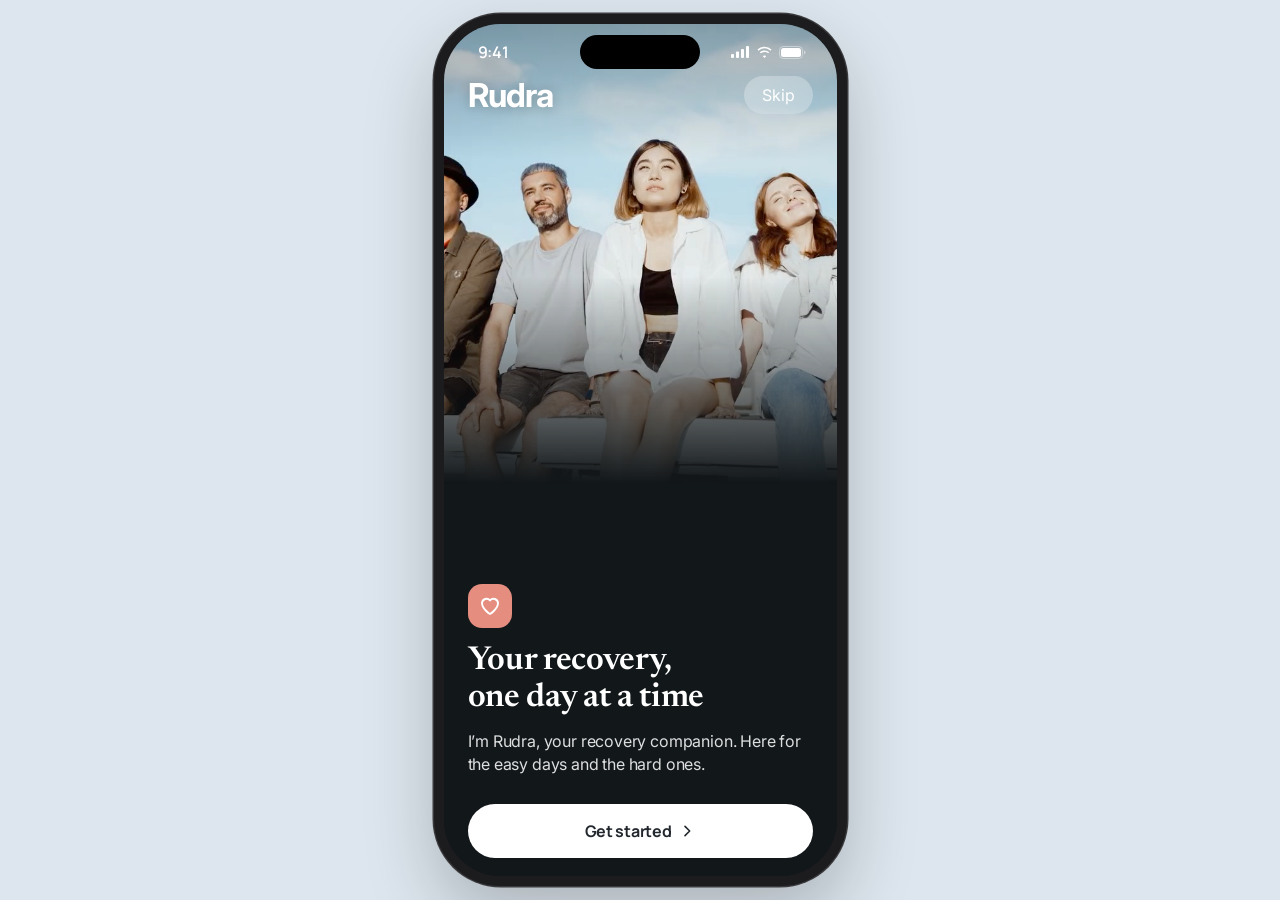
<file: index.html>
<!DOCTYPE html>
<html lang="en">
<head>
<meta charset="utf-8">
<meta name="viewport" content="width=device-width,initial-scale=1,viewport-fit=cover,user-scalable=no">
<meta name="theme-color" content="#F5F7F9">
<meta name="apple-mobile-web-app-capable" content="yes">
<meta name="apple-mobile-web-app-status-bar-style" content="default">
<title>Rudra Health</title>
<link rel="preconnect" href="https://fonts.googleapis.com">
<link rel="preconnect" href="https://fonts.gstatic.com" crossorigin>
<link href="https://fonts.googleapis.com/css2?family=Inter:wght@400;500;600;700&family=Newsreader:opsz,wght@6..72,400;6..72,500;6..72,600&family=Manrope:wght@500;600;700;800&display=swap" rel="stylesheet">
<link rel="stylesheet" href="styles.css?v=235">
<link rel="stylesheet" href="theme.css?v=236">
<link rel="stylesheet" href="ios.css?v=115">
<link rel="stylesheet" href="soft.css?v=197">
<link rel="stylesheet" href="modules.css?v=191">
<link rel="stylesheet" href="dark.css?v=105">
<link rel="stylesheet" href="intro.css?v=117">
<link rel="stylesheet" href="welcome.css?v=200">
<link rel="stylesheet" href="weekly.css?v=107">
<link rel="stylesheet" href="community.css?v=180">
<link rel="stylesheet" href="outline.css?v=137">
<script>try{var s=JSON.parse(localStorage.getItem("rudra_mobile_v1")||"{}");if(s.onboarded&&!/notrigger|nogate/.test(location.search))document.documentElement.classList.add("gated")}catch(e){}</script>
<script>(function(){function f(){var k=Math.min(1,(innerHeight-24)/872,(innerWidth-24)/413);document.documentElement.style.setProperty("--ps",Math.max(.4,k).toFixed(3))}f();addEventListener("resize",f)})()</script>
</head>
<body>
<div id="phone" class="phone">
  <div class="statusbar" aria-hidden="true"><b>9:41</b><span><svg width="19" height="12" viewBox="0 0 19 12" fill="currentColor"><rect x="0" y="8" width="3" height="4" rx="1"/><rect x="5" y="5.5" width="3" height="6.5" rx="1"/><rect x="10" y="3" width="3" height="9" rx="1"/><rect x="15" y="0" width="3" height="12" rx="1"/></svg><svg width="17" height="12" viewBox="0 0 17 12" fill="currentColor"><path d="M8.5 2.3c2.3 0 4.4.9 6 2.4l1-1.1A10.5 10.5 0 0 0 8.5.8 10.5 10.5 0 0 0 1.5 3.6l1 1.1a8.9 8.9 0 0 1 6-2.4zm0 3.6c1.4 0 2.7.5 3.700 1.4l1-1.100A7 7 0 0 0 8.500 4.400a7 7 0 0 0-4.700 1.800l1 1.100c1-.9 2.300-1.400 3.700-1.400zm0 3.500c.7 0 1.300.3 1.800.7L8.500 12 6.700 10.100c.5-.4 1.100-.7 1.800-.7z"/></svg><svg width="28" height="13" viewBox="0 0 28 13" fill="none"><rect x=".5" y=".5" width="23" height="12" rx="3.800" stroke="currentColor" opacity=".4"/><rect x="2" y="2" width="20" height="9" rx="2.500" fill="currentColor"/><path d="M25 4.500v4c.8-.3 1.500-1.100 1.500-2s-.7-1.700-1.500-2z" fill="currentColor" opacity=".45"/></svg></span></div>
  <div id="views"></div>
  <nav id="nav" class="nav" hidden></nav>
  <div id="toast" class="toast" role="status" aria-live="polite"></div>
</div>
<script src="app.js?v=323"></script>
<script src="tools.js?v=326x"></script>
<script src="survey.js?v=297"></script>
<script src="modules.js?v=231"></script>
<script src="onboarding.js?v=288"></script>
<script src="weekly.js?v=103"></script>
<script src="flows.js?v=107"></script>
<script src="community.js?v=130"></script>
</body>
</html>
</file>
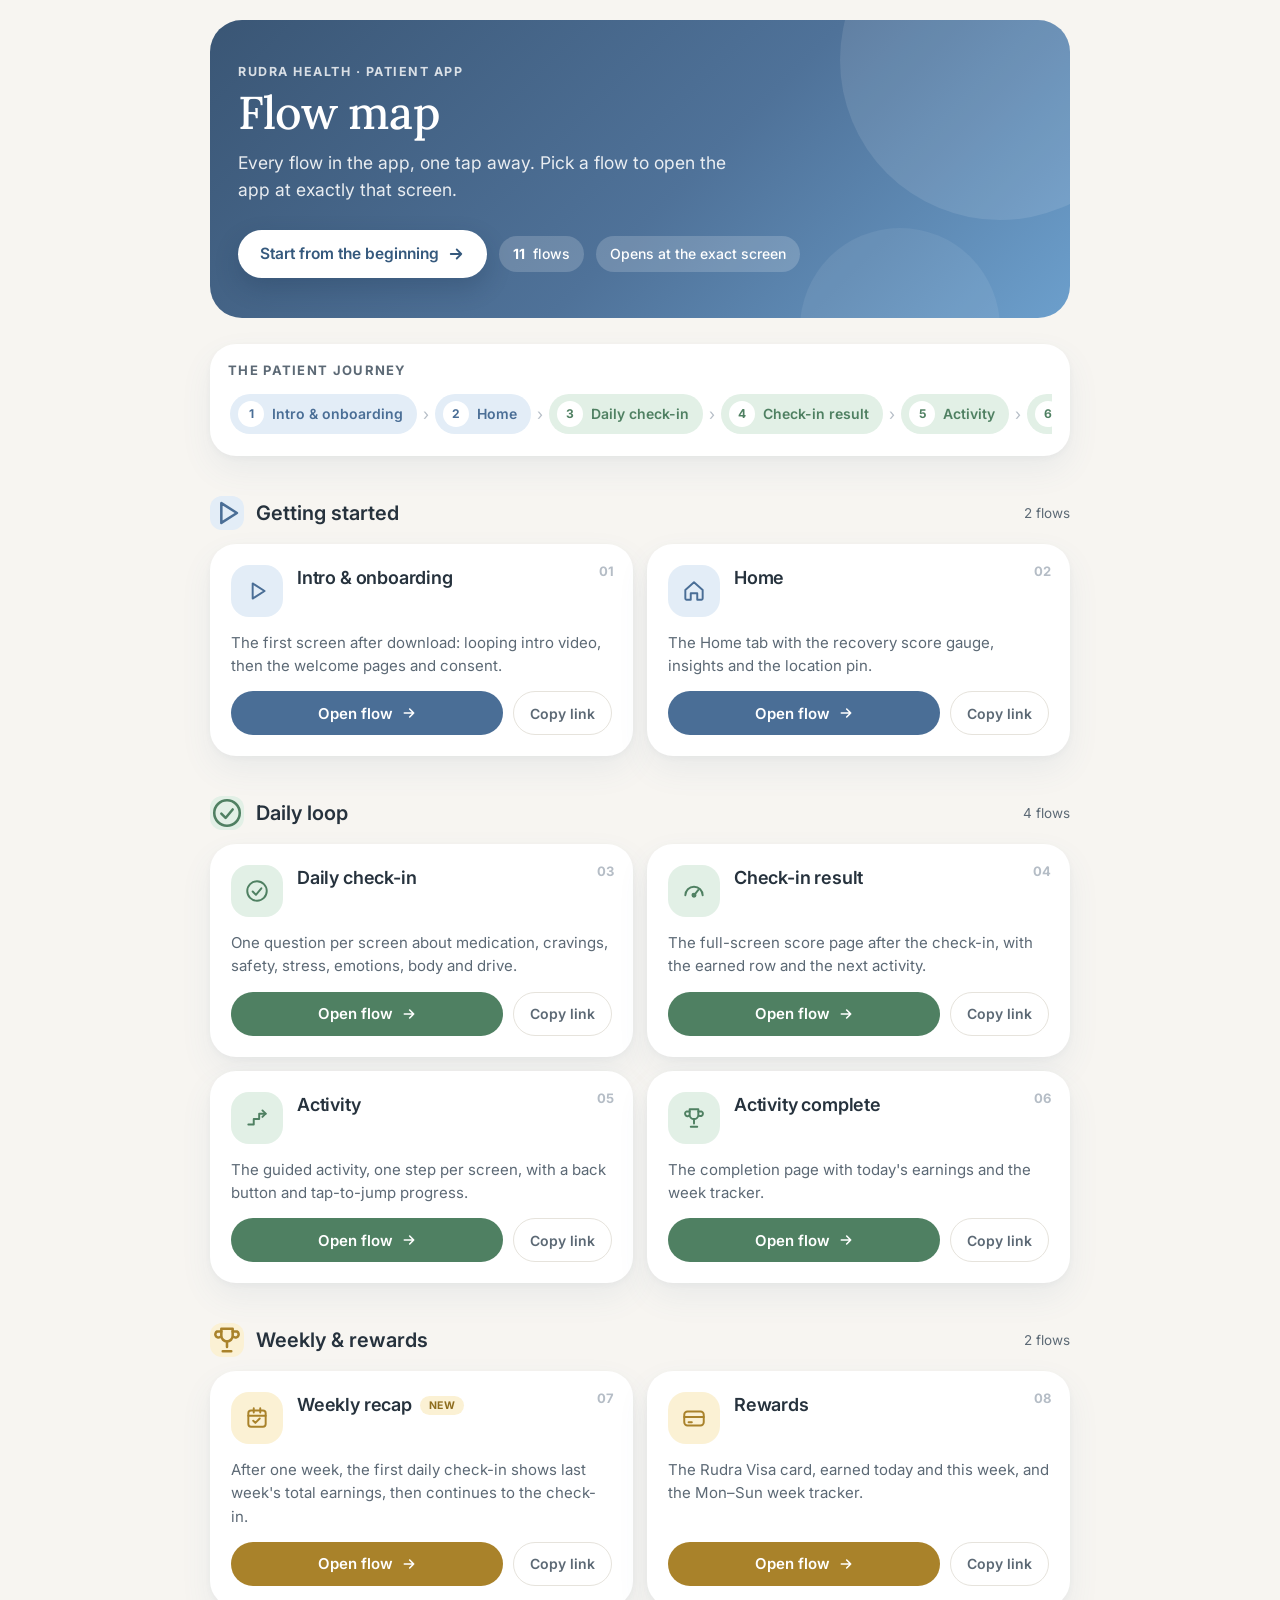
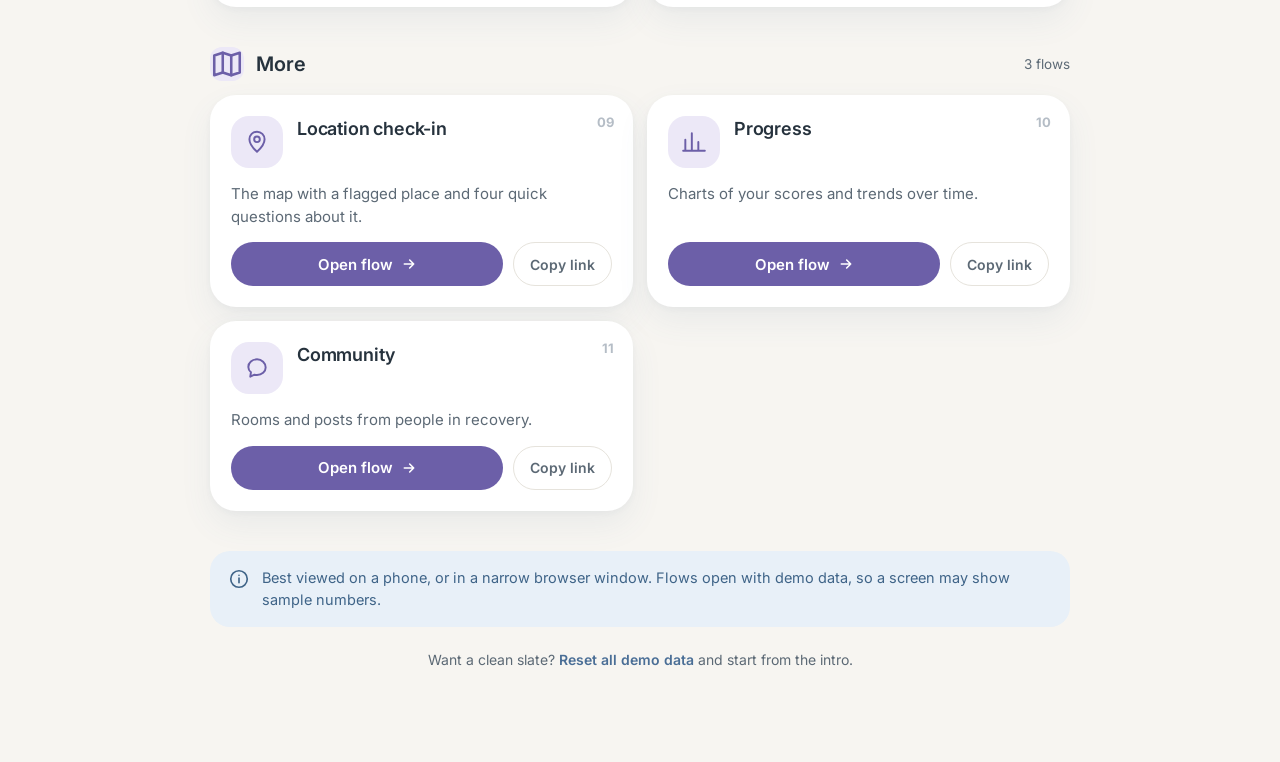
<file: flows.html>
<!doctype html>
<html lang="en">
<head>
<meta charset="utf-8">
<meta name="viewport" content="width=device-width,initial-scale=1">
<title>Rudra Health · Flow map</title>
<link rel="preconnect" href="https://fonts.googleapis.com">
<link rel="preconnect" href="https://fonts.gstatic.com" crossorigin>
<link href="https://fonts.googleapis.com/css2?family=Inter:wght@400;500;600;700&family=Lora:wght@500;600&display=swap" rel="stylesheet">
<style>
:root{--bg:#F7F5F1;--card:#fff;--ink:#26323D;--sub:#5C6975;--line:#E6E3DC;--blue:#4A6E96;--dark:#35597D}
*{box-sizing:border-box}
html{scroll-behavior:smooth}
body{margin:0;background:var(--bg);color:var(--ink);font-family:'Inter',system-ui,sans-serif;-webkit-font-smoothing:antialiased}
a{color:inherit;text-decoration:none}
.wrap{max-width:900px;margin:0 auto;padding:0 20px 80px}

/* hero */
.hero{position:relative;overflow:hidden;margin:20px 0 0;padding:44px 28px 40px;border-radius:32px;background:linear-gradient(135deg,#3A5675 0%,#4F7299 55%,#6C9FCC 100%);color:#fff}
.hero::before,.hero::after{content:"";position:absolute;border-radius:50%;background:rgba(255,255,255,.1)}
.hero::before{width:320px;height:320px;right:-90px;top:-120px}
.hero::after{width:200px;height:200px;right:70px;bottom:-110px;background:rgba(255,255,255,.07)}
.eyebrow{position:relative;font-size:12.5px;font-weight:700;letter-spacing:.12em;text-transform:uppercase;color:rgba(255,255,255,.8)}
h1{position:relative;margin:10px 0 12px;font-family:'Lora',Georgia,serif;font-size:46px;line-height:1.05;font-weight:500;letter-spacing:-.02em}
.lead{position:relative;margin:0;max-width:520px;font-size:17.5px;line-height:1.55;color:rgba(255,255,255,.88)}
.hero-row{position:relative;display:flex;flex-wrap:wrap;gap:12px;align-items:center;margin-top:26px}
.btn{display:inline-flex;align-items:center;gap:8px;height:48px;padding:0 22px;border-radius:24px;background:#fff;color:var(--dark);font-size:15.5px;font-weight:600;box-shadow:0 10px 24px rgba(20,40,70,.22);transition:transform .15s}
.btn:hover{transform:translateY(-2px)}
.stat{display:inline-flex;align-items:center;gap:8px;height:36px;padding:0 14px;border-radius:18px;background:rgba(255,255,255,.18);font-size:14px;font-weight:500}
.stat b{font-weight:700}

/* journey strip */
.jr{margin-top:26px;padding:18px 18px 14px;border-radius:26px;background:var(--card);box-shadow:0 2px 6px rgba(52,80,107,.04),0 14px 32px rgba(74,110,150,.08)}
.jr h2{margin:0 0 12px;font-size:13px;font-weight:700;letter-spacing:.1em;text-transform:uppercase;color:var(--sub)}
.jr-row{display:flex;align-items:center;gap:6px;overflow-x:auto;padding:4px 2px 8px;scrollbar-width:thin}
.jr-row a{flex:none;display:inline-flex;align-items:center;gap:8px;height:40px;padding:0 14px 0 8px;border-radius:20px;background:var(--t);color:var(--c);font-size:14px;font-weight:600;transition:transform .15s,box-shadow .15s;white-space:nowrap}
.jr-row a:hover{transform:translateY(-2px);box-shadow:0 8px 18px rgba(52,80,107,.14)}
.jr-row a i{display:grid;place-items:center;width:26px;height:26px;border-radius:50%;background:#fff;font-style:normal;font-size:12px;font-weight:700}
.jr-row .ar{flex:none;color:#B5BDC6;font-size:16px}

/* sections */
.sec{margin-top:40px}
.sec-h{display:flex;align-items:center;gap:12px;margin:0 0 14px}
.sec-h span{display:grid;place-items:center;width:34px;height:34px;border-radius:12px;background:var(--t);color:var(--c)}
.sec-h h2{margin:0;font-size:20px;font-weight:600}
.sec-h small{margin-left:auto;font-size:13.5px;color:var(--sub)}
.grid{display:grid;grid-template-columns:1fr;gap:14px}
@media(min-width:700px){.grid{grid-template-columns:1fr 1fr}}
.card{position:relative;display:flex;flex-direction:column;gap:14px;padding:20px;border-radius:26px;background:var(--card);box-shadow:0 2px 6px rgba(52,80,107,.04),0 14px 32px rgba(74,110,150,.08);border:1.5px solid transparent;transition:transform .18s,border-color .18s,box-shadow .18s;scroll-margin-top:20px}
.card:hover{transform:translateY(-3px);border-color:var(--c);box-shadow:0 2px 6px rgba(52,80,107,.05),0 20px 40px rgba(74,110,150,.14)}
.card-top{display:flex;align-items:flex-start;gap:14px}
.ic{flex:none;display:grid;place-items:center;width:52px;height:52px;border-radius:18px;background:var(--t);color:var(--c)}
.ic svg{width:26px;height:26px}
.card h3{margin:2px 0 0;font-size:18px;font-weight:600;letter-spacing:-.01em}
.n{position:absolute;top:18px;right:18px;font-size:13px;font-weight:700;color:#B5BDC6}
.new{display:inline-block;margin-left:8px;padding:3px 9px;border-radius:999px;background:#FBF1D4;color:#8E6D1E;font-size:10.5px;font-weight:700;letter-spacing:.05em;text-transform:uppercase;vertical-align:2px}
.card p{margin:0;font-size:15px;line-height:1.55;color:var(--sub);flex:1}
.acts{display:flex;gap:10px;align-items:center}
.open{flex:1;display:inline-flex;align-items:center;justify-content:center;gap:8px;height:44px;border-radius:22px;background:var(--c);color:#fff;font-size:15px;font-weight:600}
.cp{flex:none;display:inline-flex;align-items:center;gap:6px;height:44px;padding:0 16px;border-radius:22px;border:1.5px solid var(--line);background:#fff;color:var(--sub);font:600 14px 'Inter',sans-serif;cursor:pointer;transition:border-color .15s,color .15s}
.cp:hover{border-color:var(--c);color:var(--c)}
.cp.ok{border-color:#5E9A74;color:#3F6B4E;background:#EAF4EC}

.tip{display:flex;gap:12px;align-items:flex-start;margin-top:40px;padding:16px 18px;border-radius:20px;background:#E8F0F8;color:#3F6488;font-size:14.5px;line-height:1.55}
.tip svg{flex:none;width:22px;height:22px;margin-top:1px}
.foot{margin-top:24px;text-align:center;font-size:14px;color:var(--sub)}
.foot a{color:var(--blue);font-weight:600}
</style>
</head>
<body>
<main class="wrap">
  <header class="hero">
    <div class="eyebrow">Rudra Health · Patient app</div>
    <h1>Flow map</h1>
    <p class="lead">Every flow in the app, one tap away. Pick a flow to open the app at exactly that screen.</p>
    <div class="hero-row">
      <a class="btn" id="start" href="#">Start from the beginning
        <svg width="18" height="18" viewBox="0 0 24 24" fill="none" stroke="currentColor" stroke-width="2.4" stroke-linecap="round" stroke-linejoin="round"><path d="M5 12h14M13 6l6 6-6 6"/></svg></a>
      <span class="stat"><b id="count">11</b> flows</span><span class="stat">Opens at the exact screen</span>
    </div>
  </header>

  <section class="jr" aria-label="The patient journey">
    <h2>The patient journey</h2>
    <div class="jr-row" id="journey"></div>
  </section>

  <div id="sections"></div>

  <div class="tip">
    <svg viewBox="0 0 24 24" fill="none" stroke="currentColor" stroke-width="1.8" stroke-linecap="round" stroke-linejoin="round"><circle cx="12" cy="12" r="9"/><path d="M12 11v5M12 8v.01"/></svg>
    <span>Best viewed on a phone, or in a narrow browser window. Flows open with demo data, so a screen may show sample numbers.</span>
  </div>
  <p class="foot">Want a clean slate? <a href="index.html?reset=1&nogate=1&notrigger=1">Reset all demo data</a> and start from the intro.</p>
</main>

<script>
const ICON = {
  play: '<path d="M8 5v14l11-7z"/>',
  home: '<path d="M4 11l8-7 8 7v8a1 1 0 0 1-1 1h-4v-6H9v6H5a1 1 0 0 1-1-1z"/>',
  check: '<circle cx="12" cy="12" r="9"/><path d="M8 12.5l3 3 5-6"/>',
  gauge: '<path d="M4 16a8 8 0 1 1 16 0"/><path d="M12 16l4-5"/><circle cx="12" cy="16" r="1.4"/>',
  steps: '<path d="M4 18h5v-5h5V8h6"/><path d="M17 5l3 3-3 3"/>',
  trophy: '<path d="M8 4h8v5a4 4 0 0 1-8 0z"/><path d="M8 6H5a2 2 0 0 0 2 4M16 6h3a2 2 0 0 1-2 4M12 13v4M9 20h6"/>',
  cal: '<rect x="4" y="5" width="16" height="15" rx="2.5"/><path d="M4 10h16M9 3v4M15 3v4"/><path d="M8.5 14.5l2 2 4-4"/>',
  card: '<rect x="3" y="6" width="18" height="13" rx="3"/><path d="M3 11h18M7 16h3"/>',
  pin: '<path d="M12 21s-7-6.2-7-11.5A7 7 0 0 1 19 9.5C19 14.8 12 21 12 21z"/><circle cx="12" cy="9.5" r="2.6"/>',
  chart: '<path d="M4 20V10M10 20V4M16 20v-8M22 20H2"/>',
  chat: '<path d="M12 4C7.6 4 4 7.1 4 11c0 2 .9 3.7 2.4 5L5.800 20l3.900-1.800c.7.200 1.500.3 2.300.3 4.400 0 8-3.100 8-7S16.400 4 12 4z"/>',
  map: '<path d="M9 4L3 6v14l6-2 6 2 6-2V4l-6 2z"/><path d="M9 4v14M15 6v14"/>'
};
const G = {
  start: { name: 'Getting started', c: '#4A6E96', t: '#E3EDF7', ic: 'play', note: '2 flows' },
  daily: { name: 'Daily loop', c: '#4F8062', t: '#E2F0E6', ic: 'check', note: '4 flows' },
  week: { name: 'Weekly & rewards', c: '#A9822A', t: '#FBF1D4', ic: 'trophy', note: '2 flows' },
  more: { name: 'More', c: '#6C5FA8', t: '#ECE8F7', ic: 'map', note: '3 flows' }
};
const Q = '&nogate=1&notrigger=1';
const FLOWS = [
  { g: 'start', t: 'Intro & onboarding', d: 'The first screen after download: looping intro video, then the welcome pages and consent.', href: 'index.html?reset=1' + Q, ic: 'play' },
  { g: 'start', t: 'Home', d: 'The Home tab with the recovery score gauge, insights and the location pin.', href: 'index.html?flow=home' + Q, ic: 'home' },
  { g: 'daily', t: 'Daily check-in', d: 'One question per screen about medication, cravings, safety, stress, emotions, body and drive.', href: 'index.html?flow=checkin' + Q, ic: 'check' },
  { g: 'daily', t: 'Check-in result', d: 'The full-screen score page after the check-in, with the earned row and the next activity.', href: 'index.html?flow=result' + Q, ic: 'gauge' },
  { g: 'daily', t: 'Activity', d: 'The guided activity, one step per screen, with a back button and tap-to-jump progress.', href: 'index.html?flow=activity' + Q, ic: 'steps' },
  { g: 'daily', t: 'Activity complete', d: 'The completion page with today\'s earnings and the week tracker.', href: 'index.html?flow=complete' + Q, ic: 'trophy' },
  { g: 'week', t: 'Weekly recap', d: 'After one week, the first daily check-in shows last week\'s total earnings, then continues to the check-in.', href: 'index.html?flow=weekly' + Q, ic: 'cal', isNew: true },
  { g: 'week', t: 'Rewards', d: 'The Rudra Visa card, earned today and this week, and the Mon–Sun week tracker.', href: 'index.html?flow=rewards' + Q, ic: 'card' },
  { g: 'more', t: 'Location check-in', d: 'The map with a flagged place and four quick questions about it.', href: 'index.html?flow=location' + Q, ic: 'pin' },
  { g: 'more', t: 'Progress', d: 'Charts of your scores and trends over time.', href: 'index.html?flow=progress' + Q, ic: 'chart' },
  { g: 'more', t: 'Community', d: 'Rooms and posts from people in recovery.', href: 'index.html?flow=community' + Q, ic: 'chat' }
];
const svg = k => `<svg viewBox="0 0 24 24" fill="none" stroke="currentColor" stroke-width="1.8" stroke-linecap="round" stroke-linejoin="round">${ICON[k]}</svg>`;
FLOWS.forEach((f, i) => f.n = i + 1);
document.getElementById('count').textContent = FLOWS.length;
document.getElementById('start').href = FLOWS[0].href;

// journey strip: the order a patient meets the flows
const JR = [1, 2, 3, 4, 5, 6, 8, 7];
document.getElementById('journey').innerHTML = JR.map((n, i) => { const f = FLOWS[n - 1], g = G[f.g];
  return (i ? '<span class="ar">›</span>' : '') + `<a href="#f${n}" style="--c:${g.c};--t:${g.t}"><i>${n}</i>${f.t}</a>`; }).join('');

// sections
document.getElementById('sections').innerHTML = Object.keys(G).map(k => { const g = G[k], list = FLOWS.filter(f => f.g === k);
  return `<section class="sec" style="--c:${g.c};--t:${g.t}"><div class="sec-h"><span>${svg(g.ic)}</span><h2>${g.name}</h2><small>${list.length} flow${list.length > 1 ? 's' : ''}</small></div><div class="grid">${list.map(f =>
    `<article class="card" id="f${f.n}"><span class="n">${String(f.n).padStart(2, '0')}</span><div class="card-top"><span class="ic">${svg(f.ic)}</span><div><h3>${f.t}${f.isNew ? '<span class="new">New</span>' : ''}</h3></div></div><p>${f.d}</p>
      <div class="acts"><a class="open" href="${f.href}">Open flow <svg width="16" height="16" viewBox="0 0 24 24" fill="none" stroke="currentColor" stroke-width="2.4" stroke-linecap="round" stroke-linejoin="round"><path d="M5 12h14M13 6l6 6-6 6"/></svg></a><button class="cp" type="button" data-h="${f.href}">Copy link</button></div></article>`).join('')}</div></section>`; }).join('');

// copy link
document.addEventListener('click', e => { const b = e.target.closest('.cp'); if (!b) return;
  const url = new URL(b.dataset.h, location.href).href, done = () => { b.classList.add('ok'); b.textContent = 'Copied'; setTimeout(() => { b.classList.remove('ok'); b.textContent = 'Copy link'; }, 1600); };
  if (navigator.clipboard && navigator.clipboard.writeText) navigator.clipboard.writeText(url).then(done, () => window.prompt('Copy this link', url));
  else window.prompt('Copy this link', url); });
</script>
</body>
</html>
</file>
<file: styles.css>
:root{
  --cream:#FAF8F6;--beige:#F3ECE6;--taupe:#E8DDD4;
  --espresso:#3A3330;--brown:#6B5E56;--muted:#8A7D75;--t4:#B0A69D;
  --rose:#C4A088;--rose-dk:#B58E76;
  --sage:#6E9E80;--sage-dk:#4E7B5E;--sage-lt:#E7F0EA;
  --coral:#D4736A;--coral-lt:#F5E0DD;
  --gold:#C9A84C;--gold-dk:#9A7C28;--gold-lt:#FBF4E2;
  --forest:#24473E;--forest-dk:#1A332C;
  --peach:#FBE6E3;--sky:#CFE3F5;--mint:#FDF1DB;--lav:#FBE6E3;--butter:#FBEFB8;
  --serif:'Cormorant Garamond',Georgia,serif;--ui:'Josefin Sans','Helvetica Neue',sans-serif;
  --sat:env(safe-area-inset-top,0px);--sab:env(safe-area-inset-bottom,0px);
}
*,*::before,*::after{box-sizing:border-box;margin:0;padding:0;-webkit-tap-highlight-color:transparent}
html,body{height:100%}
body{font-family:var(--ui);background:var(--taupe);color:var(--espresso);-webkit-font-smoothing:antialiased;display:flex;align-items:center;justify-content:center;overflow:hidden}
button{font:inherit;color:inherit;background:none;border:0;cursor:pointer}
input{font:inherit}
svg{display:block}

/* ── phone shell: edge-to-edge on phones, framed on desktop ── */
.phone{position:relative;width:100vw;height:100dvh;background:var(--cream);overflow:hidden}
@media (min-width:481px){
  .phone{width:392px;height:min(844px,calc(100vh - 32px));border-radius:44px;border:8px solid var(--espresso);box-shadow:0 40px 90px rgba(58,51,48,.22)}
}
#views{position:absolute;inset:0}
.view{position:absolute;inset:0;overflow-y:auto;overflow-x:hidden;padding-bottom:calc(110px + var(--sab));scrollbar-width:none;background:var(--cream)}
.view::-webkit-scrollbar{display:none}
.view[hidden]{display:none}
.view.dark{background:#0E0C0B;color:#fff}
.view.noscroll{overflow:hidden;padding-bottom:0}

h1,h2,h3{font-family:var(--serif);font-weight:500;letter-spacing:-.01em}
.eyebrow{font-size:12px;font-weight:600;letter-spacing:.16em;text-transform:uppercase;color:var(--brown)}
.muted{color:var(--muted)}
.pad{padding:0 20px}

/* ── buttons ── */
.btn{display:flex;align-items:center;justify-content:center;gap:8px;width:100%;height:54px;border-radius:27px;background:var(--forest);color:#fff;font-weight:600;font-size:16px;letter-spacing:.02em;transition:transform .12s,opacity .2s}
.btn:active{transform:scale(.97)}
.btn.ghost{background:transparent;color:var(--brown);height:44px;font-weight:500}
.btn.light{background:#fff;color:var(--forest)}
.btn.warm{background:var(--rose-dk)}
.btn[disabled]{opacity:.4;pointer-events:none}
.icon-btn{width:40px;height:40px;border-radius:50%;display:grid;place-items:center;background:rgba(255,255,255,.18);color:inherit}
.icon-btn.solid{background:var(--beige);color:var(--espresso)}

/* ── hero (home) ── */
.hero{position:relative;background:var(--forest);color:#fff;padding:calc(var(--sat) + 16px) 22px 0;height:268px;overflow:hidden}
.hero-top{display:flex;justify-content:space-between;align-items:center;position:relative;z-index:2}
.logo{font-size:12px;letter-spacing:.38em;text-transform:uppercase;font-weight:500}
.help-pill{display:flex;align-items:center;gap:6px;background:var(--coral);color:#fff;font-weight:600;font-size:12px;letter-spacing:.06em;padding:8px 14px;border-radius:20px}
.hero h1{font-size:42px;line-height:1.05;margin-top:30px;position:relative;z-index:2;max-width:260px}
.hero-art{position:absolute;right:0;bottom:0;width:100%;height:150px;z-index:1}
.chips{display:flex;gap:10px;padding:16px 20px 4px;position:relative;z-index:3}
.chip{display:flex;align-items:center;gap:7px;background:#fff;border-radius:20px;padding:9px 14px;font-weight:600;font-size:16px;box-shadow:none}
.chip b{font-weight:700}
.sec{padding:22px 20px 0}
.sec-h{display:flex;justify-content:space-between;align-items:baseline;margin-bottom:12px}

/* ── cards ── */
.card{background:#fff;border-radius:24px;padding:20px;box-shadow:none}
.card.center{text-align:center}
.ci-card{background:#fff;border-radius:26px;padding:22px;box-shadow:none;position:relative;overflow:hidden}
.ci-card h2{font-size:26px;line-height:1.1;margin:10px 0 8px}
.ci-card p{color:var(--brown);font-size:16px;line-height:1.5;margin-bottom:18px}
.reward-row{display:flex;gap:10px;margin-bottom:18px}
.reward-tile{flex:1;border-radius:16px;padding:12px 10px;text-align:center;font-size:12px;font-weight:600;color:var(--brown)}
.reward-tile b{display:block;font-size:20px;font-family:var(--serif);color:var(--espresso);margin-bottom:2px}
.done-badge{display:inline-flex;align-items:center;gap:6px;background:var(--sage-lt);color:var(--sage-dk);font-weight:600;font-size:12px;padding:6px 12px;border-radius:14px}

.coach-card{display:flex;gap:14px;align-items:flex-start;background:var(--beige);border-radius:22px;padding:16px}
.coach-card .bubble{flex:1;font-size:16px;line-height:1.5;color:var(--espresso)}
.coach-card .who{font-size:12px;font-weight:600;letter-spacing:.12em;text-transform:uppercase;color:var(--rose-dk);margin-bottom:4px}
.hscroll{display:flex;gap:12px;overflow-x:auto;padding:0 20px;margin:0 -20px;scrollbar-width:none;scroll-snap-type:x mandatory}
.hscroll::-webkit-scrollbar{display:none}
.mini-tile{flex:0 0 150px;height:128px;border-radius:26px;padding:16px;color:#fff;display:flex;flex-direction:column;justify-content:flex-end;scroll-snap-align:start;position:relative;overflow:hidden}
.mini-tile b{font-family:var(--serif);font-size:20px;font-weight:500;line-height:1.05}
.mini-tile span{font-size:12px;opacity:.8;margin-top:3px}
.demo-strip{margin:22px 20px 0;padding:14px;border:1.5px dashed var(--taupe);border-radius:18px}
.demo-strip .eyebrow{display:block;margin-bottom:10px;font-size:12px}
.seg{display:flex;gap:6px;flex-wrap:wrap}
.seg button{padding:8px 13px;border-radius:16px;background:var(--beige);font-weight:600;font-size:12px;color:var(--brown)}
.seg button.on{background:var(--forest);color:#fff}

/* ── floating nav pill ── */
.nav{position:absolute;left:18px;right:18px;bottom:calc(14px + var(--sab));height:64px;border-radius:32px;background:rgba(36,28,26,.94);backdrop-filter:blur(14px);-webkit-backdrop-filter:blur(14px);display:flex;padding:6px;gap:4px;z-index:30;box-shadow:none}
.nav[hidden]{display:none}
.nav button{flex:1;border-radius:26px;display:flex;flex-direction:column;align-items:center;justify-content:center;gap:2px;color:rgba(255,255,255,.55);font-size:12px;font-weight:600;letter-spacing:.04em;transition:background .2s,color .2s}
.nav button.on{background:rgba(255,255,255,.14);color:#fff}

/* ── layers (check-in, tools, players, sheets) ── */
.layer{position:absolute;inset:0;z-index:50;background:var(--cream);overflow-y:auto;overflow-x:hidden;transform:translateY(24px);opacity:0;transition:transform .28s cubic-bezier(.2,.8,.2,1),opacity .22s;scrollbar-width:none;display:flex;flex-direction:column}
.layer::-webkit-scrollbar{display:none}
.layer.in{transform:none;opacity:1}
.layer.dark{background:#0E0C0B;color:#fff}
.layer.sheet-wrap{background:rgba(30,22,20,.45);justify-content:flex-end;transform:none;overflow:hidden}
.layer-top{display:flex;align-items:center;gap:12px;padding:calc(var(--sat) + 14px) 18px 8px;flex-shrink:0}
.layer-top h3{font-size:20px;flex:1;text-align:center;margin-right:40px}
.layer-body{flex:1;padding:8px 20px calc(24px + var(--sab));display:flex;flex-direction:column}
.sheet{background:var(--cream);border-radius:28px 28px 0 0;padding:22px 20px calc(24px + var(--sab));max-height:86%;overflow-y:auto;animation:up .3s cubic-bezier(.2,.8,.2,1)}
@keyframes up{from{transform:translateY(60px);opacity:0}to{transform:none;opacity:1}}
.sheet h2{font-size:26px;margin-bottom:6px}
.help-row{display:flex;align-items:center;gap:14px;background:#fff;border-radius:18px;padding:14px 16px;margin-top:10px;width:100%;text-align:left;box-shadow:none}
.help-row .ico{width:42px;height:42px;border-radius:50%;display:grid;place-items:center;flex-shrink:0}
.help-row b{display:block;font-size:16px}
.help-row span.d{font-size:12px;color:var(--muted)}

/* ── onboarding ── */
.onb{display:flex;flex-direction:column;height:100%;background:#fff}
.onb h2{text-align:center;font-family:var(--ui);font-weight:600;font-size:20px;padding:calc(var(--sat) + 28px) 20px 0}
.onb .sub{text-align:center;color:#4A5FA8;font-weight:600;font-size:20px;margin:14px 0 16px}
.slides{flex:1;display:flex;overflow-x:auto;scroll-snap-type:x mandatory;scrollbar-width:none;min-height:0}
.slides::-webkit-scrollbar{display:none}
.slide{flex:0 0 100%;scroll-snap-align:center;padding:0 34px;display:flex;flex-direction:column}
.slide .art{flex:1;border-radius:22px;display:grid;place-items:center;max-height:340px;min-height:240px;position:relative;overflow:hidden}
.slide .art::after{content:"";position:absolute;right:-30px;bottom:-30px;width:120px;height:120px;border-radius:50%;border:14px solid rgba(255,255,255,.35);box-shadow:0 0 0 14px rgba(255,255,255,.2)}
.slide h3{font-family:var(--ui);font-weight:600;font-size:26px;text-align:center;margin:26px 0 10px}
.slide p{text-align:center;color:#5B5450;font-size:16px;line-height:1.55;padding:0 4px}
.onb-foot{position:relative;height:120px;flex-shrink:0;overflow:hidden}
.onb-foot::before{content:"";position:absolute;right:-60px;bottom:-60px;width:260px;height:150px;background:#F1F7FD;border-radius:50% 0 0 0}
.dots{position:absolute;left:24px;top:30px;display:flex;gap:7px;align-items:center}
.dots i{width:9px;height:9px;border-radius:50%;background:#FCE8CF;transition:all .25s}
.dots i.on{width:34px;border-radius:6px;background:#F2A93B}
.dots i.past{background:#F2A93B}
.skip{position:absolute;right:22px;bottom:22px;width:64px;height:64px;border-radius:50%;background:#F2A93B;color:#fff;font-weight:600;font-size:16px;box-shadow:none}
.skip.go{width:auto;padding:0 22px;border-radius:32px}

/* ── setup ── */
.setup{padding:calc(var(--sat) + 40px) 24px 30px;min-height:100%;display:flex;flex-direction:column;background:var(--cream)}
.setup h1{font-size:42px;line-height:1.05;margin-bottom:10px}
.setup p.lead{color:var(--brown);font-size:16px;line-height:1.5;margin-bottom:26px}
.field{width:100%;height:58px;border-radius:18px;border:1.5px solid var(--taupe);background:#fff;padding:0 18px;font-size:20px;color:var(--espresso);outline:none}
.field:focus{border-color:var(--rose)}
.coach-opts{display:flex;flex-direction:column;gap:12px;margin-bottom:22px}
.coach-opt{display:flex;align-items:center;gap:14px;background:#fff;border:2px solid transparent;border-radius:20px;padding:14px;text-align:left;box-shadow:none;transition:border-color .15s}
.coach-opt.on{border-color:var(--sage)}
.coach-opt b{display:block;font-size:16px}
.coach-opt span{font-size:12px;color:var(--muted)}
.pill-row{display:flex;gap:8px;flex-wrap:wrap;margin:8px 0 24px}
.pill{padding:10px 16px;border-radius:20px;background:#fff;border:1.5px solid var(--taupe);font-weight:600;font-size:16px;color:var(--brown)}
.pill.on{background:var(--forest);border-color:var(--forest);color:#fff}

/* ── check-in ── */
.ci-bar{height:6px;background:var(--taupe);border-radius:3px;margin:0 18px;overflow:hidden;flex-shrink:0}
.ci-bar i{display:block;height:100%;background:var(--sage);border-radius:3px;transition:width .35s}
.q-wrap{flex:1;display:flex;flex-direction:column;padding:26px 22px calc(24px + var(--sab));animation:slideIn .32s cubic-bezier(.2,.8,.2,1)}
@keyframes slideIn{from{transform:translateX(34px);opacity:0}to{transform:none;opacity:1}}
.q-count{font-size:12px;font-weight:600;letter-spacing:.14em;text-transform:uppercase;color:var(--rose-dk)}
.q-text{font-size:33px;line-height:1.1;margin:10px 0 8px}
.q-tip{font-size:12px;color:var(--muted);line-height:1.45;margin-bottom:6px;display:flex;gap:8px}
.q-memory{font-size:12px;color:var(--sage-dk);background:var(--sage-lt);border-radius:12px;padding:8px 12px;margin-bottom:4px}
.opts{display:flex;flex-direction:column;gap:11px;margin-top:20px}
.opt{display:flex;align-items:center;gap:14px;background:#fff;border:2px solid transparent;border-radius:20px;padding:0 18px;height:60px;font-size:16px;font-weight:500;text-align:left;box-shadow:none;transition:all .18s}
.opt i{width:14px;height:14px;border-radius:50%;flex-shrink:0}
.opt.sel{border-color:var(--sage);background:var(--sage-lt);transform:scale(1.02)}
.big-emoji{width:84px;height:84px;border-radius:30px;display:grid;place-items:center;margin-bottom:6px}

/* score */
.score-card{background:#fff;border-radius:24px;padding:20px 18px 14px;box-shadow:none}
.score-card h3{font-family:var(--ui);font-weight:600;font-size:20px}
.gauge{position:relative;width:230px;height:200px;margin:2px auto 0}
.gauge svg{width:230px;height:230px;margin-top:-14px}
.gauge .num{position:absolute;left:0;right:0;top:66px;text-align:center}
.gauge .num b{font-size:53px;font-weight:700;display:block;line-height:1}
.gauge .num span{font-size:16px;color:var(--muted)}
.delta{text-align:center;font-size:12px;font-weight:600;margin:-6px 0 6px}
.str-h{display:flex;justify-content:space-between;align-items:baseline;margin:24px 2px 6px}
.str-h h3{font-family:var(--ui);font-weight:600;font-size:20px}
.str{padding:11px 2px 10px;border-bottom:1px solid #EFE8E2}
.str:last-child{border-bottom:0}
.str-r{display:flex;justify-content:space-between;font-size:16px;color:#8E8680}
.str-r b{color:var(--espresso);font-size:16px}
.str-bar{height:7px;border-radius:4px;background:#E8E4E0;margin-top:8px;overflow:hidden}
.str-bar i{display:block;height:100%;width:0;border-radius:4px;transition:width .9s cubic-bezier(.2,.8,.2,1)}
.coach-panel{background:var(--beige);border-radius:22px;padding:16px;margin-top:18px}
.coach-panel .head{display:flex;gap:12px;align-items:center;margin-bottom:10px}
.msg-coach{background:#fff;border-radius:6px 18px 18px 18px;padding:12px 14px;font-size:16px;line-height:1.5;margin-bottom:8px;animation:pop .25s}
.msg-me{background:var(--forest);color:#fff;border-radius:18px 6px 18px 18px;padding:10px 14px;font-size:16px;margin:0 0 8px auto;width:fit-content;max-width:85%;animation:pop .25s}
@keyframes pop{from{transform:scale(.94);opacity:0}to{transform:none;opacity:1}}
.qr{display:flex;gap:8px;flex-wrap:wrap;margin-top:6px}
.qr button{background:#fff;border:1.5px solid var(--rose);color:var(--rose-dk);font-weight:600;font-size:12px;padding:8px 14px;border-radius:18px}
.trend{margin-top:18px;background:#fff;border-radius:22px;padding:16px}
.rec-card{display:flex;gap:14px;align-items:center;border-radius:22px;padding:16px;color:#fff;margin-top:18px;text-align:left;width:100%}
.rec-card b{font-family:var(--serif);font-size:26px;font-weight:500;display:block;line-height:1.05}
.rec-card .d{font-size:12px;opacity:.85;margin-top:3px}
.lvl{display:inline-block;background:rgba(255,255,255,.22);padding:3px 9px;border-radius:10px;font-size:12px;font-weight:700;letter-spacing:.08em;margin-bottom:6px}

/* reward */
.reward-screen{align-items:center;text-align:center;padding-top:calc(var(--sat) + 40px)}
.coin{width:130px;height:130px;animation:bounce 1.2s ease-out}
@keyframes bounce{0%{transform:scale(0) rotate(-40deg)}55%{transform:scale(1.18) rotate(8deg)}100%{transform:none}}
.big-amt{font-family:var(--serif);font-size:53px;line-height:1;margin:14px 0 4px}
.break{width:100%;background:#fff;border-radius:20px;padding:6px 16px;margin:20px 0 14px}
.break div{display:flex;justify-content:space-between;padding:11px 0;border-bottom:1px solid #F0E9E3;font-size:16px}
.break div:last-child{border-bottom:0;font-weight:700}
.prog{height:10px;background:var(--taupe);border-radius:5px;overflow:hidden;width:100%}
.prog i{display:block;height:100%;background:var(--gold);border-radius:5px;transition:width 1s}

/* ── tools ── */
.tools-head{display:flex;justify-content:space-between;align-items:center;padding:calc(var(--sat) + 20px) 18px 10px}
.tools-head h1{font-size:42px;color:#fff}
.tools-sub{padding:0 18px 12px;color:rgba(255,255,255,.55);font-size:16px;line-height:1.45}
.tgrid{display:grid;grid-template-columns:1fr 1fr;gap:10px;padding:0 10px}
.tile{aspect-ratio:1/1.02;border-radius:42px;padding:16px;display:flex;flex-direction:column;align-items:center;justify-content:center;text-align:center;color:#fff;position:relative;overflow:hidden;transition:transform .15s}
.tile:active{transform:scale(.97)}
.tile .bgart{position:absolute;inset:0;opacity:.35}
.tile b{font-family:var(--serif);font-weight:600;font-size:26px;line-height:1.04;position:relative;text-shadow:0 1px 10px rgba(0,0,0,.18)}
.tile span{font-size:12px;margin-top:12px;position:relative;opacity:.92}
.tool-hero{padding:calc(var(--sat) + 8px) 18px 0}
.tool-hero h1{font-size:42px;line-height:1;margin:18px 0 10px;color:#fff}
.tool-hero p{font-family:var(--serif);font-style:italic;font-size:20px;color:rgba(255,255,255,.55);line-height:1.2}
.row-card{display:flex;align-items:center;gap:14px;border-radius:32px;padding:20px 22px;min-height:112px;color:#fff;margin:0 10px 10px;text-align:left;width:calc(100% - 20px);position:relative;overflow:hidden}
.row-card b{font-family:var(--serif);font-weight:600;font-size:26px;line-height:1.08;flex:1;position:relative}
.row-card .n{font-family:var(--serif);font-size:68px;line-height:1;position:relative}
.row-card .d{font-size:12px;opacity:.8;font-family:var(--ui);font-weight:400;display:block;margin-top:4px}
.row-card .tick{position:absolute;right:16px;top:14px;background:rgba(255,255,255,.2);border-radius:50%;width:24px;height:24px;display:grid;place-items:center}

/* ── players ── */
.player{align-items:center;text-align:center;padding:0 24px calc(28px + var(--sab));flex:1;display:flex;flex-direction:column}
.orb-wrap{flex:1;display:grid;place-items:center;width:100%}
.orb{width:210px;height:210px;border-radius:50%;background:radial-gradient(circle at 35% 30%,#9FCDB0,#4E7B5E 70%);display:grid;place-items:center;font-family:var(--serif);font-size:26px;color:#fff;transition:transform 1s ease-in-out;box-shadow:none}
.phase{font-size:20px;color:rgba(255,255,255,.8);height:28px;margin:10px 0 6px}
.player .hint{color:rgba(255,255,255,.55);font-size:16px;line-height:1.5;max-width:290px;margin:0 auto 20px;min-height:42px}
.ring{position:relative;width:220px;height:220px;margin:10px auto 18px}
.ring svg{width:220px;height:220px;transform:rotate(-90deg)}
.ring .mid{position:absolute;inset:0;display:grid;place-items:center;font-family:var(--serif);font-size:53px}
.step-txt{font-family:var(--serif);font-size:26px;line-height:1.22;min-height:130px;padding:0 4px;animation:slideIn .4s}
.step-meta{font-size:12px;font-weight:600;letter-spacing:.14em;text-transform:uppercase;color:rgba(255,255,255,.5)}
.sound-row{display:flex;align-items:center;gap:14px;width:100%;border-radius:26px;padding:18px 20px;color:#fff;margin-bottom:10px;text-align:left;transition:box-shadow .2s}
.sound-row.on{box-shadow:0 0 0 3px #fff inset}
.sound-row b{font-family:var(--serif);font-size:26px;font-weight:600;flex:1}
.q-card{flex:1;border-radius:36px;display:flex;flex-direction:column;align-items:center;justify-content:center;padding:34px 28px;text-align:center;color:#fff;font-family:var(--serif);font-size:33px;line-height:1.14;margin:12px 0 18px;animation:slideIn .35s;position:relative;overflow:hidden}
.q-nav{display:flex;align-items:center;justify-content:space-between;gap:12px}
.q-nav button{width:54px;height:54px;border-radius:50%;background:rgba(255,255,255,.12);display:grid;place-items:center;color:#fff}
.q-nav .count{font-size:12px;color:rgba(255,255,255,.55)}
.lesson p{font-size:16px;line-height:1.6;color:rgba(255,255,255,.82);margin-bottom:16px;text-align:left}
.lesson h1{font-size:42px;line-height:1.05;margin:16px 0 18px;text-align:left}
.complete{align-items:center;text-align:center;justify-content:center;gap:10px}
.complete h2{font-size:33px}

/* ── coach chat ── */
.chat-head{display:flex;align-items:center;gap:12px;padding:calc(var(--sat) + 16px) 20px 14px;border-bottom:1px solid var(--taupe);background:var(--cream);position:sticky;top:0;z-index:5}
.chat-head b{font-family:var(--serif);font-size:26px;font-weight:600;display:block;line-height:1}
.chat-head span{font-size:12px;color:var(--sage-dk);font-weight:600}
.chat{padding:18px 20px 12px;display:flex;flex-direction:column}
.chat .msg-coach{max-width:86%;box-shadow:none}
.chat-in{position:absolute;left:0;right:0;bottom:calc(92px + var(--sab));padding:10px 16px;background:linear-gradient(transparent,var(--cream) 30%);display:flex;gap:8px;z-index:20}
.chat-in input{flex:1;height:48px;border-radius:24px;border:1.5px solid var(--taupe);background:#fff;padding:0 18px;font-size:16px;outline:none}
.chat-in button{width:48px;height:48px;border-radius:50%;background:var(--forest);color:#fff;display:grid;place-items:center}

/* ── wallet ── */
.wallet-hero{background:var(--forest);color:#fff;padding:calc(var(--sat) + 22px) 22px 28px;border-radius:0 0 36px 36px;text-align:center}
.wallet-hero .amt{font-family:var(--serif);font-size:68px;line-height:1;margin:10px 0 2px;display:flex;align-items:center;justify-content:center;gap:10px}
.txn{display:flex;align-items:center;gap:12px;padding:13px 0;border-bottom:1px solid #F0E9E3}
.txn:last-child{border-bottom:0}
.txn .ic{width:40px;height:40px;border-radius:14px;display:grid;place-items:center;background:var(--gold-lt);color:var(--gold-dk)}
.txn .t{flex:1;font-size:16px;font-weight:500}
.txn .t small{display:block;font-size:12px;color:var(--muted);font-weight:400}
.txn b{color:var(--sage-dk)}
.goal{background:#fff;border-radius:20px;padding:16px;margin-bottom:10px;box-shadow:none}
.goal .r{display:flex;justify-content:space-between;margin-bottom:10px;font-weight:600;font-size:16px}
.goal .r span{color:var(--gold-dk)}

/* ── me ── */
.me-head{padding:calc(var(--sat) + 26px) 20px 6px;display:flex;align-items:center;gap:16px}
.me-head h1{font-size:33px;line-height:1}
.set-row{display:flex;align-items:center;justify-content:space-between;gap:12px;background:#fff;border-radius:18px;padding:14px 16px;margin-bottom:10px;width:100%;text-align:left}
.set-row b{font-size:16px;display:block}
.set-row small{color:var(--muted);font-size:12px}

.toast{position:absolute;left:50%;bottom:calc(100px + var(--sab));transform:translate(-50%,20px);background:var(--espresso);color:#fff;padding:11px 18px;border-radius:20px;font-size:16px;font-weight:500;opacity:0;pointer-events:none;transition:all .25s;z-index:200;white-space:nowrap}
.toast.show{opacity:1;transform:translate(-50%,0)}
.confetti{position:absolute;top:-10px;width:9px;height:14px;border-radius:2px;pointer-events:none;animation:fall 2.2s ease-in forwards;z-index:60}
@keyframes fall{to{transform:translateY(780px) rotate(540deg);opacity:0}}
@media (prefers-reduced-motion:reduce){*{animation-duration:.01ms!important;transition-duration:.01ms!important}}

/* coach chat layout */
.view.flexcol:not([hidden]){display:flex;flex-direction:column;overflow:hidden;padding-bottom:0}
.chat-scroll{flex:1;overflow-y:auto;padding-bottom:170px;scrollbar-width:none}
.chat-scroll::-webkit-scrollbar{display:none}

/* ═════════ POLISH: one shared scale for radius, shadow and spacing ═════════ */
:root{
  --r-card:24px;--r-tile:30px;--r-ctl:18px;
  --sh-card:none;
  --gutter:20px;--gap:12px;--sec-gap:28px;
}
.view{padding-bottom:calc(132px + var(--sab))}
.sec{padding:var(--sec-gap) var(--gutter) 0}
.eyebrow{font-size:12px;font-weight:600;letter-spacing:.16em;text-transform:uppercase;color:var(--muted)}
.sec-h{margin-bottom:var(--gap)}

/* cards — same radius + shadow everywhere */
.card,.ci-card,.goal,.set-row,.coach-opt,.help-row,.score-card,.trend,.opt,.break{border-radius:var(--r-card);box-shadow:none}
.set-row,.coach-opt,.help-row,.opt{border-radius:var(--r-ctl)}
.coach-card{border-radius:var(--r-card);background:var(--beige);box-shadow:none}
.ci-card{background:linear-gradient(180deg,#fff 55%,#F3F8F4);padding:24px 22px}
.chips{padding:18px var(--gutter) 0}
.chip{box-shadow:none}
.trend{margin-top:var(--gap);padding:16px}

/* bug: first suggested tile ignored the page gutter (scroll-snap ignored padding) */
.hscroll{scroll-padding:0 var(--gutter);gap:var(--gap)}
.hscroll::after{content:"";flex:0 0 1px}

/* tiles — one family: same radius, same type */
.mini-tile,.row-card{border-radius:var(--r-tile)}
.tile{border-radius:36px}
.mini-tile b,.row-card b,.tile b{font-size:26px;line-height:1.06}
.tile span,.mini-tile span,.row-card .d{font-size:12px}
.mini-tile{flex-basis:156px;height:132px}

/* wallet */
.wallet-hero{padding-bottom:32px}
.wallet-hero .amt{font-size:68px;line-height:1.15;margin:12px 0 8px;gap:12px}
.goal{padding:16px 18px;margin-bottom:var(--gap)}
.goal.done{display:flex;align-items:center;gap:14px;padding:14px 18px}
.goal.done .tick{width:34px;height:34px;border-radius:50%;background:var(--sage-lt);color:var(--sage-dk);display:grid;place-items:center;flex-shrink:0}
.goal.done b{font-size:16px;display:block}
.goal.done small{font-size:12px;color:var(--muted)}
.goal.done .tag{margin-left:auto;font-size:12px;font-weight:600;letter-spacing:.08em;text-transform:uppercase;color:var(--sage-dk)}
.group{background:#fff;border-radius:var(--r-card);box-shadow:none;padding:4px 18px}

/* me */
.me-head{padding:calc(var(--sat) + 32px) var(--gutter) 4px;flex-direction:column;align-items:flex-start;gap:14px}
.me-head h1{font-size:42px}
.set-row{margin-bottom:var(--gap)}
.coach-opts{gap:var(--gap)}

/* icons: one weight */
.nav svg{stroke-width:1.7}
.nav{box-shadow:none}
.nav button span{font-weight:500}

/* press feedback + motion */
.card,.tile,.mini-tile,.row-card,.opt,.set-row,.coach-opt,.pill,.help-row{transition:transform .15s ease,box-shadow .2s ease,border-color .2s}
.mini-tile:active,.row-card:active,.set-row:active,.coach-opt:active,.help-row:active{transform:scale(.98)}
.btn:not(.ghost):not(.light){box-shadow:none}
@keyframes fadeUp{from{opacity:0;transform:translateY(10px)}to{opacity:1;transform:none}}
.view:not([hidden]) .sec,.view:not([hidden]) .chips,.view:not([hidden]) .group{animation:fadeUp .45s cubic-bezier(.2,.8,.2,1) both}
.view:not([hidden]) .sec:nth-of-type(2){animation-delay:.05s}.view:not([hidden]) .sec:nth-of-type(3){animation-delay:.1s}.view:not([hidden]) .sec:nth-of-type(4){animation-delay:.15s}

/* ═════════ VISUAL UPGRADE ═════════ */
.hero{height:300px;padding-bottom:0}
.hero h1{font-size:42px;margin-top:26px}
.hero-art{height:190px;width:100%}
.home-sheet{position:relative;z-index:4;margin-top:-34px;background:var(--cream);border-radius:32px 32px 0 0;padding-top:20px}
.home-sheet>.sec:first-child{margin-top:-2px}

.streak-card{background:#fff;border-radius:var(--r-card);box-shadow:none;padding:16px 18px 14px}
.sc-top{display:flex;justify-content:space-between;align-items:center;margin-bottom:14px}
.sc-l,.sc-r{display:flex;align-items:center;gap:10px}
.sc-l{color:var(--coral)}
.sc-l div,.sc-r{display:flex;align-items:baseline;gap:6px;color:var(--espresso)}
.sc-l b{font-family:var(--serif);font-size:33px;font-weight:600;line-height:1}
.sc-l span,.sc-r span{font-size:12px;color:var(--muted)}
.sc-r{background:var(--gold-lt);padding:7px 13px;border-radius:18px;color:var(--gold-dk);align-items:center}
.sc-r b{font-size:16px;font-weight:700}
.sc-r svg{align-self:center}
.week{display:flex;justify-content:space-between}
.wd{display:flex;flex-direction:column;align-items:center;gap:6px}
.wd i{width:34px;height:34px;border-radius:50%;border:1.8px dashed var(--taupe);display:grid;place-items:center;color:#fff}
.wd.done i{background:var(--sage);border:0}
.wd.now i{border:2px solid var(--forest);border-style:solid}
.wd.now.done i{background:var(--forest)}
.wd span{font-size:12px;font-weight:600;color:var(--muted)}
.wd.now span{color:var(--forest)}

/* quiz */
.q-ic{width:60px;height:60px;border-radius:20px;display:grid;place-items:center;margin-bottom:18px}
.q-text{font-size:33px}
.opt{position:relative;padding-right:56px}
.opt::after{content:"";position:absolute;right:18px;top:50%;width:24px;height:24px;margin-top:-12px;border-radius:50%;border:2px solid var(--taupe);transition:all .18s}
.opt.sel::after{content:"✓";background:var(--sage);border-color:var(--sage);color:#fff;font-size:16px;font-weight:700;display:grid;place-items:center}

/* score */
.score-card{padding-bottom:20px}
.rating{width:fit-content;margin:-4px auto 0;padding:7px 18px;border-radius:18px;font-weight:600;font-size:12px;letter-spacing:.06em;text-transform:uppercase}
.rating.ok{background:var(--sage-lt);color:var(--sage-dk)}
.rating.low{background:var(--gold-lt);color:var(--gold-dk)}
.str-bar{height:8px}
.str-h h3{font-family:var(--serif);font-size:26px;font-weight:600}
.score-card h3{font-family:var(--serif);font-size:20px;font-weight:600}

/* onboarding */
.slide .art{border-radius:28px}
.slide .art::before{content:"✦";position:absolute;left:22px;top:18px;font-size:20px;color:rgba(255,255,255,.7);z-index:1}
.slide h3{font-family:var(--serif);font-size:33px;font-weight:600;line-height:1.1;letter-spacing:-.01em}
.onb h2{font-family:var(--serif);font-size:26px;font-weight:600}
.onb .sub{font-size:12px;letter-spacing:.16em;text-transform:uppercase;color:var(--muted);font-weight:600}

/* tools */
.tile{box-shadow:inset 0 1px 0 rgba(255,255,255,.18)}
.tools-head h1{font-size:42px}
.hero h1{max-width:330px;font-size:42px}
.rating{margin:6px auto 0}
.delta{margin:12px 0 0}
</file>
<file: theme.css>
/* Rudra Health — fintech-style theme
   Direction: deep indigo home with a big arc gauge, white rounded cards, gradient icon chips,
   floating black nav pill, green step-flow for check-ins, glossy illustrations.
   Loaded after styles.css; redefines the tokens and the components. */

:root{
  --font:'Inter',-apple-system,'Helvetica Neue',sans-serif;--ui:var(--font);--serif:var(--font);
  --ink:#1F2D3D;--indigo:#2B4A6B;--indigo2:#3F6A93;--indigo-d:#1E3550;
  --purple:#5B8FC0;--blue:#5B8FC0;--green:#5B8FC0;--green-d:#4A7FB0;
  --bg:#F6F8FB;--line:#E6ECF2;--card:#fff;
  --cream:#F6F8FB;--beige:#F6F8FB;--taupe:#E6ECF2;--espresso:#1F2D3D;--brown:#4A5A6C;--muted:#7B8A9A;--t4:#AEBBC8;
  --rose:#4A5A6C;--rose-dk:#4A5A6C;
  --sage:#5B8FC0;--sage-dk:#4A7FB0;--sage-lt:#E6F0F8;
  --coral:#E8928A;--coral-lt:#FBE6E3;--amber:#EDB96A;
  --gold:#EDB96A;--gold-dk:#8F6420;--gold-lt:#FDF1DB;
  --forest:#1F2D3D;--forest-dk:#000;
  --r-card:28px;--r-ctl:20px;--gutter:20px;
  --sh-card:none;
  --g-green:linear-gradient(145deg,#6B9FCC,#4A7FB0);--g-coral:linear-gradient(145deg,#F2B0A8,#E8928A);
  --g-blue:linear-gradient(145deg,#8FB8DC,#5B8FC0);--g-teal:linear-gradient(145deg,#8FB8DC,#5B8FC0);
  --g-pink:linear-gradient(145deg,#F2B0A8,#D9766D);--g-orange:linear-gradient(145deg,#F3CD8C,#E3A04A);
  --g-purple:linear-gradient(145deg,#8FB8DC,#5B8FC0);--g-gray:linear-gradient(145deg,#C9D3DD,#8E9BA8);
}
body{font-family:var(--font);background:#CFDBF3}
.phone{background:var(--bg)}
@media (min-width:481px){.phone{border-color:#0B0A14}}
.view,.layer{background:var(--bg)}
.view{padding-bottom:calc(120px + var(--sab))}
h1,h2,h3{font-family:var(--font);font-weight:700;letter-spacing:-.03em}
.eyebrow{font-weight:600;letter-spacing:.1em;color:var(--muted)}

/* ── buttons ── */
.btn{height:56px;border-radius:28px;background:var(--green);color:#fff;font-weight:600;font-size:16px;letter-spacing:0;box-shadow:none}
.btn:not(.ghost):not(.light){box-shadow:none}
.btn.light{background:#fff;color:var(--ink)}
.btn.purple{background:var(--purple);color:#fff}
.btn.ghost{color:var(--brown)}
.icon-btn{background:rgba(255,255,255,.14);color:#fff}
.layer:not(.dark):not(.indigo) .icon-btn{background:#fff;color:var(--ink);box-shadow:none}
.plain-btn{width:40px;height:40px;display:grid;place-items:center;color:var(--ink)}
.dot-btn,.bell{width:44px;height:44px;border-radius:50%;background:var(--ink);color:#fff;display:grid;place-items:center;flex-shrink:0}
.skip-link{color:#fff;font-weight:500;font-size:16px;padding:0 18px;height:56px}
.foot-row{display:flex;align-items:center;gap:8px}
.foot-row .btn{flex:1}
.tag{display:inline-flex;align-items:center;height:28px;padding:0 12px;border-radius:14px;background:#fff;box-shadow:none;font-size:12px;font-weight:500;color:var(--ink)}
.tags{display:flex;gap:8px;flex-wrap:wrap;justify-content:center;margin-top:10px}
.pill-btn{display:block;width:100%;height:48px;border-radius:24px;background:var(--bg);color:var(--ink);font-weight:600;font-size:16px;margin-top:14px}
.pill-btn.light{width:auto;padding:0 22px;height:42px;background:#fff;color:var(--purple);margin-top:12px}
.arr{width:34px;height:34px;border-radius:50%;background:var(--bg);display:grid;place-items:center;color:var(--ink);flex-shrink:0;font-style:normal}
.chip-i{width:44px;height:44px;border-radius:50%;display:grid;place-items:center;color:#fff;flex-shrink:0;box-shadow:inset 0 1px 0 rgba(255,255,255,.35)}
.g-green{background:var(--g-green)}.g-coral{background:var(--g-coral)}.g-blue{background:var(--g-blue)}.g-teal{background:var(--g-teal)}
.g-pink{background:var(--g-pink)}.g-orange{background:var(--g-orange)}.g-purple{background:var(--g-purple)}.g-gray{background:var(--g-gray)}

/* ── nav: floating black pill ── */
.nav{left:50%;right:auto;transform:translateX(-50%);width:calc(100% - 36px);max-width:360px;bottom:calc(16px + var(--sab));height:66px;padding:6px;border-radius:33px;background:#1F2D3D;border:0;box-shadow:none;gap:2px}
.nav button{color:#8F8CA8;font-size:12px;font-weight:500;height:54px;border-radius:27px;gap:3px}
.nav button span{display:block}
.nav button.on{background:rgba(255,255,255,.1);color:#fff}
.nav svg{stroke-width:1.8}

/* ── gauge (always on indigo) ── */
.gauge circle:first-child{stroke:rgba(255,255,255,.16)}
.gauge circle:nth-child(3){stroke:rgba(255,255,255,.4)}
.gauge .num b{color:#fff;font-weight:700;letter-spacing:-.04em}
.gauge .num span{color:rgba(255,255,255,.7)}
.rating.ok,.rating.low{background:rgba(255,255,255,.14);color:#fff}
.delta{color:#fff!important;opacity:.85}

/* ── home ── */
#v-home{background:linear-gradient(180deg,var(--indigo) 0%,var(--indigo2) 52%,var(--indigo) 100%);color:#fff}
.fin-hero{padding:calc(var(--sat) + 18px) var(--gutter) 6px;text-align:center}
.fin-top{display:flex;align-items:center;justify-content:space-between}
.wordmark{font-size:16px;font-weight:600;letter-spacing:.22em}
.bell{background:rgba(255,255,255,.14)}
.fin-hello{font-size:16px;color:rgba(255,255,255,.75);margin:20px 0 0;font-weight:500}
.fin-hero .gauge{width:290px;height:236px;margin:6px auto 0}
.fin-hero .gauge svg{width:290px;height:290px;margin-top:-22px}
.fin-hero .gauge .num{top:92px}
.fin-hero .gauge .num b{font-size:68px}
.fin-hero .rating{display:none}
.fin-cap{font-size:16px;color:rgba(255,255,255,.8);margin:-6px 0 8px}
.fin-cap b{color:#fff;font-weight:700}
.fin-body{padding:14px var(--gutter) 0;display:flex;flex-direction:column;gap:12px}
.row-w{display:flex;align-items:center;gap:14px;width:100%;background:#fff;border-radius:24px;padding:14px 14px 14px 16px;text-align:left;color:var(--ink);box-shadow:none}
.row-w>div{flex:1;min-width:0}
.row-w b{display:block;font-size:16px;font-weight:600}
.row-w small{display:block;font-size:12px;color:var(--muted);margin-top:2px;line-height:1.35}
.streak-card{background:#fff;color:var(--ink);padding:18px 18px 16px}
.sc-r{background:var(--gold-lt)}
.tiles2{display:grid;grid-template-columns:1fr 1fr;gap:12px}
.t2{background:#fff;color:var(--ink);border-radius:24px;padding:16px;box-shadow:none;display:flex;flex-direction:column}
.t2 .chip-i{width:40px;height:40px;margin-bottom:14px}
.t2 b{font-size:16px;font-weight:600;margin-bottom:12px}
.t2n{font-size:33px;font-weight:700;letter-spacing:-.03em;line-height:1}
.promo{display:flex;align-items:center;justify-content:space-between;gap:10px;background:linear-gradient(120deg,#4A7FB0,#7FAAD3 70%,#B5D2EA);border-radius:24px;padding:20px 18px 20px 20px;color:#fff;overflow:hidden}
.promo-t{flex:1}
.promo-t b{display:block;font-size:20px;font-weight:700;letter-spacing:-.02em}
.promo-t small{display:block;font-size:12px;opacity:.85;margin-top:4px;line-height:1.4}
.trend-c{padding:16px;color:var(--ink)}
.trend-c .t-h,.trend-c .t-f{display:flex;justify-content:space-between;font-size:12px;color:var(--muted)}
.trend-c .t-h b{color:var(--ink);font-size:16px;font-weight:600}
.trend-c .t-f{margin-top:8px}
.trend-c .t-f b{color:var(--sage-dk)}
.demo-strip{margin:8px 0 0;border-color:rgba(255,255,255,.25);color:#fff}
.demo-strip .eyebrow{color:#CFE0F0}
.demo-strip p{color:#CFE0F0}
.seg button{background:rgba(255,255,255,.12);color:#fff}
.seg button.on{background:#fff;color:var(--ink)}

/* ── week row / streak ── */
.wd i{border-color:var(--line)}
.wd.done i{background:var(--green)}
.wd.now i{border-color:var(--ink)}
.wd.now.done i{background:var(--ink)}

/* ── layers ── */
.layer{transition:transform .28s cubic-bezier(.2,.8,.2,1),opacity .22s,background-color .3s}
.layer.dark,.layer.indigo{background:linear-gradient(180deg,var(--indigo),var(--indigo-d))!important;color:#fff}
.layer-top{padding-top:calc(var(--sat) + 14px);gap:10px}
.layer.indigo .layer-top h3,.layer.dark .layer-top h3{color:#fff}
.layer.indigo .layer-body{padding:4px 0 0}
.fin-head{justify-content:space-between;padding-bottom:12px}
.fh-t{font-size:16px;font-weight:600}
.pline{height:3px;background:var(--line);margin:0}
.pline i{display:block;height:100%;background:var(--green);border-radius:0 2px 2px 0;transition:width .35s}

/* ── check-in questions ── */
.q-wrap{padding:8px 20px calc(22px + var(--sab));align-items:stretch}
.q-count{text-align:center;font-size:12px;font-weight:600;letter-spacing:.1em;text-transform:uppercase;color:var(--muted);margin-top:8px}
.q-text{font-size:26px;line-height:1.15;text-align:center;margin:8px 0 4px;font-weight:700;letter-spacing:-.035em}
.q-sub{text-align:center;color:var(--muted);font-size:16px;line-height:1.5;margin:10px auto 0;max-width:300px}
.q-tip{justify-content:center;text-align:center;color:var(--muted);font-size:12px;margin:2px 0 0}
.q-tip svg{display:none}
.q-memory{background:var(--sage-lt);color:var(--sage-dk);text-align:center;width:fit-content;margin:8px auto 0;padding:6px 14px;border-radius:14px}
.orb-art{display:grid;place-items:center;margin:6px 0 4px}
.opts{gap:9px;margin-top:8px}
.opt{height:54px;border-radius:20px;background:#fff;color:var(--ink);font-size:16px;font-weight:500;justify-content:space-between;padding:0 18px;box-shadow:none;border:1.5px solid var(--line);transform:none}
.opt i{display:block;position:static;width:22px;height:22px;border-radius:50%;border:2px solid var(--line);flex-shrink:0;margin:0;background:none;transition:all .18s}
.opt::after{display:none}
.opt.sel{border-color:var(--green);background:#EEF4FA;transform:none}
.opt.sel i{background:var(--green);border-color:var(--green);box-shadow:inset 0 0 0 4px #EEF4FA}
.opt:active{transform:scale(.99)}

/* ── score (indigo) ── */
.fin-gauge{text-align:center;padding:0 20px}
.fin-gauge .gauge{width:280px;height:232px;margin:0 auto}
.fin-gauge .gauge svg{width:280px;height:280px;margin-top:-20px}
.fin-gauge .gauge .num{top:90px}
.fin-gauge .gauge .num b{font-size:68px}
.fin-gauge .rating{margin:-2px auto 0}
.fin-gauge .delta{margin:10px 0 18px}
.white-sheet{background:#fff;color:var(--ink);border-radius:32px 32px 0 0;padding:22px 20px calc(30px + var(--sab));flex:1}
.white-sheet .str-h{margin-top:0}
.str-h h3{font-size:20px;font-weight:700}
.str-bar{height:8px;background:var(--bg)}
.coach-panel{background:var(--bg)}
.trend{background:var(--bg);box-shadow:none}
.rec-card{color:var(--ink)}
.rec-card b{font-weight:700;font-size:20px}
.rec-card .d{opacity:.7}
.rec-card .eyebrow{color:rgba(31,45,61,.6)!important}
.lvl{background:rgba(255,255,255,.7);color:var(--ink)}
.msg-me{background:var(--purple)}
.qr button{background:#fff;border-color:var(--line);color:var(--purple);font-weight:600}

/* ── reward ── */
.reward-screen{padding-top:calc(var(--sat) + 28px)}
.rw-h{font-size:33px;margin-bottom:4px}
.big-amt{font-family:var(--font);font-weight:700;letter-spacing:-.04em;font-size:53px;color:var(--purple)}
.prog i{background:linear-gradient(90deg,#8FB8DC,#5B8FC0)}
.coach-card{background:#fff;box-shadow:none}
.coach-card .who{color:var(--muted)}

/* ── onboarding (indigo) ── */
.onb2{display:flex;flex-direction:column;height:100%;background:linear-gradient(180deg,var(--indigo),var(--indigo-d));color:#fff;padding:0 24px calc(22px + var(--sab))}
.onb-segs{margin-top:calc(var(--sat) + 22px);flex:none;width:100%}
.onb-segs i{background:rgba(255,255,255,.2)}
.onb-segs i.on{background:#fff}
.onb-copy{text-align:center;margin-top:44px;animation:slideIn .35s cubic-bezier(.2,.8,.2,1)}
.onb-copy h2{font-size:33px;line-height:1.1;margin-bottom:14px;letter-spacing:-.035em}
.onb-copy p{color:#CFE0F0;font-size:16px;line-height:1.55;max-width:310px;margin:0 auto}
.onb2 .orb-art{flex:1;align-content:center;margin:0}
.onb-foot2{margin-top:auto}

/* ── setup / me ── */
.setup{background:var(--bg)}
.setup h1{font-size:33px;font-weight:700}
.field{border-radius:var(--r-ctl);border-color:var(--line)}
.field:focus{border-color:var(--purple)}
.coach-opt.on{border-color:var(--purple)}
.pill{border-color:var(--line);color:var(--ink);font-weight:500}
.pill.on{background:var(--purple);border-color:var(--purple);color:#fff}
.me-head{padding-top:calc(var(--sat) + 28px)}
.me-head h1{font-size:33px}
.set-row{display:flex;align-items:center;gap:14px;border-radius:22px;box-shadow:none}
.set-row>div{flex:1}

/* ── tools ── */
.tools-head{display:flex;justify-content:space-between;align-items:center;padding:calc(var(--sat) + 22px) var(--gutter) 14px}
.tools-head h1{color:var(--ink);font-size:33px}
.searchbar{display:flex;align-items:center;gap:10px;background:#fff;border-radius:24px;height:52px;padding:0 18px;margin:0 var(--gutter) 14px;color:var(--muted);box-shadow:none}
.searchbar input{flex:1;border:0;outline:0;background:none;font-size:16px;color:var(--ink)}
.more-card{background:#fff;border-radius:var(--r-card);margin:0 var(--gutter);padding:20px 16px 8px;box-shadow:none}
.more-card h2{font-size:20px;padding:0 4px}
.more-card>p{font-size:12px;color:var(--muted);padding:4px 4px 14px;line-height:1.45}
.more-row{display:flex;align-items:center;justify-content:space-between;gap:12px;width:100%;background:var(--bg);border-radius:20px;padding:12px 14px 12px 18px;margin-bottom:10px;text-align:left}
.more-row[hidden]{display:none}
.more-row b{display:block;font-size:16px;font-weight:600}
.more-row small{display:block;font-size:12px;color:var(--muted);margin-top:2px}

/* tool lists + players (indigo layers) */
.tool-hero h1{font-size:33px;font-weight:700;color:#fff}
.tool-hero p{font-family:var(--font);font-style:normal;font-size:16px;color:#CFE0F0;line-height:1.5}
.row-card{background:rgba(255,255,255,.1)!important;border-radius:22px;min-height:84px;padding:16px 18px;color:#fff}
.row-card b{font-family:var(--font);font-size:16px;font-weight:600}
.row-card .n{font-family:var(--font);font-weight:700;font-size:33px;color:#CFE0F0}
.row-card .d{opacity:.65}
.row-card .bgart{display:none}
.row-card>svg{background:var(--g-purple);border-radius:50%;padding:9px;width:36px;height:36px;flex-shrink:0}
.row-card .tick{background:var(--green);color:#fff}
.orb{background:radial-gradient(circle at 35% 30%,#DCEBF7,#6B9FCC 60%,#5B8FC0);color:#fff;font-family:var(--font);font-weight:700;font-size:26px;box-shadow:none}
.ring svg circle:last-child{stroke:#CFE0F0}
.step-txt{font-family:var(--font);font-size:26px;font-weight:600;line-height:1.3}
.ring .mid{font-family:var(--font);font-weight:700}
.sound-row.on{box-shadow:0 0 0 2px #CFE0F0 inset}
.q-card{font-family:var(--font);font-weight:700;font-size:26px;border-radius:32px;color:#fff!important;background:linear-gradient(150deg,#7FAAD3,#4A7FB0)!important}
.q-nav button{background:rgba(255,255,255,.14)}
.lesson h1{font-size:33px}
.lesson p{color:#D5E5F2}
.player .hint{color:#CFE0F0}
.player .btn.light,.layer-body .btn.light{background:#fff;color:var(--ink)}

/* ── wallet ── */
.wal-top{padding:calc(var(--sat) + 26px) var(--gutter) 14px}
.wal-top h1{font-size:33px}
.bal-card{background:linear-gradient(160deg,#4A7FB0,#6B9FCC 70%,#9CC0E0);border-radius:30px;padding:20px 18px 18px;color:#fff;box-shadow:none}
.bal-h{display:flex;align-items:center;gap:10px}
.bal-h b{font-size:16px;font-weight:600;flex:1}
.bal-logo{width:36px;height:36px;border-radius:50%;background:#fff;color:var(--purple);display:grid;place-items:center;font-weight:700}
.bal-tag{background:rgba(255,255,255,.18);padding:6px 12px;border-radius:14px;font-size:12px;font-weight:600}
.bal-card small{display:block;font-size:12px;opacity:.8;margin-top:16px}
.bal{font-size:42px;font-weight:700;letter-spacing:-.04em;line-height:1.1;margin:4px 0 6px}
.bal-grid{display:grid;grid-template-columns:1fr 1fr;gap:10px;margin:18px 0 16px}
.bal-grid>div{background:rgba(255,255,255,.14);border-radius:18px;padding:14px;text-align:center}
.bal-grid small{margin:0 0 6px}
.bal-grid b{font-size:20px;font-weight:700}
.goal.done .tick{background:var(--sage-lt);color:var(--sage-dk)}
.goal .r span{color:var(--purple)}

/* ── chat / sheets ── */
.chat-head{background:var(--bg);border-color:var(--line)}
.chat-head b{font-family:var(--font);font-weight:700;font-size:20px}
.chat-head span{color:var(--green)}
.chat-in{background:linear-gradient(transparent,var(--bg) 30%);bottom:calc(94px + var(--sab))}
.chat-in button{background:var(--purple)}
.msg-coach{background:#fff}
.help-pill{background:var(--coral)}
.layer.sheet-wrap{background:rgba(20,10,60,.55)}
.sheet{background:#fff}
.toast{background:var(--ink);bottom:calc(100px + var(--sab))}

/* segmented progress (onboarding) */
.segs{display:flex;gap:5px}
.segs i{flex:1;height:4px;border-radius:2px;transition:background .3s}

/* ═════════ LIGHT MODE — every screen on a light background ═════════ */
:root{--tint:#FBF1EC}
#v-home{background:linear-gradient(180deg,var(--tint) 0,var(--bg) 380px);color:var(--ink)}
.wordmark{color:var(--ink)}
.bell{background:var(--ink);color:#fff}
.fin-hello{color:var(--muted)}
.fin-cap{color:var(--brown)}
.fin-cap b{color:var(--ink)}

/* gauge on light */
.gauge circle:first-child{stroke:rgba(91,143,192,.1)}
.gauge circle:nth-child(3){stroke:rgba(91,143,192,.35)}
.gauge .num b{color:var(--ink)}
.gauge .num span{color:var(--muted)}
.rating.ok{background:var(--sage-lt);color:var(--sage-dk)}
.rating.low{background:var(--gold-lt);color:var(--gold-dk)}
.delta{color:inherit!important;opacity:1}
.fin-gauge .delta{font-weight:600}

/* demo strip */
.demo-strip{border-color:var(--line);color:var(--ink)}
.demo-strip .eyebrow,.demo-strip p{color:var(--muted)}
.seg button{background:#fff;color:var(--brown);box-shadow:none}
.seg button.on{background:var(--ink);color:#fff}

/* layers: light */
.layer.dark,.layer.indigo{color:var(--ink)!important}
.layer.dark{background:var(--bg)!important}
.layer.indigo{background:linear-gradient(180deg,var(--tint) 0,var(--bg) 340px)!important}
.layer .icon-btn{background:#fff;color:var(--ink);box-shadow:none}
.layer.indigo .layer-top h3,.layer.dark .layer-top h3{color:var(--ink)}
.white-sheet{box-shadow:none}

/* onboarding: light */
.onb2{background:linear-gradient(180deg,var(--tint),#F7F9FB);color:var(--ink)}
.onb-segs i{background:rgba(31,45,61,.1)}
.onb-segs i.on{background:var(--purple)}
.onb-copy p{color:var(--muted)}
.skip-link{color:var(--ink)}

/* tool lists */
.tool-hero h1{color:var(--ink)}
.tool-hero p{color:var(--muted)}
.row-card{background:#fff!important;color:var(--ink);box-shadow:none}
.row-card .n{color:var(--purple)}
.row-card .d{opacity:1;color:var(--muted)}
.row-card>svg{color:#fff}

/* players */
.player .hint{color:var(--muted)}
.player p[style*="rgba(255,255,255"]{color:var(--muted)!important}
.step-meta{color:var(--muted)}
.phase{color:var(--brown)}
.step-txt{color:var(--ink)}
.ring svg circle:first-child{stroke:rgba(91,143,192,.12)}
.ring svg circle:last-child{stroke:var(--purple)}
.ring .mid{color:var(--ink)}
.player .btn.ghost{color:var(--brown)!important}
.player .seg button{background:#fff!important;color:var(--ink)!important;box-shadow:none}
.player .seg button.on{background:var(--purple)!important;color:#fff!important}
.layer .btn.light{background:var(--green);color:#fff}
.bal-card .btn.light{background:#fff;color:var(--ink)}
.sound-row[style*="rgba(255,255,255,.1)"]{background:#fff!important;color:var(--ink);box-shadow:none}
.sound-row[style*="rgba(255,255,255,.1)"] div{color:var(--muted)}
.sound-row.on{box-shadow:0 0 0 2px var(--purple) inset}
.big-emoji{background:var(--sage-lt)!important;color:var(--sage-dk)!important}
.q-nav button{background:#fff;color:var(--ink);box-shadow:none}
.q-nav .count{color:var(--muted)}
.lesson h1{color:var(--ink)}
.lesson p{color:var(--brown)}
.lesson p[style]{color:var(--ink)!important}
.orb{box-shadow:none}
.fin-gauge{padding-bottom:18px}
.layer-top h3[style]{color:var(--ink)!important}

/* per-question speedometer */
.qg{display:grid;place-items:center;margin:2px 0 6px}
.qg svg{display:block}
.qg-cap{font-size:12px;color:var(--muted);margin-top:-2px}
.qg-cap b{color:var(--ink);font-weight:700}

/* ═════════ APPROACH #2 additions ═════════ */
.av-i{border-radius:50%;background:linear-gradient(145deg,#8FB8DC,#5B8FC0);color:#fff;display:grid;place-items:center;font-weight:700;flex-shrink:0}
.pill-row.col{flex-direction:column;align-items:stretch}
.pill-row.col .pill{text-align:left;padding:14px 18px;border-radius:18px}

/* today's loop */
.loop{background:#fff;color:var(--ink);border-radius:24px;padding:16px;box-shadow:none}
.loop-steps{display:flex;justify-content:space-between;margin:14px 0 12px;position:relative}
.loop-steps::before{content:"";position:absolute;left:8%;right:8%;top:15px;height:2px;background:var(--line)}
.ls{position:relative;display:flex;flex-direction:column;align-items:center;gap:6px;width:20%}
.ls i{width:32px;height:32px;border-radius:50%;background:#fff;border:2px solid var(--line);display:grid;place-items:center;font-style:normal;font-size:12px;font-weight:700;color:var(--muted)}
.ls span{font-size:12px;font-weight:600;color:var(--muted)}
.ls.done i{background:var(--green);border-color:var(--green);color:#fff}
.ls.done span{color:var(--ink)}
.ls.cur i{border-color:var(--purple);color:var(--purple);box-shadow:0 0 0 4px rgba(91,143,192,.14)}
.ls.cur span{color:var(--purple)}
.loop-n{display:flex;align-items:center;gap:8px;font-size:12px;color:var(--muted);background:var(--bg);border-radius:14px;padding:10px 12px}
.loop-n b{color:var(--ink);font-weight:600}

/* memory card */
.mem-card{background:#fff;color:var(--ink);border-radius:24px;padding:16px 18px;box-shadow:none}
.mem-card>b{font-size:16px;font-weight:700}
.mem-card p{font-size:12px;color:var(--muted);margin-top:4px;line-height:1.45}
.mem-rows{margin-top:10px}
.mem-rows>div{display:flex;justify-content:space-between;gap:12px;padding:9px 0;border-top:1px solid var(--line);font-size:16px}
.mem-rows span{color:var(--muted)}
.mem-rows b{font-weight:600;text-align:right;text-transform:capitalize}

/* earnings preview + next trigger */
.earn-prev{display:flex;align-items:center;gap:12px;background:var(--gold-lt);border-radius:20px;padding:12px 14px;margin-top:16px}
.earn-prev .chip-i{width:38px;height:38px}
.earn-prev b{display:block;font-size:16px;font-weight:700;color:var(--ink)}
.earn-prev small{display:block;font-size:12px;color:var(--gold-dk);margin-top:2px}
.next-trig{display:flex;align-items:center;gap:12px;width:100%;background:#fff;border-radius:20px;padding:14px 16px;margin-top:14px;text-align:left;box-shadow:none;color:var(--purple)}
.next-trig b{display:block;font-size:16px;color:var(--ink)}
.next-trig small{display:block;font-size:12px;color:var(--muted);margin-top:2px}

/* score & earnings (wallet) */
.se-card{background:#fff;border-radius:var(--r-card);padding:16px 14px 14px;box-shadow:none}
.se-cols{display:flex;justify-content:space-between;gap:6px}
.se-col{flex:1;display:flex;flex-direction:column;align-items:center;gap:6px}
.se-col>b{font-size:12px;color:var(--sage-dk);font-weight:700}
.se-bar{width:100%;max-width:30px;height:96px;background:var(--bg);border-radius:10px;display:flex;align-items:flex-end;overflow:hidden}
.se-bar i{display:block;width:100%;border-radius:10px}
.se-col>span{font-size:12px;font-weight:700}
.se-col>small{font-size:12px;color:var(--muted);font-weight:600}
.se-note{font-size:12px;color:var(--muted);line-height:1.5;margin-top:12px}
.qg-cap{margin-top:6px}
/* speedometer sits at the top of the question screen */
.qg{margin:0 0 4px}
.qg-cap{margin-top:2px}
.q-count{margin-top:4px}
.q-wrap .q-text{margin-top:6px}
.q-count{display:none}

/* ═════════ SIGN-UP FLOW ═════════ */
#v-setup{padding-bottom:0;background:linear-gradient(180deg,var(--tint) 0,var(--bg) 320px)}
.ob-page{min-height:100%;display:flex;flex-direction:column;padding:calc(var(--sat) + 16px) var(--gutter) 0}
.ob-top{height:44px;display:flex;align-items:center}
.back-c{width:40px;height:40px;border-radius:50%;background:#fff;box-shadow:none;display:grid;place-items:center;color:var(--ink);flex-shrink:0}
.step-head{display:flex;align-items:center;gap:12px;margin-bottom:22px}
.step-bar{flex:1;height:6px;border-radius:3px;background:var(--line);overflow:hidden}
.step-bar i{display:block;height:100%;background:var(--green);border-radius:3px;transition:width .35s}
.step-n{font-size:12px;color:var(--muted);min-width:28px;text-align:right}
.step-n b{color:var(--ink)}
.step-h{font-size:26px;line-height:1.15;text-align:center;font-weight:700;letter-spacing:-.035em}
.step-h em{font-style:italic;font-weight:700}
.step-p{text-align:center;color:var(--brown);font-size:16px;line-height:1.5;margin:10px 0 20px}
.prof-ic{width:64px;height:64px;border-radius:50%;background:#fff;box-shadow:none;display:grid;place-items:center;margin:0 auto 14px;color:var(--green)}
.fld{margin-bottom:14px}
.lbl{display:block;font-size:16px;font-weight:600;color:var(--brown);margin:0 0 8px 4px}
.lbl i{color:var(--coral);font-style:normal}
.inp{width:100%;height:54px;border-radius:18px;border:1.5px solid transparent;background:#fff;box-shadow:none;padding:0 16px;font-size:16px;color:var(--ink);outline:none;font-family:var(--font)}
.inp:focus{border-color:var(--purple)}
.inp::placeholder{color:#AEBBC8}
.inp-i{position:relative;display:flex;align-items:center}
.inp-i>svg{position:absolute;left:16px;color:var(--green);pointer-events:none}
.inp-i .inp{padding-left:48px}
.fld.err .inp,.fld.err .cc{border-color:var(--coral)}
.phone-row{display:flex;gap:10px}
.cc{position:relative;display:flex;align-items:center;background:#fff;border-radius:18px;box-shadow:none;border:1.5px solid transparent;width:104px;flex-shrink:0}
.cc select{appearance:none;-webkit-appearance:none;border:0;background:none;height:54px;width:100%;padding:0 30px 0 14px;font-size:16px;font-weight:600;color:var(--ink);outline:none;font-family:var(--font)}
.cc>svg{position:absolute;right:10px;pointer-events:none;color:var(--muted)}
.lang{display:grid;grid-template-columns:1fr 1fr;gap:10px}
.lang button{height:54px;border-radius:18px;background:#fff;box-shadow:none;font-weight:600;color:var(--brown);display:flex;align-items:center;justify-content:center;gap:8px;border:1.5px solid transparent}
.lang button.on{background:#EAF2F9;border-color:var(--purple);color:var(--purple)}
.consent{display:flex;gap:14px;align-items:flex-start;background:#fff;border-radius:20px;box-shadow:none;padding:16px;margin-bottom:12px;font-size:16px;line-height:1.5;color:var(--brown);cursor:pointer}
.consent input{position:absolute;opacity:0;pointer-events:none}
.consent i{width:26px;height:26px;border-radius:8px;border:2px solid #C9C8D8;display:grid;place-items:center;color:transparent;flex-shrink:0;margin-top:1px;transition:all .15s}
.consent input:checked+i{background:var(--green);border-color:var(--green);color:#fff}
.consent u{color:var(--purple);font-weight:600}
.consent b{color:var(--ink)}
.step-foot{position:sticky;bottom:0;margin:auto -20px 0;padding:18px 20px calc(18px + var(--sab));background:linear-gradient(180deg,rgba(246,248,251,0),var(--bg) 34%);display:flex;flex-direction:column;gap:4px;z-index:5}
.btn:disabled{opacity:.45;pointer-events:none}

/* tiles */
.add-row{display:flex;gap:10px;margin-bottom:12px}
.add-row .inp{height:50px;flex:1}
.add-b{padding:0 20px;border-radius:18px;background:#fff;box-shadow:none;font-weight:600;color:var(--brown)}
.mgrid{display:grid;grid-template-columns:1fr 1fr;gap:10px;padding-bottom:8px}
.mtile{position:relative;height:104px;border-radius:22px;padding:14px;text-align:left;color:#fff;display:flex;align-items:flex-end;overflow:hidden;box-shadow:none;border:3px solid transparent;transition:transform .15s,border-color .15s}
.mtile:active{transform:scale(.98)}
.mtile b{font-size:16px;font-weight:700;line-height:1.15;text-shadow:0 1px 8px rgba(0,0,0,.12);position:relative}
.mtile::after{content:"";position:absolute;right:-26px;top:-26px;width:90px;height:90px;border-radius:50%;background:rgba(255,255,255,.2)}
.mtile .mi{position:absolute;right:10px;top:10px;width:38px;height:38px;border-radius:12px;background:#fff;display:grid;place-items:center;color:var(--tc);z-index:1}
.mtile .plus{position:absolute;left:12px;top:12px;width:24px;height:24px;border-radius:50%;background:rgba(255,255,255,.35);display:grid;place-items:center;z-index:1}
.mtile.on{border-color:var(--ink)}
.mtile.on .plus{background:var(--ink)}
.tg-0{background:linear-gradient(160deg,#CFE0F0,#6B9FCC);--tc:#5B8FC0}
.tg-1{background:linear-gradient(160deg,#F3CD8C,#E3A04A);--tc:#C98A2B}
.tg-2{background:linear-gradient(160deg,#F5C9C3,#E8928A);--tc:#D9766D}
.tg-3{background:linear-gradient(160deg,#CFE0F0,#6B9FCC);--tc:#5B8FC0}
.tg-4{background:linear-gradient(160deg,#F3D9A5,#EDB96A);--tc:#C98A2B}
.tg-5{background:linear-gradient(160deg,#CFE0F0,#6B9FCC);--tc:#5B8FC0}
.tg-6{background:linear-gradient(160deg,#F5C9C3,#E8928A);--tc:#D9766D}
.tg-7{background:linear-gradient(160deg,#F5C9C3,#E8928A);--tc:#D9766D}

/* care team */
.or{text-align:center;color:var(--muted);font-weight:600;font-size:16px;margin:-2px 0 12px}
.privacy{display:flex;gap:10px;font-size:12px;line-height:1.5;color:var(--brown);margin-top:4px}
.privacy svg{color:var(--green);flex-shrink:0;margin-top:1px}

/* code sheet */
.layer.sheet-wrap{align-items:stretch}
.otp-x-wrap{display:flex;justify-content:center;margin-bottom:14px}
.otp-x{width:46px;height:46px;border-radius:50%;background:#fff;box-shadow:none;display:grid;place-items:center;color:var(--ink)}
.sheet.otp{text-align:center;max-height:none;border-radius:32px 32px 0 0}
.sheet.otp .grab{margin-bottom:16px}
.otp-ic{width:64px;height:64px;border-radius:50%;background:#fff;box-shadow:none;display:grid;place-items:center;margin:0 auto 10px;color:var(--green)}
.demo-code{display:inline-block;margin:16px 0 18px;background:var(--sage-lt);color:var(--sage-dk);border-radius:16px;padding:8px 14px;font-size:12px;font-weight:600}
.demo-code b{letter-spacing:.18em;margin-left:4px;color:var(--ink)}
.otp-boxes{display:flex;gap:8px;justify-content:center}
.otp-boxes input{width:46px;height:54px;border-radius:14px;border:1.5px solid var(--line);background:#fff;text-align:center;font-size:20px;font-weight:700;color:var(--ink);outline:none;box-shadow:none;font-family:var(--font)}
.otp-boxes input:focus{border-color:var(--green)}
.otp-boxes.shake{animation:shake .4s}
@keyframes shake{20%,60%{transform:translateX(-6px)}40%,80%{transform:translateX(6px)}}
.otp-err{min-height:20px;font-size:12px;color:var(--coral);margin-top:10px}
.otp-re{font-size:16px;color:var(--muted);margin:2px 0 16px}
.link{color:var(--purple);font-weight:600;font-size:16px}

/* relief list (help sheet + tools) */
.relief-list{background:#fff;border-radius:20px;padding:14px 16px;margin-top:10px;box-shadow:none}
.relief-list small{display:block;font-size:12px;color:var(--muted);margin-top:8px}
.chips-wrap{display:flex;flex-wrap:wrap;gap:8px;margin-top:10px}
.chips-wrap .tag{background:var(--bg);box-shadow:none}
.relief-list.tools-r{margin:0 var(--gutter) 14px}

/* ═════════ journey preview (prototype control) ═════════ */
.demo-strip{margin:8px 0 0;padding:16px;border:0;border-radius:var(--r-card);background:#fff;color:var(--ink);box-shadow:none}
.ds-h{display:flex;align-items:center;justify-content:space-between;margin-bottom:12px}
.ds-h b{font-size:16px;font-weight:700;letter-spacing:-.02em}
.ds-badge{font-size:12px;font-weight:700;letter-spacing:.08em;text-transform:uppercase;color:var(--purple);background:#EAF2F9;padding:5px 10px;border-radius:12px}
.ds-seg{display:grid;grid-template-columns:repeat(5,1fr);gap:4px;padding:4px;background:var(--bg);border-radius:18px}
.ds-seg button{height:52px;border-radius:14px;display:flex;flex-direction:column;align-items:center;justify-content:center;gap:1px;font-size:16px;font-weight:700;color:var(--brown);transition:background .2s,color .2s,transform .15s}
.ds-seg button small{font-size:12px;font-weight:600;letter-spacing:.06em;text-transform:uppercase;opacity:.6}
.ds-seg button:active{transform:scale(.96)}
.ds-seg button.on{background:var(--ink);color:#fff;box-shadow:none}
.ds-seg button.on small{opacity:.7}
.ds-note{margin-top:12px;background:#F3F8FC;border-radius:16px;padding:12px 14px}
.ds-stage{display:block;font-size:12px;font-weight:700;color:var(--purple);margin-bottom:3px}
.ds-note p{font-size:12px;line-height:1.5;color:var(--brown);margin:0}

/* ═════════ score screen: insight + next step ═════════ */
.insight{margin-top:26px}
.insight h3{font-size:20px;font-weight:700;margin-bottom:12px}
.ins-pills{display:flex;gap:8px;flex-wrap:wrap;margin-bottom:12px}
.ins-pill{height:30px;display:inline-flex;align-items:center;padding:0 12px;border-radius:15px;background:var(--bg);font-size:12px;font-weight:600;color:var(--brown)}
.ins-pill.up{background:var(--sage-lt);color:var(--sage-dk)}
.ins-pill.down{background:var(--coral-lt);color:#C0364F}
.ins-grid{display:grid;grid-template-columns:1fr 1fr;gap:10px}
.ins-t{border-radius:20px;padding:14px;display:flex;flex-direction:column;gap:2px}
.ins-t small{font-size:12px;font-weight:700;letter-spacing:.08em;text-transform:uppercase}
.ins-t b{font-size:16px;font-weight:700;line-height:1.2;margin-top:4px;color:var(--ink)}
.ins-t span{font-size:26px;font-weight:700;letter-spacing:-.03em;margin-top:6px;line-height:1}
.ins-t span i{font-size:12px;font-weight:600;font-style:normal;opacity:.6;margin-left:2px}
.ins-t.good{background:var(--sage-lt)}.ins-t.good small,.ins-t.good span{color:var(--sage-dk)}
.ins-t.low{background:var(--gold-lt)}.ins-t.low small,.ins-t.low span{color:var(--gold-dk)}

.nextstep{margin-top:22px;border-radius:28px;padding:18px;background:var(--ns,#FDF1DB)}
.ns-top{display:flex;align-items:center;justify-content:space-between;margin-bottom:14px}
.ns-top .eyebrow{color:rgba(31,45,61,.55)}
.ns-top .lvl{margin:0}
.ns-main{display:flex;align-items:center;gap:14px}
.ns-main .chip-i{width:52px;height:52px}
.ns-main b{display:block;font-size:20px;font-weight:700;letter-spacing:-.03em;line-height:1.1}
.ns-main small{display:block;font-size:12px;line-height:1.4;color:rgba(31,45,61,.65);margin-top:3px}
.ns-earn{display:grid;grid-template-columns:repeat(3,1fr);gap:8px;margin:16px 0}
.ns-earn span{background:rgba(255,255,255,.75);border-radius:16px;padding:10px 6px;text-align:center;font-size:12px;font-weight:600;color:rgba(31,45,61,.6);display:flex;flex-direction:column;gap:2px}
.ns-earn span b{font-size:20px;font-weight:700;letter-spacing:-.02em;color:var(--ink)}
.ns-done{font-size:12px;line-height:1.5;color:rgba(31,45,61,.65);margin:14px 0}
.nextstep .btn{width:100%}
.white-sheet>.btn.ghost{margin-top:8px}
.trend>div[style*="space-between"]{gap:12px;align-items:flex-start}
.trend>div[style*="space-between"] b{white-space:nowrap}
.trend>div[style*="space-between"] span{flex:1;min-width:0}

/* ═════════ DAILY CHECK-IN SURVEY ═════════ */
.fin-head .fh-t{flex:1;text-align:center}
.fin-head>.plain-btn:first-child{margin-right:40px}
.fh-t small{font-size:12px;color:var(--muted);font-weight:600;margin-left:6px}
.fh-r{display:flex;min-width:80px;justify-content:flex-end}
.fh-r .plain-btn[aria-label^="Read"]{color:var(--blue)}
.ci-foot{position:sticky;bottom:0;margin-top:auto;padding:16px 20px calc(18px + var(--sab));background:linear-gradient(180deg,rgba(246,248,251,0),var(--bg) 36%);z-index:6}
.q-wrap{padding-bottom:12px}
.q-wrap .q-text{font-size:26px;margin:8px 0 14px}
.q-tip{text-align:center;color:var(--muted);font-size:12px;margin:-6px 0 12px}

/* choices (medication, yes / no) */
.choices{display:flex;flex-direction:column;gap:12px}
.yn{display:grid;grid-template-columns:1fr 1fr;gap:12px}
.choice{display:flex;align-items:center;gap:14px;background:#fff;border:2px solid transparent;border-radius:24px;padding:20px 18px;text-align:left;box-shadow:none;transition:border-color .15s,background .15s}
.choice b{font-size:16px;font-weight:600}
.c-ic{color:var(--green);display:grid;place-items:center;flex-shrink:0}
.choice.sel{border-color:var(--green);background:#EEF4FA}
.choice:active{transform:scale(.99)}

/* slider cards */
.scards{display:flex;flex-direction:column;gap:14px}
.scard{background:#fff;border-radius:28px;padding:18px 16px 14px;text-align:center;box-shadow:none}
.s-ic{width:52px;height:52px;border-radius:16px;display:grid;place-items:center;margin:0 auto 10px}
.tn-coral{background:#FBE6E3;color:#D9766D}.tn-amber{background:#FDF1DB;color:#C98A2B}.tn-blue{background:#E6F0F8;color:#5B8FC0}
.tn-green{background:#FBE6E3;color:#D9766D}.tn-slate{background:#EEF2F6;color:#7B8A9A}
.s-q{display:block;font-size:16px;font-weight:600;line-height:1.35}
.s-val{font-size:53px;font-weight:700;letter-spacing:-.04em;color:var(--green);line-height:1.1;margin:6px 0 8px}
.s-row{display:grid;grid-template-columns:18px 1fr 22px;gap:6px;align-items:center}
.emo{display:flex;flex-direction:column;align-items:center;font-size:26px;line-height:1}
.emo small{font-size:12px;font-weight:700;color:var(--muted);margin-top:2px}
.s-lab{display:flex;justify-content:space-between;font-size:12px;color:var(--muted);margin-top:8px}
.s-last{margin-top:10px;font-size:12px;font-weight:600;color:var(--sage-dk);background:var(--sage-lt);border-radius:12px;padding:5px 10px;width:fit-content;margin-inline:auto}
.s-range{-webkit-appearance:none;appearance:none;width:100%;height:24px;border-radius:12px;outline:none;margin:0;cursor:pointer;background:linear-gradient(90deg,var(--green) var(--p,50%),#E6E8EE var(--p,50%))}
.s-range::-webkit-slider-thumb{-webkit-appearance:none;width:30px;height:30px;border-radius:50%;background:var(--green);border:4px solid #fff;box-shadow:none}
.s-range::-moz-range-thumb{width:22px;height:22px;border-radius:50%;background:var(--green);border:4px solid #fff;box-shadow:none}
.s-range:focus-visible{box-shadow:0 0 0 3px rgba(15,157,88,.25)}

/* substances */
.subs{display:flex;flex-direction:column;gap:10px}
.sub{display:flex;align-items:center;gap:14px;background:#fff;border:2px solid transparent;border-radius:22px;padding:16px;text-align:left;box-shadow:none}
.sub b{flex:1;font-size:16px;font-weight:500;line-height:1.35}
.sub i{width:24px;height:24px;border-radius:50%;border:2px solid var(--line);display:grid;place-items:center;color:transparent;flex-shrink:0}
.sub.sel{border-color:var(--green);background:#EEF4FA}
.sub.sel i{background:var(--green);border-color:var(--green);color:#fff}

/* calendar */
.cal-note{text-align:center;font-size:12px;color:var(--brown);line-height:1.5;margin:14px 4px 12px}
.cal{background:#fff;border-radius:28px;padding:16px;box-shadow:none}
.cal-h{display:flex;align-items:center;justify-content:space-between;margin-bottom:10px}
.cal-h b{font-size:16px;font-weight:700}
.cal-h button{width:36px;height:36px;border-radius:50%;display:grid;place-items:center;color:var(--ink)}
.cal-h button:disabled{color:#CBD6E0}
.cal-w,.cal-g{display:grid;grid-template-columns:repeat(7,1fr);text-align:center}
.cal-w span{font-size:12px;font-weight:600;color:var(--muted);padding:6px 0}
.cal-g{row-gap:4px}
.cd{height:42px;width:42px;margin:0 auto;border-radius:50%;font-size:16px;font-weight:600;color:var(--ink);transition:background .15s}
.cd:disabled{color:#CBD6E0;font-weight:400}
.cd.sel{background:var(--green);color:#fff}

/* ═════════ wallet: score & earnings ═════════ */
.se-card{padding:18px 16px 16px}
.se-sum{display:grid;grid-template-columns:1fr 1fr;gap:10px;margin-bottom:18px}
.se-sum>div{background:var(--bg);border-radius:20px;padding:14px;display:flex;flex-direction:column;gap:4px;align-items:flex-start}
.se-sum small{font-size:12px;font-weight:700;letter-spacing:.08em;text-transform:uppercase;color:var(--muted)}
.se-sum b{font-size:33px;font-weight:700;letter-spacing:-.04em;line-height:1.05;color:var(--ink)}
.se-sum>div:last-child b{color:var(--sage-dk)}
.se-pill{margin-top:2px;font-size:12px;font-weight:700;padding:4px 10px;border-radius:12px;background:#fff;color:var(--brown);box-shadow:none}
.se-pill.gold{background:var(--gold-lt);color:var(--gold-dk);box-shadow:none}
.se-cols{display:grid;grid-template-columns:repeat(7,1fr);gap:6px}
.se-col{display:flex;flex-direction:column;align-items:center;gap:6px}
.se-e{font-style:normal;font-size:12px;font-weight:700;color:var(--sage-dk);background:var(--sage-lt);border-radius:10px;padding:3px 0;width:100%;max-width:38px;text-align:center}
.se-col.empty .se-e{background:none;color:#CBD6E0}
.se-bar{width:100%;max-width:30px;height:110px;background:var(--bg);border-radius:12px;display:flex;align-items:flex-end;overflow:hidden}
.se-col.empty .se-bar{background:repeating-linear-gradient(0deg,var(--bg) 0 6px,#fff 6px 10px)}
.se-bar i{display:block;width:100%;border-radius:12px;min-height:12px;transition:height .8s cubic-bezier(.2,.8,.2,1)}
.se-s{font-size:16px;font-weight:700;color:var(--ink)}
.se-col.empty .se-s{color:#CBD6E0;font-weight:600}
.se-col>small{font-size:12px;font-weight:700;color:var(--muted);width:26px;height:22px;display:grid;place-items:center;border-radius:11px}
.se-col.now>small{background:var(--ink);color:#fff}
.se-note{font-size:12px;color:var(--muted);line-height:1.5;margin-top:14px;text-align:center}

/* ═════════ home: memory card + journey preview ═════════ */
.mem-card{padding:16px}
.mem-h{display:flex;align-items:center;gap:10px;margin-bottom:14px}
.mem-h>b{flex:1;font-size:16px;font-weight:700;letter-spacing:-.02em}
.mem-tag{font-size:12px;font-weight:700;letter-spacing:.08em;text-transform:uppercase;color:var(--purple);background:#EAF2F9;padding:5px 10px;border-radius:12px}
.mem-empty{font-size:12px;color:var(--muted);line-height:1.5}
.mem-grid{display:grid;grid-template-columns:1fr 1fr;gap:10px}
.mem-t{background:var(--bg);border-radius:20px;padding:14px;display:flex;flex-direction:column;align-items:flex-start;min-width:0}
.mem-t .s-ic{width:38px;height:38px;border-radius:12px;margin:0 0 10px}
.mem-t small{font-size:12px;font-weight:700;letter-spacing:.07em;text-transform:uppercase;color:var(--muted)}
.mem-t b{font-size:20px;font-weight:700;letter-spacing:-.03em;line-height:1.2;margin-top:3px;max-width:100%;overflow-wrap:anywhere;color:var(--ink)}
.mem-t em{font-style:normal;font-size:12px;color:var(--muted);margin-top:2px}

.demo-strip{padding:18px 16px 16px}
.ds-h{align-items:flex-start;margin-bottom:6px}
.ds-h small{display:block;font-size:12px;color:var(--muted);margin-top:2px}
.ds-track{position:relative;display:grid;grid-template-columns:repeat(5,1fr);padding-top:14px}
.ds-track::before,.ds-track::after{content:"";position:absolute;top:27px;left:10%;height:4px;border-radius:2px}
.ds-track::before{right:10%;background:var(--line)}
.ds-track::after{width:calc(80% * var(--i, 0) / 4);background:linear-gradient(90deg,#8FB8DC,var(--purple));transition:width .5s cubic-bezier(.2,.8,.2,1)}
.dn{position:relative;z-index:1;display:flex;flex-direction:column;align-items:center;gap:8px;padding:0 0 4px}
.dn i{width:28px;height:28px;border-radius:50%;background:#fff;border:4px solid var(--line);transition:all .25s}
.dn span{font-size:12px;font-weight:600;color:var(--muted);white-space:nowrap}
.dn.past i{background:var(--purple);border-color:var(--purple)}
.dn.on i{background:#fff;border-color:var(--purple);box-shadow:0 0 0 5px rgba(91,143,192,.16)}
.dn.on span{color:var(--ink);font-weight:700}
.dn:active i{transform:scale(.92)}
.ds-note{margin-top:14px}

/* memory card v2: tinted tiles, bottom-aligned text */
.mem-grid{grid-auto-rows:1fr;gap:10px}
.mem-t{background:var(--tbg,var(--bg));min-height:140px;justify-content:space-between;padding:14px;border-radius:22px;position:relative}
.mt-blue{--tbg:#EAF2F9;--tc:#5B8FC0}.mt-amber{--tbg:#FDF3E0;--tc:#C98A2B}.mt-green{--tbg:#FBEEEC;--tc:#D9766D}.mt-slate{--tbg:#EEF2F6;--tc:#7B8A9A}
.mt-top{display:flex;justify-content:space-between;align-items:flex-start;width:100%}
.mem-t .s-ic{background:#fff;color:var(--tc);margin:0;box-shadow:none}
.mt-bot{display:flex;flex-direction:column;align-items:flex-start;width:100%;min-width:0}
.mem-t small{color:var(--tc);opacity:.85}
.mem-t b{font-size:20px;margin-top:4px}
.mem-t b i{font-style:normal;font-size:12px;font-weight:600;color:var(--muted);margin-left:2px}
.mem-t em{margin-top:3px}
.mt-pill{font-size:12px;font-weight:700;color:var(--tc);background:#fff;padding:4px 9px;border-radius:11px;box-shadow:none}
.mt-ok{width:22px;height:22px;border-radius:50%;background:var(--tc);color:#fff;display:grid;place-items:center}
.mt-bar{width:100%;height:5px;border-radius:3px;background:rgba(91,143,192,.18);overflow:hidden;margin-top:9px}
.mt-bar i{display:block;height:100%;border-radius:3px;background:var(--tc)}
.mem-h>b{white-space:nowrap}

/* memory card v3: fixed rhythm — icon row, 12px gap, top-aligned text so labels line up across a row */
.mem-grid{grid-auto-rows:1fr;gap:10px}
.mem-t{min-height:0;justify-content:flex-start;padding:14px;gap:12px}
.mt-top{height:38px;align-items:center}
.mem-t .s-ic{width:38px;height:38px;flex-shrink:0}
.mt-bot{flex:1;justify-content:flex-start;gap:0}
.mem-t small{line-height:1.2}
.mem-t b{margin-top:4px;line-height:1.2}
.mem-t em{margin-top:2px;line-height:1.3}
.mt-bar{margin-top:auto}
.mt-bot>em+.mt-bar{margin-top:auto}
.mt-bot::after{content:"";display:block}
.mt-pill{line-height:1}

/* ═════════ BRAND PALETTE — from the RudraHealth logo: coral · amber · blue (no green) ═════════ */
:root{--brand-coral:#E8928A;--brand-amber:#EDB96A;--brand-blue:#6B9FCC}
.btn{background:var(--brand-blue)}
.opt.sel i,.ls.done i,.consent input:checked+i,.cd.sel,.row-card .tick,.wd.done i{background:var(--brand-blue)}
.s-val{color:var(--brand-blue)}
.rating.ok{color:#4A7FB0}
.rating.low{color:#D9766D}
.pst[hidden]{display:none}
#v-setup .ob-page .pill-row.col{gap:6px}
#v-setup .ob-page .pill-row.col button{min-height:42px;height:42px;padding:0 16px;font-size:16px}
#v-setup .ob-page .consent{padding:10px 14px;margin-top:8px;font-size:12px}
#v-setup .ob-page .fld{margin-bottom:12px}
#v-setup .ob-page .prof-ic{width:52px;height:52px;margin-bottom:8px}
/* sign-up: 2-step header */
.pf-top{gap:14px;height:48px}
.pf-seg{flex:1;display:flex;gap:6px}
.pf-seg i{flex:1;height:5px;border-radius:3px;background:#DCE6F0;transition:background .3s}
.pf-seg i.on{background:var(--brand-blue)}
.pf-n{font-size:12px;font-weight:700;color:var(--muted);min-width:28px;text-align:right}
#v-setup .ob-page .prof-ic{margin-top:14px;background:linear-gradient(145deg,#fff,#EAF2F9)}
.pf-note{display:flex;align-items:center;gap:8px;justify-content:center;margin-top:18px;padding:12px 14px;border-radius:16px;background:#FDF1DB;color:#8F6420;font-size:12px;font-weight:500}
.pf-note svg{flex-shrink:0}
</file>
<file: ios.css>
/* Rudra Health — iOS design layer
   Native iOS look: SF system font, grouped-inset surfaces on systemGroupedBackground,
   system blue accent, large titles, flat squircle icon tiles, hairline separators,
   capsule buttons and a translucent "glass" tab bar.
   Loaded last — overrides tokens and components from styles.css / theme.css. */

:root{
  --font:-apple-system,BlinkMacSystemFont,'SF Pro Text','SF Pro Display','Inter','Helvetica Neue',sans-serif;
  --ui:var(--font);--serif:var(--font);

  /* iOS system palette */
  --ios-blue:#007AFF;--ios-green:#34C759;--ios-orange:#FF9500;--ios-red:#FF3B30;
  --ios-teal:#30B0C7;--ios-indigo:#5856D6;--ios-pink:#FF2D55;--ios-gray:#8E8E93;
  --label:#000;--label2:rgba(60,60,67,.6);--label3:rgba(60,60,67,.3);
  --sep:rgba(60,60,67,.14);--fill:rgba(120,120,128,.12);

  --ink:#000;--brown:rgba(60,60,67,.72);--muted:#8A8A8E;--t4:#C7C7CC;
  --bg:#F2F2F7;--cream:#F2F2F7;--beige:#F2F2F7;--line:var(--sep);--taupe:var(--sep);--tint:#F2F2F7;
  --card:#fff;
  --indigo:#007AFF;--indigo2:#0A84FF;--indigo-d:#0062CC;
  --purple:var(--ios-blue);--blue:var(--ios-blue);--green:var(--ios-blue);--green-d:#0062CC;
  --sage:var(--ios-green);--sage-dk:#248A3D;--sage-lt:rgba(52,199,89,.14);
  --coral:var(--ios-red);--coral-lt:rgba(255,59,48,.12);
  --gold:var(--ios-orange);--gold-dk:#B25F00;--gold-lt:rgba(255,149,0,.13);
  --r-card:20px;--r-ctl:14px;--gutter:16px;
  --sh-card:none;
  --g-green:var(--ios-blue);--g-blue:var(--ios-blue);--g-teal:var(--ios-teal);--g-purple:var(--ios-indigo);
  --g-coral:var(--ios-red);--g-pink:var(--ios-pink);--g-orange:var(--ios-orange);--g-gray:var(--ios-gray);
}

body{font-family:var(--font);background:#E5E5EA;letter-spacing:-.011em;-webkit-font-smoothing:antialiased}
@media (min-width:481px){.phone{border:10px solid #1C1C1E;border-radius:52px;box-shadow:0 30px 70px rgba(0,0,0,.2)}}
.phone,.view,.layer,.setup{background:var(--bg)}
h1,h2,h3{font-family:var(--font);letter-spacing:-.025em}
.eyebrow{font-size:12px;font-weight:600;letter-spacing:.02em;text-transform:uppercase;color:var(--muted)}

/* ── large titles ── */
.tools-head h1,.wal-top h1,.me-head h1,.tool-hero h1,.lesson h1,.setup h1{font-size:33px;font-weight:700;letter-spacing:-.03em;line-height:1.1}
.tools-head,.wal-top{padding-top:calc(var(--sat) + 20px);padding-bottom:10px}
.tool-hero p,.q-sub{font-size:16px;color:var(--muted);line-height:1.4}
h2.rw-h,.rw-h{font-size:26px;font-weight:700}
.str-h h3,.more-card h2{font-size:20px;font-weight:700}

/* ── buttons: capsule filled / tinted ── */
.btn{height:52px;border-radius:26px;background:var(--ios-blue);color:#fff;font-size:16px;font-weight:600;letter-spacing:-.01em}
.btn:active{transform:none;opacity:.7}
.btn.light,.layer .btn.light,.player .btn.light,.layer-body .btn.light{background:var(--ios-blue);color:#fff}
.bal-card .btn.light{background:#fff;color:var(--ios-blue)}
.btn.ghost{background:transparent;color:var(--ios-blue);font-weight:500}
.btn.purple{background:var(--ios-indigo)}
.btn.warm{background:var(--ios-orange)}
.pill-btn{height:46px;border-radius:23px;background:var(--fill);color:var(--ios-blue);font-weight:600;font-size:16px}
.pill-btn.light{background:rgba(0,122,255,.12);color:var(--ios-blue)}
.skip-link{color:var(--ios-blue);font-size:16px;font-weight:400}
.icon-btn,.layer .icon-btn,.layer:not(.dark):not(.indigo) .icon-btn{width:36px;height:36px;background:rgba(255,255,255,.72);color:var(--ios-blue);box-shadow:0 0 0 .5px var(--sep);-webkit-backdrop-filter:blur(20px);backdrop-filter:blur(20px)}
.plain-btn{color:var(--ios-blue)}
.dot-btn,.bell,.fin-top .bell{width:36px;height:36px;background:#fff;color:var(--ios-blue);box-shadow:0 0 0 .5px var(--sep)}
.arr{width:auto;height:auto;background:none;color:var(--t4)}
.arr svg{width:8px;height:14px}
.tag{background:var(--fill);box-shadow:none;border-radius:8px;font-size:12px;font-weight:500}

/* ── icon tiles: flat squircles (Settings-style) ── */
.chip-i{width:36px;height:36px;border-radius:9px;box-shadow:none;color:#fff}
.chip-i svg{width:20px;height:20px}
.t2 .chip-i,.earn-prev .chip-i{width:34px;height:34px;border-radius:9px}
.g-green,.g-blue{background:var(--ios-blue)}.g-teal{background:var(--ios-teal)}.g-purple{background:var(--ios-indigo)}
.g-coral{background:var(--ios-red)}.g-pink{background:var(--ios-pink)}.g-orange{background:var(--ios-orange)}.g-gray{background:var(--ios-gray)}
.av-i{background:var(--ios-gray);font-weight:600}

/* ── tab bar: floating glass capsule ── */
.nav{width:calc(100% - 32px);max-width:360px;height:64px;bottom:calc(14px + var(--sab));padding:5px;border-radius:32px;gap:0;
  background:rgba(250,250,252,.72);-webkit-backdrop-filter:saturate(180%) blur(28px);backdrop-filter:saturate(180%) blur(28px);
  border:.5px solid rgba(255,255,255,.7);box-shadow:0 0 0 .5px rgba(0,0,0,.06)}
.nav button{height:54px;border-radius:27px;color:#8A8A8E;font-size:12px;font-weight:500;letter-spacing:0;gap:2px}
.nav button.on{background:rgba(0,122,255,.12);color:var(--ios-blue)}
.nav svg{stroke-width:1.9}

/* ── surfaces: white grouped cards, no shadows ── */
.row-w,.t2,.streak-card,.loop,.mem-card,.se-card,.more-card,.row-card,.coach-card,.next-trig,.set-row,.searchbar,.sheet,.msg-coach,.goal,.trend,.coach-panel{box-shadow:none !important}
.row-w{background:#fff;border-radius:var(--r-card);padding:12px 14px 12px 14px;gap:12px}
.row-w b{font-size:16px;font-weight:600;letter-spacing:-.02em}
.row-w small{font-size:16px;color:var(--muted);margin-top:1px}
.fin-body{gap:12px;padding-top:16px}
.t2{border-radius:var(--r-card);padding:14px}
.t2 b{font-size:16px;font-weight:600;color:var(--muted);margin-bottom:6px}
.t2n{font-size:33px;font-weight:700;letter-spacing:-.03em}
.tiles2{gap:12px}
.streak-card,.loop,.mem-card,.se-card,.coach-card{border-radius:var(--r-card)}
.loop-n,.coach-panel,.trend{background:var(--bg)}
.sc-r{background:var(--gold-lt)}
.more-card{border-radius:var(--r-card);margin:0 var(--gutter)}
.more-row{background:var(--bg);border-radius:14px}
.searchbar{background:rgba(118,118,128,.12);border-radius:12px;height:38px;margin:0 var(--gutter) 14px;padding:0 10px;font-size:16px}
.searchbar input{font-size:16px}
.row-card{background:#fff!important;border-radius:var(--r-card);min-height:72px;padding:14px 16px}
.row-card b{font-size:16px;font-weight:600}
.row-card>svg{border-radius:9px;padding:7px;width:32px;height:32px;background:var(--ios-blue)}
.row-card .n{color:var(--ios-blue);font-size:26px}
.row-card .tick{background:var(--ios-green)}
.set-row{border-radius:var(--r-card)}
.coach-card{background:#fff}

/* ── home ── */
#v-home{background:var(--bg);color:var(--label)}
.fin-hero{padding:calc(var(--sat) + 16px) var(--gutter) 4px}
.wordmark{font-size:12px;font-weight:600;letter-spacing:.2em;color:var(--label)}
.fin-hello{font-size:16px;color:var(--muted);font-weight:400;margin-top:16px}
.fin-cap{font-size:16px;color:var(--muted)}
.fin-cap b{color:var(--label)}
.gauge circle:first-child{stroke:rgba(120,120,128,.14)}
.gauge circle:nth-child(3){stroke:rgba(0,122,255,.3)}
.gauge .num b{font-weight:700;letter-spacing:-.045em}
.rating.ok{background:var(--sage-lt);color:var(--sage-dk)}
.rating.low{background:var(--gold-lt);color:var(--gold-dk)}
.promo{background:var(--ios-blue);border-radius:var(--r-card)}
.demo-strip,.seg button{box-shadow:none}
.seg button{background:var(--fill);color:var(--label);border-radius:8px}
.seg button.on{background:#fff;color:var(--label);box-shadow:none}

/* ── week row / streak ── */
.wd i{border-color:var(--sep)}
.wd.done i{background:var(--ios-green);border-color:var(--ios-green)}
.wd.now i{border-color:var(--ios-blue)}
.wd.now.done i{background:var(--ios-green)}

/* ── layers (sub-screens) ── */
.layer.dark,.layer.indigo,.layer{background:var(--bg)!important;color:var(--label)!important}
.layer-top{padding-top:calc(var(--sat) + 12px)}
.layer.sheet-wrap{background:rgba(0,0,0,.3)!important}
.sheet{background:var(--bg);border-radius:14px 14px 0 0;padding-top:20px}
.sheet h2{font-size:20px;font-weight:700}
.fh-t{font-size:16px;font-weight:600}
.pline{height:3px;background:var(--fill)}
.pline i{background:var(--ios-blue)}

/* ── check-in ── */
.q-text{font-size:26px;font-weight:700;letter-spacing:-.035em}
.opts{gap:8px}
.opt{height:52px;border-radius:14px;border:0;background:#fff;font-size:16px;font-weight:400;padding:0 16px}
.opt i{width:22px;height:22px;border:1.5px solid var(--t4)}
.opt.sel{background:#fff;box-shadow:0 0 0 2px var(--ios-blue) inset;font-weight:500}
.opt.sel i{background:var(--ios-blue);border-color:var(--ios-blue);box-shadow:inset 0 0 0 4px #fff}
.q-memory{background:var(--sage-lt);color:var(--sage-dk);border-radius:10px}
.pill{background:#fff;border:0;color:var(--label);border-radius:20px;font-weight:500}
.pill.on{background:var(--ios-blue);color:#fff}
.pill-row.col .pill{border-radius:14px}
.field{border-radius:12px;border:.5px solid var(--sep);background:#fff;font-size:16px}
.field:focus{border-color:var(--ios-blue);outline:0}
.coach-opt.on{border-color:var(--ios-blue)}

/* ── score ── */
.white-sheet{border-radius:20px 20px 0 0;box-shadow:none}
.str-bar{background:var(--fill)}
.msg-me{background:var(--ios-blue)}
.msg-coach{background:#fff}
.qr button{background:#fff;border:0;color:var(--ios-blue)}
.chat-head{background:rgba(242,242,247,.8);-webkit-backdrop-filter:blur(20px);backdrop-filter:blur(20px);border-color:var(--sep)}
.chat-head b{font-size:16px;font-weight:600}
.chat-head span{color:var(--ios-green)}
.chat-in{background:linear-gradient(transparent,var(--bg) 30%)}
.chat-in button{background:var(--ios-blue)}
.help-pill{background:var(--ios-red)}
.toast{background:rgba(44,44,46,.94);border-radius:14px;font-size:16px}

/* ── reward / wallet ── */
.big-amt{color:var(--ios-blue);font-weight:700}
.prog{background:var(--fill)}
.prog i{background:var(--ios-blue)}
.bal-card{background:var(--ios-blue);border-radius:var(--r-card);box-shadow:none}
.bal-grid>div{background:rgba(255,255,255,.16);border-radius:14px}
.bal-logo{color:var(--ios-blue)}
.goal.done .tick{background:var(--sage-lt);color:var(--sage-dk)}
.goal .r span{color:var(--ios-blue)}
.se-bar{background:var(--fill)}
.se-col>b{color:var(--sage-dk)}

/* ── onboarding ── */
.onb2{background:var(--bg);color:var(--label)}
.onb-segs i{background:var(--fill)}
.onb-segs i.on{background:var(--ios-blue)}
.onb-copy h2{font-size:33px;font-weight:700}
.onb-copy p{color:var(--muted)}
.segs i{border-radius:2px}

/* ── check-in progress ring, players, speedometer ── */
.orb{background:radial-gradient(circle at 35% 30%,#9CCBFF,#3395FF 60%,#007AFF);box-shadow:none}
.ring svg circle:first-child{stroke:var(--fill)}
.ring svg circle:last-child{stroke:var(--ios-blue)}
.q-card{background:var(--ios-blue)!important;border-radius:24px}
.q-nav button{background:#fff;box-shadow:none;color:var(--ios-blue)}
.sound-row.on{box-shadow:0 0 0 2px var(--ios-blue) inset}
.sound-row[style*="rgba(255,255,255,.1)"]{background:#fff!important;box-shadow:none}
.player .seg button{background:var(--fill)!important;box-shadow:none !important;color:var(--label)!important}
.player .seg button.on{background:var(--ios-blue)!important;color:#fff!important}
.big-emoji{background:var(--sage-lt)!important}
.ls.done i{background:var(--ios-green);border-color:var(--ios-green)}
.ls.cur i{border-color:var(--ios-blue);color:var(--ios-blue);box-shadow:0 0 0 4px rgba(0,122,255,.14)}
.ls.cur span{color:var(--ios-blue)}
.next-trig{color:var(--ios-blue);border-radius:14px;background:#fff}
.earn-prev{border-radius:14px}

/* ── grouped list (adjacent rows join into one inset group) ── */
.set-row{border-radius:0;margin-bottom:0;padding:12px 16px}
.set-row+.set-row{border-top:.5px solid var(--sep)}
:not(.set-row)+.set-row{border-radius:var(--r-card) var(--r-card) 0 0}
.set-row:has(+ :not(.set-row)),.set-row:last-child{border-radius:0 0 var(--r-card) var(--r-card)}
:not(.set-row)+.set-row:has(+ :not(.set-row)),:not(.set-row)+.set-row:last-child{border-radius:var(--r-card)}
.set-row b{font-size:16px;font-weight:500}
.set-row small{font-size:16px}
.set-row .chip-i{width:30px;height:30px;border-radius:8px}
.set-row .chip-i svg{width:17px;height:17px}
.me-head{padding-top:calc(var(--sat) + 20px)}
.sec .eyebrow{padding-left:16px;font-size:12px}

/* ═════════ minimal pass ═════════ */
/* home: quiet, centered, few elements */
.fin-hero .bell{background:transparent;box-shadow:none}
.fin-hello{font-size:20px;font-weight:600;color:var(--label);letter-spacing:-.025em;margin-top:18px}
.fin-cap{font-size:16px}
.streak-card{padding:14px 16px 12px}
.sc-r{background:none;padding:0}
.sc-r b{color:var(--ios-orange)}
.sc-r span{display:none}
.sc-l span{font-size:16px;color:var(--muted)}
.row-w{padding:14px 16px}
.row-w .chip-i{width:40px;height:40px;border-radius:11px}
#v-home .row-w:first-child{background:var(--ios-blue);color:#fff}
#v-home .fin-body>.row-w:first-child small{color:rgba(255,255,255,.8)}
#v-home .fin-body>.row-w:first-child .chip-i{background:rgba(255,255,255,.2)}
#v-home .fin-body>.row-w:first-child .arr{color:rgba(255,255,255,.7)}

/* tools: search + one inset list */
.more-card{background:none;padding:0;border-radius:0}
.more-card h2,.more-card>p{display:none}
#tgrid{background:#fff;border-radius:var(--r-card);overflow:hidden}
.more-row{flex-direction:row-reverse;justify-content:flex-end;background:#fff;border-radius:0;margin:0;padding:11px 16px;gap:14px;position:relative}
.more-row+.more-row{border-top:.5px solid var(--sep)}
.more-row .chip-i{width:32px;height:32px;border-radius:8px}
.more-row .chip-i svg{width:18px;height:18px}
.more-row>span:first-child{flex:1}
.more-row::after{content:"";width:7px;height:7px;border-top:2px solid var(--t4);border-right:2px solid var(--t4);transform:rotate(45deg);margin-left:auto}
.more-row b{font-size:16px;font-weight:500}
.more-row small{font-size:16px}
.promo{background:rgba(0,122,255,.1);color:var(--label);margin:12px var(--gutter) 0!important}
.promo svg{display:none}
.promo-t b{font-size:16px;font-weight:600}
.promo-t small{color:var(--muted);opacity:1;font-size:16px}
.pill-btn.light{background:var(--ios-blue);color:#fff;height:38px;font-size:16px}

/* wallet */
.bal-card{padding:20px 18px}
.bal-card small{margin-top:12px}
.bal-tag{display:none}
.bal{font-size:42px}
.more-row{flex-direction:row;justify-content:flex-start}
.more-row .chip-i{order:-1}
.more-row::after{order:3;flex-shrink:0}
.gauge circle ~ circle ~ circle ~ circle{fill:var(--ios-blue)}

/* ── onboarding: hero image + copy ── */
.onb-segs{margin-top:calc(var(--sat) + 14px)}
.onb-img{margin-top:20px;border-radius:28px;overflow:hidden;background:#fff;aspect-ratio:3/2;flex:none;animation:slideIn .35s cubic-bezier(.2,.8,.2,1);box-shadow:none}
.onb-img img{display:block;width:100%;height:100%;object-fit:cover}
.onb-copy{margin-top:28px;text-align:left;padding:0 4px}
.onb-copy h2{font-size:33px;line-height:1.12;margin-bottom:10px}
.onb-copy p{font-size:16px;line-height:1.45;max-width:none;margin:0}
.onb-foot2{padding-bottom:6px}
.onb-foot2 .btn{height:54px}
.onb-img{aspect-ratio:auto;flex:1 1 0;min-height:0;max-height:420px}
.onb-img img{object-position:32% center}
.onb-img img{object-position:12% center}
.onb-img:has(img[src$=".svg"]){flex:none;aspect-ratio:3/2;max-height:none}
.onb-img img[src$=".svg"],.onb-img img[src$=".gif"]{object-position:center}
.onb-img:has(img[src$=".gif"]){flex:none;aspect-ratio:1/1;max-height:none;background:#fff}
.onb-img img[src$=".gif"]{object-fit:contain}
.onb-img{margin-top:auto}
.onb-copy{margin-bottom:auto}
.onb-foot2{margin-top:0}
/* real photos */
.onb-img{aspect-ratio:auto!important;flex:1 1 0!important;max-height:440px!important;background:var(--fill)!important}
.onb-img img{object-fit:cover!important;object-position:center!important}

/* ── intro: page-control dots ── */
.onb-top{display:flex;justify-content:flex-end;margin-top:calc(var(--sat) + 8px);height:44px;align-items:center}
.onb-top .skip-link{height:44px;padding:0 4px;color:var(--ios-blue)}
.onb-img{margin-top:4px}
.onb-dots{display:flex;justify-content:center;align-items:center;gap:8px;margin:20px 0 22px}
.onb-dots button{width:8px;height:8px;border-radius:4px;background:var(--t4);transition:width .25s,background .25s;padding:0}
.onb-dots button.on{width:22px;background:var(--ios-blue)}
.onb-foot2 .btn{flex:1}

/* ── pick tiles (medications / relief): clean white cards, tinted icon, radio check ── */
.mgrid{gap:12px}
.mtile{height:112px;border-radius:var(--r-card);background:#fff!important;color:var(--label);border:0;box-shadow:0 0 0 .5px var(--sep) inset;padding:14px;align-items:flex-end;transition:transform .15s,box-shadow .15s,background .15s}
.mtile::after{display:none}
.mtile b{font-size:16px;font-weight:600;letter-spacing:-.02em;text-shadow:none;color:var(--label)}
.mtile .mi{left:14px;right:auto;top:14px;width:40px;height:40px;border-radius:11px;background:color-mix(in srgb,var(--tc) 14%,#fff);color:var(--tc)}
.mtile .plus{left:auto;right:12px;top:12px;width:24px;height:24px;background:transparent;box-shadow:0 0 0 1.5px var(--t4) inset;color:transparent}
.mtile .plus svg{opacity:0}
.mtile.on{background:#fff!important;box-shadow:0 0 0 2px var(--ios-blue) inset}
.mtile.on .plus{background:var(--ios-blue);box-shadow:none;color:#fff}
.mtile.on .plus svg{opacity:1}
.tg-0,.tg-3,.tg-5{--tc:#007AFF}.tg-1,.tg-4{--tc:#FF9500}.tg-2{--tc:#FF3B30}.tg-6{--tc:#34C759}.tg-7{--tc:#5856D6}

/* ── check-in: one question per screen ── */
.q-ctx{text-align:center;font-size:12px;font-weight:600;letter-spacing:.02em;text-transform:uppercase;color:var(--ios-blue);margin-top:18px}
.q-wrap .q-text{font-size:26px;margin-top:8px}
.q-wrap .q-sub{margin-top:8px}
.scard .s-q{display:none}
.scards{margin-top:28px}
.scard{background:#fff;border-radius:var(--r-card);box-shadow:none}
.s-val{font-size:53px;font-weight:700;letter-spacing:-.04em}
</file>
<file: soft.css>
/* Rudra Health — soft editorial layer
   White canvas, very light-grey oversized rounded cards, light-weight tight type with a
   greyed lead word, near-black actions, lime highlight, deep-teal brand, ↗ arrows,
   pastel gradient insight banner. Loaded last; overrides ios.css tokens/components. */

:root{
  --ink:#111;--label:#111;--muted:#9B9B9B;--t4:#C9C9C9;--brown:#6E6E6E;
  --bg:#fff;--cream:#fff;--beige:#fff;--tint:#fff;--card:#F5F5F5;--fill:#F0F0F0;--sep:rgba(0,0,0,.08);--line:rgba(0,0,0,.08);
  --teal:#0E5A58;--lime:#D9F23C;--lime-d:#B9D100;
  --ios-blue:#111;--green:#111;--purple:#111;--indigo:#111;
  --sage:#0E5A58;--sage-dk:#0E5A58;--sage-lt:rgba(217,242,60,.35);
  --gold:#111;--gold-dk:#6E6E6E;--gold-lt:#F5F5F5;
  --r-card:32px;--r-ctl:22px;--gutter:22px;
  --font:'Inter',-apple-system,'SF Pro Display','Helvetica Neue',sans-serif;
}
body{background:#B9BCC2;font-weight:400}
.phone,.view,.layer,.setup,.onb2,#v-home{background:#fff!important}
h1,h2,h3,.q-text,.step-h{font-weight:400;letter-spacing:-.045em}
b,strong{font-weight:500}
.eyebrow{font-weight:400;letter-spacing:0;text-transform:none;font-size:16px;color:var(--muted)}

/* ── buttons ── */
.btn,.layer .btn.light,.player .btn.light,.layer-body .btn.light{height:60px;border-radius:30px;background:#111;color:#fff;font-size:16px;font-weight:500;letter-spacing:-.02em}
.btn:disabled,.btn[disabled]{background:#E6E6E6;color:#A8A8A8;opacity:1}
.btn.ghost{background:transparent;color:#111}
.bal-card .btn.light{background:#111;color:#fff}
.skip-link,.onb-top .skip-link,.plain-btn,.icon-btn,.layer .icon-btn{color:#111}
.icon-btn,.layer .icon-btn{background:#F5F5F5;box-shadow:none;backdrop-filter:none}
.pill-btn{background:#F5F5F5;color:#111}
.pill-btn.light{background:#111;color:#fff}
.tag{background:#F5F5F5}

/* ── cards ── */
.row-w,.t2,.streak-card,.loop,.mem-card,.se-card,.more-card,.row-card,.coach-card,.next-trig,.searchbar,.goal,.trend,.coach-panel,.bal-grid>div,.group,.sheet{background:#F5F5F5!important;border-radius:var(--r-card)}
.scard{background:#F5F5F5;border-radius:32px}
#tgrid{background:#F5F5F5}
.more-row{background:transparent}
.row-card{background:#F5F5F5!important}
.set-row{background:#F5F5F5}
.set-row+.set-row{border-top:.5px solid rgba(0,0,0,.07)}
.searchbar{background:#F5F5F5!important;border-radius:22px;height:48px}
.chip-i,.set-row .chip-i,.more-row .chip-i,.row-card>svg,.row-w .chip-i{background:#fff!important;color:#111;border-radius:16px;box-shadow:none}
.g-green,.g-blue,.g-teal,.g-purple,.g-coral,.g-pink,.g-orange,.g-gray{background:#fff}
.av-i{background:none}
.arr{color:#111}

/* ── tab bar ── */
.nav{background:rgba(245,245,245,.9);border:0;box-shadow:none;height:68px;border-radius:34px;-webkit-backdrop-filter:blur(24px);backdrop-filter:blur(24px)}
.nav button{color:#9B9B9B;font-weight:400}
.nav button.on{background:#111;color:#fff}

/* ── titles ── */
.tools-head h1,.wal-top h1,.me-head h1,.tool-hero h1,.lesson h1,.setup h1{font-size:42px;font-weight:400;letter-spacing:-.05em}
.q-text{font-size:33px;line-height:1.08}
.q-ctx{color:var(--muted);font-weight:400;text-transform:none;font-size:16px;letter-spacing:0}
.q-sub,.tool-hero p,.onb-copy p{color:var(--muted);font-weight:400}
.onb-copy h2{font-size:33px;font-weight:400;letter-spacing:-.05em}

/* ── home ── */
#v-home{padding:calc(var(--sat) + 16px) var(--gutter) 130px}
.oh-top{display:flex;justify-content:space-between;align-items:center}
.oh-brand{display:flex;align-items:center;gap:8px;font-size:26px;font-weight:400;letter-spacing:-.05em}
.oh-actions{display:flex;gap:10px}
.oh-chip{position:relative;width:48px;height:48px;border-radius:16px;background:#F5F5F5;display:grid;place-items:center;color:#111;font-size:20px;font-weight:500}
.oh-chip i{position:absolute;top:11px;right:12px;width:9px;height:9px;border-radius:50%;background:var(--lime)}
.oh-av{background:var(--lime)}
.oh-hey{font-size:42px;font-weight:500;letter-spacing:-.055em;margin-top:44px;line-height:1.05;color:#111}
.oh-hey span{font-weight:400;color:#C4C4C4}
.oh-sub{font-size:20px;font-weight:400;color:#555;letter-spacing:-.03em;margin:8px 0 34px}
.oh-card{display:block;width:100%;text-align:left;background:#F5F5F5;border-radius:36px;padding:26px 26px;position:relative;color:#111}
.oh-card:active{transform:scale(.99)}
.oh-lab{font-size:16px;font-weight:400;color:#9B9B9B;letter-spacing:-.02em}
.oh-row{display:flex;justify-content:space-between;align-items:center;color:#8A8A8A}
.oh-main h2{font-size:42px;font-weight:400;letter-spacing:-.055em;line-height:1.02;margin:22px 0 28px}
.oh-meta{display:flex;align-items:center;gap:10px;font-size:20px;letter-spacing:-.03em}
.oh-meta b{font-weight:400}
.oh-meta span{color:#B5B5B5;font-weight:400}
.oh-dot{width:20px;height:20px;border-radius:50%;background:var(--lime)}
.oh-who{display:flex;align-items:center;gap:20px;margin-top:26px}
.oh-ring{width:70px;height:70px;border-radius:50%;background:#fff;display:grid;place-items:center;font-size:26px;font-weight:500;letter-spacing:-.04em;flex-shrink:0;box-shadow:0 0 0 4px var(--lime)}
.oh-who small{display:block;font-size:16px;font-weight:400;color:#9B9B9B}
.oh-who b{font-size:26px;font-weight:400;letter-spacing:-.04em}
.oh-pair{display:grid;grid-template-columns:1fr 1fr;gap:14px;margin-top:14px}
.oh-pair .oh-card{padding:22px;min-height:186px;border-radius:34px}
.oh-pair h3{font-size:33px;font-weight:400;letter-spacing:-.05em;margin-top:14px;line-height:1}
.oh-pair h3 em{font-style:normal;font-size:20px;color:#9B9B9B}
.oh-pair small{display:block;font-size:16px;font-weight:400;color:#555;margin-top:6px;letter-spacing:-.02em}
.oh-dots{display:flex;gap:6px;margin-top:22px}
.oh-dots i{width:20px;height:20px;border-radius:50%;background:#E4E4E4;display:grid;place-items:center;color:#fff}
.oh-dots i.on{background:#111}
.oh-dots i.now{background:var(--lime);color:#111;box-shadow:inset 0 0 0 2px #fff}
.oh-dots i.on.now{background:#111;color:#fff}
.oh-go{position:absolute;right:20px;bottom:20px;color:#8A8A8A}
.oh-insight{display:flex;align-items:center;gap:16px;width:100%;text-align:left;margin-top:14px;padding:22px;border-radius:30px;background:linear-gradient(100deg,#F3F5C4 0%,#EEF2CF 30%,#CFE2E1 75%,#B8D6D8 100%);color:#111}
.oh-insight>div{flex:1}
.oh-insight small{display:block;font-size:16px;font-weight:400;color:#444;letter-spacing:-.01em}
.oh-insight b{display:block;font-size:20px;font-weight:400;letter-spacing:-.03em;margin-top:2px;line-height:1.2}

/* ── check-in / forms ── */
.pline{background:#EFEFEF;height:4px}
.pline i,.prog i{background:#111}
.fh-t{font-weight:400}
.opt,.choice,.sub,.field,.inp{background:#F5F5F5!important;border:0;border-radius:24px;box-shadow:none}
.opt.sel,.choice.sel,.sub.sel{background:#fff!important;box-shadow:0 0 0 2px #111 inset}
.opt.sel i{background:#111;border-color:#111}
.pill{background:#F5F5F5;color:#111}
.pill.on{background:#111;color:#fff}
.s-range{background:linear-gradient(90deg,#111 var(--p,0%),#E4E4E4 var(--p,0%))}
.s-range::-webkit-slider-thumb{background:var(--lime);border:4px solid #111;box-shadow:none}
.s-val{font-weight:400;color:#111;font-size:68px;letter-spacing:-.06em}
.scard .s-ic{background:#fff!important;color:#111!important}
.mtile{background:#F5F5F5!important;box-shadow:none}
.mtile.on{box-shadow:0 0 0 2px #111 inset}
.mtile.on .plus{background:#111}
.mtile .mi{background:#fff!important;color:#111!important}
.onb-img{border-radius:36px;box-shadow:none}
.onb-dots button{background:#DADADA}
.onb-dots button.on{background:#111}
.toast{background:#111}

/* ── score / wallet ── */
.bal-card{background:#111;color:#fff;border-radius:36px}
.bal-card .btn.light{background:var(--lime);color:#111}
.bal-grid>div{background:rgba(255,255,255,.1)!important}
.bal-logo{background:var(--lime);color:#111}
.bal{font-weight:400;letter-spacing:-.06em}
.big-amt{color:#111;font-weight:400}
.se-bar i{border-radius:10px}
.ls.done i,.wd.done i{background:#111;border-color:#111}
.ls.cur i{border-color:#111;color:#111;box-shadow:0 0 0 4px var(--lime)}
.goal.done .tick,.row-card .tick{background:var(--lime);color:#111}
.orb{background:radial-gradient(circle at 35% 30%,#E9FA7A,#D9F23C 60%,#B9D100)}

/* ═════════ warm-neutral refinement ═════════ */
:root{--bg:#F7F6F3;--card:#EFEEEA;--cream:#F7F6F3;--fill:#ECEBE7}
.phone,.view,.layer,.setup,.onb2,#v-home{background:#F7F6F3!important}
.row-w,.t2,.streak-card,.loop,.mem-card,.se-card,.more-card,.row-card,.coach-card,.next-trig,.searchbar,.goal,.trend,.coach-panel,.group,.sheet,.scard,#tgrid,.set-row,.mtile,.opt,.choice,.sub,.field,.inp,.oh-card,.pill,.oh-chip,.icon-btn,.layer .icon-btn,.pill-btn,.tag{background:#EFEEEA!important}
.chip-i,.set-row .chip-i,.more-row .chip-i,.row-card>svg,.scard .s-ic,.mtile .mi{background:#E4E3DF!important}
.opt.sel,.choice.sel,.sub.sel,.mtile.on{background:#fff!important}
.pill.on{background:#111!important}
.oh-av{background:#E4E3DF!important}
.oh-chip i{background:#B9A6D6}

/* home: purple "Steady" card + light stat card + rec row */
.oh-pair{grid-template-columns:1.08fr 1fr;gap:12px}
.oh-pair .oh-card{padding:22px 20px;min-height:230px}
.oh-purple{background:linear-gradient(160deg,#9A86B8 0%,#B7A4D0 55%,#D3C6E4 100%)!important;color:#fff;border-radius:38px;display:flex;flex-direction:column}
.oh-big{font-size:33px;font-weight:400;letter-spacing:-.05em;line-height:1.05}
.oh-purple small{display:block;font-size:16px;font-weight:400;color:rgba(255,255,255,.8);margin-top:6px;letter-spacing:-.01em}
.oh-step{margin-top:auto;padding-top:14px}
.oh-axis{display:flex;justify-content:space-between;font-size:12px;font-weight:400;letter-spacing:.02em;margin-top:8px}
.oh-purple .oh-axis{color:rgba(255,255,255,.8)}
.oh-light{border-radius:38px;display:flex;flex-direction:column}
.oh-light .oh-lab{font-size:12px;letter-spacing:.08em;color:#111;font-weight:400}
.oh-bolt{width:42px;height:42px;border-radius:50%;background:#E4E3DF;display:grid;place-items:center;margin:-8px -6px 0 0}
.oh-light h3{font-size:42px;margin-top:6px}
.oh-light h3 em{font-size:20px}
.oh-up{color:#4E9A6B}
.oh-ticks{display:flex;align-items:flex-end;justify-content:space-between;height:46px;margin-top:auto;padding-top:10px}
.oh-ticks i{width:2px;height:18px;background:#C9C8C3;border-radius:1px}
.oh-ticks i.on{background:#111;height:34px}
.oh-ticks i.now{background:#111;height:46px}
.oh-light .oh-axis{color:#8F8E89}
.oh-rec{display:flex;align-items:center;gap:18px;width:100%;text-align:left;margin-top:12px;padding:20px 22px;border-radius:34px;background:#EFEEEA;color:#111}
.oh-rec>div{flex:1}
.oh-rec b{display:block;font-size:26px;font-weight:400;letter-spacing:-.04em}
.oh-rec small{display:block;font-size:16px;font-weight:400;color:#777;margin-top:2px}
.oh-tile{width:66px;height:66px;border-radius:22px;background:#E4E3DF;display:grid;place-items:center;flex-shrink:0}
.oh-main{background:#EFEEEA!important}
.oh-ring{box-shadow:none;background:#fff}
.oh-dot{background:#B9A6D6}

/* tab bar: wide pale container, icon tiles, no labels */
.nav{width:calc(100% - 28px);max-width:none;left:50%;height:78px;padding:9px;border-radius:34px;background:rgba(255,255,255,.88);border:.5px solid rgba(0,0,0,.04);box-shadow:none}
.nav button{height:60px;border-radius:22px;color:#6E6E6E;background:transparent}
.nav button span{display:none}
.nav button.on{background:#EFEEEA;color:#111}
.nav svg{width:26px;height:26px;stroke-width:1.4}
.pill-btn.light{background:#111!important;color:#fff}
.promo{background:linear-gradient(160deg,#9A86B8,#C9BBDD)!important;color:#fff}
.promo-t small{color:rgba(255,255,255,.85)}
.promo .pill-btn.light{background:#fff!important;color:#111}

/* ── setup / profile steps ── */
:root{--brand-blue:#111}
.pf-seg i{background:#E4E3DF}
.pf-seg i.on{background:#111}
.back-c{background:#EFEEEA;box-shadow:none}
.prof-ic{background:#EFEEEA;box-shadow:none;color:#111}
.cc{background:#EFEEEA;box-shadow:none}
.step-h,.setup h1{color:#111;font-weight:400;letter-spacing:-.05em}
.step-p,.lbl{color:var(--muted);font-weight:400}
.privacy{background:#EFEEEA;border-radius:18px;padding:12px 14px;color:#555}
.privacy svg{color:#111}
.step-h em{font-style:normal;font-weight:500}
.inp{background:#EFEEEA!important}
.inp-i{color:#111}
.add-b{background:#111!important;color:#fff;box-shadow:none}
.me-av{width:84px;height:84px;border-radius:30px;background:#EFEEEA;display:grid;place-items:center;font-size:33px;font-weight:400;letter-spacing:-.04em;margin-bottom:14px}
.me-head h1{font-size:42px}

/* ── score screen ── */
.ins-t{background:#EFEEEA!important;border-radius:26px}
.ins-t.good{background:rgba(185,166,214,.35)!important}
.nextstep{background:#EFEEEA!important;border-radius:34px}
.nextstep .ns-earn span{background:#fff!important}
.nextstep .chip-i{background:#E4E3DF!important}
.white-sheet{background:#fff;border-radius:34px 34px 0 0}
.rating.ok{background:rgba(185,166,214,.35);color:#4A3A6B}
.rating.low{background:#EFEEEA;color:#555}
.lvl{background:#fff}
.qr button,.msg-coach{background:#EFEEEA}
.msg-me,.chat-in button{background:#111;color:#fff}
.help-pill{background:#111}
.reward-screen .break{background:#EFEEEA;border-radius:28px}
.break>div{border-color:rgba(0,0,0,.06)}
.big-amt{font-size:68px;font-weight:400}

/* ── tool players ── */
.orb{color:#111!important;box-shadow:none !important}
.sound-row,.sound-row[style*="rgba(255,255,255,.1)"]{background:#EFEEEA!important;box-shadow:none !important;border-radius:28px}
.sound-row.on{box-shadow:0 0 0 2px #111 inset !important}
.ring svg circle:first-child{stroke:#E4E3DF}
.ring svg circle:last-child{stroke:#111}
.q-card{background:linear-gradient(160deg,#9A86B8,#C9BBDD)!important;border-radius:36px}
.q-nav button{background:#EFEEEA}
.big-emoji{background:#EFEEEA!important}
.player .seg button{background:#EFEEEA!important}
.player .seg button.on{background:#111!important;color:#fff!important}
.row-card .n{color:#111}
.pill-row .pill{margin-bottom:4px}

/* ═════════ home hero ═════════ */
.oh-hey{margin-top:30px}
.oh-sub{margin-bottom:24px}
.oh-hero{position:relative;display:flex;flex-direction:column;justify-content:space-between;width:100%;min-height:330px;text-align:left;border-radius:40px;padding:24px;color:#fff;overflow:hidden;
  background:linear-gradient(180deg,rgba(0,0,0,.18) 0%,rgba(0,0,0,.05) 35%,rgba(10,10,10,.72) 100%),url(assets/onb-1.jpg) center 30%/cover}
.oh-hero.is-done{background:linear-gradient(180deg,rgba(0,0,0,.2) 0%,rgba(0,0,0,.05) 35%,rgba(10,10,10,.72) 100%),url(assets/onb-3.jpg) center/cover}
.oh-hero:active{transform:scale(.99)}
.oh-hero .oh-lab{color:rgba(255,255,255,.85);font-size:16px}
.oh-arrow{width:44px;height:44px;border-radius:50%;background:rgba(255,255,255,.22);backdrop-filter:blur(14px);-webkit-backdrop-filter:blur(14px);display:grid;place-items:center;color:#fff}
.oh-arrow svg{width:22px;height:22px}
.oh-chips{display:flex;gap:8px;margin-bottom:14px}
.oh-chips span{padding:7px 14px;border-radius:999px;background:rgba(255,255,255,.22);backdrop-filter:blur(14px);-webkit-backdrop-filter:blur(14px);font-size:16px;font-weight:400}
.oh-chips span.lime{background:var(--lime);color:#111;font-weight:500}
.oh-hero h2{font-size:33px;font-weight:400;letter-spacing:-.05em;line-height:1.04;color:#fff}
.oh-cta{display:inline-flex;align-items:center;gap:8px;margin-top:20px;height:52px;padding:0 24px;border-radius:26px;background:#fff;color:#111;font-size:16px;font-weight:500;letter-spacing:-.02em}
.oh-pair{margin-top:12px}

/* ═════════ tools: pastel tile grid ═════════ */
.more-card{padding:0;margin:0 var(--gutter)}
#tgrid{display:grid;grid-template-columns:1fr 1fr;gap:12px;background:none!important;overflow:visible;border-radius:0}
.more-row,.more-row+.more-row{flex-direction:column!important;align-items:flex-start;justify-content:space-between!important;height:158px;border-radius:34px;padding:18px;border:0;gap:0;background:#EFEEEA}
.more-row[hidden]{display:none}
.more-row::after{display:none}
.more-row .chip-i{order:-1;width:48px;height:48px;border-radius:17px;background:rgba(255,255,255,.75)!important}
.more-row .chip-i svg{width:24px;height:24px;stroke-width:1.4}
.more-row>span:first-child{flex:none;width:100%}
.more-row b{font-size:20px;font-weight:400;letter-spacing:-.04em;display:block}
.more-row small{font-size:16px;font-weight:400;color:#666;margin-top:2px}
.more-row:nth-child(5n+1){background:#E9E3F3}
.more-row:nth-child(5n+2){background:#E1ECE5}
.more-row:nth-child(5n+3){background:#F2E8DA}
.more-row:nth-child(5n+4){background:#F3E1DE}
.more-row:nth-child(5n+5){background:#E0EBF0}
.more-row:active{transform:scale(.98)}
.tools-head{padding-bottom:4px}
.tools-head+.searchbar,.searchbar{margin-top:10px}
.promo{border-radius:36px;padding:26px 24px!important}
.promo-t b{font-size:26px;font-weight:400;letter-spacing:-.04em}
.more-card,#tgrid{background:transparent!important}
.oh-logo{height:34px;width:auto;display:block}
.oh-logo{height:40px}
.oh-logo.sm{height:30px;margin-right:auto}
.onb-top{justify-content:space-between}

/* ── hero polish: readable title, subject stays clear ── */
.oh-hero{min-height:390px;background:linear-gradient(180deg,rgba(0,0,0,.22) 0%,rgba(0,0,0,0) 28%,rgba(0,0,0,.35) 52%,rgba(8,8,8,.9) 100%),url(assets/onb-1.jpg) 62% 18%/cover}
.oh-hero.is-done{background:linear-gradient(180deg,rgba(0,0,0,.22) 0%,rgba(0,0,0,0) 28%,rgba(0,0,0,.35) 52%,rgba(8,8,8,.9) 100%),url(assets/onb-3.jpg) center/cover}
.oh-hero h2{font-size:33px;line-height:1.06;text-wrap:balance;max-width:300px;text-shadow:0 2px 18px rgba(0,0,0,.35)}
.oh-hp{font-size:16px;font-weight:400;color:rgba(255,255,255,.82);margin:10px 0 0;line-height:1.35;max-width:290px;letter-spacing:-.01em}
.oh-act{display:flex;align-items:center;gap:12px;margin-top:22px}
.oh-cta{margin-top:0}
.oh-chips{margin:0}
.oh-chips span{padding:8px 14px;background:rgba(255,255,255,.2);color:#fff}
.oh-chips span.lime{background:var(--lime);color:#111}
.oh-hp{text-wrap:balance;max-width:320px}

/* ── check-in prompt: reward panel ── */
.rw-panel{margin-top:26px;padding:24px 22px 12px;border-radius:36px;background:#111;color:#fff;text-align:left}
.rw-lab{font-size:16px;font-weight:400;color:rgba(255,255,255,.65)}
.rw-amt{font-size:68px;font-weight:400;letter-spacing:-.06em;line-height:1.05;color:var(--lime);margin-top:6px}
.rw-note{font-size:16px;font-weight:400;color:rgba(255,255,255,.6);margin:2px 0 18px}
.rw-lines>div{display:flex;align-items:center;gap:12px;padding:14px 0;border-top:1px solid rgba(255,255,255,.1)}
.rw-ic{width:32px;height:32px;border-radius:11px;background:rgba(255,255,255,.12);display:grid;place-items:center;color:var(--lime);flex-shrink:0}
.rw-lines b{flex:1;font-size:16px;font-weight:400;letter-spacing:-.02em}
.rw-lines em{font-style:normal;font-size:16px;font-weight:500;color:var(--lime)}
.q-wrap .q-text+.q-sub+.rw-panel{margin-top:22px}

/* smaller logo */
.oh-logo{height:28px}
.oh-logo.sm{height:24px}

/* ── pick tiles: same pastel style as the Tools grid ── */
.mgrid{gap:12px}
.mtile{height:158px;border-radius:34px;padding:18px;border:0;box-shadow:none}
.mtile:nth-child(5n+1){background:#E9E3F3!important}
.mtile:nth-child(5n+2){background:#E1ECE5!important}
.mtile:nth-child(5n+3){background:#F2E8DA!important}
.mtile:nth-child(5n+4){background:#F3E1DE!important}
.mtile:nth-child(5n+5){background:#E0EBF0!important}
.mtile .mi{left:18px;top:18px;width:48px;height:48px;border-radius:17px;background:rgba(255,255,255,.75)!important;color:#111!important}
.mtile .mi svg{width:24px;height:24px;stroke-width:1.4}
.mtile b{font-size:20px;font-weight:400;letter-spacing:-.04em}
.mtile .plus{right:16px;top:16px;width:28px;height:28px;box-shadow:0 0 0 1.5px rgba(0,0,0,.25) inset}
.mtile.on{box-shadow:0 0 0 2px #111 inset}
.mtile.on .plus{background:#111;box-shadow:none}
.mtile:active{transform:scale(.98)}

/* ── onboarding: 5-step flow, welcome screen ── */
.onb2 .step-head{margin:6px 0 0}
.onb2 .onb-top{justify-content:flex-start;height:40px;margin-top:calc(var(--sat) + 6px)}
.onb2 .onb-img{flex:none;height:230px;max-height:none!important;margin-top:16px}
.onb2 .onb-copy{margin:20px 0 0}
.onb2 .onb-copy h2{font-size:33px}
.onb2 .onb-copy p{font-size:16px;margin-top:6px}
.onb-feats{display:flex;flex-direction:column;gap:10px;margin-top:18px;margin-bottom:auto}
.onb-feats>div{display:flex;align-items:center;gap:14px;padding:12px 14px;border-radius:26px;background:#EFEEEA}
.onb-feats span{width:42px;height:42px;border-radius:15px;background:#fff;display:grid;place-items:center;flex-shrink:0}
.onb-feats b{display:block;font-size:16px;font-weight:500;letter-spacing:-.02em}
.onb-feats small{display:block;font-size:12px;font-weight:400;color:#777;margin-top:1px}
.step-n{font-size:16px;color:#9B9B9B}.step-n b{color:#111;font-weight:500}
.step-bar{background:#E4E3DF}.step-bar i{background:#111}
.onb2 .onb-img{height:176px!important;margin-top:12px}
.onb2 .onb-copy{margin-top:16px}
.onb-feats{margin-top:14px;gap:8px}
.onb-feats>div{padding:10px 14px}

/* intro slides stay separate: photo, copy, page dots */
.onb2 .onb-top{justify-content:space-between}
.onb2 .onb-img{height:auto!important;flex:1 1 0!important;max-height:440px!important;margin-top:8px}
.onb2 .onb-copy h2{font-size:33px}
.onb2 .onb-copy p{font-size:16px}

/* ── primary CTA colour ── */
:root{--cta:#6C9FCC}
.btn,.layer .btn.light,.player .btn.light,.layer-body .btn.light,.bal-card .btn.light,.add-b,.pill-btn.light,.promo .pill-btn.light{background:var(--cta)!important;color:#fff!important}
.btn.ghost{background:transparent!important;color:#111!important}
.btn:disabled,.btn[disabled]{background:#E6E6E6!important;color:#A8A8A8!important}
.btn:active{opacity:.85}

/* intro: dots + CTA pinned to the bottom */
.onb2{height:100%;display:flex;flex-direction:column}
.onb2 .onb-copy{margin-bottom:0}
.onb2 .onb-dots{margin-top:auto;margin-bottom:18px}
.onb2 .onb-foot2{margin-top:0;padding-bottom:calc(8px + var(--sab))}

/* ── sign-up forms: grouped label-in-card fields ── */
.ob-page .step-h{text-align:left;font-size:42px;margin-top:26px;line-height:1.05}
.ob-page .step-p{text-align:left;font-size:16px;margin:8px 0 24px}
.ob-page .fld{background:#EFEEEA;border-radius:26px;padding:14px 20px 8px;margin-bottom:12px}
.ob-page .fld .lbl{display:block;font-size:12px;font-weight:400;color:#8F8E89;margin:0 0 2px;letter-spacing:0}
.ob-page .fld .inp{background:transparent!important;height:42px;padding:0;border-radius:0;font-size:20px;font-weight:400;letter-spacing:-.02em;box-shadow:none}
.ob-page .fld .inp:focus{outline:none}
.ob-page .fld .inp-i{display:flex;align-items:center;gap:12px;color:#8F8E89}
.ob-page .fld .inp-i .inp{flex:1}
.ob-page .phone-row{display:flex;align-items:center;gap:12px}
.ob-page .phone-row .cc{background:transparent!important;width:auto;box-shadow:none;border-right:1px solid rgba(0,0,0,.1);padding-right:6px}
.ob-page .phone-row .cc select{height:42px;font-size:20px;font-weight:400;width:88px}
.ob-page .phone-row .inp{flex:1}
.ob-page .fld:focus-within{box-shadow:0 0 0 2px var(--cta) inset;background:#fff}
.ob-page .pf-note,.ob-page .privacy{display:flex;align-items:center;gap:10px;background:#E9E3F3;color:#4A3A6B;border-radius:22px;padding:14px 18px;font-size:16px;margin-top:4px;justify-content:flex-start;text-align:left}
.ob-page .pf-note svg{color:#4A3A6B}
.step-bar i{background:var(--cta)}
.ob-page .lang button{background:#EFEEEA;border-radius:22px}
.ob-page .lang button.on{background:#fff;box-shadow:0 0 0 2px var(--cta) inset}
.ob-page .consent{background:#EFEEEA;border-radius:22px;padding:14px 16px}

/* ── sign-up forms: polish ── */
.ob-page .inp-i>svg{position:static!important;flex-shrink:0;width:22px;height:22px;color:#8F8E89}
.ob-page .inp-i .inp{padding-left:0!important}
.ob-page .fld:has(.pill-row){background:transparent!important;padding:6px 4px 0;box-shadow:none}
.ob-page .fld:has(.pill-row) .lbl{margin-bottom:10px}
.ob-page .pill-row.col{gap:10px}
.ob-page .pill-row .pill{position:relative;background:#EFEEEA!important;color:#111!important;border-radius:22px;padding:17px 56px 17px 20px;font-size:16px;font-weight:400;letter-spacing:-.02em}
.ob-page .pill-row .pill::after{content:"";position:absolute;right:20px;top:50%;width:22px;height:22px;margin-top:-11px;border-radius:50%;box-shadow:0 0 0 1.5px rgba(0,0,0,.2) inset}
.ob-page .pill-row .pill.on{background:#fff!important;box-shadow:0 0 0 2px var(--cta) inset}
.ob-page .pill-row .pill.on::after{background:var(--cta);box-shadow:inset 0 0 0 6px var(--cta), inset 0 0 0 7px #fff}
.ob-page .fld:has(.lang){padding-bottom:14px}
.ob-page .lang{display:flex;gap:4px;margin-top:10px;background:#E4E3DF;border-radius:18px;padding:4px}
.ob-page .lang button{flex:1;height:46px;border-radius:14px;background:transparent!important;box-shadow:none;border:0;font-size:16px;font-weight:400;color:#6E6E6E;display:flex;align-items:center;justify-content:center;gap:6px}
.ob-page .lang button.on{background:#fff!important;color:#111;box-shadow:none !important}
.ob-page .consent{display:flex;gap:14px;align-items:flex-start;font-size:16px;line-height:1.45;color:#666;margin-bottom:10px}
.ob-page .consent u{color:#111}
.ob-page .consent input:checked+i{background:var(--cta)!important;border-color:var(--cta)!important}

/* ── medication tiles: monogram + form, no repeated icon ── */
.mtile.is-med .mi{background:rgba(255,255,255,.8)!important}
.mono{font-style:normal;font-size:26px;font-weight:400;letter-spacing:-.04em;color:#111}
.mtile b{display:flex;flex-direction:column;gap:2px;line-height:1.1}
.mtile b small{font-size:12px;font-weight:400;color:#666;letter-spacing:0}
.mtile.on{box-shadow:0 0 0 2px var(--cta) inset}
.mtile.on .plus{background:var(--cta)}
.mtile{overflow:hidden}
.mtile b{font-size:20px;max-width:100%}

.ob-page .step-h{font-size:33px}
.mgrid{padding-bottom:100px}


/* ═════════ calm · trust · wellness layer ═════════
   Cool-neutral canvas, ink in soft slate (never pure black), one calm blue (--cta) for actions,
   sage for positive/reward, lavender for reflection. Replaces black + lime accents. */
:root{
  --ink:#1F2A37;--label:#1F2A37;--muted:#8793A0;--brown:#5B6773;
  --cta:#6C9FCC;--cta-d:#4F82B0;--cta-l:#E6EFF7;
  --sage:#8DBB9A;--sage-l:#E3F0E6;--sage-d:#2F6B45;--lime:#CFE6D3;
  --calm:#34506B;
}
body{color:var(--ink)}
.phone,.view,.layer,.setup,.onb2,#v-home{background:#F5F7F9!important}
.row-w,.t2,.streak-card,.loop,.mem-card,.se-card,.row-card,.coach-card,.next-trig,.searchbar,.goal,.trend,.coach-panel,.group,.sheet,.scard,.set-row,.opt,.choice,.sub,.field,.inp,.oh-card,.oh-chip,.icon-btn,.layer .icon-btn,.pill-btn,.tag,.oh-rec,.onb-feats>div,.ob-page .fld,.ob-page .consent,.ob-page .pill-row .pill,.nextstep,.ins-t{background:#EDF1F4!important}
.chip-i,.set-row .chip-i,.row-card>svg,.scard .s-ic,.oh-tile,.oh-bolt,.oh-av,.me-av,.prof-ic,.back-c{background:#E1E8EE!important}
h1,h2,h3,.q-text,.step-h,.oh-hey,.oh-sub,b,strong{color:var(--ink)}
.oh-hey span{color:#B7C0C9}
.oh-sub,.step-p,.q-sub,.tool-hero p{color:#7C8895}

/* actions & selection → calm blue */
.btn.ghost{color:var(--cta-d)!important}
.skip-link,.onb-top .skip-link{color:var(--cta-d)}
.opt.sel,.choice.sel,.sub.sel,.mtile.on,.ob-page .fld:focus-within{box-shadow:0 0 0 2px var(--cta) inset !important;background:#fff!important}
.opt.sel i,.mtile.on .plus,.consent input:checked+i{background:var(--cta)!important;border-color:var(--cta)!important}
.pill.on{background:var(--cta)!important;color:#fff!important}
.pline i,.prog i,.step-bar i{background:var(--cta)}
.onb-dots button.on{background:var(--cta)}
.pf-seg i.on{background:var(--cta)}
.s-range{background:linear-gradient(90deg,var(--cta) var(--p,0%),#DCE3E9 var(--p,0%))}
.s-range::-webkit-slider-thumb{background:#fff;border:5px solid var(--cta);box-shadow:none}
.s-val{color:var(--ink)}

/* nav */
.nav{background:rgba(255,255,255,.92);box-shadow:none}
.nav button{color:#9AA6B2}
.nav button.on{background:var(--cta-l);color:var(--cta-d)}

/* home */
.oh-dot,.oh-chip i{background:var(--sage)}
.oh-chips span.lime,.oh-chips .lime{background:var(--sage-l);color:var(--sage-d)}
.oh-purple{background:linear-gradient(160deg,#7FA6CC 0%,#A4C1DE 55%,#CFE0EF 100%)!important}
.oh-ticks i{background:#CBD5DE}.oh-ticks i.on,.oh-ticks i.now{background:var(--cta-d)}
.oh-up{color:var(--sage-d)}
.oh-light .oh-lab{color:var(--ink)}
.oh-hero .oh-cta{background:#fff;color:var(--cta-d)}

/* rewards: calm deep blue, sage accent */
.rw-panel,.bal-card{background:linear-gradient(160deg,#34506B 0%,#4A7096 100%)!important}
.rw-amt{color:#CFE6D3}
.rw-ic{color:#CFE6D3}.rw-lines em{color:#CFE6D3}
.bal-card .btn.light{background:#fff!important;color:var(--cta-d)!important}
.bal-logo{background:#CFE6D3;color:#2F6B45}
.big-amt,.bal{color:var(--ink)}.bal-card .bal{color:#fff}
.goal.done .tick,.row-card .tick{background:var(--sage-l);color:var(--sage-d)}
.ins-t.good{background:var(--sage-l)!important}
.rating.ok{background:var(--sage-l);color:var(--sage-d)}

/* tiles keep soft pastels; promo + quote card calmer */
.promo,.q-card{background:linear-gradient(160deg,#7FA6CC,#B7CFE6)!important}
.orb{background:radial-gradient(circle at 35% 30%,#E3F0E6,#A9CFB4 60%,#7FB08E)!important;box-shadow:none !important}
.ring svg circle:last-child{stroke:var(--cta)}
.player .seg button.on{background:var(--cta)!important}
.ls.cur i{border-color:var(--cta);color:var(--cta);box-shadow:0 0 0 4px var(--cta-l)}
.ls.done i,.wd.done i{background:var(--sage);border-color:var(--sage)}
.msg-me,.chat-in button{background:var(--cta);color:#fff}
.help-pill{background:#D98A82}
.toast{background:var(--calm)}
.ob-page .pill-row .pill.on{box-shadow:0 0 0 2px var(--cta) inset;background:#fff!important;color:var(--ink)!important}
.ob-page .lang button.on{color:var(--ink)}
.ob-page .pf-note,.ob-page .privacy{background:var(--sage-l);color:var(--sage-d)}
.ob-page .pf-note svg{color:var(--sage-d)}

.rw-panel b,.rw-panel .rw-lab,.bal-card b,.bal-card small,.bal-card .bal,.bal-card .bal-h b{color:#fff}
.rw-panel .rw-lab,.bal-card small{color:rgba(255,255,255,.75)}
.rw-note{color:rgba(255,255,255,.7)}
.bal-card .btn.light{color:var(--cta-d)!important}
.oh-hero b,.oh-hero h2{color:#fff}
.oh-purple b,.oh-purple .oh-big{color:#fff}


/* ═════════ intro: full-bleed photo blending into the canvas ═════════ */
.onb2{position:relative;overflow:hidden}
.onb2 .onb-img{position:absolute!important;top:0;left:0;right:0;height:62%!important;max-height:none!important;flex:none!important;margin:0!important;border-radius:0!important;box-shadow:none !important;background:transparent!important;z-index:0;
  -webkit-mask-image:linear-gradient(180deg,#000 0%,#000 48%,rgba(0,0,0,.55) 76%,transparent 100%);mask-image:linear-gradient(180deg,#000 0%,#000 48%,rgba(0,0,0,.55) 76%,transparent 100%)}
.onb2 .onb-img img{width:100%;height:100%;object-fit:cover;object-position:center 30%}
.onb2 .onb-top{position:relative;z-index:2}
.onb2 .onb-top .oh-logo{background:rgba(255,255,255,.72);backdrop-filter:blur(14px);-webkit-backdrop-filter:blur(14px);padding:6px 12px;height:38px;border-radius:19px;box-sizing:border-box}
.onb2 .onb-top .skip-link{background:rgba(255,255,255,.72);backdrop-filter:blur(14px);-webkit-backdrop-filter:blur(14px);padding:0 16px;height:38px;border-radius:19px;font-size:16px}
.onb2 .onb-copy,.onb2 .onb-dots,.onb2 .onb-foot2{position:relative;z-index:2}
.onb2 .onb-copy{margin-top:auto!important;padding:0 2px}
.onb2 .onb-copy h2{font-size:33px;line-height:1.05}
.onb2 .onb-dots{margin-top:18px!important;margin-bottom:22px}

.onb2 .onb-top{justify-content:flex-end}


/* ── preferences page: compact, grouped, clear of the CTA ── */
.ob-page .step-h{font-size:33px;margin-top:14px}
.ob-page .step-p{margin:6px 0 18px;font-size:16px}
.ob-page .fld:has(#dob){border-radius:26px 26px 8px 8px;margin-bottom:3px;padding-bottom:6px}
.ob-page .fld:has(.lang){border-radius:8px 8px 26px 26px;margin-bottom:22px;padding:12px 20px 14px;display:flex;align-items:center;justify-content:space-between;gap:12px}
.ob-page .fld:has(.lang) .lbl{margin:0;font-size:16px;color:var(--ink)}
.ob-page .fld:has(.lang) .lang{margin:0;width:190px;flex-shrink:0}
.ob-page .fld:has(.lang) .lang button{height:38px;font-size:16px}
.ob-page .fld:has(.pill-row) .lbl{font-size:12px;font-weight:500;letter-spacing:.04em;text-transform:uppercase;color:#8793A0;margin:0 0 10px 4px}
.ob-page .pill-row .pill{padding:0 52px 0 64px;height:60px;display:flex;align-items:center;border-radius:20px}
.ob-page .pill-row .pill::before{position:absolute;left:12px;top:50%;margin-top:-18px;width:36px;height:36px;border-radius:12px;background:#fff;display:grid;place-items:center;font-size:20px}
.ob-page .pill-row .pill:nth-child(1)::before{content:"☕"}
.ob-page .pill-row .pill:nth-child(2)::before{content:"🥗"}
.ob-page .pill-row .pill:nth-child(3)::before{content:"🌙"}
.ob-page .pill-row.col{gap:8px;margin-bottom:22px!important}
.ob-page .consent{padding:12px 14px;border-radius:20px;margin-bottom:8px;font-size:12px}
.ob-page .pst:not([hidden])::after{content:"";display:block;height:96px}

.ob-page .pill-row .pill{padding:0 52px 0 64px!important}


/* ── sign-up step 1: one grouped form card ── */
.ob-page .fld:has(#ph){border-radius:28px 28px 8px 8px;margin-bottom:3px}
.ob-page .fld:has(#nm){border-radius:8px;margin-bottom:3px}
.ob-page .fld:has(#em){border-radius:8px 8px 28px 28px;margin-bottom:18px}
.ob-page .fld{padding:13px 20px 6px}
.ob-page .phone-row .cc{border-right:0!important;border-radius:0!important;position:relative;padding-right:10px}
.ob-page .phone-row .cc::after{content:"";position:absolute;right:0;top:8px;bottom:8px;width:1px;background:rgba(31,42,55,.12)}
.ob-page .phone-row .cc>svg{right:12px}
.ob-page .phone-row .cc select{width:80px;padding-left:0}
.ob-page .fld .inp::placeholder{color:#B4BDC6}
.ob-page .fld:focus-within{background:#fff!important;box-shadow:0 0 0 2px var(--cta) inset !important}
.ob-page .fld:focus-within .lbl{color:var(--cta-d)}
.ob-page .pf-note{justify-content:center;background:transparent!important;color:#7C8895;font-size:12px;padding:6px 0;margin-top:6px}
.ob-page .pf-note svg{color:var(--sage-d)}
.ob-page .step-h{margin-top:20px}


/* ═════════ wellness direction: airy, soft light, gentle motion ═════════ */
:root{--glow:rgba(108,159,204,.16);--shadow-soft:none}
body{background:#DDE6EE}
.phone,.view,.layer,.setup,.onb2,#v-home{background:linear-gradient(180deg,#F1F7FB 0%,#F6F7FB 45%,#F7F4FA 100%)!important}
.view{scroll-behavior:smooth}

/* white, softly lifted cards */
.row-w,.t2,.streak-card,.loop,.mem-card,.se-card,.row-card,.coach-card,.next-trig,.goal,.trend,.coach-panel,.group,.sheet,.scard,.set-row,.opt,.choice,.sub,.oh-card.oh-light,.oh-rec,.onb-feats>div,.ob-page .fld,.ob-page .consent,.ob-page .pill-row .pill,.nextstep,.ins-t,.reward-screen .break,.searchbar{background:rgba(255,255,255,.86)!important;box-shadow:none}
.set-row{box-shadow:none}
.set-row+.set-row{border-top:.5px solid rgba(31,42,55,.06)}
.ob-page .fld{box-shadow:none}
.ob-page .fld:focus-within{box-shadow:0 0 0 2px var(--cta) inset !important}
.oh-chip,.icon-btn,.layer .icon-btn,.back-c{background:rgba(255,255,255,.9)!important;box-shadow:none}
.chip-i,.oh-tile,.oh-bolt,.oh-av,.me-av,.scard .s-ic{background:#E8F0F7!important}
.more-row{box-shadow:none}
.mtile{box-shadow:none}
.mtile.on{box-shadow:0 0 0 2px var(--cta) inset !important}

/* nav: frosted glass */
.nav{background:rgba(255,255,255,.78);-webkit-backdrop-filter:blur(26px) saturate(160%);backdrop-filter:blur(26px) saturate(160%);box-shadow:none}
.nav button.on{background:rgba(108,159,204,.16)}

/* home: soft sky/lavender cards */
.oh-purple{background:linear-gradient(155deg,#8FB5D8 0%,#B4C9E6 50%,#D6CDEB 100%)!important;box-shadow:none}
.oh-hero{box-shadow:none}
.rw-panel,.bal-card{background:linear-gradient(155deg,#4F82B0 0%,#7FA9CF 100%)!important;box-shadow:none}
.promo,.q-card{background:linear-gradient(155deg,#8FB5D8,#C9D8EE 60%,#DCD3EE)!important}
.hero-fade{display:none}

/* lighter, quieter type */
h1,h2,h3,.q-text,.step-h{font-weight:400}
.oh-hey{font-weight:400}
.oh-hey span{font-weight:400}
.q-text{font-size:33px}

/* gentle motion */
@keyframes calmUp{from{opacity:0;transform:translateY(12px)}to{opacity:1;transform:none}}
@keyframes breathe{0%,100%{transform:scale(1);opacity:.85}50%{transform:scale(1.12);opacity:1}}
.view:not([hidden])>*{animation:calmUp .55s cubic-bezier(.2,.7,.2,1) both}
.view:not([hidden])>*:nth-child(2){animation-delay:.05s}
.view:not([hidden])>*:nth-child(3){animation-delay:.1s}
.view:not([hidden])>*:nth-child(4){animation-delay:.15s}
.view:not([hidden])>*:nth-child(5){animation-delay:.2s}
.oh-arrow,.oh-dot{animation:breathe 4.5s ease-in-out infinite}
.btn,.oh-card,.oh-hero,.oh-rec,.mtile,.more-row{transition:transform .25s ease,box-shadow .25s ease,opacity .2s}
.btn:active,.oh-hero:active,.mtile:active,.more-row:active{transform:scale(.985)}
.orb{animation:breathe 6s ease-in-out infinite}
@media (prefers-reduced-motion:reduce){*{animation:none!important;transition:none!important}}


/* ── preferences: more air, fewer boxes ── */
.ob-page .step-h{margin-top:26px}
.ob-page .step-p{margin:8px 0 32px}
.ob-page .fld,.ob-page .pill-row .pill{box-shadow:0 0 0 1px rgba(31,42,55,.05) !important;background:rgba(255,255,255,.9)!important}
.ob-page .fld:has(#dob){padding:16px 22px 10px;margin-bottom:2px}
.ob-page .fld:has(.lang){padding:14px 22px;margin-bottom:36px}
.ob-page .fld:has(.pill-row) .lbl{margin:0 0 14px 6px}
.ob-page .pill-row.col{gap:10px;margin-bottom:36px!important}
.ob-page .pill-row .pill{height:58px}
.ob-page .consent{background:transparent!important;box-shadow:none !important;padding:4px 6px;margin-bottom:18px;font-size:12px;line-height:1.5;color:#7C8895;gap:14px}
.ob-page .consent u{color:var(--cta-d);text-decoration:none;font-weight:500}
.ob-page .consent b{color:#4F5B67;font-weight:500}
.ob-page .consent i{width:24px;height:24px;border-radius:8px;flex-shrink:0}
.ob-page .pst:not([hidden])::after{height:120px}

.ob-page .fld:has(.pill-row){box-shadow:none !important;background:transparent!important}

/* name + email moved to step 2: one grouped card of four rows */
.ob-page .fld:has(#ph){border-radius:28px!important;margin-bottom:18px}
.ob-page .fld:has(#nm){border-radius:28px 28px 8px 8px!important;margin-bottom:3px}
.ob-page .fld:has(#em){border-radius:8px!important;margin-bottom:3px}
.ob-page .fld:has(#dob){border-radius:8px!important;margin-bottom:3px}
.ob-page .fld:has(.lang){border-radius:8px 8px 28px 28px!important}

/* step 1: Mobile / Email switch */
.ob-page .lang.via{width:100%;margin:0 0 14px;background:#E4EBF1}
.ob-page .lang.via button{height:44px;font-size:16px}
.ob-page .lang.via button.on{background:#fff;color:var(--ink)}
.ob-page .fld:has(#ph),.ob-page .fld:has(#em){}

/* one field for mobile or email: country code only while a number is typed */
.ob-page .phone-row.is-email .cc{display:none}
.ob-page .phone-row.is-email .inp{padding-left:0}


/* ── agreements: one grouped card, two clear rows ── */
.ob-page .consent{background:rgba(255,255,255,.9)!important;box-shadow:0 0 0 1px rgba(31,42,55,.05) !important;border-radius:8px!important;padding:16px 18px!important;margin:0 0 3px!important;gap:14px;align-items:center;font-size:16px;line-height:1.45;color:#5B6773}
.ob-page .consent:has(#c1){border-radius:24px 24px 8px 8px!important}
.ob-page .consent:has(#c2){border-radius:8px 8px 24px 24px!important}
.ob-page .consent b{color:var(--ink);font-weight:500}
.ob-page .consent u{color:var(--cta-d);font-weight:500}
.ob-page .consent i{width:26px;height:26px;border-radius:50%;border:1.5px solid #C5CED7;background:transparent;flex-shrink:0;display:grid;place-items:center;color:transparent}
.ob-page .consent input:checked+i{background:var(--cta)!important;border-color:var(--cta)!important;color:#fff}
.ob-page .consent span{flex:1}


/* selected pick tiles: keep the pastel, just show the check */
.mtile.on{box-shadow:none !important}
.mtile.on:nth-child(5n+1){background:#E9E3F3!important}
.mtile.on:nth-child(5n+2){background:#E1ECE5!important}
.mtile.on:nth-child(5n+3){background:#F2E8DA!important}
.mtile.on:nth-child(5n+4){background:#F3E1DE!important}
.mtile.on:nth-child(5n+5){background:#E0EBF0!important}
.mtile.on .mi{background:rgba(255,255,255,.8)!important}
.mtile.on .plus{background:var(--cta)!important;box-shadow:none !important}
.mtile.on .plus svg{opacity:1;color:#fff}

/* ── care team step ── */
.ob-page .fld:has(#cn){border-radius:28px 28px 8px 8px!important;margin-bottom:3px}
.ob-page .fld:has(#cc2){border-radius:8px 8px 28px 28px!important;margin-bottom:22px}
.ob-page .privacy{display:flex;align-items:center;gap:12px;background:var(--sage-l)!important;color:var(--sage-d);border-radius:22px;padding:14px 18px;font-size:12px;line-height:1.45}
.ob-page .privacy svg{color:var(--sage-d);flex-shrink:0}
.ob-page .privacy b{color:var(--sage-d);font-weight:600}


/* ── check-in reminder sheet ── */
.sheet.trig{background:#fff!important;border-radius:36px 36px 0 0;padding:12px 24px calc(22px + var(--sab));text-align:center;box-shadow:none;display:flex;flex-direction:column;align-items:center}
.sheet.trig .grab{display:block;width:40px;height:5px;border-radius:3px;background:#D5DDE5;margin:0 auto 22px}
.trig-ic{width:72px;height:72px;border-radius:50%;display:grid;place-items:center;color:#2F6B45;background:radial-gradient(circle at 30% 25%,#F3F9F4,#CFE6D3 70%);box-shadow:none;animation:breathe 5s ease-in-out infinite}
.trig-eye{margin-top:16px;font-size:12px;font-weight:500;letter-spacing:.04em;text-transform:uppercase;color:#8793A0}
.sheet.trig h2{font-size:26px;font-weight:400;letter-spacing:-.04em;margin:6px 0 8px}
.trig-p{font-size:16px;line-height:1.5;color:#7C8895;max-width:300px;margin:0 0 20px}
.trig-earn{display:flex;align-items:center;gap:14px;width:100%;text-align:left;background:#EAF3EC;border-radius:24px;padding:14px 18px;margin-bottom:18px}
.trig-coin{width:42px;height:42px;border-radius:14px;background:#fff;display:grid;place-items:center;color:#2F6B45;flex-shrink:0}
.trig-earn>div{flex:1}
.trig-earn small{display:block;font-size:12px;color:#5B7A66}
.trig-earn b{display:block;font-size:26px;font-weight:400;letter-spacing:-.03em;color:#2F6B45}
.trig-earn em{font-style:normal;font-size:12px;color:#5B7A66;background:#fff;border-radius:999px;padding:6px 12px}
.sheet.trig .btn{width:100%}
.layer.sheet-wrap{background:rgba(31,42,55,.28)!important;backdrop-filter:blur(3px);-webkit-backdrop-filter:blur(3px)}


/* ═════════ score screen: insights + next step ═════════ */
.insight h3{font-size:26px;font-weight:400;letter-spacing:-.04em;margin-bottom:12px}
.ins-pill{background:#EAF0F5;color:#5B6773;font-weight:500;height:32px;padding:0 14px}
.ins-grid{gap:12px;margin-top:4px}
.ins-t{border-radius:30px;padding:20px 18px 18px;gap:2px;min-height:150px;box-shadow:none;position:relative;overflow:hidden}
.ins-t.good{background:linear-gradient(160deg,#EAF4EC 0%,#CFE6D3 100%)!important}
.ins-t.low{background:linear-gradient(160deg,#F0ECF8 0%,#D9D0EE 100%)!important}
.ins-t small{font-size:12px;font-weight:600;letter-spacing:.08em}
.ins-t.good small,.ins-t.good span,.ins-t.good span i{color:#2F6B45}
.ins-t.low small,.ins-t.low span,.ins-t.low span i{color:#5A4A85}
.ins-t b{font-size:20px;font-weight:500;letter-spacing:-.02em;margin-top:6px}
.ins-t span{font-size:42px;font-weight:400;letter-spacing:-.05em;margin-top:auto;padding-top:14px}
.ins-t span i{font-size:16px;font-weight:400;opacity:.7}

.nextstep{margin-top:18px;border-radius:34px;padding:22px 20px 20px;background:linear-gradient(160deg,#EAF2F9 0%,#DCE8F5 55%,#E6E0F3 100%)!important;box-shadow:none}
.ns-top .eyebrow{font-size:12px;font-weight:500;letter-spacing:.05em;text-transform:uppercase;color:#6B7B8B}
.ns-main{margin:6px 0 18px}
.ns-main .chip-i{width:60px;height:60px;border-radius:20px;background:#fff!important;color:var(--cta-d)}
.ns-main .chip-i svg{width:28px;height:28px;stroke-width:1.4}
.ns-main b{font-size:26px;font-weight:400;letter-spacing:-.04em}
.ns-main small{font-size:16px;color:#6B7B8B}
.ns-earn{display:grid;grid-template-columns:repeat(3,1fr);gap:8px;margin-bottom:18px}
.ns-earn span{display:flex;flex-direction:column;align-items:center;gap:2px;background:rgba(255,255,255,.75)!important;border-radius:20px;padding:12px 6px;font-size:12px;color:#6B7B8B}
.ns-earn span b{font-size:16px;font-weight:500;color:#2F6B45;letter-spacing:-.02em}
.nextstep .btn{height:58px}
.btn.ghost[data-act=ci-skip-act]{font-size:16px;font-weight:400;color:#7C8895!important;margin-top:6px}


/* ── question cards with illustration ── */
.scard{padding:22px 18px 22px;text-align:center}
.scard .s-il{display:block;margin:0 auto 6px;max-width:100%;height:auto;animation:calmUp .6s cubic-bezier(.2,.7,.2,1) both}
.s-val{margin-top:-4px;font-size:53px}

/* home greeting: smaller */
.oh-hey{font-size:33px;margin-top:26px;letter-spacing:-.045em}
.oh-sub{font-size:16px;margin:6px 0 22px}


/* ═════════ Recovery Health gauge card ═════════ */
.rh-card{background:#fff!important;border-radius:36px;padding:22px 22px 20px;margin-top:12px;box-shadow:none}
.rh-head{display:flex;justify-content:space-between;align-items:center;padding-bottom:14px;border-bottom:1px solid rgba(31,42,55,.06)}
.rh-head b{font-size:20px;font-weight:500;letter-spacing:-.02em;color:#3A4651}
.rh-info{color:#9AA6B2;display:grid}
.rh-gauge{position:relative;margin-top:10px}
.rh-gauge svg{display:block;overflow:visible}
.rh-needle{transition:transform 1.1s cubic-bezier(.2,.8,.2,1)}
.rh-num{text-align:center;margin-top:-6px}
.rh-num b{display:block;font-size:68px;font-weight:600;letter-spacing:-.05em;line-height:1;color:#3A4651}
.rh-num small{display:block;font-size:12px;font-weight:500;letter-spacing:.12em;color:#8F9AA5;margin-top:6px}
.rh-chips{display:flex;gap:10px;margin-top:18px}
.rh-word{flex:1;display:grid;place-items:center;height:52px;border-radius:26px;background:#E7EFF8;color:#4F7399;font-size:16px;font-weight:600;letter-spacing:.06em;text-transform:uppercase}
.rh-delta{display:flex;align-items:center;gap:8px;height:52px;padding:0 20px;border-radius:26px;background:#fff;box-shadow:0 0 0 1.5px rgba(31,42,55,.08) inset;color:#8F9AA5}
.rh-delta svg{color:#6E9A78}
.rh-delta.down svg{color:#C0847A}
.rh-delta b{font-size:20px;font-weight:600;color:#4B8A5F}
.rh-delta.down b{color:#B8736A}
.rh-delta em{font-style:normal;font-size:12px;font-weight:600;letter-spacing:.08em;text-transform:uppercase}


/* ── hero action row ── */
.oh-act{display:flex;align-items:center;gap:10px;margin-top:22px}
.oh-cta{flex:1;display:flex!important;align-items:center;justify-content:space-between;height:58px;padding:0 8px 0 24px!important;border-radius:29px;background:#fff;color:var(--ink);white-space:nowrap;margin:0}
.oh-cta b{font-size:16px;font-weight:500;letter-spacing:-.02em;color:var(--ink);white-space:nowrap}
.oh-cta-go{width:42px;height:42px;border-radius:50%;background:var(--cta);color:#fff;display:grid;place-items:center;flex-shrink:0;font-style:normal}
.oh-chips{margin:0;flex-shrink:0}
.oh-chips span{white-space:nowrap;display:inline-flex;align-items:center;gap:6px;height:58px;padding:0 18px;border-radius:29px;font-size:16px;font-weight:600}
.oh-chips span i{font-style:normal;font-weight:400;font-size:12px;letter-spacing:.06em;text-transform:uppercase;opacity:.75}
.oh-chips span.lime{background:rgba(214,235,217,.95);color:#2F6B45}


/* hero action row: always fits the card */
.oh-hero{min-width:0}
.oh-hero-b{min-width:0}
.oh-act{gap:8px;min-width:0}
.oh-cta{flex:1 1 0;min-width:0;height:56px;padding:0 7px 0 20px!important;overflow:hidden}
.oh-cta b{font-size:16px;overflow:hidden;text-overflow:ellipsis}
.oh-cta-go{width:40px;height:40px}
.oh-chips{flex:0 0 auto}
.oh-chips span{height:56px;padding:0 16px;font-size:16px}
.oh-chips span i{display:none}

/* Recovery card CTA: same shape as the hero's Start check-in */
.rh-card .rh-cta{width:100%;margin-top:18px;background:#EAF1F8;box-shadow:none;height:58px;padding:0 8px 0 24px!important}
.rh-card .rh-cta b{color:var(--ink);font-size:16px}
.rh-card .rh-cta:active{transform:scale(.985)}
.rh-chips[hidden]{display:none}


/* ═════════ home status + streak cards ═════════ */
.oh-pair .oh-card{padding:20px 18px 18px;min-height:236px}
.oh-purple .oh-lab{font-size:12px;font-weight:500;letter-spacing:.12em;color:rgba(255,255,255,.8)}
.oh-purple .oh-big{display:block;font-size:33px;margin-top:12px}
.oh-purple small{font-size:16px;line-height:1.35;margin-top:6px;max-width:150px}
.oh-purple{position:relative;overflow:hidden}
.oh-purple::after{content:"";position:absolute;right:-40px;top:-40px;width:130px;height:130px;border-radius:50%;background:radial-gradient(circle,rgba(255,255,255,.35),transparent 70%)}
.oh-ripple{margin-top:auto;display:block;padding-top:10px}
.oh-light h3{font-size:42px;margin-top:10px}
.oh-wk{font-size:16px!important;white-space:nowrap}
.oh-week{display:flex;justify-content:space-between;gap:2px;margin-top:auto;padding-top:16px}
.oh-week>div{display:flex;flex-direction:column;align-items:center;gap:5px;flex:1;min-width:0}
.oh-week i{width:18px;height:18px;border-radius:50%;background:#E4EAF0;display:grid;place-items:center;color:#fff}
.oh-week>div.on i{background:var(--sage)}
.oh-week>div.now i{box-shadow:0 0 0 2px #fff, 0 0 0 3.5px var(--cta)}
.oh-week>div.on.now i{box-shadow:0 0 0 2px #fff, 0 0 0 3.5px var(--sage)}
.oh-week span{font-size:12px;font-weight:500;color:#9AA6B2}
.oh-week>div.now span{color:var(--cta-d)}

.oh-purple small{color:rgba(255,255,255,.95)!important}


/* status card on top, streak card below — both full width */
.oh-pair{grid-template-columns:1fr!important;gap:12px}
.oh-pair .oh-card{min-height:0}
.oh-purple{min-height:190px!important}
.oh-purple small{max-width:240px}
.oh-light{display:grid!important;grid-template-columns:1fr auto;grid-template-areas:"lab bolt" "num wk" "week week";align-items:end;gap:0 12px;padding:22px 22px 20px!important}
.oh-light .oh-row{display:contents}
.oh-light .oh-lab{grid-area:lab;align-self:start}
.oh-light .oh-bolt{grid-area:bolt;align-self:start;margin:0}
.oh-light h3{grid-area:num;margin:6px 0 0}
.oh-light .oh-wk{grid-area:wk;justify-self:end;padding-bottom:8px;margin:0}
.oh-week{grid-area:week;padding-top:20px;gap:6px}
.oh-week i{width:30px;height:30px}
.oh-week i svg{width:14px;height:14px}
.oh-week span{font-size:12px}

.oh-light .oh-bolt{justify-self:end}
.oh-purple{min-height:176px!important}


/* recovery score screen: calm blue / lavender, no green */
.fin-gauge .rating.ok,.rating.ok{background:#E6EFF8;color:#3F6A93}
.ins-t.good{background:linear-gradient(160deg,#EAF2FA 0%,#CFE0F2 100%)!important}
.ins-t.good small,.ins-t.good span,.ins-t.good span i{color:#3F6A93}
.fin-gauge .delta,.delta{color:#4F7399!important}
.ns-earn span b{color:#3F6A93}
.white-sheet .str-bar i{background:inherit}


/* score screen uses the same semicircle gauge as home */
.fin-gauge{padding:8px 24px 18px}
.fin-gauge .sg{width:100%;max-width:320px;margin:0 auto;position:relative}
.fin-gauge .sg svg{display:block;overflow:visible}
.fin-gauge .rh-num{margin-top:-6px}
.fin-gauge .rating,.rating.ok,.fin-gauge .rating.ok{background:#E6EFF8!important;color:#3F6A93!important;margin:14px auto 0}
.fin-gauge .rating.low,.rating.low{background:#EDE8F7!important;color:#5A4A85!important}

.oh-chip{border-radius:50%!important}


/* ═════════ Me / profile page ═════════ */
#v-me{padding:calc(var(--sat) + 18px) var(--gutter) 130px}
.me-card{display:flex;flex-direction:column;align-items:center;text-align:center;padding:30px 20px 24px;border-radius:38px;background:linear-gradient(160deg,#E4EEF8 0%,#EAE6F5 100%);box-shadow:none}
.me-card .me-av{width:92px;height:92px;border-radius:50%;margin:0;background:#fff!important;box-shadow:none;font-size:42px;font-weight:400;color:var(--cta-d);display:grid;place-items:center}
.me-card h1{font-size:33px;font-weight:400;letter-spacing:-.04em;margin:16px 0 2px}
.me-contact{font-size:16px;color:#7C8895;margin:0}
.me-chips{display:flex;gap:8px;flex-wrap:wrap;justify-content:center;margin-top:16px}
.me-chips span{display:inline-flex;align-items:center;gap:6px;height:34px;padding:0 14px;border-radius:17px;background:rgba(255,255,255,.8);font-size:12px;font-weight:500;color:#4F5B67}
.me-chips .fl{color:#B8736A}
#v-me .sec{padding:24px 0 0}
#v-me .eyebrow{margin:0 0 10px 6px;font-size:12px;font-weight:500;letter-spacing:.06em;text-transform:uppercase;color:#8793A0}
#v-me .set-row{padding:14px 16px!important;gap:14px}
#v-me .set-row>div{flex:1;min-width:0}
#v-me .set-row small{display:block;white-space:nowrap;overflow:hidden;text-overflow:ellipsis;max-width:100%}
#v-me .set-row .chip-i{width:40px;height:40px;border-radius:14px}
.me-rem{background:rgba(255,255,255,.9);border-radius:28px;padding:18px;box-shadow:none}
.me-rem-t b{display:block;font-size:16px;font-weight:500}
.me-rem-t small{display:block;font-size:12px;color:#8793A0;margin-top:2px}
.me-seg{display:flex;gap:4px;margin-top:14px;background:#E8EEF3;border-radius:20px;padding:4px}
.me-seg button{flex:1;height:50px;border-radius:16px;display:flex;flex-direction:column;align-items:center;justify-content:center;gap:1px;font-size:12px;font-weight:500;color:#6E7A86;background:transparent}
.me-seg button i{font-style:normal;font-size:16px;line-height:1}
.me-seg button.on{background:#fff;color:var(--ink);box-shadow:none}
.me-logout{display:flex;align-items:center;justify-content:center;gap:10px;width:100%;height:58px;border-radius:29px;background:#fff;color:#B8564D;font-size:16px;font-weight:500;box-shadow:0 0 0 1.5px rgba(184,86,77,.25) inset}
.me-logout:active{background:#FBEFEE}


/* reminder sheet: calm blue instead of green */
.trig-ic{color:#3F6A93;background:radial-gradient(circle at 30% 25%,#F3F8FD,#CFE0F2 70%);box-shadow:none}
.trig-earn{background:#EAF2FA}
.trig-coin{color:#3F6A93}
.trig-earn small{color:#6B88A6}
.trig-earn b{color:#3F6A93}
.trig-earn em{color:#6B88A6}

/* first + last name rows in the grouped card */
.ob-page .fld:has(#ln){border-radius:8px!important;margin-bottom:3px}

/* date of birth: bottom sheet with wheel picker */
.ob-page .fld:has(#dob) .inp{cursor:pointer;caret-color:transparent}
.ob-page .fld:has(#dob) .inp-i>svg:last-child{margin-left:auto;color:#8FA3B5;width:18px;height:18px}
.dob-stack{margin-top:auto;display:flex;flex-direction:column;align-items:center;gap:14px;width:100%}
.dob-x{width:46px;height:46px;border-radius:50%;border:0;background:#fff;color:var(--ink);display:grid;place-items:center;box-shadow:none;cursor:pointer}
.sheet.dob{width:100%;background:#fff!important;border-radius:36px 36px 0 0;padding:12px 22px calc(22px + var(--sab));text-align:center;display:flex;flex-direction:column;align-items:center;box-shadow:none;max-height:none;overflow:visible}
.sheet.dob .grab{display:block;width:40px;height:5px;border-radius:3px;background:#D5DDE5;margin:0 auto 18px}
.sheet.dob .dob-ic{width:60px;height:60px;animation:none}
.sheet.dob h2{font-size:26px;font-weight:600;letter-spacing:-.03em;margin:12px 0 10px}
.wheels{position:relative;display:grid;grid-template-columns:.8fr 1.5fr 1fr;width:100%;height:230px;margin:0 0 18px}
.wheel-band{position:absolute;left:0;right:0;top:92px;height:46px;border-radius:14px;background:#E6EFF7;pointer-events:none}
.wheel{position:relative;list-style:none;margin:0;padding:92px 0;height:230px;overflow-y:auto;scroll-snap-type:y mandatory;scrollbar-width:none;-webkit-mask-image:linear-gradient(180deg,transparent,#000 30%,#000 70%,transparent);mask-image:linear-gradient(180deg,transparent,#000 30%,#000 70%,transparent)}
.wheel::-webkit-scrollbar{display:none}
.wheel li{height:46px;display:flex;align-items:center;justify-content:center;scroll-snap-align:center;font-size:20px;color:#9AA7B3;cursor:pointer;transition:color .15s,font-weight .15s}
.wheel li.on{color:var(--ink);font-weight:700}
.sheet.dob .btn{width:100%}

/* intro: Skip pill — equal top and right gap */
.onb2 .onb-top{margin-top:calc(var(--sat) + 23px)!important}
.onb2 .onb-top{margin-top:calc(var(--sat) + 15px)!important;margin-right:-8px}

/* ── option cards: warm coral → peach → gold, like the milestone card ── */
.ob-page .mgrid .mtile{background:linear-gradient(135deg,#D3857A 0%,#DF9F8A 55%,#E3B374 100%)!important;color:#fff;
  box-shadow:none !important}
.ob-page .mgrid .mtile .mi{background:rgba(255,255,255,.92)!important;color:#A5594B!important}
.ob-page .mgrid .mtile .mono{color:#A5594B}
.ob-page .mgrid .mtile b{color:#fff;font-weight:600;text-shadow:0 1px 3px rgba(120,60,40,.28)}
.ob-page .mgrid .mtile b small{color:rgba(255,255,255,.92);font-weight:400}
.ob-page .mgrid .mtile .plus{background:transparent!important;box-shadow:0 0 0 1.5px rgba(255,255,255,.85) inset !important}
.ob-page .mgrid .mtile.on{background:linear-gradient(135deg,#D3857A 0%,#DF9F8A 55%,#E3B374 100%)!important;
  box-shadow:0 0 0 2.5px #fff inset !important}
.ob-page .mgrid .mtile.on .plus{background:#fff!important;box-shadow:none !important}
.ob-page .mgrid .mtile.on .plus svg{color:#B8665A;opacity:1}

/* option cards: each one its own colour, same soft gradient finish */
.ob-page .mgrid .mtile:nth-child(7n+1){--c1:#D3857A;--c2:#E3B374;--ink:#A5594B}
.ob-page .mgrid .mtile:nth-child(7n+2){--c1:#5E92C4;--c2:#A9CBEA;--ink:#3F6A93}
.ob-page .mgrid .mtile:nth-child(7n+3){--c1:#8E86C9;--c2:#CDBDE8;--ink:#645CA3}
.ob-page .mgrid .mtile:nth-child(7n+4){--c1:#D47A9C;--c2:#EDB4C3;--ink:#A6506F}
.ob-page .mgrid .mtile:nth-child(7n+5){--c1:#DE8F4D;--c2:#F2CA80;--ink:#A9622A}
.ob-page .mgrid .mtile:nth-child(7n+6){--c1:#5B71B8;--c2:#A0B3E3;--ink:#40538F}
.ob-page .mgrid .mtile:nth-child(7n+7){--c1:#4C9FC4;--c2:#A1D4E8;--ink:#2F7396}
.ob-page .mgrid .mtile,.ob-page .mgrid .mtile.on{background:linear-gradient(135deg,var(--c1) 0%,color-mix(in srgb,var(--c1) 45%,var(--c2)) 55%,var(--c2) 100%)!important}
.ob-page .mgrid .mtile{box-shadow:none !important}
.ob-page .mgrid .mtile.on{box-shadow:0 0 0 2.5px #fff inset !important}
.ob-page .mgrid .mtile .mi,.ob-page .mgrid .mtile .mono{color:var(--ink)!important}
.ob-page .mgrid .mtile b{text-shadow:0 1px 3px color-mix(in srgb,var(--ink) 45%,transparent)}
.ob-page .mgrid .mtile.on .plus svg{color:var(--ink)}

/* option cards: no drop shadow */
.ob-page .mgrid .mtile{box-shadow:none !important}
.ob-page .mgrid .mtile.on{box-shadow:0 0 0 2.5px #fff inset !important}

/* rewards slide: artwork sits on the page colour, so keep it solid and only soften the very bottom */
.onb2 .onb-img:has(img[src*="onb-6"]){-webkit-mask-image:linear-gradient(180deg,#000 0%,#000 90%,transparent 100%);mask-image:linear-gradient(180deg,#000 0%,#000 90%,transparent 100%)}

/* "Personal to you" slide: keep her face in frame */
.onb2 .onb-img img[src*="onb-5"]{object-position:88% 30%!important}

/* "Try a tool" slide: artwork already melts into the page colour, so keep it solid above the very bottom */
.onb2 .onb-img:has(img[src*="onb-4"]){-webkit-mask-image:linear-gradient(180deg,#000 0%,#000 92%,transparent 100%);mask-image:linear-gradient(180deg,#000 0%,#000 92%,transparent 100%)}

/* "Type a medication / trigger / activity" row: clearly visible field with an outline */
.ob-page .add-row{gap:10px;align-items:stretch}
.ob-page .add-row .inp{height:54px;border-radius:18px!important;background:#fff!important;border:1.5px solid #B4C5D6!important;padding:0 18px!important;font-size:16px;color:var(--ink);box-shadow:none !important;transition:border-color .15s,box-shadow .15s}
.ob-page .add-row .inp::placeholder{color:#7C8DA0;opacity:1}
.ob-page .add-row .inp:focus{outline:0;border-color:var(--cta-d)!important;box-shadow:0 0 0 4px rgba(108,159,204,.25) !important}
.ob-page .add-row .add-b{height:54px;border-radius:18px;padding:0 22px;font-size:16px}

/* clubbed survey screens: several slider cards per step, compact with a visible question label */
.scards .scard .s-q{display:block;font-size:16px;font-weight:600;line-height:1.3;color:var(--ink,#1F2A37);margin:0 6px 4px}
.scards .scard .s-il{width:112px;height:auto;margin-bottom:0}
.scards .scard{padding:16px 16px 18px}
.scards{margin-top:20px}

/* check-in date picker: selected day uses the app's calm blue */
.cal .cd.sel{background:var(--cta)!important;color:#fff!important;box-shadow:none}

/* Home recovery card: check-in chip, Earn XP row, past-2-weeks strip */
.rh-card .rh-todo{display:grid;place-items:center;width:100%;height:56px;margin-top:18px;border-radius:28px;background:#E6EFF9;color:#4F7399;font-size:16px;font-weight:700;letter-spacing:.06em;text-transform:uppercase}
.rh-card .rh-todo:active{transform:scale(.985)}
.rh-card .rh-xp{display:flex;align-items:center;gap:14px;width:100%;margin-top:16px;padding:14px;border-radius:26px;background:#fff!important;border:1.5px solid #E7ECF1;box-shadow:none;text-align:left}
.rh-xp .rh-xp-ic{display:grid;place-items:center;width:56px;height:56px;border-radius:18px;background:#FAEFD0;color:#B8892A;flex:none}
.rh-xp .rh-xp-t{flex:1;min-width:0}
.rh-xp .rh-xp-t small{display:block;font-size:12px;font-weight:600;letter-spacing:.1em;color:#8F9AA5}
.rh-xp .rh-xp-t b{display:block;font-size:16px;font-weight:600;letter-spacing:-.02em;color:#2F3A45;margin-top:2px}
.rh-xp em{font-style:normal;font-size:16px;font-weight:700;color:#8A6A1C;background:#FAEFD0;padding:10px 16px;border-radius:18px;flex:none}
.rh-card .rh-weeks{display:flex;align-items:center;justify-content:space-between;gap:12px;margin-top:14px;padding:16px 18px;border-radius:24px;background:#F3F6FA;border:1.5px solid #E3EAF1}
.rh-weeks small{display:block;font-size:16px;color:#8F9AA5}
.rh-weeks b{display:block;white-space:nowrap;font-size:20px;font-weight:700;letter-spacing:-.02em;color:#2F3A45;margin-top:2px}
.rh-weeks b.mut{color:#8793AA}
.rh-weeks .rh-spark{width:46%;height:46px;flex:none}
.rh-weeks .rh-spark svg{width:100%;height:100%;display:block}

/* Home: Streaks card */
.sk-card .sk-hero{position:relative;overflow:hidden;margin-top:16px;padding:24px 22px 22px;border-radius:28px;background:linear-gradient(150deg,#F3CB68 0%,#EDB444 55%,#E0A02F 100%);color:#3A2A08;box-shadow:none}
.sk-hero::after{content:"";position:absolute;right:-60px;top:-60px;width:190px;height:190px;border-radius:50%;background:rgba(255,255,255,.22)}
.sk-hero>*{position:relative;z-index:1}
.sk-hero .sk-eye{display:block;font-size:12px;font-weight:700;letter-spacing:.2em;color:rgba(58,42,8,.65)}
.sk-hero h3{margin:8px 0 0;font-size:26px;font-weight:700;letter-spacing:-.02em;display:flex;align-items:center;gap:8px}
.sk-hero h3 i{display:inline-grid;color:#C9736E}
.sk-hero .sk-n{display:flex;align-items:baseline;gap:12px;margin-top:10px}
.sk-hero .sk-n b{font-size:53px;font-weight:700;letter-spacing:-.04em;line-height:1}
.sk-hero .sk-n span{font-size:12px;font-weight:700;letter-spacing:.16em;color:rgba(58,42,8,.6)}
.sk-hero .sk-bar{height:14px;border-radius:7px;background:rgba(255,255,255,.4);margin-top:16px;overflow:hidden}
.sk-hero .sk-bar i{display:block;height:100%;border-radius:7px;background:#3A2A08}
.sk-hero p{margin:14px 0 0;font-size:16px;font-weight:600;color:#4A3610}

/* desktop preview: iPhone 16 (393 x 852 pt screen, Dynamic Island) */
@media (min-width:481px){
  :root{--sat:36px}
  .phone{width:413px;height:min(872px,calc(100vh - 32px));border:10px solid #1C1C1E;border-radius:67px;box-shadow:0 0 0 1.5px #3A3A3D,0 30px 70px rgba(0,0,0,.22)}
  .phone::before{content:"";position:absolute;top:11px;left:50%;width:120px;height:34px;margin-left:-60px;border-radius:20px;background:#000;z-index:9999;pointer-events:none}
}

/* Home: Today card is the second card, full width, with a CTA */
.oh-today-wrap{margin-top:14px}
.oh-today-wrap .oh-today{min-height:0;padding:24px 22px 22px;border-radius:36px;text-align:left}
.oh-today .oh-today-cta{display:flex;align-items:center;justify-content:center;gap:8px;width:100%;height:56px;margin-top:18px;border-radius:28px;background:#fff;color:#4F7399;font-size:16px;font-weight:600;box-shadow:none}
.oh-today .oh-today-cta:active{transform:scale(.985)}

/* Daily Insight screen */
.in-layer .layer-body.in-body{padding:6px 20px 120px;overflow-y:auto}
.in-card{margin-top:8px}
.in-card .rh-chips{display:flex;gap:10px;margin-top:18px}
.in-focus{display:flex;align-items:center;gap:14px;margin-top:16px;padding:14px;border-radius:24px;border:1.5px solid #E7ECF1;background:#fff;box-shadow:none}
.in-focus-ic{display:grid;place-items:center;width:52px;height:52px;border-radius:16px;background:#F5E4DF;color:#C0716A;flex:none}
.in-focus small{display:block;font-size:12px;font-weight:600;letter-spacing:.1em;color:#8F9AA5}
.in-focus b{display:block;font-size:20px;font-weight:600;color:#2F3A45;margin-top:2px}
.in-take{margin-top:16px;padding:22px;border-radius:28px;background:#EDF3EE;border:1.5px solid #DCE6DF;color:#4A5651}
.in-take h3{font-size:20px;font-weight:600;color:#33403A;margin-bottom:12px}
.in-take p{font-size:16px;line-height:1.6;margin:0 0 12px}
.in-take b{color:#47694F;font-weight:700}
.in-readmore{display:flex;align-items:center;gap:6px;margin-top:8px;font-size:16px;font-weight:700;color:#47694F}
.in-readmore svg{transition:transform .2s}
.in-readmore.open svg{transform:rotate(180deg)}
.in-layer .ci-foot{position:absolute;left:0;right:0;bottom:0}

/* bottom bar: Home, Community, HELP (raised), Progress, Wallet + profile icon on Home */
.oh-top .oh-lead{display:flex;align-items:center;gap:14px}
.nav{display:flex!important;align-items:flex-end;justify-content:space-between;height:76px!important;padding:8px 6px 8px!important;overflow:visible!important;border-radius:32px!important}
.nav button{flex:1;height:60px!important;background:transparent!important;border-radius:20px!important;display:flex!important;flex-direction:column;align-items:center;justify-content:center;gap:3px;color:#8A97A6!important}
.nav button span{display:block!important;font-size:12px;font-weight:500;letter-spacing:0}
.nav button svg{width:24px!important;height:24px!important;stroke-width:1.6!important}
.nav button.on{color:var(--cta-d)!important}
.nav button.on span{font-weight:700}
.nav .nav-help{flex:0 0 88px;position:relative;height:60px!important;overflow:visible;color:#fff!important;background:transparent!important}
.nav .nav-help::before{content:"";position:absolute;left:50%;top:-30px;width:80px;height:80px;margin-left:-40px;border-radius:50%;background:radial-gradient(circle at 35% 30%,#DE9488 0%,#C9766B 60%,#B8645A 100%);box-shadow:none}
.nav .nav-help svg,.nav .nav-help span{position:relative;z-index:1;margin-top:-22px;color:#fff;width:22px!important;height:22px!important}
.nav .nav-help span{margin-top:0;font-size:12px;font-weight:700;letter-spacing:.04em}

/* Community / Progress */
.empty-card{margin-top:24px;padding:34px 26px;border-radius:32px;background:#fff;text-align:center;box-shadow:none}
.empty-card .empty-ic{display:inline-grid;place-items:center;width:68px;height:68px;border-radius:22px;background:#E6EFF9;color:#4F82B0}
.empty-card h3{margin:16px 0 8px;font-size:20px;font-weight:600;color:#2F3A45}
.empty-card p{color:#7C8896;font-size:16px;line-height:1.5;margin-bottom:6px}
.empty-card .btn{margin-top:18px}
.pg-card{margin-top:8px;padding:22px 20px 14px;border-radius:32px;background:#fff;box-shadow:none}
.pg-h{display:flex;align-items:baseline;justify-content:space-between;margin-bottom:10px}
.pg-h b{font-size:20px;font-weight:600;color:#2F3A45}.pg-h small{font-size:12px;color:#8F9AA5}
.pg-stats{display:grid;grid-template-columns:1fr 1fr;gap:12px;margin-top:14px}
.pg-stats>div{padding:18px;border-radius:24px;background:#fff;box-shadow:none}
.pg-stats b{display:block;font-size:33px;font-weight:600;letter-spacing:-.03em;color:#2F3A45}
.pg-stats small{display:block;margin-top:4px;font-size:16px;color:#8F9AA5}
.pg-score{margin-left:auto;font-size:20px;font-weight:600;color:#4F82B0}
.pg-recent{margin-top:22px}
.pg-recent .eyebrow{margin:0 4px 12px}
.pg-list{border-radius:28px;background:#fff;box-shadow:none;padding:6px 16px}
.pg-row{display:flex;align-items:center;gap:14px;padding:14px 0;border-bottom:1px solid rgba(31,42,55,.06)}
.pg-row:last-child{border-bottom:0}
.pg-ic{display:grid;place-items:center;width:40px;height:40px;border-radius:14px;background:#E6EFF9;color:#4F82B0;flex:none}
.pg-row b{display:block;font-size:16px;font-weight:600;color:#2F3A45}
.pg-row small{display:block;font-size:12px;color:#8F9AA5;margin-top:2px}

/* bottom bar polish: pill behind the active icon, filled active icons, larger HELP button */
.nav{height:78px!important;padding:10px 8px 10px!important;background:rgba(255,255,255,.94)!important;border:1px solid rgba(108,159,204,.14)!important;box-shadow:none !important;align-items:center!important}
.nav button{height:58px!important;gap:4px!important;justify-content:center!important;color:#8793A3!important;transition:color .2s}
.nav button .nav-ic{display:grid;place-items:center;width:58px;height:32px;border-radius:16px;transition:background .2s}
.nav button .nav-ic svg{width:24px!important;height:24px!important;stroke-width:1.7}
.nav button.on{color:var(--cta-d)!important}
.nav button.on .nav-ic{background:transparent}
.nav button span{font-size:12px!important;font-weight:500;letter-spacing:.01em}
.nav button.on span{font-weight:700}
.nav .nav-help{flex:0 0 86px!important;width:86px;height:86px!important;margin:-40px 2px 0!important;border-radius:50%!important;gap:3px!important;color:#fff!important;background:radial-gradient(circle at 35% 28%,#E3A196 0%,#CC7C71 58%,#BA675C 100%)!important;border:5px solid #fff!important;box-shadow:none !important}
.nav .nav-help::before{display:none!important}
.nav .nav-help svg{position:static!important;margin:0!important;width:26px!important;height:26px!important;color:#fff}
.nav .nav-help span{position:static!important;margin:0!important;color:#fff!important;font-size:12px!important;font-weight:700!important;letter-spacing:.06em}
.nav .nav-help:active{transform:scale(.96)}

/* smaller HELP button */
.nav .nav-help{flex:0 0 68px!important;width:68px!important;height:68px!important;margin:-30px 2px 0!important;border-width:4px!important;gap:2px!important;box-shadow:none !important}
.nav .nav-help svg{width:22px!important;height:22px!important}
.nav .nav-help span{font-size:12px!important}

/* Daily Insight: truly centred title */
.in-layer .fin-head>.plain-btn:first-child{margin-right:0}
.in-layer .fin-head>.plain-btn{width:44px;flex:none}

/* Home header: logo centred between the profile and location chips */
.oh-top{position:relative}
.oh-top .oh-lead .oh-logo{position:absolute;left:50%;top:50%;transform:translate(-50%,-50%);margin:0}
</file>
<file: modules.css>
/* Help, Progress and Community modules */
.md-layer{background:linear-gradient(180deg,#F1F6FB,#F6F5F8)!important}
.md-layer .fin-head>.plain-btn:first-child{margin-right:0}
.md-layer .fin-head>.plain-btn,.md-sp{width:44px;flex:none;display:block}
.md-layer .md-body{padding:6px 20px calc(30px + var(--sab));overflow:visible}
.md-title{font-size:33px;font-weight:400;letter-spacing:-.04em;color:#2F3A45;margin:6px 0 0}
.md-sub{font-size:16px;color:#7C8894;margin:6px 0 16px;line-height:1.4}
.wal-top .md-sub{margin:6px 0 0;font-weight:400}
.md-eb{margin:22px 4px 10px;font-size:12px}
.md-911{display:flex;align-items:center;gap:14px;padding:16px;border-radius:26px;background:linear-gradient(135deg,#D9665A,#C4453A);color:#fff;text-decoration:none;box-shadow:none}
.md-911>div{flex:1}.md-911 b{display:block;font-size:20px;font-weight:600}.md-911 small{display:block;font-size:12px;opacity:.9;margin-top:2px}
.md-911-ic{display:grid;place-items:center;width:48px;height:48px;border-radius:16px;background:rgba(255,255,255,.2)}
.md-opt,.ct-tap{display:flex;align-items:center;gap:14px;width:100%;margin-top:10px;padding:14px;border-radius:24px;background:#fff;border:1.5px solid #E7ECF1;box-shadow:none;text-align:left;color:#2F3A45}
.md-opt.emerg{border-color:#F0D3CF}
.md-opt>div{flex:1;min-width:0}.md-opt b,.ct-tap b{display:block;font-size:16px;font-weight:600}.md-opt small,.ct-tap small{display:block;font-size:12px;color:#8F9AA5;margin-top:2px;line-height:1.35}
.md-opt-ic{display:grid;place-items:center;width:46px;height:46px;border-radius:15px;color:#fff;flex:none}
.md-opt>svg:last-child,.ct-tap>svg:last-child{color:#A9B3BD;flex:none}
.md-note{margin:14px 0;padding:14px 16px;border-radius:20px;background:#FBEAE7;color:#7A3A33;font-size:16px;line-height:1.5}
.ct-row{display:flex;align-items:center;gap:12px;margin-top:10px;padding:14px;border-radius:24px;background:#fff;box-shadow:none}
.ct-tap{margin-top:12px}
.ct-av{display:grid;place-items:center;width:44px;height:44px;border-radius:50%;color:#fff;font-weight:600;font-size:16px;flex:none}
.ct-main{flex:1;min-width:0}.ct-main b{display:block;font-size:16px;font-weight:600;color:#2F3A45}.ct-main small{display:block;font-size:12px;color:#8F9AA5;margin-top:1px}.ct-main em{display:block;font-style:normal;font-size:12px;color:#4F82B0;margin-top:2px}
.ct-btns{display:flex;gap:6px;flex:none}
.ct-btn{display:inline-flex;align-items:center;gap:5px;padding:8px 12px;border-radius:14px;font-size:12px;font-weight:600;text-decoration:none;background:#E8F0F8;color:#4F82B0}
.ct-btn.call{background:#E3F0E6;color:#4B7E5C}
.md-foot{margin-top:22px;padding:22px;border-radius:26px;background:#EAF2EC;text-align:center;color:#4B6B55}
.md-foot span{display:inline-grid;place-items:center;width:44px;height:44px;border-radius:50%;background:#fff}
.md-foot b{display:block;font-size:16px;margin-top:10px}.md-foot small{display:block;font-size:16px;margin-top:6px;line-height:1.45;opacity:.85}

/* Progress */
.pg-card2{margin-top:14px;padding:20px 16px 14px;border-radius:30px;background:#fff;box-shadow:none}
.pg-h2{display:flex;align-items:center;justify-content:space-between;gap:10px}
.pg-t{font-size:20px;font-weight:600;line-height:1.25}.pg-vs{color:#9AA5B0;font-weight:500}
.pg-t2{display:block;font-size:16px;font-weight:600;color:#2F3A45}
.pg-tf{display:flex;gap:2px;padding:3px;border-radius:14px;background:#EEF2F6;flex:none}
.pg-tf button{min-width:34px;padding:6px 8px;border-radius:11px;font-size:12px;font-weight:600;color:#7C8894}
.pg-tf button.on{background:#fff;color:#2F3A45;box-shadow:none}
.pg-nav{display:flex;align-items:center;justify-content:center;gap:14px;margin:12px 0 4px;font-size:16px;color:#5C6975;font-weight:500}
.pg-nav[hidden]{display:none}
.pg-nav button{display:grid;place-items:center;width:30px;height:30px;border-radius:50%;background:#EEF2F6;color:#4F82B0}
.pg-nav button:disabled{opacity:.35}
#pg-chart{margin-top:6px}#pg-chart svg{display:block}
.pg-legend{display:flex;flex-wrap:wrap;gap:14px;margin-top:6px;font-size:12px;color:#5C6975}
.pg-legend:empty{display:none}.pg-legend i{display:inline-block;width:10px;height:10px;border-radius:50%;margin-right:6px}
.pg-hint{font-size:12px;color:#8F9AA5;margin:4px 0 14px}
.pg-grid{display:grid;grid-template-columns:1fr 1fr;gap:10px}
.pg-item{padding:13px 12px;border-radius:16px;border:1.5px solid #E3E9EF;background:#fff;font-size:16px;font-weight:600;color:#5C6975;text-align:center}
.pg-item.on{background:color-mix(in srgb,var(--cat) 12%,#fff);border-color:var(--cat);color:var(--cat)}
.pg-item:last-child:nth-child(odd){grid-column:1/-1}

/* Community */
.cm{padding-bottom:140px}
.chead{display:flex;align-items:center;justify-content:space-between;gap:8px;padding:10px 14px;border-radius:18px;background:#fff;box-shadow:none;font-size:12px;color:#5C6975}
.chead-live{display:flex;align-items:center;gap:7px;min-width:0}.chead-live i{width:8px;height:8px;border-radius:50%;background:#5E9E78;flex:none;box-shadow:0 0 0 4px rgba(94,158,120,.18)}
.chead-mine{display:flex;gap:8px;flex:none}.chead-mine b{font-weight:600;color:#2F3A45;font-size:12px}.chead-mine .rank{padding:2px 9px;border-radius:10px;background:#E8F0F8;color:#4F82B0}
.hub-card{margin-top:14px;padding:16px;border-radius:28px;background:#fff;box-shadow:none}
.hub-head{display:flex;align-items:center;gap:12px}.hub-head>div{flex:1;min-width:0}
.hub-head b{display:block;font-size:16px;font-weight:600;color:#2F3A45;line-height:1.25}.hub-head small{display:block;font-size:12px;color:#8F9AA5;margin-top:2px}
.hub-ic{display:grid;place-items:center;width:44px;height:44px;border-radius:15px;color:#fff;flex:none}
.hub-opts{display:grid;grid-template-columns:1fr 1fr;gap:10px;margin-top:14px}.hub-opts.one{grid-template-columns:1fr}
.hub-opt{display:flex;flex-direction:column;align-items:flex-start;gap:4px;padding:14px;border-radius:20px;border:1.5px solid #E7ECF1;background:#fff;text-align:left}
.hub-opt.wide{display:grid;grid-template-columns:38px 1fr;column-gap:12px;row-gap:2px;align-items:center}
.hub-opt.wide .hub-opt-ic{grid-row:1/3;margin:0}
.chead-live{font-size:12px;line-height:1.25}
.hub-friends{display:flex;align-items:center;gap:12px;margin-top:14px;font-size:16px;color:#5C6975}
.hub-stack{display:flex}.hub-stack i{display:grid;place-items:center;width:34px;height:34px;margin-left:-8px;border-radius:50%;border:2.5px solid #fff;color:#fff;font:600 12px/1 inherit;font-style:normal}
.hub-stack i:first-child{margin-left:0}.hub-stack .more{background:#E8F0F8;color:#4F82B0}
.hub-btns{display:flex;gap:10px;margin-top:14px}.hub-btns button{flex:1;padding:12px;border-radius:16px;border:1.5px solid #E1E8EF;font-size:16px;font-weight:600;color:#4F82B0;background:#fff}
.hub-btns .p{background:var(--cta);border-color:var(--cta);color:#fff}
.compose-bar{display:flex;align-items:center;gap:10px;width:100%;margin-top:14px;padding:12px 14px;border-radius:24px;background:#fff;box-shadow:none;text-align:left;color:#8F9AA5;font-size:16px}
.compose-bar[hidden]{display:none}.compose-bar>span:nth-child(2){flex:1;min-width:0}
.cb-mic{display:grid;place-items:center;width:34px;height:34px;border-radius:50%;background:#E8F0F8;color:#4F82B0}
.cp-av{display:grid;place-items:center;width:40px;height:40px;border-radius:50%;background:#DEEAF4;color:#4F6D8A;font-weight:600;font-size:16px;flex:none}.cp-av.sm{width:32px;height:32px;font-size:12px}
.cm-comp{margin-top:14px;padding:16px;border-radius:28px;background:#fff;box-shadow:none}.cm-comp[hidden]{display:none}
.cmp-top{display:flex;align-items:center;gap:12px}.cmp-who{flex:1;font-size:16px;color:#2F3A45}.cmp-who small{display:block;font-size:12px;color:#8F9AA5;font-style:italic}
.cmp-x{display:grid;place-items:center;width:32px;height:32px;border-radius:50%;background:#EEF2F6;color:#5C6975}
.cmp-step{display:flex;align-items:center;gap:8px;margin:16px 0 10px;font-size:16px;font-weight:600;color:#2F3A45}
.cmp-step span{display:grid;place-items:center;width:22px;height:22px;border-radius:50%;background:var(--cta);color:#fff;font-size:12px}
.cmp-chips{display:flex;flex-wrap:wrap;gap:8px}
.cmp-chips button{display:inline-flex;align-items:center;gap:6px;padding:8px 12px;border-radius:16px;border:1.5px solid #E3E9EF;font-size:12px;font-weight:500;color:#5C6975;background:#fff}.cmp-chips i{font-style:normal}
.cmp-chips button.on{background:#E8F0F8;border-color:var(--cta);color:#3F6E99}
#cm-text{width:100%;box-sizing:border-box;padding:14px;border-radius:18px;border:1.5px solid #E3E9EF;background:#FAFBFC;font:inherit;font-size:16px;resize:none;color:#2F3A45}
.cmp-count{font-size:12px;color:#8F9AA5;margin:8px 2px 12px}
#cm-post:disabled{opacity:.45}
.cm-roomback{display:flex;align-items:center;gap:8px;margin-top:14px;padding:8px 14px 8px 8px;border-radius:18px;background:#fff;box-shadow:none;font-size:16px;font-weight:600;color:#2F3A45}
.cm-roomback svg{color:#4F82B0}
.cm-empty{margin-top:14px;padding:26px 20px;border-radius:24px;background:#fff;text-align:center;font-size:16px;color:#8F9AA5;line-height:1.5}.cm-empty b{display:block;color:#2F3A45;font-size:16px;margin-bottom:4px}
.cpost{margin-top:14px;padding:16px;border-radius:28px;background:#fff;box-shadow:none}
.cp-top{display:flex;align-items:center;gap:10px}.cp-who{flex:1;min-width:0}.cp-who b{display:block;font-size:16px;font-weight:600;color:#2F3A45;overflow:hidden;text-overflow:ellipsis;white-space:nowrap}.cp-who small{font-size:12px;color:#8F9AA5}
.croom{display:inline-flex;align-items:center;gap:5px;padding:5px 9px;border-radius:12px;font-size:12px;font-weight:600;background:color-mix(in srgb,var(--rc) 14%,#fff);color:var(--rc);max-width:44%;overflow:hidden;white-space:nowrap}.croom i{font-style:normal}
.cp-flag{display:grid;place-items:center;width:28px;height:28px;color:#B4BDC6;flex:none}.cp-flag.on{color:#C4453A}
.cp-text{margin:12px 0 4px;font-size:16px;line-height:1.55;color:#3A4651}
.cp-react{display:flex;gap:8px;margin-top:12px;flex-wrap:wrap}
.cp-react button{display:inline-flex;align-items:center;gap:5px;padding:7px 11px;border-radius:16px;background:#F3F6F9;font-size:16px;color:#5C6975}.cp-react button span{font-size:12px;font-weight:600}
.cp-react button.on{background:#E3EEF9;color:#3F6E99;box-shadow:inset 0 0 0 1.5px #9CC0E0}
.cp-replies{margin-top:12px;padding:12px 14px;border-radius:18px;background:#F6F8FA}.cp-rh{font-size:12px;font-weight:600;color:#8F9AA5;margin-bottom:6px}
.cp-reply{font-size:16px;line-height:1.5;color:#3A4651;margin-top:6px}.cp-reply b{margin-right:6px;color:#4F82B0}
.cp-zone{margin-top:12px}.cp-zone[hidden]{display:none}
.cp-quick{display:flex;gap:8px;flex-wrap:wrap}.cp-quick button{padding:7px 12px;border-radius:14px;background:#E8F0F8;color:#3F6E99;font-size:12px;font-weight:500}
.cp-box{display:flex;gap:8px;margin-top:10px}.cp-box input{flex:1;min-width:0;padding:11px 14px;border-radius:16px;border:1.5px solid #E3E9EF;font:inherit;font-size:16px}
.cp-box button{padding:0 16px;border-radius:16px;background:var(--cta);color:#fff;font-weight:600;font-size:16px}
.rooms-sheet{max-height:82%;overflow-y:auto}
.ar-list{margin-top:10px}
.ar-row{display:flex;align-items:center;gap:12px;width:100%;padding:11px 8px;border-radius:16px;text-align:left}
.ar-row.on{background:#E8F0F8}
.ar-row i{display:grid;place-items:center;width:38px;height:38px;border-radius:13px;background:color-mix(in srgb,var(--rc) 14%,#fff);font-style:normal;font-size:20px}
.ar-row b{flex:1;font-size:16px;font-weight:600;color:#2F3A45}.ar-row em{font-style:normal;font-size:12px;color:#8F9AA5}
.md-911,.md-911 b,.md-911 small{color:#fff!important}

.cr-room{display:flex;align-items:center;gap:14px;width:100%;margin-top:14px;padding:16px;border-radius:22px;border:0;text-align:left;background:linear-gradient(135deg,#EAF2FA 0%,#DCE9F6 100%);box-shadow:inset 0 0 0 1px rgba(108,159,204,.22)}
.cr-ic{display:grid;place-items:center;width:52px;height:52px;flex:none;border-radius:18px;color:#fff;background:linear-gradient(145deg,#7FB0DC,#4F82B0);box-shadow:none}
.cr-tx{flex:1;min-width:0;display:flex;flex-direction:column;gap:2px}.cr-tx b{font-size:16px;font-weight:600;color:#26323D}.cr-tx small{font-size:12px;color:#5C6975}
.cr-live{display:flex;align-items:center;gap:8px;margin-top:8px}.cr-av{display:flex}.cr-av i{display:grid;place-items:center;width:22px;height:22px;margin-left:-6px;border-radius:50%;border:2px solid #E4EEF8;color:#fff;font:600 12px/1 inherit;font-style:normal}.cr-av i:first-child{margin-left:0}
.cr-live em{display:flex;align-items:center;gap:6px;font-style:normal;font-size:12px;font-weight:500;color:#4F82B0}.cr-live u{width:7px;height:7px;border-radius:50%;background:#4FAE7B;box-shadow:0 0 0 3px rgba(79,174,123,.2)}
.cr-go{display:grid;place-items:center;width:34px;height:34px;flex:none;border-radius:50%;background:#fff;color:#4F82B0;box-shadow:none}

.hub-opts.sp{gap:12px}
.sp-card{position:relative;display:flex;flex-direction:column;align-items:flex-start;gap:4px;padding:16px 14px 14px;min-height:150px;border:0;border-radius:22px;text-align:left}
.sp-card.g{background:linear-gradient(160deg,#EEF6F0,#DDEBE0);box-shadow:inset 0 0 0 1px rgba(94,133,96,.2);--a:#5E8560;--a2:#8DB68F}
.sp-card.c{background:linear-gradient(160deg,#FDF1EE,#F8E0DB);box-shadow:inset 0 0 0 1px rgba(197,106,94,.2);--a:#C56A5E;--a2:#E39A8E}
.sp-ic{display:grid;place-items:center;width:44px;height:44px;margin-bottom:8px;border-radius:15px;color:#fff;background:linear-gradient(145deg,var(--a2),var(--a));box-shadow:none}
.sp-card b{font-size:16px;font-weight:600;line-height:1.25;color:#26323D;padding-right:6px}
.sp-card small{font-size:12px;line-height:1.35;color:#5C6975}
.sp-go{position:absolute;top:14px;right:12px;display:grid;place-items:center;width:28px;height:28px;border-radius:50%;background:#fff;color:var(--a);box-shadow:none}

.compose-bar{gap:12px;padding:12px 12px 12px 14px;border-radius:26px;background:linear-gradient(135deg,#fff 0%,#F1F7FC 100%);box-shadow:inset 0 0 0 1px rgba(108,159,204,.18)}
.cb-av{display:grid;place-items:center;width:42px;height:42px;flex:none;border-radius:50%;color:#fff;font-weight:600;font-size:16px;background:linear-gradient(145deg,#8FBBE0,#4F82B0);box-shadow:0 0 0 3px #fff}
.cb-tx{flex:1;min-width:0;display:flex;flex-direction:column;gap:2px}.cb-tx b{font-size:16px;font-weight:600;color:#26323D}.cb-tx small{font-size:12px;line-height:1.3;color:#7B8793}
.cb-go{display:grid;place-items:center;width:40px;height:40px;flex:none;border-radius:50%;color:#fff;background:linear-gradient(145deg,#7FB0DC,#4F82B0);box-shadow:none}

.cmp-sheet textarea{width:100%;margin-top:14px;padding:14px;border:1.5px solid #E1E8EF;border-radius:18px;background:#F6F9FC;font:inherit;font-size:16px;color:#26323D;resize:none;outline:none}
.cmp-sheet textarea:focus{border-color:#6C9FCC;background:#fff}.cmp-sheet .btn{margin-top:12px;width:100%}

.cmp-sheet{background:#fff!important;padding-bottom:24px}
.cmp-sheet .cmp-who b{display:block;font-size:16px;font-weight:600;color:#26323D}.cmp-sheet .cmp-who small{display:block;font-style:normal;font-size:12px;color:#8F9AA5;margin-top:1px}
.cmp-box{position:relative;margin-top:16px}
.cmp-sheet textarea{margin-top:0;padding:16px 16px 30px;min-height:140px;border:0;border-radius:22px;background:#F2F7FB;box-shadow:inset 0 0 0 1.5px #E1EAF2;font-size:16px;line-height:1.45}
.cmp-sheet textarea:focus{background:#fff;box-shadow:inset 0 0 0 2px #6C9FCC, 0 0 0 4px rgba(108,159,204,.15)}
.cmp-box .cmp-count{position:absolute;right:16px;bottom:10px;margin:0;font-size:12px;color:#8F9AA5}
.cmp-priv{display:flex;align-items:center;gap:8px;margin-top:12px;padding:10px 12px;border-radius:14px;background:#EAF4EC;color:#4B7A52;font-size:12px}
.cmp-send{margin-top:14px;width:100%;height:54px;border-radius:27px;font-size:16px;font-weight:600;background:linear-gradient(135deg,#7FB0DC,#4F82B0)!important;box-shadow:none}
.cmp-send:disabled{opacity:.5;box-shadow:none;color:#fff!important;background:linear-gradient(135deg,#7FB0DC,#4F82B0)!important}

.cp-av.photo{overflow:hidden;background:none;padding:0}.cp-av.photo .av-img{display:block;width:100%;height:100%}.cp-av.photo.sm{width:36px;height:36px}
.cs-sheet{background:#fff!important;display:flex;flex-direction:column;max-height:82%}
.cs-sheet h2 em{font-style:normal;font-size:16px;font-weight:600;color:#4F82B0;background:#E8F0F8;border-radius:10px;padding:2px 8px;margin-left:6px;vertical-align:middle}
.cs-list{flex:1;min-height:80px;overflow-y:auto;margin:10px -4px 0;padding:0 4px;display:flex;flex-direction:column;gap:12px}
.cs-item{display:flex;gap:10px;align-items:flex-start}.cs-bub{flex:1;min-width:0;padding:10px 14px;border-radius:4px 18px 18px 18px;background:#F2F7FB}
.cs-bub b{display:block;font-size:12px;font-weight:600;color:#26323D}.cs-bub p{margin:2px 0 0;font-size:16px;line-height:1.45;color:#3A4651}
.cs-sheet .cp-quick{margin-top:12px}
.cs-box{display:flex;align-items:center;gap:10px;margin-top:10px;padding:6px 6px 6px 8px;border-radius:30px;background:#F2F7FB;box-shadow:inset 0 0 0 1.5px #E1EAF2}
.cs-box input{flex:1;min-width:0;border:0;outline:0;background:none;font:inherit;font-size:16px;color:#26323D}
.cs-box button{display:grid;place-items:center;width:38px;height:38px;border:0;border-radius:50%;color:#fff;background:linear-gradient(135deg,#7FB0DC,#4F82B0)}

.pg-card2{background:linear-gradient(180deg,#fff,#FAFCFE);box-shadow:inset 0 0 0 1px rgba(108,159,204,.12)}
.pg-stats{display:flex;gap:10px;margin:14px 0 6px}
.pg-stat{flex:1;min-width:0;padding:12px 12px 10px;border-radius:18px;background:color-mix(in srgb,var(--c) 9%,#fff);box-shadow:inset 0 0 0 1px color-mix(in srgb,var(--c) 18%,transparent);display:flex;flex-direction:column;gap:1px}
.pg-sl{display:flex;align-items:center;gap:6px;font-size:12px;font-weight:600;color:var(--c)}.pg-sl i{width:8px;height:8px;border-radius:50%;background:var(--c)}
.pg-stat b{font-size:33px;line-height:1.1;font-weight:700;color:#26323D;letter-spacing:-.5px;margin-top:2px}
.pg-sd{align-self:flex-start;font-size:12px;font-weight:600;padding:2px 8px;border-radius:10px;margin-top:2px}.pg-sd.good{background:#E3F2E8;color:#3F8A58}.pg-sd.warn{background:#FBE9E5;color:#C0594C}
.pg-stat small{font-size:12px;color:#7B8793;margin-top:5px}
.pg-tf{background:#EAF0F6}.pg-tf button.on{color:#4F82B0}
.pg-grid{gap:10px}
.pg-item{position:relative;display:flex;align-items:center;gap:10px;padding:12px;text-align:left;border-radius:18px;border:0;background:#F4F8FB;box-shadow:inset 0 0 0 1.5px #E6EDF3;color:#4A5763}
.pg-e{display:grid;place-items:center;width:32px;height:32px;flex:none;border-radius:11px;background:#fff;font-size:16px;box-shadow:none}
.pg-n{flex:1;min-width:0;font-size:12px;font-weight:600;line-height:1.25}
.pg-ck{position:absolute;top:8px;right:8px;display:none;place-items:center;width:18px;height:18px;border-radius:50%;background:var(--cat);color:#fff}
.pg-item.on{background:color-mix(in srgb,var(--cat) 11%,#fff);box-shadow:inset 0 0 0 2px var(--cat);color:#26323D}.pg-item.on .pg-ck{display:grid}
.pg-item:last-child:nth-child(odd){grid-column:1/-1}
.pg-stat:only-child{display:grid;grid-template-columns:auto 1fr;column-gap:14px;align-items:center;padding:12px 16px}
.pg-stat:only-child .pg-sl{grid-column:1/3}.pg-stat:only-child b{grid-row:2/4;font-size:42px}
.pg-stat:only-child .pg-sd{grid-column:2;grid-row:2;align-self:end;justify-self:start;margin:0}.pg-stat:only-child small{grid-column:2;grid-row:3;margin:2px 0 0;align-self:start}

.pg-info{display:grid;place-items:center;width:34px;height:34px;color:#8A96A1;flex:none}
.pg-card2 .pg-tf{display:grid;grid-template-columns:repeat(4,1fr);gap:8px;margin-top:12px;padding:0;background:none;border-radius:0}
.pg-card2 .pg-tf button{min-width:0;padding:7px 0;border-radius:20px;background:#fff;box-shadow:inset 0 0 0 1.5px #E4E6E8;font-size:16px;font-weight:600;color:#8A948F}
.pg-card2 .pg-tf button.on{background:#6C9FCC;box-shadow:none;color:#fff}
.pg-card2 .pg-nav{justify-content:space-between;gap:0;margin:12px 0 6px;padding:0 6px;height:38px;border-radius:20px;box-shadow:inset 0 0 0 1.5px #E4E6E8;font-size:16px;font-weight:600;color:#8A948F}
.pg-card2 .pg-nav button{width:30px;height:30px;background:none;color:#2F3A45}.pg-card2 .pg-nav button:disabled{color:#B8BFC5;opacity:1}
.pg-card2 .pg-nav[hidden]{display:none}
.pg-legend{justify-content:center;gap:18px;margin-top:10px;font-size:16px;font-weight:500;color:#3A4651}
.pg-legend span{display:flex;align-items:center;gap:8px}
#pg-chart svg text{font-weight:600}

.pg-t2r{display:flex;align-items:center;justify-content:space-between;gap:10px}
.pg-sel{font-size:12px;font-weight:600;color:#4F82B0;background:#E8F0F8;padding:4px 10px;border-radius:12px;white-space:nowrap}
.pg-grid{gap:12px}
.pg-card2 .pg-item{flex-direction:column;align-items:stretch;gap:0;padding:12px 12px 12px;border-radius:20px;background:#F6F9FC;box-shadow:inset 0 0 0 1.5px #E6EDF3}
.pg-top{display:flex;align-items:center;justify-content:space-between}
.pg-card2 .pg-e{width:36px;height:36px;border-radius:12px;font-size:20px;background:color-mix(in srgb,var(--cat) 15%,#fff);box-shadow:none}
.pg-card2 .pg-ck{position:static;display:grid;width:20px;height:20px;background:transparent;color:transparent;box-shadow:inset 0 0 0 1.5px #D3DCE4;border-radius:50%}
.pg-card2 .pg-item.on .pg-ck{background:var(--cat);color:#fff;box-shadow:none}
.pg-card2 .pg-n{display:block;flex:none;margin-top:12px;font-size:16px;font-weight:600;color:#26323D}
.pg-sp{margin-top:8px;opacity:.85}
.pg-card2 .pg-item.on{background:color-mix(in srgb,var(--cat) 9%,#fff);box-shadow:inset 0 0 0 2px var(--cat)}
.pg-card2 .pg-item:last-child:nth-child(odd){grid-column:1/-1}

.pg-card2 .pg-item{align-items:center;justify-content:center;min-height:50px;padding:12px;border-radius:18px;text-align:center}
.pg-card2 .pg-n{margin:0;font-size:16px;font-weight:600;color:#4A5763;text-align:center}
.pg-card2 .pg-item.on{background:color-mix(in srgb,var(--cat) 12%,#fff);box-shadow:inset 0 0 0 2px var(--cat)}.pg-card2 .pg-item.on .pg-n{color:var(--cat)}
.pg-grid{gap:8px}
.pg-card2 .pg-item{min-height:0;padding:8px 10px;border-radius:14px}
.pg-card2 .pg-n{font-size:12px;line-height:1.2}
.pg-card2 .pg-grid{display:flex;flex-wrap:wrap;gap:8px}
.pg-card2 .pg-item,.pg-card2 .pg-item:last-child:nth-child(odd){flex:0 0 auto;width:auto;grid-column:auto;padding:8px 16px;border-radius:18px}
.pg-card2 .pg-item,.pg-card2 .pg-item:last-child:nth-child(odd){flex:1 1 auto}
.pg-card2 .pg-item.on{background:var(--cat);box-shadow:none}.pg-card2 .pg-item.on .pg-n{color:#fff}

/* Help — soft style */
.md-911{padding:18px;border-radius:28px;background:linear-gradient(135deg,#DB7468,#BC4C42);box-shadow:inset 0 1px 0 rgba(255,255,255,.25)}
.md-911-ic{width:52px;height:52px;border-radius:18px;background:rgba(255,255,255,.22);box-shadow:inset 0 0 0 1px rgba(255,255,255,.25)}
.md-911>svg{display:block;width:30px;height:30px;padding:6px;border-radius:50%;background:rgba(255,255,255,.22);flex:none}
.md-eb{margin:24px 6px 2px}
.md-opt{position:relative;gap:14px;padding:16px;border:0;border-radius:24px;background:linear-gradient(160deg,var(--t1),var(--t2));box-shadow:inset 0 0 0 1px var(--tb)}
.md-opt.t-r{--t1:#FEF4F1;--t2:#FADFDA;--tb:rgba(197,106,94,.22);--a:#C56A5E;--a2:#E39A8E}
.md-opt.t-a{--t1:#FFF8EC;--t2:#FBEBCB;--tb:rgba(201,151,59,.24);--a:#C9973B;--a2:#E8C070}
.md-opt.t-g{--t1:#F1F8F2;--t2:#DEEDE1;--tb:rgba(94,133,96,.22);--a:#5E8560;--a2:#8DB68F}
.md-opt.t-b{--t1:#F0F6FC;--t2:#DCEAF6;--tb:rgba(108,159,204,.28);--a:#4F82B0;--a2:#7FB0DC}
.md-opt-ic{width:50px;height:50px;border-radius:17px;background:linear-gradient(145deg,var(--a2),var(--a));box-shadow:none}
.md-opt b{font-size:16px}.md-opt small{color:#5C6975;font-size:12px}
.md-opt .md-go{display:grid;place-items:center;width:30px;height:30px;border-radius:50%;background:#fff;color:var(--a);box-shadow:none;flex:none}
.md-reassure{display:flex;align-items:center;justify-content:center;gap:8px;margin:26px 8px 0;font-size:12px;color:#7B8793;text-align:center}.md-reassure svg{color:#C56A5E;flex:none}

.md-layer .md-body{padding-top:14px}
.md-eb{margin:26px 6px 4px;font-size:12px;font-weight:600;letter-spacing:.08em;text-transform:uppercase;color:#8A96A1}
.md-opt{margin-top:12px}
.md-reassure{margin-top:28px}
/* Help — flat pastel style (matches "What would help?" tiles) */
.md-911{background:#C9695D;box-shadow:none}
.md-911-ic{background:rgba(255,255,255,.2);box-shadow:none}
.md-opt{border-radius:26px;background:var(--p);box-shadow:none;gap:16px;padding:18px 16px}
.md-opt.t-r{--p:#F8E5E2;--a:#B8584C}.md-opt.t-a{--p:#F7EFD7;--a:#9A7A2E}.md-opt.t-g{--p:#E1ECE2;--a:#4E7A5E}.md-opt.t-b{--p:#DEEAF4;--a:#4B77A6}
.md-opt-ic{width:auto;height:auto;border-radius:0;background:none;box-shadow:none;color:var(--a);align-self:flex-start;margin-top:2px}
.md-opt-ic svg{width:26px;height:26px}
.md-opt b{font-size:16px;font-weight:600;color:#2B3139}.md-opt small{color:#5F6A73}
.md-opt .md-go{width:auto;height:auto;background:none;box-shadow:none;color:var(--a);opacity:.8}
/* Call 911 — flat pastel, matches option cards (slightly stronger tint) */
.md-911{background:#F2CFC9;box-shadow:none;gap:16px;padding:18px 16px;border-radius:26px}
.md-911,.md-911 b{color:#7A2F27!important}.md-911 small{color:#8A4A43!important;opacity:1}
.md-911-ic{width:auto;height:auto;border-radius:0;background:none;box-shadow:none;color:#B8584C;align-self:flex-start;margin-top:2px}
.md-911-ic svg{width:26px;height:26px}
.md-911>svg{width:auto;height:auto;padding:0;border-radius:0;background:none;color:#B8584C;opacity:.85}

/* Check-in prompt — flat pastel style */
.sheet.trig{background:#fff!important}
.sheet.trig .trig-ic{width:76px;height:76px;margin-top:6px;color:#4F82B0;background:#E3EDF7;box-shadow:none}
.sheet.trig .trig-eye{margin-top:16px;padding:6px 14px;border-radius:999px;background:#F1F5F9;font-size:12px;font-weight:600;letter-spacing:.08em;color:#7B8793}
.sheet.trig h2{margin-top:12px;font-size:26px;font-weight:600;letter-spacing:-.03em;color:#26323D}
.sheet.trig .trig-p{margin:8px 0 22px;color:#6B7783}
.sheet.trig .trig-earn{background:#DEEAF4;border-radius:24px;padding:14px 16px;gap:14px}
.sheet.trig .trig-coin{width:46px;height:46px;border-radius:50%;background:#fff;color:#4B77A6}
.sheet.trig .trig-earn small{color:#5F7C99;font-size:12px}
.sheet.trig .trig-earn b{font-size:26px;font-weight:600;letter-spacing:-.03em;color:#2F4F73}
.sheet.trig .trig-earn em{display:inline-flex;align-items:center;gap:5px;background:#fff;color:#4B77A6;font-weight:600;font-size:12px}
.sheet.trig .btn{height:56px;border-radius:28px;font-size:16px;font-weight:600;background:#6C9FCC;box-shadow:none}
.sheet.trig .btn.ghost{height:auto;margin-top:6px;background:none;color:#4F82B0;font-weight:600;font-size:16px}

/* Profile (Me) */
#v-me .pf-hero{display:flex;flex-direction:column;align-items:center;text-align:center;padding:28px 20px 22px;border-radius:30px;background:#DEEAF4}
.pf-hero-av{display:grid;place-items:center;width:84px;height:84px;border-radius:50%;background:#fff;color:#3F6A93;font-size:33px;font-weight:600;letter-spacing:-.02em}
.pf-hero h1{font-size:26px;font-weight:600;letter-spacing:-.03em;margin:14px 0 2px;color:#26323D}.pf-hero p{margin:0;font-size:16px;color:#5F7C99}
.pf-tags{display:flex;gap:8px;margin-top:14px}.pf-tags span{padding:6px 14px;border-radius:999px;font-size:12px;font-weight:600}.pf-tags .gold{background:#F7EFD7;color:#9A7A2E}.pf-tags .sage{background:#E1ECE2;color:#4E7A5E}
.pf-card{margin-top:14px;padding:18px 16px 8px;border-radius:26px;background:#fff;box-shadow:none}
.pf-card h3{margin:0 0 8px;font-size:16px;font-weight:600;color:#26323D}.pf-h{display:flex;align-items:center;justify-content:space-between;gap:10px}.pf-h h3{margin-bottom:8px}
.pf-edit{display:grid;place-items:center;width:34px;height:34px;border-radius:50%;background:#EEF3F8;color:#4F82B0}
.pf-add{display:inline-flex;align-items:center;gap:5px;padding:7px 14px;border-radius:999px;background:#DEEAF4;color:#4B77A6;font-size:12px;font-weight:600}
.pf-chips{display:flex;flex-wrap:wrap;gap:8px;padding-bottom:10px}.pf-chips span{display:inline-flex;align-items:center;gap:7px;padding:9px 14px;border-radius:999px;background:#F2F7FB;font-size:16px;font-weight:500;color:#3A4651}.pf-chips i{font-style:normal}
.pf-row{display:flex;align-items:center;gap:12px;padding:12px 0;border-top:1px solid #EEF2F6}.pf-card h3+.pf-row,.pf-h+.pf-row{border-top:0}
.pf-row>div{flex:1;min-width:0}.pf-row b{display:block;font-size:16px;font-weight:600;color:#26323D}.pf-row small{display:block;font-size:12px;color:#8F9AA5;margin-top:1px}
.pf-ic,.pf-av{display:grid;place-items:center;width:42px;height:42px;flex:none;font-weight:600;font-size:16px}
.pf-ic{border-radius:14px}.pf-av{border-radius:50%;color:#fff}
.pf-ic.blue{background:#DEEAF4;color:#4B77A6}.pf-ic.sage{background:#E1ECE2;color:#4E7A5E}.pf-ic.purple{background:#E9E4F4;color:#6B5DB0}.pf-ic.rose{background:#F8E5E2;color:#B8584C}.pf-ic.gold{background:#F7EFD7;color:#9A7A2E}
.pf-btns{display:flex;gap:8px;flex:none}.pf-btns a{display:grid;place-items:center;width:38px;height:38px;border-radius:50%}.pf-btns .call{background:#E1ECE2;color:#4E7A5E}.pf-btns .txt{background:#DEEAF4;color:#4B77A6}
#v-me .pf-card .me-seg{margin:6px 0 10px}#v-me .pf-card .me-rem-t small{display:block;font-size:12px;color:#8793A0;margin-bottom:8px}
.pf-menu{margin-top:14px;display:flex;flex-direction:column;gap:10px;padding-bottom:10px}
.pf-mrow{display:flex;align-items:center;gap:14px;width:100%;padding:14px 16px;border-radius:22px;text-align:left;background:var(--p);color:#26323D}
.pf-mrow b{flex:1;font-size:16px;font-weight:600}.pf-mrow>svg:last-child{color:var(--a);opacity:.8}.pf-mic{display:grid;place-items:center;color:var(--a);flex:none}
.pf-mrow.t-b{--p:#DEEAF4;--a:#4B77A6}.pf-mrow.t-a{--p:#F7EFD7;--a:#9A7A2E}.pf-mrow.t-g{--p:#E1ECE2;--a:#4E7A5E}.pf-mrow.t-r{--p:#F8E5E2;--a:#B8584C}
.pf-chips{gap:6px}.pf-chips span{padding:8px 11px;gap:6px;font-size:12px}

/* Profile — flat pastel pass */
#v-me .pf-hero{padding:26px 18px 18px;border-radius:32px;background:linear-gradient(180deg,#DEEAF4,#E8EFF8)}
.pf-hero-av{display:block;width:96px;height:96px;border-radius:50%;overflow:hidden;box-shadow:0 0 0 4px #fff;background:#fff}.pf-hero-av svg{display:block;width:100%;height:100%}
.pf-hero h1{font-size:26px}
.pf-stats{display:grid;grid-template-columns:repeat(4,1fr);gap:8px;width:100%;margin-top:18px}
.pf-stats>div{padding:10px 4px;border-radius:18px;background:rgba(255,255,255,.75)}
.pf-stats b{display:block;font-size:20px;font-weight:700;color:#2F4F73;letter-spacing:-.02em}.pf-stats small{display:block;font-size:12px;font-weight:500;color:#6B88A6;margin-top:1px}
.pf-stats .lv{background:#F7EFD7}.pf-stats .lv b{color:#9A7A2E}.pf-stats .lv small{color:#9A7A2E}
.pf-card{box-shadow:none;border-radius:28px;padding:18px 16px 10px;background:var(--p)}
.pf-card.t-b{--p:#EAF2FA;--a:#4B77A6}.pf-card.t-g{--p:#E8F1E9;--a:#4E7A5E}.pf-card.t-w{--p:#fff;--a:#4B77A6;box-shadow:inset 0 0 0 1px #E6EDF3}.pf-card.t-p{--p:#EFEBF7;--a:#6B5DB0}.pf-card.t-a{--p:#FBF4E1;--a:#9A7A2E}
.pf-card h3{display:flex;align-items:center;gap:10px;margin:0 0 6px;font-size:16px;font-weight:600;color:#26323D}
.pf-hi{display:grid;place-items:center;width:32px;height:32px;border-radius:11px;background:var(--a);color:#fff}
.pf-sub{margin:0 0 4px;font-size:12px;color:#7B8793}
.pf-card .pf-row{border-top:1px solid rgba(38,50,61,.07)}.pf-card .pf-h+.pf-row,.pf-card .pf-sub+.pf-row{border-top:0}
.pf-card.t-w .pf-row{border-top:1px solid #EEF2F6}
.pf-chips span{background:#fff}
.pf-card .me-seg{background:rgba(255,255,255,.7)}
.pf-edit{background:#fff;color:var(--a)}.pf-add{background:var(--a);color:#fff}

/* Profile — setup reminders & language */
.st-row{display:flex;align-items:center;justify-content:space-between;gap:12px;padding:12px 0;border-top:1px solid rgba(38,50,61,.07)}
.pf-h+.st-row{border-top:0}
.st-row b{display:block;font-size:16px;font-weight:600;color:#26323D}.st-row small{display:block;font-size:12px;color:#6B88A6;margin-top:2px}
.st-sw{position:relative;width:52px;height:30px;flex:none;border-radius:15px;background:#C9D3DC;transition:background .2s}
.st-sw i{position:absolute;top:3px;left:3px;width:24px;height:24px;border-radius:50%;background:#fff;box-shadow:none;transition:transform .2s}
.st-sw.on{background:#6C9FCC}.st-sw.on i{transform:translateX(22px)}
.st-time select{appearance:none;-webkit-appearance:none;padding:9px 14px;border:0;border-radius:14px;background:#fff;font:inherit;font-size:16px;font-weight:600;color:#4B77A6;box-shadow:inset 0 0 0 1.5px #D5E3F0}
.st-time.off{opacity:.45}
.st-lang{display:flex;gap:8px;padding:4px 0 10px}
.st-lang button{flex:1;display:flex;align-items:center;justify-content:center;gap:6px;height:46px;border-radius:16px;background:#fff;font-size:16px;font-weight:600;color:#5F6A73;box-shadow:inset 0 0 0 1.5px #DDE7DF}
.st-lang button.on{background:#4E7A5E;color:#fff;box-shadow:none}

/* Profile — grouped list style (white cards, pastel tiles, outside labels) */
.pf-lab{display:flex;align-items:center;justify-content:space-between;gap:10px;margin:26px 6px 10px;font-size:16px;font-weight:500;color:#8A96A1}
.pf-lab+.pf-card{margin-top:0}
.pf-card,.pf-card.t-b,.pf-card.t-g,.pf-card.t-w,.pf-card.t-p,.pf-card.t-a{background:#fff;box-shadow:none;border-radius:28px;padding:6px 18px}
.pf-card .pf-row,.pf-card .st-row{padding:14px 0;gap:14px;border-top:1px solid #EFF2F5}
.pf-card .pf-row:first-child,.pf-card .st-row:first-child{border-top:0}
.pf-ic{width:52px;height:52px;border-radius:17px}
.pf-ic svg{width:22px;height:22px}
.pf-card .pf-row b,.st-row b{font-size:16px;font-weight:500;color:#2B3139}
.pf-card .pf-row small,.st-row small{font-size:16px;color:#8A96A1}
.pf-ic.blue{background:#DEEAF4;color:#4B77A6}.pf-ic.amber{background:#F7EFD7;color:#9A7A2E}
.pf-av{width:52px;height:52px}
.pf-chips{padding:14px 0 16px}.pf-chips span{background:#F2F5F8}
.pf-edit,.pf-add{background:none;color:#4F82B0;width:auto;height:auto;font-size:16px;font-weight:600;padding:0;gap:4px}.pf-add{background:none;color:#4F82B0}
.pf-list{padding:0 18px}
.pf-list .pf-mrow{background:none;border-radius:0;padding:14px 0;gap:14px;border-top:1px solid #EFF2F5}.pf-list .pf-mrow:first-child{border-top:0}
.pf-list .pf-mrow b{font-size:16px;font-weight:500;color:#2B3139}
.pf-list .pf-mic{width:52px;height:52px;border-radius:17px;background:var(--p)}.pf-list .pf-mic svg{width:22px;height:22px}
.pf-list .pf-mrow>svg:last-child{color:#2B3139;opacity:.8}
.st-lang{padding:6px 0 16px}
.st-sw{margin-left:auto}
.pf-card .pf-sub{margin:14px 0 0}
.st-row>div{flex:1;min-width:0}.st-row b{font-size:16px!important;white-space:nowrap}
.st-time select{padding:8px 10px;font-size:12px}

/* What Helps Me — pastel tiles */
.pf-help{display:grid;grid-template-columns:1fr 1fr;gap:10px;padding:14px 0 16px}
.pf-help>div{display:flex;flex-direction:column;gap:14px;min-height:104px;padding:14px;border-radius:22px;background:var(--p);color:var(--a)}
.pf-help>div>span{display:grid;place-items:center;width:44px;height:44px;border-radius:15px;background:rgba(255,255,255,.7)}
.pf-help b{font-size:16px;font-weight:600;line-height:1.25;color:#2B3139;margin-top:auto}
.hp-g{--p:#E1ECE2;--a:#4E7A5E}.hp-b{--p:#DEEAF4;--a:#4B77A6}.hp-a{--p:#F7EFD7;--a:#9A7A2E}.hp-r{--p:#F8E5E2;--a:#B8584C}
.pf-av{font-weight:600}
/* What Helps Me — horizontal slider */
.pf-card:has(.pf-help){background:none;box-shadow:none;padding:0;overflow:visible}
.pf-help{display:flex;gap:10px;margin:0 -20px;padding:2px 20px 6px;overflow-x:auto;scroll-snap-type:x mandatory;scroll-padding-left:20px;-webkit-overflow-scrolling:touch;scrollbar-width:none}
.pf-help::-webkit-scrollbar{display:none}
.pf-help>div{flex:0 0 150px;min-height:132px;scroll-snap-align:start}
.pf-help{margin:0 calc(-1 * var(--gutter));padding:2px var(--gutter) 6px;scroll-padding-left:var(--gutter)}

/* My Profile — header, hero, no tab bar */
#v-me{padding-bottom:40px!important}
.pf-top{display:flex;align-items:center;justify-content:space-between;margin:0 0 14px}
.pf-top button,.pf-top span{display:grid;place-items:center;width:44px;height:44px;border-radius:50%;color:#26323D}
.pf-top h2{margin:0;font-size:20px;font-weight:600;color:#26323D}
#v-me .pf-hero{position:relative;overflow:hidden;padding:26px 16px 16px;border-radius:32px;background:linear-gradient(160deg,#D9E8F6 0%,#E9E6F6 100%)}
#v-me .pf-hero::before,#v-me .pf-hero::after{content:"";position:absolute;border-radius:50%;pointer-events:none}
#v-me .pf-hero::before{width:180px;height:180px;right:-60px;top:-70px;background:rgba(255,255,255,.45)}
#v-me .pf-hero::after{width:120px;height:120px;left:-40px;top:70px;background:rgba(255,255,255,.3)}
#v-me .pf-hero>*{position:relative;z-index:1}
.pf-hero-av{position:relative;overflow:visible!important;width:104px!important;height:104px!important;border-radius:50%;box-shadow:0 0 0 5px #fff !important}
.pf-hero-av svg{border-radius:50%}
.pf-hero-av em{position:absolute;right:-12px;bottom:2px;display:inline-flex;align-items:center;gap:3px;padding:4px 9px;border-radius:999px;background:#F7EFD7;color:#8A6B1F;font-size:12px;font-style:normal;font-weight:700;box-shadow:0 0 0 3px #fff}
.pf-hero h1{margin:16px 0 6px;font-size:26px}
.pf-hero p{display:inline-flex;align-items:center;gap:6px;padding:6px 14px;border-radius:999px;background:rgba(255,255,255,.7);font-size:12px;color:#4B6F93}
.pf-stats{gap:0!important;margin-top:18px;padding:12px 0;border-radius:22px;background:rgba(255,255,255,.82)}
.pf-stats>div{background:none!important;padding:0 4px!important;border-radius:0!important;border-left:1px solid rgba(75,119,166,.15)}
.pf-stats>div:first-child{border-left:0}
.pf-stats span{display:grid;place-items:center;margin:0 auto 4px;width:30px;height:30px;border-radius:10px;background:#DEEAF4;color:#4B77A6}
.pf-stats>div:nth-child(2) span{background:#F8E5E2;color:#B8584C}.pf-stats>div:nth-child(3) span{background:#F7EFD7;color:#9A7A2E}.pf-stats .lv span{background:#E1ECE2;color:#4E7A5E}
.pf-stats .lv b,.pf-stats .lv small{color:#2F4F73}.pf-stats .lv small{color:#6B88A6}
#nav[hidden]{display:none!important}
.pf-hero-av em{white-space:nowrap}
/* My Profile hero — wallet card blue */
#v-me .pf-hero{background:linear-gradient(155deg,#4F82B0 0%,#7FA9CF 100%)!important;box-shadow:none}
#v-me .pf-hero::before{background:rgba(255,255,255,.12)}#v-me .pf-hero::after{background:rgba(255,255,255,.08)}
#v-me .pf-hero h1{color:#fff}
#v-me .pf-hero p{background:rgba(255,255,255,.2);color:#fff}
#v-me .pf-stats{background:rgba(255,255,255,.18)}
#v-me .pf-stats>div{border-left-color:rgba(255,255,255,.25)}
#v-me .pf-stats b{color:#fff}#v-me .pf-stats small{color:rgba(255,255,255,.78)}
#v-me .pf-stats span{background:rgba(255,255,255,.22)!important;color:#fff!important}
#v-me .pf-stats .lv b,#v-me .pf-stats .lv small{color:#fff}#v-me .pf-stats .lv small{color:rgba(255,255,255,.78)}
.pf-hero-av{box-shadow:0 0 0 5px rgba(255,255,255,.9) !important}

/* Profile hero — info only */
#v-me .pf-hero{padding:28px 16px 24px}
#v-me .pf-hero p{padding:0;background:none;font-size:16px;color:rgba(255,255,255,.85)}
#v-me .pf-hero .pf-tags{margin-top:16px}
#v-me .pf-hero .pf-tags span{background:rgba(255,255,255,.92);box-shadow:none}
#v-me .pf-hero .pf-tags .gold{color:#8A6B1F}#v-me .pf-hero .pf-tags .sage{color:#3F6A93}

/* Add to My People sheet */
.ap-sheet{background:#fff!important;max-height:92%;display:flex;flex-direction:column}
.ap-head{display:flex;align-items:center;gap:14px;margin-top:6px}.ap-head>div{flex:1;min-width:0}
.ap-ic{display:grid;place-items:center;width:52px;height:52px;flex:none;border-radius:17px;background:#DEEAF4;color:#4B77A6}
.ap-head h2{margin:0;font-size:20px;font-weight:600;color:#26323D}.ap-head p{margin:2px 0 0;font-size:12px;color:#8A96A1}
.ap-body{flex:1;overflow-y:auto;margin:6px -4px 0;padding:0 4px 4px}
.ap-l{display:block;margin:18px 2px 8px;font-size:12px;font-weight:600;letter-spacing:.08em;text-transform:uppercase;color:#8A96A1}
.ap-h{margin:-4px 2px 10px;font-size:12px;color:#8A96A1}
.ap-in{width:100%;height:50px;padding:0 16px;border:0;border-radius:16px;background:#F2F5F8;box-shadow:inset 0 0 0 1.5px #E6EDF3;font:inherit;font-size:16px;color:#26323D;outline:none}
.ap-in:focus{background:#fff;box-shadow:inset 0 0 0 2px #6C9FCC}
.ap-seg{display:flex;gap:10px}.ap-seg button{flex:1;display:flex;align-items:center;justify-content:center;gap:8px;height:48px;border-radius:16px;background:#fff;box-shadow:inset 0 0 0 1.5px #E6EDF3;font-size:16px;font-weight:600;color:#7B8793}
.ap-seg button.on{background:#DEEAF4;box-shadow:inset 0 0 0 2px #6C9FCC;color:#3F6A93}
.ap-feat{display:flex;align-items:center;gap:12px;margin-top:10px;padding:12px 14px;border-radius:18px;background:#F2F5F8}
.ap-feat>span{display:grid;place-items:center;width:38px;height:38px;border-radius:12px;background:#fff;color:#7B8793}.ap-feat b{flex:1;font-size:16px;font-weight:600;color:#26323D}
.ap-foot{display:flex;gap:10px;margin-top:14px}.ap-foot .btn{flex:1;height:52px;border-radius:26px;font-size:16px;font-weight:600;margin:0}
.ap-foot .btn.ghost{background:#F2F5F8!important;color:#26323D!important}
.ap-foot .btn:disabled{opacity:.5}
.ap-foot .btn#ap-go{background:linear-gradient(135deg,#7FB0DC,#4F82B0)!important;color:#fff!important}
#v-me .pf-hero::before,#v-me .pf-hero::after{display:none!important}
/* Help — polish: centered round icon wells, round chevrons */
.md-opt,.md-911{align-items:center;padding:16px 14px 16px 16px;gap:14px}
.md-opt-ic,.md-911-ic{display:grid;place-items:center;width:52px;height:52px;flex:none;border-radius:50%;background:rgba(255,255,255,.7);align-self:center;margin-top:0;box-shadow:none}
.md-opt-ic svg,.md-911-ic svg{width:25px;height:25px}
.md-911-ic{color:#B8584C}
.md-opt b,.md-911 b{font-size:16px;letter-spacing:-.01em}
.md-911 b{font-size:20px}
.md-opt .md-go,.md-911>svg{display:grid;place-items:center;width:30px;height:30px;padding:0;border-radius:50%;background:rgba(255,255,255,.7);color:var(--a,#B8584C);opacity:1;flex:none}
.md-911>svg{padding:7px}
.md-opt small,.md-911 small{line-height:1.4}
.md-reassure{margin:26px 4px 0;padding:14px 16px;border-radius:18px;background:#fff;box-shadow:inset 0 0 0 1px #E8EDF2;justify-content:center}
/* Help — "What would help?" tile style: flat pastel, bare line icon beside bold text */
.md-opt,.md-911{align-items:center;gap:16px;padding:18px 18px;border-radius:30px;box-shadow:none}
.md-opt-ic,.md-911-ic{width:auto;height:auto;border-radius:0;background:none!important;box-shadow:none;align-self:center}
.md-opt-ic svg,.md-911-ic svg{width:28px;height:28px}
.md-opt .md-go,.md-911>svg{width:auto;height:auto;padding:0;border-radius:0;background:none!important;box-shadow:none;opacity:.7}
.md-opt.t-r{--p:#F6E4E1;--a:#B5604F}.md-opt.t-a{--p:#F7EFD8;--a:#8E6F1E}.md-opt.t-g{--p:#E1EBE2;--a:#4F7658}.md-opt.t-b{--p:#DFE9F3;--a:#44699A}
.md-911{background:#EFD2CC}
.md-opt b{font-size:20px;font-weight:700;letter-spacing:-.015em;color:#2B3139}.md-911 b{font-size:20px;font-weight:700}
.md-opt small{font-size:12px;color:#66717B}

/* post reactions — line icons */
.cp-react button{gap:7px;padding:8px 13px;border-radius:999px;background:#F2F5F8;color:#6B7783}
.cp-react button svg{color:var(--rc,#7B8793);flex:none}
.cp-react button.on{background:color-mix(in srgb,var(--rc) 14%,#fff);box-shadow:inset 0 0 0 1.5px color-mix(in srgb,var(--rc) 45%,#fff);color:#26323D}
.cp-react button.on svg{fill:color-mix(in srgb,var(--rc) 25%,transparent)}
.cp-react .rt svg{color:#7B8793}
.cp-react{gap:6px;flex-wrap:nowrap}.cp-react button{gap:5px;padding:8px 10px;flex:1 1 auto;justify-content:center}

/* Call 911 — identical to the other Help cards */
.md-911{background:#F6E4E1!important;box-shadow:none !important;border-radius:30px;padding:18px;gap:16px;text-decoration:none;--a:#B5604F}
.md-911,.md-911 b{color:#2B3139!important}.md-911 small{color:#66717B!important;opacity:1;font-size:12px}
.md-911 b{font-size:20px!important;font-weight:700!important;letter-spacing:-.015em}
.md-911-ic{color:#B5604F!important}.md-911-ic svg{width:28px;height:28px}
.md-911 .md-go{display:grid;place-items:center;width:auto;height:auto;background:none!important;color:var(--a);opacity:.7;padding:0}
.md-911>div{flex:1;min-width:0}

/* Wallet — bonuses */
.bn-card{display:flex;flex-direction:column;gap:10px}
.bn-row{display:flex;align-items:center;gap:14px;padding:16px;border-radius:26px;background:var(--p)}
.bn-row.t-r{--p:#F6E4E1;--a:#B5604F}.bn-row.t-a{--p:#F7EFD8;--a:#8E6F1E}.bn-row.t-g{--p:#E1EBE2;--a:#4F7658}.bn-row.t-b{--p:#DFE9F3;--a:#44699A}
.bn-ic{display:grid;place-items:center;flex:none;color:var(--a)}.bn-ic svg{width:28px;height:28px}
.bn-mid{flex:1;min-width:0}.bn-mid b{display:block;font-size:16px;font-weight:700;letter-spacing:-.01em;color:#2B3139}.bn-mid small{display:block;font-size:12px;color:#66717B;margin-top:2px;line-height:1.35}
.bn-bar{height:6px;margin-top:10px;border-radius:3px;background:rgba(255,255,255,.7);overflow:hidden}.bn-bar i{display:block;height:100%;border-radius:3px;background:var(--a)}
.bn-amt{flex:none;display:inline-flex;align-items:center;gap:4px;padding:6px 11px;border-radius:999px;background:rgba(255,255,255,.75);color:var(--a);font-size:12px;font-weight:700;white-space:nowrap}
.bn-amt.done{background:var(--a);color:#fff}
.bal-card{padding-top:24px}

.sub-other{margin-top:10px}.sub-other[hidden]{display:none}
.sub-other input{width:100%;height:52px;padding:0 16px;border:0;border-radius:18px;background:#fff;box-shadow:inset 0 0 0 1.5px #E1EAF2;font:inherit;font-size:16px;color:#26323D;outline:none}
.sub-other input:focus{box-shadow:inset 0 0 0 2px #6C9FCC}

/* close-check-in confirmation */
.cx-sheet{background:#fff!important;text-align:center;display:flex;flex-direction:column;align-items:center}
.cx-ic{display:grid;place-items:center;width:64px;height:64px;margin-top:8px;border-radius:50%;background:#F6E4E1;color:#B5604F}
.cx-sheet h2{margin:16px 0 6px;font-size:20px;font-weight:600;letter-spacing:-.02em;color:#26323D}
.cx-sheet p{margin:0 8px 22px;font-size:16px;line-height:1.5;color:#7B8793}
.cx-sheet .btn{width:100%;height:54px;border-radius:27px;font-size:16px;font-weight:600;margin:0}
.cx-sheet .btn.ghost{margin-top:8px;background:none!important;color:#B5604F!important;height:48px}
/* check-in selections — primary colour */
.sub.sel>i,.sub.sel i{background:var(--cta,#6C9FCC)!important;color:#fff!important;border-color:var(--cta,#6C9FCC)!important}
.sub.sel .c-ic,.choice.sel .c-ic{color:#4F82B0}
.sub.sel>i svg,.sub.sel i svg{color:#fff;stroke:#fff}

/* check-in result modal */
.layer.ci-modal{background:rgba(31,42,55,.45)!important;-webkit-backdrop-filter:blur(8px);backdrop-filter:blur(8px)}
.ci-modal .cm-wrap{flex:1;display:flex;align-items:center;justify-content:center;padding:24px}
.cm-card{width:100%;padding:26px 18px 20px;border-radius:32px;background:#fff;text-align:center;box-shadow:none;animation:cmIn .45s cubic-bezier(.2,.8,.2,1)}
.cm-card h3{margin:0 0 6px;font-size:20px;font-weight:600;color:#26323D}
.cm-card .fin-gauge{padding:0}
.cm-delta{display:inline-block;margin-top:6px;padding:5px 12px;border-radius:999px;font-size:12px;font-weight:600}.cm-delta.up{background:#E1ECE2;color:#4E7A5E}.cm-delta.down{background:#F6E4E1;color:#B5604F}
.cm-note{margin:14px 0 0;font-size:12px;color:#8A96A1}
@keyframes cmIn{from{opacity:0;transform:translateY(24px) scale(.96)}to{opacity:1;transform:none}}

/* Home — Today's focus card */
.fc-card{margin:16px 0 0;padding:20px 18px 16px;border-radius:30px;background:linear-gradient(180deg,#F1F6FD,#fff);box-shadow:inset 0 0 0 1px #DCE7F3;text-align:center}
.fc-top{display:flex;align-items:center;gap:14px;text-align:left}
.fc-ic{display:grid;place-items:center;width:58px;height:58px;flex:none;border-radius:20px}
.fc-ic.t-r{background:#F6E4E1;color:#B5604F}.fc-ic.t-b{background:#DFE9F3;color:#44699A}.fc-ic.t-a{background:#F7EFD8;color:#8E6F1E}.fc-ic.t-p{background:#EAE4F4;color:#6B5DB0}.fc-ic.t-g{background:#E1EBE2;color:#4F7658}
.fc-top small{display:block;font-size:16px;color:#8A96A1}.fc-top b{display:block;font-size:26px;font-weight:700;letter-spacing:-.02em;color:#26323D;margin-top:1px}.fc-top b.muted{color:#8A9690}
.fc-note{margin:14px 0 0;padding:16px 16px;border-radius:20px;background:rgba(255,255,255,.85);font-size:16px;line-height:1.55;color:#7B8793;text-align:left}
.fc-line{margin:14px 2px 0;font-size:16px;line-height:1.5;color:#3A4651;text-align:left}
.fc-btn{display:flex;align-items:center;justify-content:center;gap:10px;width:100%;height:56px;margin-top:16px;border-radius:28px;background:linear-gradient(135deg,#7FB0DC,#4F82B0);color:#fff;font-size:16px;font-weight:600;box-shadow:none}
.fc-cap{display:block;margin-top:12px;font-size:16px;color:#8A96A1}
/* Focus activity page */
.fp-layer .md-body{display:flex;flex-direction:column;gap:14px;padding-top:12px}
.fp-card{padding:18px;border-radius:28px;background:#fff;box-shadow:none}
.fp-focus{display:flex;align-items:center;gap:14px}.fp-focus small{display:block;font-size:12px;font-weight:600;letter-spacing:.1em;color:#8A96A1}.fp-focus b{display:block;font-size:26px;font-weight:700;color:#26323D}
.fp-hero{text-align:center}.fp-hero small{display:block;margin-top:14px;font-size:12px;font-weight:600;letter-spacing:.1em;color:#8A96A1}
.fp-hero-ic{display:grid;place-items:center;width:76px;height:76px;margin:0 auto;border-radius:26px;background:#5B82A8;color:#fff;box-shadow:none}
.fp-hero h2{margin:8px 0 14px;font-size:26px;font-weight:600;letter-spacing:-.02em;color:#26323D}
.fp-xp{display:inline-block;padding:9px 20px;border-radius:999px;background:#F7EFD8;color:#8E6F1E;font-size:12px;font-weight:700;letter-spacing:.08em}
.fp-card h3{margin:0;font-size:20px;font-weight:600;color:#26323D}.fp-sub{margin:8px 0 6px;font-size:16px;line-height:1.5;color:#8A96A1}
.fp-step{display:flex;gap:14px;width:100%;padding:16px 0;text-align:left;border-top:1px solid #EFF2F5}.fp-step:first-of-type{border-top:0}
.fp-n{display:grid;place-items:center;width:38px;height:38px;flex:none;border-radius:50%;background:#fff;box-shadow:inset 0 0 0 2px #C5D3E3;color:#4B77A6;font-size:16px;font-weight:600}
.fp-step.on .fp-n{background:#6C9FCC;box-shadow:none;color:#fff}
.fp-step b{display:block;font-size:16px;font-weight:600;line-height:1.3;color:#26323D}.fp-step p{margin:6px 0 0;font-size:16px;line-height:1.55;color:#5C6975}
.fp-why{display:flex;align-items:center;justify-content:space-between;width:100%;padding:18px;border-radius:24px;background:#E8F1E9;color:#3F6650;font-size:16px;font-weight:600}.fp-why span{display:inline-flex;align-items:center;gap:12px}
.fp-why.open svg:last-child{transform:rotate(180deg)}
.fp-wp{margin:-4px 4px 0;padding:14px 16px;border-radius:20px;background:#fff;font-size:16px;line-height:1.55;color:#5C6975}.fp-wp[hidden]{display:none}
.fp-done{width:100%;height:56px;border-radius:28px;font-size:16px;font-weight:600;margin:4px 0 0}
.fp-foot{margin:0 6px 10px;text-align:center;font-size:12px;line-height:1.5;color:#8A96A1}
/* Wallet — streak / activities tiles centred */
.bal-grid>div{display:flex;flex-direction:column;align-items:center;justify-content:center;min-height:92px;padding:14px}
.bal-grid small{display:block;margin:0 0 6px;line-height:1.2}.bal-grid b{display:block;line-height:1.2}

.rh-chips .rh-todo{flex:0 0 auto;margin:0 auto;padding:0 28px;text-align:center}

/* check-in buttons — solid primary */
.rh-chips .rh-todo{background:var(--cta,#6C9FCC)!important;color:#fff!important;border:0;box-shadow:none;height:50px;cursor:pointer}
.fc-btn{background:var(--cta,#6C9FCC)!important;box-shadow:none !important}

/* one CTA style for both check-in buttons */
.rh-chips .rh-todo,.fc-btn{display:flex;align-items:center;justify-content:center;gap:10px;width:100%;height:56px;padding:0 20px;border:0;border-radius:28px;background:var(--cta,#6C9FCC)!important;color:#fff!important;font:600 16px/1 inherit;text-transform:none!important;letter-spacing:0!important;box-shadow:none !important;flex:1 1 100%}
.rh-chips:has(.rh-todo){display:block}
.rh-chips .rh-todo{margin:0}
.rh-chips .rh-todo,.fc-btn{font-size:16px!important;font-weight:600!important;line-height:1!important}
.cx-sheet h2{margin-top:14px}

/* Wallet — this week */
.wk-card{display:grid;grid-template-columns:1fr 1fr;gap:12px;padding:14px;border-radius:32px;background:#fff;box-shadow:none}
.wk-tile{display:flex;flex-direction:column;align-items:flex-start;gap:6px;padding:16px 14px 14px;border-radius:22px;background:#F4F6F8}
.wk-tile small{font-size:16px;font-weight:500;color:#7B8793}
.wk-tile b{font-size:33px;font-weight:700;letter-spacing:-.03em;line-height:1.05;color:#26323D;white-space:nowrap}.wk-tile b.g{color:#2F5D50}
.wk-chip{display:inline-block;margin-top:4px;padding:6px 12px;border-radius:999px;background:#fff;color:#5C6975;font-size:12px;font-weight:600}.wk-chip.a{background:#F7EFD8;color:#8E6F1E}
/* iPhone 16 status bar (desktop preview only) */
.statusbar{display:none}
@media (min-width:481px){
  .statusbar{display:flex;position:absolute;top:11px;left:0;right:0;height:34px;align-items:center;justify-content:space-between;padding:0 30px 0 34px;z-index:9998;pointer-events:none;color:#111}
  .statusbar b{font-size:16px;font-weight:600;letter-spacing:-.01em}
  .statusbar span{display:flex;align-items:center;gap:6px}
}
.rh-xp .rh-xp-t b{margin-top:0}.rh-xp .rh-xp-t small{margin-top:3px}
/* Home — header stays fixed while the page scrolls */
#v-home .oh-top{position:sticky;top:0;z-index:30;margin:calc(-1 * (var(--sat) + 16px)) calc(-1 * var(--gutter)) 0;padding:calc(var(--sat) + 16px) var(--gutter) 14px;background:linear-gradient(180deg,#F3F7FC 78%,rgba(243,247,252,0))}
#v-home .oh-top .oh-lead .oh-logo{top:calc(var(--sat) + 16px + 24px)}
#v-home .oh-top{top:calc(-1 * (var(--sat) + 16px))}
#v-home .oh-top{background:#F3F7FC;padding-bottom:12px;box-shadow:none}
#v-home .oh-top{box-shadow:none !important}
/* reactions — each pill carries its own colour */
.cp-react button{background:color-mix(in srgb,var(--rc,#6C8CB0) 9%,#fff);color:#3A4651}
.cp-react button svg{color:var(--rc,#6C8CB0)}
.cp-react button.on{background:color-mix(in srgb,var(--rc,#6C8CB0) 18%,#fff);box-shadow:inset 0 0 0 1.5px color-mix(in srgb,var(--rc,#6C8CB0) 55%,#fff)}
.cp-react .rt{--rc:#6C8CB0}
.cp-react button{background:color-mix(in srgb,var(--rc,#6C8CB0) 13%,#fff)}
.cp-react button.on{background:color-mix(in srgb,var(--rc,#6C8CB0) 22%,#fff)}

/* Wallet balance card — warm coral → gold gradient */
#v-wallet .bal-card{background:linear-gradient(135deg,#CF7F72 0%,#DC9E7E 52%,#E2B779 100%)!important;box-shadow:none !important}
#v-wallet .bal-card small{color:rgba(255,255,255,.78)!important}
#v-wallet .bal-grid>div{background:rgba(255,255,255,.18)!important}
#v-wallet .bal-card .btn.light{background:#fff!important;color:#2B2F36!important}

/* Check-in prompt — earn card centred, no coin icon */
.trig-earn{justify-content:center!important;text-align:center}
.trig-earn>div{text-align:center}

/* Wallet "This week" — three tiles */
.wk-card{grid-template-columns:repeat(3,1fr)!important;gap:8px!important;padding:10px!important}
.wk-tile{padding:14px 10px 12px!important;gap:5px!important;min-width:0}
.wk-tile small{font-size:12px!important}
.wk-tile b{font-size:20px!important}
.wk-chip{padding:5px 9px!important;font-size:12px!important;white-space:nowrap}

/* Wallet "This week" — no white backing, gradient tiles */
.wk-card{background:transparent!important;box-shadow:none !important;padding:0!important}
.wk-tile{color:#fff;box-shadow:none}
.wk-tile:nth-child(1){background:linear-gradient(135deg,#CF7F72 0%,#E2B779 100%)}
.wk-tile:nth-child(2){background:linear-gradient(135deg,#4F82B0 0%,#8DB5DA 100%)}
.wk-tile:nth-child(3){background:linear-gradient(135deg,#4E9479 0%,#9CC8A6 100%)}
.wk-tile small{color:rgba(255,255,255,.82)!important}
.wk-tile b,.wk-tile b.g{color:#fff!important}
.wk-tile .wk-chip,.wk-tile .wk-chip.a{background:rgba(255,255,255,.22)!important;color:#fff!important}
.sec:has(>.wk-card) .eyebrow{padding-left:0!important}
.wk-tile:nth-child(1){background:linear-gradient(135deg,#7E6FB5 0%,#B3A5DB 100%)}

/* "Not ready yet" placeholders — slightly smaller */
.rh-weeks b.mut{font-size:20px!important}
.fc-top b.muted{font-size:20px!important}
#v-wallet .sec>.eyebrow{padding-left:0!important}

/* Recent activity — highlighted weekly bonus row */
#v-wallet .group .txn.txn-bonus{margin:6px -8px;padding:14px 16px;border:0;border-radius:18px;background:linear-gradient(135deg,#F9E7BC 0%,#F4D58A 100%)}
.txn-bonus .t{color:#6B4B0E!important;font-weight:700}
.txn-bonus .t small{color:#9A7326!important;font-weight:500}
.txn-bonus .t svg{display:inline-block;vertical-align:-3px;margin-right:6px;color:#B7791F}
.txn-bonus b{color:#8A5A00!important;font-size:20px}

/* post-check-in activity prompt */
.fpr-sheet .fpr-ic{width:68px;height:68px;margin-top:8px;border-radius:22px;display:grid;place-items:center;background:var(--p,#DEEAF4);color:var(--a,#4B77A6)}
.fpr-sheet.cx-sheet h2{margin-top:16px}
.fpr-sheet p b{color:#26323D;font-weight:700}
.fpr-sheet .t-r,.fpr-ic.t-r{--p:#F8E5E2;--a:#B8584C}.fpr-ic.t-a{--p:#F7EFD7;--a:#9A7A2E}.fpr-ic.t-g{--p:#E1ECE2;--a:#4E7A5E}.fpr-ic.t-b{--p:#DEEAF4;--a:#4B77A6}
#v-wallet .sec:has(>.se-card){padding-top:8px!important}

/* week switcher */
.wk-head{display:flex;align-items:center;justify-content:space-between;margin-bottom:12px}
.wk-head .eyebrow{margin:0!important}
.wk-nav{display:flex;gap:8px}
.wk-nav button{width:32px;height:32px;border-radius:50%;border:0;display:grid;place-items:center;background:#fff;color:#4F82B0;box-shadow:none;cursor:pointer}
.wk-nav button:disabled{opacity:.35;cursor:default}

/* guided activity — sequential steps */
.fp-step{align-items:flex-start}
.fp-step.done .fp-n{background:#6C9FCC;box-shadow:none;color:#fff}
.fp-step.now .fp-n{background:#fff;box-shadow:inset 0 0 0 2.5px #6C9FCC;color:#4F82B0}
.fp-step.lock{opacity:.55}.fp-step.lock .fp-n{color:#8A96A1;box-shadow:inset 0 0 0 2px #D5DDE6}
.fp-step.done b{color:#5C6975}
.fp-next{margin-top:12px;width:100%;height:48px;border-radius:24px;font-size:16px;font-weight:600}
.fp-next:disabled{background:#E3EAF2!important;color:#7B8793!important;box-shadow:none}
.fp-prog{height:6px;margin-top:14px;border-radius:6px;background:#E8EEF4;overflow:hidden}.fp-prog i{display:block;height:100%;border-radius:6px;background:#6C9FCC;transition:width .4s}
.fp-pc{display:block;margin-top:8px;font-size:12px;color:#8A96A1;text-align:center}
.clm-card .clm-ic{display:grid;place-items:center;width:72px;height:72px;margin:0 auto 14px;border-radius:50%;background:#F7EFD8;color:#B7791F}
.clm-card h3{font-size:26px}.clm-card p{margin:8px 6px 20px;font-size:16px;line-height:1.5;color:#7B8793}

.consent-req{margin:6px 2px 10px;font-size:12px;font-weight:500;color:#8A96A1}

/* one question per page — the question is already the page title */
.q-wrap .scards .scard .s-q{display:none}

/* question artwork (rings + line icon) */
.rq-mid{display:grid;place-items:center;padding:4px 0 6px}
.rq-art{width:min(190px,52vw);height:auto;display:block}
.rq-mid.sm .rq-art{width:150px}
.rq-mid.xs .rq-art{width:104px}
.rq-core{transform-origin:center;animation:rqBreath 4s ease-in-out infinite}
@keyframes rqBreath{0%,100%{transform:scale(1)}50%{transform:scale(1.06)}}
.q-wrap .scard .rq-mid{padding-top:0}
</file>
<file: dark.css>
/* Dark mode — the screen is inverted (lightness flipped, hue kept); colourful art is flipped back */
html[data-theme="dark"] body{background:#0A0D12!important}
html[data-theme="dark"] .phone{background:#0F1318!important}
html[data-theme="dark"] .phone>*:not(.dark-keep){filter:invert(.92) hue-rotate(180deg)}
html[data-theme="dark"] .phone>*{color-scheme:dark}
/* restore true colours on art, avatars and gradient cards */
html[data-theme="dark"] img,
html[data-theme="dark"] .onb-img,
html[data-theme="dark"] .bal-card,
html[data-theme="dark"] .wk-tile,
html[data-theme="dark"] .help-fab,
html[data-theme="dark"] .nav .help,
html[data-theme="dark"] .pf-hero,
html[data-theme="dark"] .rh-gauge,html[data-theme="dark"] .oh-logo,
html[data-theme="dark"] .fin-gauge,
html[data-theme="dark"] .cm-gauge{filter:invert(1) hue-rotate(180deg)}
/* keep the device frame visible against the dark page */
html[data-theme="dark"] body{background:#161A21!important}
@media (min-width:481px){
  html[data-theme="dark"] .phone{border-color:#3A3D44!important;box-shadow:0 0 0 1.5px #6E737C,0 0 0 5px #1F232A,0 30px 80px rgba(0,0,0,.6)!important}
}
</file>
<file: intro.css>
/* Intro: first screen (looping video) and the seven photo slides — nothing outside #v-onb is touched */
.intro{position:relative;height:100%;overflow:hidden;background:#12171a;color:#fff;display:flex;flex-direction:column;padding:0 24px calc(18px + var(--sab,0px))}
.intro-vid{position:absolute;top:-1px;left:-1px;width:calc(100% + 2px);height:auto;aspect-ratio:6/7;object-fit:cover;z-index:0;-webkit-mask-image:linear-gradient(180deg,#000 0%,#000 55%,rgba(0,0,0,.45) 80%,transparent 100%);mask-image:linear-gradient(180deg,#000 0%,#000 55%,rgba(0,0,0,.45) 80%,transparent 100%)}
.intro-shade{position:absolute;inset:-1px;z-index:1;background:linear-gradient(180deg,rgba(18,23,26,.35) 0%,rgba(18,23,26,0) 14%)}
.intro-copy,.intro-foot{position:relative;z-index:2}
.intro-copy{margin-top:auto}
.intro-copy h1{font-family:'Newsreader',Georgia,serif!important;font-size:42px;line-height:1.05;font-weight:600!important;letter-spacing:-.01em!important;margin:0;color:#fff!important;text-wrap:balance}
.intro-copy p{font-size:16px;line-height:1.45;font-weight:400;color:rgba(255,255,255,.86);margin:12px 0 0}
.intro-foot{margin-top:28px;display:flex}
.intro-foot .btn.intro-btn{flex:1;height:54px;background:#fff!important;color:#111!important;box-shadow:none !important;border-radius:999px!important;font-weight:600}
.phone.on-intro,.phone.on-intro #v-onb,.phone.on-intro .view{background:#12171a!important}
.phone.on-intro .statusbar,.phone.on-intro .statusbar b{color:#fff!important}
@media (prefers-reduced-motion:reduce){.intro-vid{animation:none}}

/* slides: full-bleed photo that fades into a warm canvas, serif headline, steel-blue button */
#v-onb .onb2{position:relative;overflow:hidden;background:#F7F6F3!important;color:#23282F!important;padding:0 24px calc(22px + var(--sab,0px))}
#v-onb .onb2 .onb-img{position:absolute!important;top:0;left:0;right:0;height:62%!important;max-height:none!important;flex:none!important;margin:0!important;border-radius:0!important;box-shadow:none !important;background:transparent!important;z-index:0;-webkit-mask-image:linear-gradient(180deg,#000 0%,#000 48%,rgba(0,0,0,.55) 76%,transparent 100%);mask-image:linear-gradient(180deg,#000 0%,#000 48%,rgba(0,0,0,.55) 76%,transparent 100%)}
#v-onb .onb2 .onb-img img{width:100%;height:100%;object-fit:cover;object-position:center 30%}
#v-onb .onb2 .onb-top{position:relative;z-index:2;justify-content:flex-end;height:40px;margin-top:calc(var(--sat,0px) + 15px)!important;margin-right:-8px}
#v-onb .onb2 .onb-top .skip-link{background:rgba(255,255,255,.72);backdrop-filter:blur(14px);-webkit-backdrop-filter:blur(14px);padding:0 16px;height:38px;border-radius:19px;font-size:16px;font-weight:400;color:#2F5D7C}
#v-onb .onb2 .onb-copy,#v-onb .onb2 .onb-dots,#v-onb .onb2 .onb-foot2{position:relative;z-index:2}
#v-onb .onb2 .onb-copy{margin-top:auto!important;margin-bottom:0;padding:0 2px;text-align:left}
#v-onb .onb2 .onb-copy h2{font-family:'Newsreader',Georgia,serif!important;font-size:33px!important;line-height:1.12!important;font-weight:600!important;letter-spacing:-.015em!important;color:#23282F!important;margin:0 0 10px}
#v-onb .onb2 .onb-copy p{font-size:16px;line-height:1.45;font-weight:400;color:#5C6470;max-width:none;margin:6px 0 0}
#v-onb .onb2 .onb-dots{margin:18px 0 22px!important}
#v-onb .onb2 .onb-dots button.on{background:#3F6E99!important}
#v-onb .onb2 .onb-foot2{padding-bottom:8px;margin-top:0}
#v-onb .onb2 .onb-foot2 .btn{height:54px;background:#3F6E99!important;color:#fff!important;border-radius:999px!important;font-size:16px;font-weight:600;letter-spacing:-.01em;box-shadow:none !important}

/* dark mode: leave the intro screens as designed */
html[data-theme="dark"] .phone.on-intro>*{filter:none}

/* first screen: wordmark top-left and an icon tile above the title */
.intro-top{position:relative;z-index:2;display:flex;align-items:center;height:40px;margin-top:calc(var(--sat,0px) + 15px)}
.intro-word{font-size:33px;font-weight:700;letter-spacing:-.03em;color:#fff;text-shadow:0 1px 12px rgba(18,23,26,.25)}
.intro-ic{display:grid;place-items:center;width:44px;height:44px;border-radius:14px;background:#E58E80;color:#fff;margin:0 0 16px;box-shadow:none}
.intro-shade{background:linear-gradient(180deg,rgba(18,23,26,.3) 0%,rgba(18,23,26,0) 16%)!important}
#v-onb .intro .intro-foot .btn.intro-btn{background:#fff!important;color:#23282F!important}
.intro-top{justify-content:space-between}
.intro-skip{height:38px;padding:0 18px;border-radius:19px;border:0;background:rgba(255,255,255,.28);backdrop-filter:blur(14px);-webkit-backdrop-filter:blur(14px);color:#fff;font:400 16px/1 inherit;font-family:inherit;cursor:pointer}
.intro-copy h1{font-size:33px!important;line-height:1.12!important}
#v-onb .onb2 .onb-top{justify-content:space-between!important;align-items:center}
#v-onb .onb2 .onb-top .intro-word{text-shadow:0 1px 14px rgba(18,23,26,.35)}

/* slides: dark bottom, like the video page */
#v-onb .onb2{background:#12171a!important;color:#fff!important}
#v-onb .onb2 .onb-copy h2{color:#fff!important}
#v-onb .onb2 .onb-copy p{color:rgba(255,255,255,.86)!important;font-weight:400!important}
#v-onb .onb2 .onb-dots button{background:rgba(255,255,255,.3)!important}
#v-onb .onb2 .onb-dots button.on{background:#fff!important}
#v-onb .onb2 .onb-foot2 .btn{background:#fff!important;color:#23282F!important}
#v-onb .onb2 .onb-top .skip-link{background:rgba(255,255,255,.28)!important;color:#fff!important}
#v-onb .onb2 .onb-img{-webkit-mask-image:linear-gradient(180deg,#000 0%,#000 55%,rgba(0,0,0,.45) 82%,transparent 100%)!important;mask-image:linear-gradient(180deg,#000 0%,#000 55%,rgba(0,0,0,.45) 82%,transparent 100%)!important}
#v-onb .onb2 .foot-row.onb-foot2 button.btn{background:#fff!important;color:#23282F!important}
#v-onb .onb2,#v-onb .intro{touch-action:pan-y;user-select:none;-webkit-user-select:none}
#v-onb .onb2 .onb-img img{-webkit-user-drag:none;pointer-events:none}
</file>
<file: welcome.css>
/* Check-in welcome screen (full screen) — shown instead of the "Time for your check-in" sheet.
   Uses the app's own look: soft blue canvas, Inter type, flat pastel tiles, #6C9FCC action colour. Scoped to .rd-welcome. */
.layer.rd-layer{background:linear-gradient(180deg,#F1F7FB 0%,#F6F7FB 45%,#F7F4FA 100%)!important;overflow-y:auto;-webkit-overflow-scrolling:touch}
.rd-welcome{--ink:#26323D;--muted:#7B8793;--cta:#6C9FCC;--cta-d:#4F82B0;--tint:#E3EDF7;color:var(--ink);min-height:100%}
.rd-welcome .rd-pad{padding:0 20px calc(28px + var(--sab,0px));display:flex;flex-direction:column}

/* header */
.rd-welcome .rd-top{display:flex;align-items:center;justify-content:space-between;gap:12px;min-height:44px;margin-top:calc(var(--sat,0px) + 6px)}
.rd-welcome .rd-eyebrow{font-size:12px;font-weight:700;letter-spacing:.09em;text-transform:uppercase;color:var(--cta-d)}
.rd-welcome .rd-help{display:inline-flex;align-items:center;gap:6px;height:36px;padding:0 14px;border-radius:18px;background:#F8E5E2;color:#B8584C;font-size:16px;font-weight:700}

/* greeting — same voice as Home */
.rd-welcome .rd-h1{margin:18px 0 6px;font-family:'Inter',sans-serif;font-size:33px;line-height:1.1;font-weight:600;letter-spacing:-.04em;color:var(--ink)}
.rd-welcome .rd-h1 .g{font-weight:400;color:#AEB8C3}
.rd-welcome .rd-p{margin:0 0 18px;font-size:16px;line-height:1.5;color:var(--muted)}

/* today's two steps — flat pastel tiles */
.rd-welcome .rd-steps{display:grid;grid-template-columns:1fr 1fr;gap:10px;margin-bottom:14px}
.rd-welcome .rd-step{display:flex;align-items:center;gap:10px;padding:12px;border-radius:20px;background:#E3EDF7}
.rd-welcome .rd-step.act{background:#E1ECE2}
.rd-welcome .rd-step .ic{display:grid;place-items:center;width:34px;height:34px;flex:none;border-radius:12px;background:#fff;color:var(--cta-d)}
.rd-welcome .rd-step.act .ic{color:#4E7A5E}
.rd-welcome .rd-step b{display:block;font-size:16px;font-weight:600;color:var(--ink)}
.rd-welcome .rd-step small{display:block;margin-top:1px;font-size:12px;font-weight:700;color:var(--cta-d)}
.rd-welcome .rd-step.act small{color:#3F6B4E}

/* check-in card */
.rd-welcome .rd-card{background:#fff;border-radius:30px;padding:14px;box-shadow:none}
.rd-welcome .rd-cicard{display:flex;flex-direction:column;gap:12px}
.rd-welcome .rd-art{position:relative;overflow:hidden;border-radius:22px}
.rd-welcome .rd-ci-art{height:236px;display:grid;place-items:center;background:linear-gradient(160deg,#EAF3FB 0%,#DCE9F6 100%)}
.rd-welcome .rd-blob{position:absolute;border-radius:50%;pointer-events:none}
.rd-welcome .rd-blob.b1{width:130px;height:130px;left:-38px;top:-34px;background:rgba(108,159,204,.20)}
.rd-welcome .rd-blob.b2{width:160px;height:160px;right:-56px;bottom:-60px;background:rgba(190,205,236,.45)}
.rd-welcome .rd-spk{position:absolute;color:#fff;animation:rdTwinkle 3.2s ease-in-out infinite}
.rd-welcome .rd-spk.k1{left:24px;bottom:30px}.rd-welcome .rd-spk.k2{right:28px;top:26px;animation-delay:1.4s}
@keyframes rdTwinkle{0%,100%{opacity:.4;transform:scale(.9)}50%{opacity:1;transform:scale(1.12)}}
.rd-welcome .rd-spin{position:relative;width:190px;height:190px;border-radius:50%;display:grid;place-items:center;background:none;color:var(--cta-d)}
.rd-welcome .rd-spin-ring{position:absolute;inset:0;width:100%;height:100%;color:rgba(79,130,176,.55);animation:rdSpin 14s linear infinite}
.rd-welcome .rd-spin::after{content:"";position:absolute;inset:-14px;border-radius:50%;border:1.5px solid rgba(255,255,255,.7)}
.rd-welcome .rd-spin-core{width:142px;height:142px;border-radius:50%;background:linear-gradient(160deg,#7FAAD3 0%,#6C9FCC 50%,#4F82B0 100%);color:#fff;display:flex;flex-direction:column;align-items:center;justify-content:center;gap:2px;box-shadow:inset 0 2px 0 rgba(255,255,255,.3);animation:rdPulse 2.6s ease-in-out infinite}
.rd-welcome .rd-spin-core b{font-size:16px;font-weight:700;letter-spacing:-.01em;color:#fff}
.rd-welcome .rd-spin:active .rd-spin-core{transform:scale(.96)}
@keyframes rdSpin{to{transform:rotate(360deg)}}
@keyframes rdPulse{0%,100%{transform:scale(1)}50%{transform:scale(1.04)}}
.rd-welcome .rd-cimeta{display:flex;justify-content:space-between;align-items:center;padding:0 4px;margin-top:6px;font-size:12px;color:var(--muted)}
.rd-welcome .rd-cimeta .rd-eyebrow{color:var(--cta-d)}
.rd-welcome .rd-cardh{margin:0;padding:0 4px;font-family:'Inter',sans-serif;font-size:20px;line-height:1.3;font-weight:600;letter-spacing:-.02em;color:var(--ink)}
.rd-welcome .rd-chips{display:flex;flex-wrap:wrap;gap:8px;padding:0 4px}
.rd-welcome .rd-chips span{font-size:12px;font-weight:600;padding:7px 12px;border-radius:999px}
.rd-welcome .rd-chips .g{background:#E1ECE2;color:#3F6B4E}
.rd-welcome .rd-chips .b{background:#E3EDF7;color:#3D6A95}
.rd-welcome .rd-cicard .btn{margin-top:6px;height:56px;border-radius:28px!important;background:var(--cta)!important;color:#fff!important;font-size:16px;font-weight:600;box-shadow:none !important}

/* first week */
.rd-welcome .rd-week{margin-top:14px;padding:16px 18px}
.rd-welcome .rd-wk-h{display:flex;justify-content:space-between;align-items:baseline}
.rd-welcome .rd-wk-h b{font-size:16px;font-weight:600;color:var(--ink)}
.rd-welcome .rd-wk-h span{font-size:12px;font-weight:600;color:var(--muted)}
.rd-welcome .rd-wk-d{display:flex;justify-content:space-between;margin-top:14px}
.rd-welcome .rd-wd{display:flex;flex-direction:column;align-items:center;gap:6px}
.rd-welcome .rd-wd i{display:grid;place-items:center;width:34px;height:34px;border-radius:50%;background:#F1F4F8;color:#fff}
.rd-welcome .rd-wd small{font-size:12px;font-weight:600;color:#9AA5B0}
.rd-welcome .rd-wd.past i{background:var(--cta)}
.rd-welcome .rd-wd.now i{background:var(--tint);box-shadow:inset 0 0 0 2.5px var(--cta);animation:rdPulse 2.6s ease-in-out infinite}
.rd-welcome .rd-wd.now small{color:var(--cta-d);font-weight:700}
.rd-welcome .rd-wk-n{display:flex;align-items:center;gap:10px;margin:16px 0 0;padding:12px 14px;border-radius:18px;background:#FAEFD6;font-size:12px;line-height:1.4;color:#6B5320}
.rd-welcome .rd-wk-n svg{flex:none;color:#B7912F}
.rd-welcome .rd-wk-n b{font-weight:700}
.rd-welcome .rd-later{align-self:center;margin-top:12px;padding:10px 16px;font-size:16px;font-weight:600;color:var(--cta-d);background:none}

/* two-step progress lines (check-in, then activity) */
.rd-welcome .rd-lines{display:grid;grid-template-columns:1fr 1fr;gap:8px;margin-top:8px}
.rd-welcome .rd-lines i{display:block;height:6px;border-radius:3px;background:#D8E4F0}
.rd-welcome .rd-lines span{display:flex;justify-content:space-between;align-items:baseline;gap:6px;margin-top:8px;font-size:12px;font-weight:600;color:var(--muted)}
.rd-welcome .rd-lines em{font-style:normal;font-size:12px;font-weight:700;color:var(--cta-d)}
.rd-welcome .rd-lines > div:last-child em{color:#3F6B4E}
.rd-welcome .rd-lines .on i{background:var(--cta)}
.rd-welcome .rd-lines .on span{color:var(--cta-d)}
.rd-welcome .rd-h1{margin-top:22px}

/* header + steps, polished */
.rd-welcome .rd-top{margin-top:calc(var(--sat,0px) + 8px)}
.rd-welcome .rd-wkpill{display:inline-flex;align-items:center;gap:7px;height:36px;padding:0 14px 0 12px;border-radius:18px;background:#E3EDF7;color:#3D6A95;font-size:12px;font-weight:700;letter-spacing:.06em;text-transform:uppercase}
.rd-welcome .rd-wkpill svg{flex:none}
.rd-welcome .rd-lines{display:grid;grid-template-columns:1fr 1fr;gap:10px;margin-top:12px}
.rd-welcome .rd-ln{display:flex;flex-wrap:wrap;align-items:center;justify-content:space-between;gap:10px 6px;padding:12px 12px 14px;border-radius:20px;background:#fff;box-shadow:none}
.rd-welcome .rd-ln .r{display:flex;align-items:center;gap:8px;min-width:0}
.rd-welcome .rd-ln .n{display:grid;place-items:center;flex:none;width:24px;height:24px;border-radius:50%;background:#E3EDF7;color:#3D6A95;font-size:12px;font-weight:700}
.rd-welcome .rd-ln.act .n{background:#E1ECE2;color:#3F6B4E}
.rd-welcome .rd-ln b{font-size:16px;font-weight:600;color:var(--ink)}
.rd-welcome .rd-ln em{flex:none;font-style:normal;font-size:12px;font-weight:700;padding:3px 9px;border-radius:999px;background:#E3EDF7;color:#3D6A95}
.rd-welcome .rd-ln.act em{background:#E1ECE2;color:#3F6B4E}
.rd-welcome .rd-ln i{display:block;flex:0 0 100%;height:6px;border-radius:3px;background:#E6EDF5}
.rd-welcome .rd-ln.on i{background:var(--cta)}
.rd-welcome .rd-ln.act.on i{background:#6FA886}
.rd-welcome .rd-ln .n{display:inline-flex!important;align-items:center;justify-content:center;width:24px!important;height:24px!important;padding:0!important;margin:0!important;line-height:1;text-align:center;border-radius:50%}

/* minimal header: plain text + one standalone progress bar */
.rd-welcome .rd-wk{font-size:12px;font-weight:600;letter-spacing:.02em;color:var(--muted)}
.rd-welcome .rd-help{height:auto;padding:6px 0;background:none;border-radius:0;color:#B8584C;font-size:16px;font-weight:600}
.rd-welcome .rd-prog{margin-top:6px}
.rd-welcome .rd-prog .seg{display:grid;grid-template-columns:1fr 1fr;gap:6px}
.rd-welcome .rd-prog .seg i{display:block;height:4px;border-radius:2px;background:#DCE6F0}
.rd-welcome .rd-prog .seg i.on{background:var(--cta)}
.rd-welcome .rd-prog .lbl{display:grid;grid-template-columns:1fr 1fr;gap:6px;margin-top:8px}
.rd-welcome .rd-prog .lbl span{font-size:12px;font-weight:500;color:var(--muted)}
.rd-welcome .rd-prog .lbl b{margin-left:4px;font-weight:600;color:var(--cta-d)}
.rd-welcome .rd-prog .lbl span:last-child b{color:#4E7A5E}
.rd-welcome .rd-h1{margin-top:26px}

/* check-in card, refined */
.rd-welcome .rd-card{padding:12px 12px 14px;border-radius:32px;box-shadow:none}
.rd-welcome .rd-ci-art{height:248px;border-radius:24px;background:radial-gradient(circle at 50% 46%,#FFFFFF 0%,#EDF4FB 48%,#DCE9F6 100%)}
.rd-welcome .rd-pulse{position:absolute;left:50%;top:50%;width:150px;height:150px;margin:-75px 0 0 -75px;border-radius:50%;border:1.5px solid rgba(108,159,204,.45);animation:rdRipple 3.6s ease-out infinite;pointer-events:none}
.rd-welcome .rd-pulse.p2{animation-delay:1.8s}
@keyframes rdRipple{0%{transform:scale(.9);opacity:.8}100%{transform:scale(2.1);opacity:0}}
.rd-welcome .rd-spk{color:#9DBCDC}
.rd-welcome .rd-spin::after{display:none}
.rd-welcome .rd-cimeta{justify-content:flex-start;gap:8px;padding:0 4px;margin-top:8px}
.rd-welcome .rd-chip{display:inline-flex;align-items:center;gap:6px;height:30px;padding:0 12px;border-radius:15px;font-size:12px;font-weight:600}
.rd-welcome .rd-chip.t{background:#EEF2F6;color:#5C6975}
.rd-welcome .rd-chip.g{background:#E1ECE2;color:#3F6B4E}
.rd-welcome .rd-cardh{margin-top:4px;font-size:20px;line-height:1.2;letter-spacing:-.03em}
.rd-welcome .rd-cardp{margin:-4px 0 4px;padding:0 4px;font-size:16px;line-height:1.45;color:var(--muted)}
.rd-welcome .rd-cicard .btn{display:flex;align-items:center;justify-content:center;gap:8px;height:58px;border-radius:29px!important;box-shadow:none !important}

/* check-in art, richer */
.rd-welcome .rd-ci-art{height:262px;background:
  radial-gradient(120% 90% at 18% 8%,rgba(255,255,255,.95) 0%,rgba(255,255,255,0) 55%),
  radial-gradient(90% 80% at 88% 96%,rgba(138,178,214,.38) 0%,rgba(138,178,214,0) 60%),
  linear-gradient(165deg,#E9F2FB 0%,#D5E5F5 100%)}
.rd-welcome .rd-spin{width:176px;height:176px;margin-top:-14px}
.rd-welcome .rd-spin-core{width:132px;height:132px;background:radial-gradient(circle at 32% 24%,#A9CAE8 0%,#6C9FCC 46%,#4A7EAE 100%);box-shadow:0 2px 0 rgba(255,255,255,.35) inset;border:1.5px solid rgba(255,255,255,.55)}
.rd-welcome .rd-spin-core b{text-shadow:0 1px 2px rgba(30,70,120,.25)}
.rd-welcome .rd-spin-ring{color:rgba(255,255,255,.95);filter:none}
.rd-welcome .rd-spin-ring circle:first-child{stroke:rgba(79,130,176,.45)}
.rd-welcome .rd-spin-ring circle:last-child{fill:#fff;filter:none}
.rd-welcome .rd-pulse{width:132px;height:132px;margin:-79px 0 0 -66px;border-color:rgba(255,255,255,.85);animation:rdRipple 3.6s ease-out infinite}
@keyframes rdRipple{0%{transform:scale(1);opacity:.9}100%{transform:scale(1.75);opacity:0}}
.rd-welcome .rd-spk{color:#fff;filter:none}
.rd-welcome .rd-fl{position:absolute;display:grid;place-items:center;width:34px;height:34px;border-radius:50%;background:rgba(255,255,255,.8);color:#4F82B0;box-shadow:none;animation:rdFloat 5s ease-in-out infinite}
.rd-welcome .rd-fl.f1{left:30px;top:34px;color:#C56A5E}
.rd-welcome .rd-fl.f2{right:30px;top:96px;color:#4E7A5E;animation-delay:1.2s}
.rd-welcome .rd-fl.f3{left:44px;bottom:52px;color:#7C6BB5;animation-delay:2.4s}
@keyframes rdFloat{0%,100%{transform:translateY(0)}50%{transform:translateY(-6px)}}
.rd-welcome .rd-tap{position:absolute;left:0;right:0;bottom:16px;text-align:center;font-size:12px;font-weight:600;letter-spacing:.04em;color:#4F82B0;opacity:.85}

/* check-in result page */
.rd-result .rr-h1{margin:22px 0 16px;font-family:'Newsreader',Georgia,serif;font-weight:500;font-size:33px;line-height:1.12;letter-spacing:-.02em}
.rd-result .rr-score,.oh-score .rr-score{display:flex;align-items:center;gap:14px;padding:20px 20px 16px;border-radius:28px;background:#fff;box-shadow:none}
.rd-result .rr-arc,.oh-score .rr-arc{position:relative;flex:1.15;min-width:0}
.rd-result .rr-arc svg,.oh-score .rr-arc svg{display:block;width:100%;height:auto}
.rd-result .rr-num,.oh-score .rr-num{position:absolute;left:0;right:0;bottom:0;text-align:center;display:flex;flex-direction:column;align-items:center;line-height:1}
.rd-result .rr-num b,.oh-score .rr-num b{font-family:'Newsreader',Georgia,serif;font-size:42px;font-weight:500;color:var(--ink)}
.rd-result .rr-num small,.oh-score .rr-num small{margin-top:6px;font-size:12px;font-weight:600;letter-spacing:.14em;color:var(--muted)}
.rd-result .rr-side,.oh-score .rr-side{position:relative;flex:1;padding-left:16px;border-left:1px solid #E6ECF2;display:flex;flex-direction:column;gap:2px}
.rd-result .rr-side b,.oh-score .rr-side b{font-size:20px;font-weight:600;letter-spacing:-.02em;color:var(--ink)}
.rd-result .rr-side span,.oh-score .rr-side span{font-size:12px;color:var(--muted)}
.rd-result .rr-dot,.oh-score .rr-dot{width:10px;height:10px;border-radius:50%;background:var(--cta-d);margin:10px 0 0 auto}
.rd-result .rr-ins,.oh-score .rr-ins{margin:16px 2px 12px;font-size:16px;line-height:1.5;color:var(--ink)}
.rd-result .rr-earn,.oh-score .rr-earn{align-self:flex-start;display:inline-flex;align-items:center;gap:8px;height:36px;padding:0 14px 0 6px;border-radius:18px;background:#F6E4E1;color:#8C3B30;font-size:16px;font-weight:600}
.rd-result .rr-earn svg,.oh-score .rr-earn svg{box-sizing:content-box;padding:4px;border-radius:50%;background:#B5604F;color:#fff;width:14px;height:14px}
.rd-result .rr-next,.oh-score .rr-next{margin-top:18px;padding:20px 18px 18px;border-radius:30px}
.rd-result .rr-eye,.oh-score .rr-eye{display:block;font-size:12px;font-weight:600;letter-spacing:.12em;color:#4F82B0}
.rd-result .rr-next h2,.oh-score .rr-next h2{margin:8px 0 4px;font-size:26px;font-weight:600;letter-spacing:-.02em}
.rd-result .rr-next p,.oh-score .rr-next p{margin:0 0 14px;font-size:16px;color:var(--muted)}
.rd-result .rr-reward,.oh-score .rr-reward{display:flex;align-items:center;justify-content:space-between;margin-bottom:14px;padding:14px 18px;border-radius:20px;background:#E3EDF7}
.rd-result .rr-reward b,.oh-score .rr-reward b{display:block;font-size:16px;font-weight:600;color:var(--ink)}
.rd-result .rr-reward span,.oh-score .rr-reward span{font-size:12px;color:#5C7992}
.rd-result .rr-reward strong,.oh-score .rr-reward strong{font-family:'Newsreader',Georgia,serif;font-size:33px;font-weight:500;color:#3F6C98}
.rd-result .rr-next .btn,.oh-score .rr-next .btn{display:flex;align-items:center;justify-content:center;gap:8px;width:100%;height:58px;border-radius:29px!important}
.rd-result .rr-later,.oh-score .rr-later{display:block;width:100%;margin-top:6px;padding:12px;background:none;border:0;font:600 16px/1 'Inter',sans-serif;color:#B5604F}

/* result score card, refined */
.rd-result .rr-score,.oh-score .rr-score{gap:18px;padding:22px 18px 18px}
.rd-result .rr-arc,.oh-score .rr-arc{flex:1.05;display:flex;flex-direction:column;align-items:center}
.rd-result .rr-num,.oh-score .rr-num{bottom:20px}
.rd-result .rr-num b,.oh-score .rr-num b{font-size:42px}
.rd-result .rr-cap,.oh-score .rr-cap{margin-top:8px;font-size:12px;font-weight:600;letter-spacing:.14em;color:var(--muted)}
.rd-result .rr-side,.oh-score .rr-side{gap:8px;justify-content:center}
.rd-result .rr-side b,.oh-score .rr-side b{font-size:16px;font-weight:600;letter-spacing:0;color:var(--ink)}
.rd-result .rr-pill,.oh-score .rr-pill{align-self:flex-start;padding:5px 12px;border-radius:999px;font-size:12px;font-weight:600;background:#E1ECE2;color:#3F6B4E}
.rd-result .rr-pill.low{background:#F6E4E1;color:#9A4136}
.rd-result .rr-mini,.oh-score .rr-mini{display:flex;flex-direction:column;gap:6px;margin-top:2px}
.rd-result .rr-mini span,.oh-score .rr-mini span{display:flex;align-items:center;gap:7px;font-size:12px;color:var(--muted)}
.rd-result .rr-mini i{width:8px;height:8px;border-radius:50%;background:#6E9A78;flex:none}
.rd-result .rr-mini .dn i{background:#E3A99F}
.rd-result .rr-mini em{margin-left:auto;font-style:normal;font-weight:600;color:var(--ink)}
.rd-result .rr-mini,.oh-score .rr-mini{gap:9px}
.rd-result .rr-mini span,.oh-score .rr-mini span{align-items:flex-start;line-height:1.25;font-size:12px}
.rd-result .rr-mini i{margin-top:4px}
.rd-result .rr-mini em{padding-left:6px}
.rd-result .rr-mini em{display:none}
.rd-result .rr-mini span,.oh-score .rr-mini span{display:block;position:relative;padding-left:15px}
.rd-result .rr-mini i{position:absolute;left:0;top:5px;margin:0}

/* gate: no Home until check-in + activity are done */
html.gated #views,html.gated #nav{visibility:hidden!important}
html.gated [data-act="ci-exit"],html.gated [data-act="ci-close"],html.gated .rr-later{visibility:hidden!important;pointer-events:none}

/* next-up card, refined */
.rd-result .rr-next,.oh-score .rr-next{padding:20px 18px 18px;background:linear-gradient(180deg,#fff 0%,#F6FAFD 100%);box-shadow:none}
.rd-result .rr-nh,.oh-score .rr-nh{display:flex;align-items:center;gap:14px}
.rd-result .rr-nic,.oh-score .rr-nic{flex:none;display:grid;place-items:center;width:52px;height:52px;border-radius:18px}
.rd-result .rr-nh h2,.oh-score .rr-nh h2{margin:4px 0 0;font-size:20px}
.rd-result .rr-next>p,.oh-score .rr-next>p{margin:14px 0 12px;font-size:16px;line-height:1.45}
.rd-result .rr-meta,.oh-score .rr-meta{display:flex;gap:8px;margin-bottom:16px}
.rd-result .rr-meta span,.oh-score .rr-meta span{display:inline-flex;align-items:center;gap:6px;height:30px;padding:0 12px;border-radius:15px;background:#EEF2F6;color:#5C6975;font-size:12px;font-weight:600}
.rd-result .rr-reward,.oh-score .rr-reward{gap:12px;background:linear-gradient(135deg,#E8F0F9 0%,#D6E5F4 100%)}
.rd-result .rr-reward>div,.oh-score .rr-reward>div{flex:1}
.rd-result .rr-coin,.oh-score .rr-coin{flex:none;display:grid;place-items:center;width:42px;height:42px;border-radius:50%;background:#fff;color:#4F82B0;box-shadow:none}
.rd-result .rr-nic,.oh-score .rr-nic{background:#E3EDF7;color:#4F82B0}
.rd-result .rr-nic.t-r,.oh-score .rr-nic.t-r{background:#F6E4E1;color:#B5604F}
.rd-result .rr-nic.t-a,.oh-score .rr-nic.t-a{background:#F8EBD2;color:#9A6A1B}
.rd-result .rr-nic.t-p,.oh-score .rr-nic.t-p{background:#E9E4F4;color:#6B5BA8}
.rd-result .rr-nic.t-g,.oh-score .rr-nic.t-g{background:#E1ECE2;color:#4E7A5E}

/* earned row */
.rd-result .rr-earn,.oh-score .rr-earn{align-self:stretch;display:flex;align-items:center;gap:12px;height:auto;padding:12px 16px 12px 12px;border-radius:22px;background:linear-gradient(135deg,#EAF4EC 0%,#DCEBDF 100%);color:var(--ink);box-shadow:0 1px 0 rgba(255,255,255,.7) inset}
.rd-result .rr-eic,.oh-score .rr-eic{flex:none;display:grid;place-items:center;width:40px;height:40px;border-radius:50%;background:#4E7A5E;color:#fff;box-shadow:none}
.rd-result .rr-earn svg,.oh-score .rr-earn svg{box-sizing:border-box;padding:0;background:none;border-radius:0;width:18px;height:18px;color:#fff}
.rd-result .rr-earn>div{flex:1;min-width:0}
.rd-result .rr-earn b,.oh-score .rr-earn b{display:block;font-size:16px;font-weight:600;color:var(--ink)}
.rd-result .rr-earn small,.oh-score .rr-earn small{font-size:12px;color:#5F7A67}
.rd-result .rr-earn strong{font-family:'Newsreader',Georgia,serif;font-size:26px;font-weight:500;color:#3F6B4E}
/* finish-to-earn: same look as the green "Earn up to" chip */
.rd-result .rr-reward,.oh-score .rr-reward{background:#E1ECE2!important;border-radius:22px;padding:14px 18px;gap:12px;color:#3F6B4E}
.rd-result .rr-coin,.oh-score .rr-coin{width:auto;height:auto;background:none;box-shadow:none;border-radius:0;color:#3F6B4E}
.rd-result .rr-reward b,.oh-score .rr-reward b{color:#3F6B4E;font-size:16px}
.rd-result .rr-reward>div span,.oh-score .rr-reward>div span{color:#5F7A67;font-size:12px;white-space:nowrap}
.rd-result .rr-reward strong,.oh-score .rr-reward strong{font-family:'Inter',sans-serif;font-size:20px;font-weight:600;letter-spacing:-.02em;color:#3F6B4E}

/* reward pill — same as the "Earn up to" chip */
.rd-result .rr-reward,.oh-score .rr-reward{display:inline-flex!important;align-items:center;gap:8px;align-self:flex-start;height:36px;padding:0 16px!important;margin:0 0 16px!important;border-radius:18px!important;background:#E1ECE2!important;color:#3F6B4E;font-size:16px;font-weight:600}
.rd-result .rr-reward svg,.oh-score .rr-reward svg{color:#3F6B4E}
.rd-result .rr-reward span,.oh-score .rr-reward span{font-size:16px!important;font-weight:600;color:#3F6B4E!important;white-space:nowrap}
/* check-in complete row: warm amber */
.rd-result .rr-earn,.oh-score .rr-earn{background:linear-gradient(135deg,#FCF3DF 0%,#F8E8C8 100%)!important}
.rd-result .rr-eic,.oh-score .rr-eic{background:#C48A2C!important;box-shadow:none !important}
.rd-result .rr-earn strong{color:#8A5A12!important}

/* activity page: one step at a time */
.layer.fx-layer{background:#F7F5F1!important;overflow-y:auto}
.fx-wrap{min-height:100%;display:flex;flex-direction:column;padding:0 20px calc(24px + var(--sab,0px));color:#26323D}
.fx-top{display:flex;align-items:center;gap:12px;padding:6px 0 0}
.fx-x{flex:none;width:44px;height:44px;border-radius:50%;border:0;background:#fff;color:#26323D;display:grid;place-items:center;box-shadow:none}
.fx-wk{flex:1;font-size:12px;font-weight:700;letter-spacing:.1em;text-transform:uppercase;color:#3F6488}
.fx-help{border:0;background:none;font:600 16px/1 'Inter',sans-serif;color:#26323D;padding:8px 0}
.fx-title{margin:22px 0 16px;font-family:'Newsreader',Georgia,serif;font-size:33px;line-height:1.1;font-weight:500;letter-spacing:-.02em}
#fp-steps{flex:1;display:flex;flex-direction:column}
.fx-prog{display:flex;justify-content:space-between;font-size:16px;font-weight:600;color:#5C6975}
.fx-bar{height:5px;border-radius:3px;background:#E3E1DB;margin:9px 0 18px;overflow:hidden}
.fx-bar i{display:block;height:100%;border-radius:3px;background:#4A6E96;transition:width .6s ease}
.fx-art{position:relative;border-radius:26px;overflow:hidden;aspect-ratio:1/1;background:#E1EBF5}
.fx-art svg{display:block;width:100%;height:100%}
.fx-dot{transition:transform 1.1s cubic-bezier(.4,.1,.2,1)}
.fx-w{animation:fxWave 7s ease-in-out infinite alternate}.fx-w2{animation-duration:9s;animation-delay:-2s}.fx-w3{animation-duration:11s;animation-delay:-4s}
@keyframes fxWave{from{transform:translateX(-16px)}to{transform:translateX(16px)}}
.fx-time{position:absolute;top:14px;right:14px;padding:8px 16px;border-radius:20px;background:#fff;font-size:20px;font-weight:700;color:#35597D;font-variant-numeric:tabular-nums}
.fx-st{margin:22px 0 8px;text-align:center;font-family:'Newsreader',Georgia,serif;font-size:26px;line-height:1.2;font-weight:500;letter-spacing:-.02em}
.fx-sd{margin:0 auto;max-width:330px;text-align:center;font-size:16px;line-height:1.55;color:#5C6975}
.fx-next{margin-top:auto!important;display:block;width:100%;height:58px;border-radius:29px!important;background:#4A6E96!important;color:#fff!important;font-size:16px;font-weight:600}
.fx-next:disabled{opacity:.55}
.fx-wrap .fx-next{margin-top:24px!important}
#fp-steps .fx-next{margin-top:auto!important}
html.gated .fx-x{visibility:hidden!important;pointer-events:none}

.fx-wrap{padding-top:calc(54px + var(--sat,0px))!important}
.fx-sd{margin-bottom:22px}

/* activity complete */
.fx-steps2{display:grid;grid-template-columns:1fr 1fr;gap:8px;margin-top:18px}
.fx-steps2 i{display:block;height:5px;border-radius:3px;background:#4A6E96}
.fx-steps2 span{display:block;margin-top:8px;font-size:16px;font-weight:600;color:#3F6488}
.fx-done .fx-title{margin:24px 0 18px}
.fx-tiles{display:grid;grid-template-columns:1fr 1fr;gap:12px}
.fx-tile{padding:18px 18px 16px;border-radius:22px;background:#E1ECE2}
.fx-tile b{display:block;font-size:33px;font-weight:700;letter-spacing:-.02em;color:#26323D}
.fx-tile span{display:block;margin-top:4px;font-size:16px;color:#3F6B4E}
.fx-dots{display:flex;justify-content:space-between;margin-top:22px}
.fx-dots span{width:44px;height:44px;border-radius:50%;border:2px solid #DDDAD2;background:#fff;display:grid;place-items:center;color:#fff}
.fx-dots span.on{background:#4A6E96;border-color:#F1D28D;box-shadow:0 0 0 3px #F8E7BD}
.fx-bonus{margin:14px 0 0;text-align:center;font-size:16px;color:#5C6975}
.fx-tool{margin:20px 2px 0;font-size:20px;line-height:1.4;color:#26323D}
.fx-done .fx-next{margin-top:auto!important}
.fx-wk{font-size:12px;letter-spacing:.06em;line-height:1.3}

/* activity flow, polished */
.fx-wrap{padding-bottom:calc(20px + var(--sab,0px))!important}
.fx-title{margin:16px 0 14px;font-size:33px}
.fx-prog{font-size:12px;font-weight:600;letter-spacing:.02em}
.fx-prog span{color:#3F6488}
.fx-seg{display:flex;gap:5px;margin:10px 0 16px}
.fx-seg i{flex:1;height:5px;border-radius:3px;background:#E3E1DB;position:relative;overflow:hidden}
.fx-seg i.done{background:#4A6E96}
.fx-seg i.now{background:#C9D8E8}
.fx-seg i.now::after{content:"";position:absolute;inset:0;background:#4A6E96;transform-origin:left;animation:fxFill 8s linear forwards}
@keyframes fxFill{from{transform:scaleX(0)}to{transform:scaleX(1)}}
.fx-art{aspect-ratio:1/.74!important;box-shadow:none}
.fx-halo{animation:fxHalo 3.2s ease-in-out infinite;transform-box:fill-box;transform-origin:center}
@keyframes fxHalo{0%,100%{transform:scale(1);opacity:.12}50%{transform:scale(1.35);opacity:.04}}
.fx-time{top:12px!important;right:12px!important;padding:6px 13px!important;font-size:16px!important}
.fx-eye{display:flex;align-items:center;justify-content:center;gap:6px;margin-top:20px;font-size:12px;font-weight:700;letter-spacing:.12em;text-transform:uppercase;color:#4A6E96}
.fx-st{margin:8px 0 8px!important;font-size:26px!important;animation:fxIn .5s ease both}
.fx-sd{font-size:16px!important;line-height:1.55;animation:fxIn .6s .08s ease both;margin-bottom:18px!important}
.fx-eye{animation:fxIn .4s ease both}
@keyframes fxIn{from{opacity:0;transform:translateY(8px)}to{opacity:1;transform:none}}
.fx-next{box-shadow:none}
.fx-next:disabled{opacity:1!important;color:#fff!important;background:linear-gradient(90deg,#4A6E96 var(--p,0%),#9DB4CC var(--p,0%))!important;box-shadow:none}
html.gated .fx-x{display:none!important}
.fx-top{min-height:44px}

/* relevant artwork + tighter top */
.fx-wrap{padding-top:36px!important}
.fx-top{min-height:0!important;padding-top:0}
.fx-title{margin:12px 0 12px!important}
.fx-badge{animation:fxFloat 4.5s ease-in-out infinite}
@keyframes fxFloat{0%,100%{transform:translateY(0)}50%{transform:translateY(-7px)}}
.fx-halo{opacity:.7!important;animation:none!important}
.fx-art{background:linear-gradient(180deg,#D6E4F2 0%,#E8F0F8 100%)}
.fx-wrap{padding-top:48px!important}

/* step navigation */
.fx-nav{display:flex;gap:10px;margin-top:auto}
.fx-nav .fx-next{flex:1;margin-top:0!important}
#fp-steps .fx-nav .fx-next{margin-top:0!important}
.fx-back{flex:none;width:58px;height:58px;border-radius:50%;border:1.5px solid #D5D9DE;background:#fff;color:#35597D;display:grid;place-items:center;box-shadow:none}
.fx-seg i.vw{box-shadow:0 0 0 2px rgba(74,110,150,.28)}

.fx-seg i{display:block!important;position:relative!important;inset:auto!important;transform:none!important;opacity:1!important;min-height:0!important;height:6px!important;flex:1}
.fx-seg i.vw{box-shadow:0 0 0 3px rgba(74,110,150,.22)}
.fx-seg{gap:6px!important}
.fx-nav .fx-next{box-shadow:none}

.fx-seg i.go{cursor:pointer;overflow:visible!important}
.fx-seg i.go::before{content:"";position:absolute;left:0;right:0;top:-14px;bottom:-14px}
.fx-seg i.go:active{transform:scaleY(1.6)!important}
.fx-seg i.now::after{display:none!important;animation:none!important}
/* uniform step segments */
.fx-seg i,.fx-seg i.now,.fx-seg i.vw,.fx-seg i.go{height:6px!important;box-shadow:none !important;transform:none!important}
.fx-seg i.now{background:#E3E1DB!important}
.fx-seg i.done{background:#4A6E96!important}

/* completion page, richer */
.fx-done{padding-top:46px!important}
.fx-done .fx-steps2{margin-top:14px}
.fx-hero{display:flex;flex-direction:column;align-items:center;text-align:center;margin-top:10px}
.fx-hero svg{width:min(210px,58%);height:auto}
.fx-halo2{animation:fxPulse 3s ease-in-out infinite;transform-box:fill-box;transform-origin:center}
@keyframes fxPulse{0%,100%{transform:scale(1)}50%{transform:scale(1.12)}}
.fx-done .fx-title{margin:0!important;font-size:33px}
.fx-sub{margin:6px 0 0;font-size:16px;color:#5C6975}
.fx-done .fx-tiles{margin-top:18px}
.fx-tile{position:relative;padding:14px 16px 14px!important}
.fx-tic{display:grid!important;place-items:center;width:32px;height:32px;border-radius:50%;background:#fff;color:#3F6B4E!important;margin:0 0 10px!important}
.fx-tile b{font-size:26px!important}
.fx-week{margin-top:14px;padding:16px 16px 14px;border-radius:22px;background:#fff;box-shadow:none}
.fx-wh{display:flex;justify-content:space-between;align-items:baseline;font-size:16px}
.fx-wh b{font-weight:600;color:#26323D}.fx-wh span{font-size:12px;color:#5C6975}
.fx-week .fx-dots{margin-top:12px}
.fx-week .fx-dots span{width:40px;height:40px;font-size:16px;font-weight:600;color:#9AA4AE;background:#F4F3EF;border:0}
.fx-week .fx-dots span.on{color:#fff;background:#4A6E96;box-shadow:0 0 0 3px #F8E7BD}
.fx-week .fx-bonus{margin:12px 0 0;font-size:16px}
.fx-toolkit{display:flex;align-items:center;gap:14px;margin-top:12px;padding:14px 16px;border-radius:22px;background:#fff;box-shadow:none}
.fx-ti{flex:none;display:grid;place-items:center;width:46px;height:46px;border-radius:16px;background:#E3EDF7;color:#4F82B0}
.fx-toolkit b{display:block;font-size:16px;font-weight:600;color:#26323D}
.fx-toolkit small{font-size:12px;color:#5C6975}
.fx-done .fx-next{margin-top:auto!important}
.fx-done .fx-toolkit+.fx-next{margin-top:20px!important}

/* step card overlapping the artwork */
.fx-art{aspect-ratio:1/.84!important}
.fx-card{position:relative;z-index:2;margin:-34px 6px 0;padding:22px 20px 22px;border-radius:26px;background:#fff;box-shadow:none;text-align:center;animation:fxIn .5s ease both}
.fx-card .fx-eye{margin-top:2px}
.fx-card .fx-st,.fx-card .fx-sd,.fx-card .fx-eye{animation:none}
.fx-card .fx-sd{margin-bottom:0!important}
.fx-num{position:absolute;right:16px;top:8px;font-family:'Newsreader',Georgia,serif;font-size:42px;line-height:1;font-weight:500;color:#E6EDF4}
.fx-card .fx-st{font-size:26px!important}
/* clean & calm step page */
.fx-layer:not(.fx-done-l) .fx-card{margin:22px 4px 0!important;padding:0!important;background:none!important;box-shadow:none !important;border-radius:0}
.fx-num,.fx-prog b,.fx-card .fx-eye{display:none!important}
.fx-title{font-size:26px!important;margin:10px 0 10px!important}
.fx-seg{margin:8px 0 18px!important}
.fx-art{aspect-ratio:1/.68!important;box-shadow:none !important;border-radius:28px!important}
.fx-time{background:rgba(255,255,255,.85)!important;font-size:16px!important;padding:5px 12px!important}
.fx-card .fx-st{font-size:26px!important;margin:0 0 10px!important}
.fx-card .fx-sd{font-size:16px!important;line-height:1.6;color:#66727E!important;max-width:320px}
.fx-nav{padding-top:12px}
.fx-wk{font-size:12px!important}
.fx-wrap.fx-done .fx-title{font-size:33px!important;margin:0!important}

/* Rewards cards */
.rw-visa{margin-top:4px;padding:22px 22px 18px;border-radius:30px;color:#fff;background:linear-gradient(135deg,#3A5675 0%,#4F7299 55%,#5B80A9 100%);box-shadow:none}
.rw-vt{display:flex;justify-content:space-between;align-items:center}
.rw-vt b{font-size:20px;font-weight:600}.rw-vt span{font-size:26px;font-weight:700;font-style:italic;letter-spacing:.02em}
.rw-visa small{display:block;margin-top:18px;font-size:16px;color:rgba(255,255,255,.88)}
.rw-amt{margin:4px 0 8px;font-size:53px;line-height:1.05;font-weight:700;letter-spacing:-.03em;color:#CFE5D3}
.rw-vb{display:flex;justify-content:space-between;font-size:16px;color:#fff}
.rw-vchip{display:inline-block;margin-top:16px;padding:9px 16px;border-radius:20px;background:rgba(255,255,255,.2);font-size:16px;color:#fff}
.rw-tiles{display:grid;grid-template-columns:1fr 1fr;gap:12px;margin-top:12px}
.rw-t{padding:16px 16px 14px;border-radius:22px}
.rw-t.g{background:#E1ECE2;color:#3F6B4E}.rw-t.b{background:#DFE9F3;color:#3F6488}
.rw-t small{display:block;font-size:16px;font-weight:600}
.rw-t b{display:block;margin:4px 0 2px;font-size:33px;font-weight:700;letter-spacing:-.02em;color:#26323D}
.rw-t span{font-size:12px;line-height:1.3;display:block}
.rw-week{margin-top:12px;padding:18px 16px 16px;border-radius:24px;background:#fff;box-shadow:none}
.rw-wh{display:flex;justify-content:space-between;align-items:baseline}.rw-wh b{font-size:20px;font-weight:600;color:#26323D}.rw-wh span{font-size:16px;color:#6B7682}
.rw-dots{display:flex;justify-content:space-between;margin-top:14px}
.rw-dots div{display:flex;flex-direction:column;align-items:center;gap:6px}
.rw-dots i{display:grid;place-items:center;width:38px;height:38px;border-radius:50%;border:2px solid #DDDAD2;background:#fff;color:#fff}
.rw-dots i.full{background:#4A6E96;border-color:#F1D28D;box-shadow:0 0 0 3px #F8E7BD}
.rw-dots i.half{background:linear-gradient(90deg,#4A6E96 50%,#fff 50%);border-color:#4A6E96}
.rw-dots span{font-size:12px;color:#6B7682}
.rw-week p{margin:12px 0 0;font-size:12px;line-height:1.45;color:#6B7682}
.rw-visa .rw-vt b,.rw-visa .rw-vt span,.rw-visa .rw-vb span{color:#fff!important}
.fx-done .fx-week+.fx-next{margin-top:20px!important}

/* completion page week row */
.fx-week .rw-dots{margin-top:14px}
.fx-week .rw-dots i{width:36px;height:36px}
.fx-week .rw-dots i.full{background:#4A6E96;border-color:#4A6E96;box-shadow:none}
.fx-week .rw-dots i.today{box-shadow:0 0 0 3px #F8E7BD;border-color:#4A6E96}
.fx-week .rw-dots .tday span{font-weight:700;color:#26323D}
.fx-week .rw-dots span{font-size:12px}

/* earnings tiles in warm yellow */
.fx-done .fx-tile{background:linear-gradient(135deg,#FCF1D2 0%,#F8E4AE 100%)!important}
.fx-done .fx-tile span{color:#8A5A12!important}
.fx-done .fx-tile .fx-tic{background:#fff!important;color:#C48A2C!important}
.fx-done .fx-tile b{color:#3B2A0B!important}

/* Rewards week row */
.rw-week .rw-dots i{width:38px;height:38px}
.rw-week .rw-dots i.full{background:#4A6E96;border-color:#4A6E96;box-shadow:none}
.rw-week .rw-dots i.half{background:linear-gradient(90deg,#4A6E96 50%,#fff 50%);border-color:#4A6E96}
.rw-week .rw-dots i.today{box-shadow:0 0 0 3px #F8E7BD}
.rw-week .rw-dots .tday span{font-weight:700;color:#26323D}
.rw-week .rw-dots span{font-size:12px}
.rw-week{margin-bottom:18px!important}
.rw-week+.bal-card{margin-top:0!important}

/* neat step page: balanced card, no timer chip */
#fp-timer{display:none!important}
.fx-prog{font-size:12px!important;font-weight:700!important;letter-spacing:.08em;text-transform:uppercase;color:#4F82B0!important}
.fx-seg{margin:10px 0 16px!important}
.fx-art{aspect-ratio:1/.8!important;border-radius:28px!important}
.fx-layer:not(.fx-done-l) .fx-card{margin:14px 0 0!important;padding:22px 22px 24px!important;background:#fff!important;border-radius:26px!important;box-shadow:none !important;text-align:left!important}
.fx-card .fx-st{text-align:left!important;font-size:26px!important;margin:0 0 8px!important}
.fx-card .fx-sd{text-align:left!important;max-width:none!important;margin:0!important;font-size:16px!important;line-height:1.55;color:#5C6975!important}
.fx-nav{padding-top:18px}

/* CTA: flat colour, no progress fill */
.fx-next:disabled{background:#9DB4CC!important;background-image:none!important}
.fx-next:not(:disabled){background:#4A6E96!important;background-image:none!important}

/* step illustration */
.fx-art{aspect-ratio:1/.8!important;background:#E3EDF8!important}
.fx-art svg{width:100%;height:100%}

/* location check-in (from Version 2.0) */
.layer.lc-layer{background:#E6E2DB!important;overflow-y:auto;overflow-x:hidden;padding:0!important}
.lc-wrap{min-height:100%;position:relative}
.lc-map{position:sticky;top:0;height:44%;min-height:270px;overflow:hidden;background:#E4E7EC;z-index:1}
.lc-svg,.lc-img{position:absolute;inset:0;width:100%;height:100%;object-fit:cover}
.lc-fab{position:absolute;width:40px;height:40px;border:0;border-radius:50%;background:#fff;box-shadow:none;display:grid;place-items:center;color:#26323D;z-index:6}
.lc-back{top:calc(14px + var(--sat,0px));left:16px}
.lc-loc{right:16px;bottom:38px;color:#5B92CE}
.lc-zoom{position:absolute;top:calc(64px + var(--sat,0px));right:16px;display:flex;flex-direction:column;background:#fff;border-radius:12px;overflow:hidden;box-shadow:none;z-index:5}
.lc-zoom button{width:38px;height:38px;border:0;background:#fff;font-size:20px;line-height:1;color:#26323D}.lc-zoom button:first-child{border-bottom:1px solid #E6E2DB}
.lc-pin{position:absolute;transform:translate(-50%,-100%);width:30px;height:30px;pointer-events:none}
.lc-pin svg{width:100%;height:100%;filter:none}
.lc-alt{width:23px;height:23px;opacity:.92}.lc-flag{width:38px;height:38px;z-index:4}
.lc-flag svg{filter:none}
.lc-pulse{position:absolute;left:50%;bottom:0;width:56px;height:56px;transform:translate(-50%,50%);border-radius:50%;background:radial-gradient(circle,rgba(194,84,69,.32),rgba(194,84,69,.14) 60%,transparent 70%);animation:lcPulse 1.9s ease-out infinite;z-index:-1}
@keyframes lcPulse{0%{transform:translate(-50%,50%) scale(.6);opacity:1}100%{transform:translate(-50%,50%) scale(1.5);opacity:0}}
.lc-time{position:absolute;bottom:100%;left:50%;transform:translateX(-50%);margin-bottom:4px;white-space:nowrap;background:#C25445;color:#fff;font-size:12px;font-weight:700;letter-spacing:.3px;padding:3px 9px;border-radius:999px;box-shadow:none}
.lc-time::after{content:"";position:absolute;top:100%;left:50%;transform:translateX(-50%);border:4px solid transparent;border-top-color:#C25445}
.lc-sheet{position:relative;z-index:3;min-height:calc(100% - 44% + 24px);display:flex;flex-direction:column;background:#F7F5F1;border-radius:24px 24px 0 0;margin-top:-24px;padding:16px 20px 0;box-shadow:none;color:#26323D}
.lc-top{display:flex;align-items:center;gap:12px;margin-bottom:16px}
.lc-bk{flex:none;width:40px;height:40px;border-radius:50%;border:0;background:#fff;color:#26323D;display:grid;place-items:center;box-shadow:none}
.lc-bar{flex:1;height:6px;border-radius:3px;background:#E3E1DB;overflow:hidden}.lc-bar i{display:block;height:100%;border-radius:3px;background:#4A6E96;transition:width .35s ease}
.lc-cnt{font-size:16px;color:#6B7682}.lc-cnt b{color:#26323D;font-weight:700}
.lc-content{flex:1}
.lc-intro{margin:0 0 12px;font-size:16px;line-height:1.55;color:#5C6975}
.lc-q{margin:0;font-family:'Newsreader',Georgia,serif;font-size:26px;line-height:1.2;font-weight:500;letter-spacing:-.02em}
.lc-hint{margin:6px 0 0;font-size:16px;color:#6B7682}
.lc-opts{display:flex;flex-direction:column;gap:10px;margin-top:16px}
.lc-opt{display:flex;align-items:center;gap:12px;width:100%;text-align:left;padding:13px 14px;border-radius:18px;border:1.5px solid #E3E1DB;background:#fff;font:500 16px/1.35 'Inter',sans-serif;color:#26323D}
.lc-oi{flex:none;display:grid;place-items:center;width:38px;height:38px;border-radius:12px;background:#EEF3F8;color:#4F82B0}
.lc-opt.on{border-color:#4A6E96;background:#F0F5FA}.lc-opt.on .lc-oi{background:#4A6E96;color:#fff}
.lc-foot{position:sticky;bottom:0;z-index:4;margin:16px -20px 0;padding:12px 20px calc(16px + var(--sab,0px));background:#F7F5F1}
.lc-next{display:block;width:100%;height:56px;border-radius:28px!important;background:#4A6E96!important;color:#fff!important;font-size:16px;font-weight:600;box-shadow:none}
.lc-next:disabled{background:#9DB4CC!important;box-shadow:none}
.lc-bdg{position:absolute;top:-4px;right:-4px;min-width:20px;height:20px;padding:0 5px;border-radius:10px;background:#C25445;color:#fff;font-size:12px;font-weight:700;display:grid;place-items:center;box-shadow:0 0 0 2px #fff}

/* Rewards week circles: slightly smaller */
.rw-week .rw-dots i{width:32px;height:32px}
.rw-week .rw-dots i svg{width:15px;height:15px}

/* location page: neat & clean */
.lc-map{height:36%!important;min-height:230px!important}
.lc-sheet{min-height:calc(100% - 36% + 24px)!important;padding:14px 20px 0!important}
.lc-top{margin-bottom:18px!important}
.lc-bk{width:38px!important;height:38px!important;box-shadow:none !important;border:1.5px solid #E3E1DB}
.lc-bar{height:5px!important}
.lc-cnt{font-size:12px!important;font-weight:600}
.lc-intro{display:flex;gap:10px;align-items:flex-start;margin:0 0 18px!important;padding:12px 14px;border-radius:16px;background:#E9F0F7}
.lc-intro p{margin:0;font-size:12px;line-height:1.5;color:#46607A}
.lc-ii{flex:none;display:grid;place-items:center;width:30px;height:30px;border-radius:50%;background:#fff;color:#4F82B0}
.lc-q{font-size:26px!important;line-height:1.22!important}
.lc-opts{gap:10px!important;margin-top:18px!important}
.lc-opt{padding:12px 14px!important;border-radius:16px!important;font-size:16px!important;box-shadow:none;position:relative}
.lc-ot{flex:1}
.lc-ck{flex:none;display:grid;place-items:center;width:22px;height:22px;border-radius:50%;border:1.8px solid #CBD2DA;background:#fff;color:#fff}
.lc-ck.sq{border-radius:7px}
.lc-opt.on .lc-ck{background:#4A6E96;border-color:#4A6E96}
.lc-opt.on{background:#EEF4FA!important}
.lc-foot{box-shadow:none}
.lc-next:disabled{color:rgba(255,255,255,.9)!important}

/* location intro: plain text, no card or icon */
.lc-intro{background:none!important;padding:0!important;margin:0 0 16px!important;border-radius:0!important}
.lc-intro p{font-size:16px!important;line-height:1.55;color:#5C6975!important}

/* location sheet: white background */
.lc-sheet,.lc-foot{background:#fff!important}
.lc-foot{box-shadow:none !important}
.lc-opt{border-color:#E3E7EC!important;box-shadow:none !important}
.lc-opt.on{background:#EEF4FA!important;border-color:#4A6E96!important}
.lc-bk{border-color:#E3E7EC!important}

/* log out confirmation */
.lo-sheet h2{margin:16px 0 8px;font-family:'Newsreader',Georgia,serif;font-size:26px;line-height:1.2;font-weight:500;letter-spacing:-.02em;color:#26323D;text-align:center}
.lo-ic{width:68px;height:68px;border-radius:50%;display:grid;place-items:center;margin:4px auto 0;color:#B5574A;background:radial-gradient(circle at 30% 25%,#FDF4F2,#F4D3CD 70%);box-shadow:none}
.lo-sheet .trig-p{text-align:center;margin-left:auto;margin-right:auto}
.lo-yes{background:#C25445!important;color:#fff!important;box-shadow:none !important}

/* sign-up / setup CTAs: same height as the intro CTA (54px) */
#v-setup .btn{height:54px!important;border-radius:999px!important;font-size:16px;font-weight:600}

/* one primary CTA colour everywhere: the sign-up blue (#6C9FCC) */
.intro-foot .btn.intro-btn,
#v-onb .onb2 .onb-foot2 .btn,
#v-setup .btn:not(:disabled),
.fx-next:not(:disabled),
.lc-next:not(:disabled),
.rd-welcome .rd-cicard .btn,
.rd-result .rr-next .btn,.oh-score .rr-next .btn,
.sheet.trig .btn:not(.ghost):not(.lo-yes){background:#6C9FCC!important;background-image:none!important;color:#fff!important}
.fx-next:disabled,.lc-next:disabled{background:#B7CFE6!important;background-image:none!important;color:#fff!important}
.fx-nav .fx-next,.lc-next{box-shadow:none !important}
.fx-nav .fx-next:disabled,.lc-next:disabled{box-shadow:none !important}

/* onboarding option cards: a little lighter */
.ob-page .mgrid .mtile,.ob-page .mgrid .mtile.on{background:linear-gradient(135deg,color-mix(in srgb,var(--c1) 76%,#fff) 0%,color-mix(in srgb,color-mix(in srgb,var(--c1) 45%,var(--c2)) 76%,#fff) 55%,color-mix(in srgb,var(--c2) 80%,#fff) 100%)!important}
.ob-page .mgrid .mtile b{text-shadow:0 1px 4px color-mix(in srgb,var(--ink) 55%,transparent)}

/* check-in art: fresher, brighter (was dull grey-blue) */
.rd-welcome .rd-ci-art{background:
  radial-gradient(70% 60% at 50% 46%,#FFFFFF 0%,rgba(255,255,255,0) 70%),
  radial-gradient(90% 80% at 90% 100%,rgba(108,159,204,.30) 0%,rgba(108,159,204,0) 62%),
  linear-gradient(165deg,#F4F9FF 0%,#DDEBFB 100%)!important}
.rd-welcome .rd-spin-core{background:radial-gradient(circle at 32% 24%,#9CC8F0 0%,#5E9BD6 48%,#3F7FC0 100%)!important;box-shadow:0 2px 0 rgba(255,255,255,.4) inset !important}
.rd-welcome .rd-spin-ring circle:first-child{stroke:rgba(63,127,192,.7)!important}
.rd-welcome .rd-tap{color:#3F7FC0!important;opacity:1!important}

/* result card: score trend line graph */
.rd-result .rr-trend,.oh-score .rr-trend{display:flex;flex-direction:column;gap:2px;margin-top:2px}
.rd-result .rr-trend svg,.oh-score .rr-trend svg{display:block}
.rd-result .rr-trend small,.oh-score .rr-trend small{font-size:12px;font-weight:600;letter-spacing:.03em;color:var(--muted)}

/* Home: check-in / activity progress bar */
.oh-prog{margin:18px 4px 14px}
.oh-prog .seg{display:grid;grid-template-columns:1fr 1fr;gap:6px;flex-wrap:nowrap}
.oh-prog .seg i{display:block;height:4px;border-radius:2px;background:#DCE6F0}
.oh-prog .seg i.on{background:var(--cta)}
.oh-prog .lbl{display:grid;grid-template-columns:1fr 1fr;gap:6px;margin-top:8px}
.oh-prog .lbl span{font-size:12px;font-weight:500;color:var(--muted)}
.oh-prog .lbl b{margin-left:4px;font-weight:600;color:var(--cta-d)}
.oh-prog .lbl span:last-child b{color:#4E7A5E}

/* onboarding medications: clean white cards, 3 columns, colour dot (matches the Version 2 style) */
.ob-page .med-grid{grid-template-columns:repeat(3,1fr)!important;gap:10px!important}
.ob-page .med-grid .mtile{--dot:#6A5AA0;--dotbg:#E8E4F3;height:auto!important;min-height:112px;flex-direction:column!important;align-items:center!important;justify-content:center!important;gap:12px;padding:16px 3px 14px!important;border-radius:20px!important;background:#fff!important;background-image:none!important;border:2px solid transparent!important;box-shadow:none !important;text-align:center}
.ob-page .med-grid .mtile::after{display:none!important}
.ob-page .med-grid .mtile .plus,.ob-page .med-grid .mtile b small{display:none!important}
.ob-page .med-grid .mtile .mi{position:static!important;width:42px!important;height:42px!important;border-radius:50%!important;background:var(--dotbg)!important;display:grid;place-items:center;color:transparent!important;font-size:0}
.ob-page .med-grid .mtile .mi *{display:none!important}
.ob-page .med-grid .mtile .mi::after{content:"";width:18px;height:18px;border-radius:50%;background:var(--dot)}
.ob-page .med-grid .mtile b{position:static;font-size:12px!important;font-weight:700!important;line-height:1.2;letter-spacing:-.02em;color:#26323D!important;text-shadow:none!important;text-align:center;max-width:100%;overflow-wrap:break-word}
.ob-page .med-grid .mtile.on{border-color:#5B8FC0!important;background:#fff!important}
.ob-page .med-grid .mtile:nth-child(6n+2){--dot:#4E7A5E;--dotbg:#E1ECE2}
.ob-page .med-grid .mtile:nth-child(6n+3){--dot:#4A6F9E;--dotbg:#DDE8F4}
.ob-page .med-grid .mtile:nth-child(6n+4){--dot:#9A6F1E;--dotbg:#F8EBD2}
.ob-page .med-grid .mtile:nth-child(6n+5){--dot:#A8584C;--dotbg:#F6E1DD}

/* result insight line: highlighted */
.rd-result .rr-ins{margin:16px 0 14px!important;padding:14px 16px;border-radius:20px;background:#fff;box-shadow:none;font-size:16px;line-height:1.5;font-weight:500;color:var(--ink)}
.rd-result .rr-ins b{font-weight:700}
.rd-result .rr-ins .hi{color:#3F6B4E}
.rd-result .rr-ins .lo{color:#B5604F}

/* activity step text: no card background */
.fx-layer:not(.fx-done-l) .fx-card{background:none!important;box-shadow:none !important;padding:8px 4px 0!important;border-radius:0!important}
.fx-done .fx-tiles{grid-template-columns:1fr!important}
/* check-in card: fresher, brighter sky background */
.rd-welcome .rd-ci-art{background:
  radial-gradient(60% 55% at 50% 44%,#FFFFFF 0%,rgba(255,255,255,0) 72%),
  radial-gradient(80% 70% at 100% 100%,rgba(255,214,170,.38) 0%,rgba(255,214,170,0) 60%),
  radial-gradient(80% 70% at 0% 0%,rgba(150,205,255,.55) 0%,rgba(150,205,255,0) 60%),
  linear-gradient(160deg,#E4F2FF 0%,#C4E0FC 100%)!important}
/* insight card: light tint of the primary CTA blue */
.rd-result .rr-ins{background:#E4EEF8!important;box-shadow:none !important}
/* completion page: content centred between the steps bar and the button; tile = icon left, text right */
.fx-wrap.fx-done .fx-hero{margin-top:auto!important}
.fx-wrap.fx-done .fx-tiles{margin-bottom:auto!important}
.fx-wrap.fx-done .fx-next{margin-top:16px!important}
.fx-done .fx-tile{display:grid!important;grid-template-columns:auto 1fr;column-gap:16px;align-items:center;text-align:left;padding:18px 20px!important}
.fx-done .fx-tile .fx-tic{grid-row:1/3;margin:0!important;width:44px;height:44px}
.fx-done .fx-tile b{grid-column:2;margin:0}
.fx-done .fx-tile>span:not(.fx-tic){grid-column:2;margin-top:2px}
/* check-in card: clean blue, no warm tint (it turned grey against the blue) */
.rd-welcome .rd-ci-art{background:
  radial-gradient(58% 52% at 50% 44%,rgba(255,255,255,.95) 0%,rgba(255,255,255,0) 72%),
  radial-gradient(75% 65% at 100% 100%,rgba(108,159,204,.28) 0%,rgba(108,159,204,0) 65%),
  radial-gradient(70% 60% at 0% 0%,rgba(255,255,255,.7) 0%,rgba(255,255,255,0) 60%),
  linear-gradient(160deg,#DDEEFF 0%,#BCD9F8 100%)!important}
.rd-result .rr-ins{border:1.5px solid rgba(108,159,204,.4)!important}
/* completion page: centred earnings tile, softer glow, more room */
.fx-wrap.fx-done{background:radial-gradient(70% 38% at 50% 42%,#E6F1E8 0%,rgba(230,241,232,0) 70%)}
.fx-done .fx-hero svg{width:min(236px,64%)}
.fx-wrap.fx-done .fx-tiles{margin-top:30px}
.fx-done .fx-tile{grid-template-columns:auto auto!important;justify-content:center;column-gap:18px;padding:20px 22px!important;border:1.5px solid rgba(224,180,84,.4);box-shadow:none}
.fx-done .fx-tile .fx-tic{width:48px;height:48px;box-shadow:none}
.fx-done .fx-tile b{font-size:33px!important}

/* preparing your report */
.prep{min-height:100%;display:flex;flex-direction:column;align-items:center;justify-content:center;text-align:center;padding:40px 28px calc(40px + var(--sab,0px));background:radial-gradient(70% 40% at 50% 34%,#E4F0FC 0%,rgba(228,240,252,0) 70%)}
.prep-orb{position:relative;width:150px;height:150px;display:grid;place-items:center;margin-bottom:30px}
.prep-orb svg{position:absolute;inset:0;width:100%;height:100%;transform:rotate(-90deg)}
.prep .po-bg{fill:none;stroke:#DCE9F6;stroke-width:8}
.prep .po-ring{fill:none;stroke:#6C9FCC;stroke-width:8;stroke-linecap:round;stroke-dasharray:365;stroke-dashoffset:365;animation:poFill 12s cubic-bezier(.4,.1,.3,1) forwards}
.prep .po-core{position:relative;display:grid;place-items:center;width:92px;height:92px;border-radius:50%;background:#fff;color:#4F82B0;box-shadow:none;animation:poPulse 1.8s ease-in-out infinite}
.prep .po-dot{position:absolute;width:9px;height:9px;border-radius:50%;background:#E0B454;opacity:.85;animation:poFloat 3s ease-in-out infinite}
.prep .po-dot.d1{top:6px;right:18px}.prep .po-dot.d2{bottom:14px;left:6px;background:#8DB89A;animation-delay:.6s}.prep .po-dot.d3{top:40px;left:-6px;width:6px;height:6px;animation-delay:1.2s}
.prep h1{font-family:'Newsreader',Georgia,serif;font-size:26px;line-height:1.2;font-weight:500;letter-spacing:-.01em;color:#26323D;margin:0;max-width:300px}
.prep>p{font-size:16px;line-height:1.45;color:#6B7785;margin:10px 0 28px;max-width:280px}
.prep-steps{list-style:none;margin:0;padding:0;display:grid;gap:12px;text-align:left}
.prep-steps li{display:flex;align-items:center;gap:12px;font-size:16px;color:#9AA5B1;opacity:0;animation:psIn .5s ease forwards;animation-delay:calc(var(--i) * 2s + .2s)}
.prep-steps li .ps-ck{display:grid;place-items:center;width:24px;height:24px;border-radius:50%;border:2px solid #D3DCE5;color:transparent;background:#fff;animation:psDone .35s ease forwards;animation-delay:calc(var(--i) * 2s + 1.2s)}
.prep-steps li{animation-name:psIn,psText;animation-duration:.5s,.35s;animation-delay:calc(var(--i) * 2s + .2s),calc(var(--i) * 2s + 1.2s)}
@keyframes poFill{to{stroke-dashoffset:0}}
@keyframes poPulse{0%,100%{transform:scale(1)}50%{transform:scale(1.06)}}
@keyframes poFloat{0%,100%{transform:translateY(0)}50%{transform:translateY(-8px)}}
@keyframes psIn{from{opacity:0;transform:translateY(6px)}to{opacity:1;transform:none}}
@keyframes psText{to{color:#26323D}}
@keyframes psDone{to{background:#6C9FCC;border-color:#6C9FCC;color:#fff}}
@media (prefers-reduced-motion:reduce){.prep .po-core,.prep .po-dot{animation:none}}

/* check-in card: light cream background */
.rd-welcome .rd-ci-art{background:
  radial-gradient(60% 55% at 50% 46%,#FBF6EA 0%,rgba(251,246,234,0) 75%),
  linear-gradient(165deg,#F6EEDD 0%,#EFE4CC 100%)!important}

/* progress labels: stronger */
.oh-prog .seg i,.rd-welcome .rd-prog .seg i{height:6px!important;border-radius:3px!important}
.oh-prog .lbl,.rd-welcome .rd-prog .lbl{margin-top:10px!important}
.oh-prog .lbl span,.rd-welcome .rd-prog .lbl span{display:flex;align-items:center;gap:8px;font-size:16px!important;font-weight:700!important;color:#26323D!important}
.oh-prog .lbl b,.rd-welcome .rd-prog .lbl b{margin-left:0!important;padding:3px 10px;border-radius:999px;font-size:12px;font-weight:700!important;background:#E6EFF9;color:#3F6E99!important}
.oh-prog .lbl span:last-child b,.rd-welcome .rd-prog .lbl span:last-child b{background:#E3F0E6;color:#3F6B4E!important}

/* Home: very light outlines on pills and chips */
.rr-reward,.rr-earn,.rr-meta span{border-width:1px!important}
.oh-next .rr-reward,.rd-card .rr-reward,.rr-next .rr-reward{border:1px solid #D3E6D8!important}

/* half-filled day: visible light outline around the whole circle */
.rw-dots i.half{border:2px solid #A9C3E3!important;background:linear-gradient(90deg,#4A6E96 50%,#fff 50%)!important;background-clip:padding-box}

/* all week circles: identical, perfectly round */
.rw-dots i{box-sizing:border-box!important;width:38px!important;height:38px!important;min-width:38px;aspect-ratio:1/1;flex:0 0 38px;border-radius:50%!important;border:2px solid transparent;box-shadow:none!important}
.rw-dots i.full{background:#4A6E96!important;border-color:#4A6E96!important}
.rw-dots i.half{border-color:#A9C3E3!important}
.rw-dots i:not(.full):not(.half){border-color:#DDDAD2}
.rw-dots div{flex:0 0 auto}
.rw-dots i.half{border-color:#ADBED0!important}

/* location check-in: page back button over the map; the step back arrow only shows from step 2 */
.lc-wrap{position:relative}
.lc-exit{position:absolute;left:16px;top:calc(54px + var(--sat,0px));z-index:6;width:40px;height:40px;border-radius:50%;border:1px solid #E0EAF4;background:#fff;color:#26323D;display:grid;place-items:center}

/* log out sheet */
.lo-sheet{padding-top:12px!important;text-align:center}
.lo-sheet h2{margin:14px 0 6px!important;font-size:26px!important}
.lo-sheet .trig-p{font-size:16px;color:#5F6B78;margin:0 auto 16px}
.lo-note{margin:0 0 20px;padding:14px 16px;border-radius:18px;background:#FBEBE7;border:1px solid #F0CFC9;color:#7A4A44;font-size:16px;line-height:1.5;text-align:left}
.lo-btns{display:grid;grid-template-columns:1fr 1fr;gap:10px}
.lo-btns .btn{height:52px!important;margin:0!important;border-radius:26px!important;font-size:16px!important;font-weight:700}
.lo-btns .lo-cancel{background:#fff!important;color:#4F82B0!important;border:1.5px solid #6C9FCC!important}
.lo-btns .lo-yes{background:#C25445!important;color:#fff!important}
.lo-btns .btn{width:100%!important;min-width:0;padding:0 10px!important}.lo-btns{width:100%}
.lo-sheet .trig-p{margin:0 auto 22px!important}

/* check-in card: fresh peach, matches the warm page and lets the blue button pop */
.rd-welcome .rd-ci-art{background:
  radial-gradient(60% 55% at 50% 46%,rgba(255,255,255,.75) 0%,rgba(255,255,255,0) 72%),
  linear-gradient(160deg,#FDEBE2 0%,#F9DCCD 100%)!important}

/* check-in card: white background */
.rd-welcome .rd-ci-art{background:#fff!important}
.rd-welcome .rd-ci-art .rd-fl{background:#fff!important;border:1px solid #E6EDF4}

/* Option B: machine-learning "analysing" screen */
.prepb{min-height:100%;display:flex;flex-direction:column;align-items:center;text-align:center;padding:calc(54px + var(--sat,0px)) 24px calc(30px + var(--sab,0px));background:radial-gradient(70% 36% at 50% 30%,#E6EFFA 0%,rgba(230,239,250,0) 72%)}
.pb-tag{display:inline-flex;align-items:center;gap:8px;height:32px;padding:0 14px;border-radius:16px;background:#fff;border:1px solid #D6E5F4;font:700 12px var(--f-ui,Inter,sans-serif);color:#3F6E99}
.pb-tag i{width:8px;height:8px;border-radius:50%;background:#6C9FCC;animation:pbPulse 1.2s ease-in-out infinite}
.pb-net{width:100%;max-width:300px;margin:18px 0 6px}
.pb-net svg{width:100%;height:auto;display:block;overflow:visible}
.pb-lines line{stroke:#BFD3EA;stroke-width:1.1;stroke-dasharray:3 5;animation:pbFlow 2.4s linear infinite;animation-delay:var(--d)}
.pb-nodes circle{fill:#fff;stroke:#6C9FCC;stroke-width:2;animation:pbNode 2.4s ease-in-out infinite;animation-delay:var(--d);transform-box:fill-box;transform-origin:center}
.pb-scan{fill:rgba(108,159,204,.14);animation:pbScan 3.2s ease-in-out infinite}
.prepb h1{font-family:'Newsreader',Georgia,serif;font-size:26px;line-height:1.2;font-weight:500;color:#26323D;margin:6px 0 0}
.pb-sub{font-size:16px;color:#6B7785;margin:8px 0 18px;min-height:22px}
.pb-meter{display:flex;align-items:center;gap:12px;width:100%;max-width:300px}
.pb-bar{flex:1;height:8px;border-radius:4px;background:#D3DDE8;overflow:hidden}
.pb-bar i{display:block;height:100%;width:0;border-radius:4px;background:#4F82B0}
.pb-meter b{min-width:44px;text-align:right;font:700 16px var(--f-ui,Inter,sans-serif);color:#3F6E99;font-variant-numeric:tabular-nums}
.pb-chips{display:flex;flex-wrap:wrap;justify-content:center;gap:8px;margin:20px 0 18px;max-width:320px}
.pb-chips span{height:30px;display:inline-flex;align-items:center;padding:0 12px;border-radius:15px;background:#fff;border:1px solid #DCE5EE;font:700 12px var(--f-ui,Inter,sans-serif);color:#9AA5B1;transition:all .35s}
.pb-chips span.on{background:#E3EEF9;border-color:#BFD7EE;color:#3F6E99}
.pb-sk{width:100%;max-width:320px;display:grid;gap:10px}
.pb-sk i{display:block;height:54px;border-radius:16px;background:linear-gradient(100deg,#fff 30%,#EEF3F8 50%,#fff 70%);background-size:220% 100%;border:1px solid #E3EAF2;animation:pbShimmer 1.6s linear infinite}
.pb-sk i:nth-child(2){animation-delay:.2s;width:88%}.pb-sk i:nth-child(3){animation-delay:.4s;width:72%}
@keyframes pbFlow{to{stroke-dashoffset:-16}}
@keyframes pbNode{0%,100%{transform:scale(1);fill:#fff}50%{transform:scale(1.35);fill:#DCEAF8}}
@keyframes pbScan{0%{transform:translateX(-40px);opacity:0}15%{opacity:1}85%{opacity:1}100%{transform:translateX(262px);opacity:0}}
@keyframes pbPulse{0%,100%{opacity:1;transform:scale(1)}50%{opacity:.4;transform:scale(.7)}}
@keyframes pbShimmer{to{background-position:-120% 0}}
@media (prefers-reduced-motion:reduce){.pb-lines line,.pb-nodes circle,.pb-scan,.pb-tag i,.pb-sk i{animation:none}}
.lc-exit{top:calc(40px + var(--sat,0px))!important}
</file>
<file: weekly.css>
/* Weekly flow styles (recap screen) */
.rc-wrap{padding-top:calc(54px + var(--sat,0px))!important}
.rc-hero{display:flex;justify-content:center;margin-top:8px}.rc-hero svg{width:min(200px,56%);height:auto}
.rc-lab{margin:6px 0 0;text-align:center;font-size:16px;color:#5C6975}
.rc-amt{text-align:center;font-family:'Newsreader',Georgia,serif;font-size:53px;line-height:1.1;font-weight:500;letter-spacing:-.03em;color:#26323D;margin:2px 0 18px}
.rc-tiles{display:grid;grid-template-columns:1fr 1fr;gap:12px}
.rc-tiles div{padding:14px 16px;border-radius:20px;background:#FBF1D4}
.rc-tiles b{display:block;font-size:26px;font-weight:700;color:#26323D}.rc-tiles small{font-size:16px;font-weight:500;color:#7A6A3A}
.rc-tiles span{font-size:16px;color:#7A6A3A}
.rc-chart{margin-top:14px;padding:16px 16px 12px;border-radius:22px;background:#fff;box-shadow:none}
.rc-bars{display:flex;gap:10px;height:84px;align-items:flex-end}
.rc-bars div{flex:1;height:100%;display:flex;align-items:flex-end}
.rc-bars i{display:block;width:100%;border-radius:8px;background:#C9D8E8}.rc-bars i.f{background:#4A6E96}
.rc-days{display:flex;gap:10px;margin-top:8px}.rc-days span{flex:1;text-align:center;font-size:12px;color:#6B7682}
.rc-go{margin-top:auto!important}
.rc-chart+.rc-go{margin-top:22px!important}
.rc-tiles div{border:1.5px solid #E6CF8A}
</file>
<file: community.css>
/* Community tab (ported from the reference prototype). Everything is namespaced z* and scoped to
   #v-community and the .zcm-lay layers, so no other screen is affected. */
#v-community,.zcm-lay,.zrm-sheet{
  --ink:#1F2A37;--muted:#7B8793;--hair:#E2E0DA;--paper:#F7F6F3;--gutter:20px;
  --cta:#6C9FCC;--cta-d:#4F82B0;
  --f-ui:'Inter',-apple-system,'SF Pro Display','Helvetica Neue',sans-serif;--f-body:'Inter',-apple-system,'SF Pro Display','Helvetica Neue',sans-serif;--f-disp:'Newsreader',Georgia,serif;
  --shadow-soft:none;
}
/* Help pill in the header */
.zcm-help{flex-shrink:0;height:40px;padding:0 15px 0 12px;border-radius:20px;display:flex;align-items:center;gap:7px;background:rgba(255,255,255,.88);-webkit-backdrop-filter:blur(18px);backdrop-filter:blur(18px);color:#3F6E99;font:600 16px var(--f-ui);box-shadow:none}
.zcm-help:focus-visible{outline:2px solid var(--cta-d);outline-offset:2px}
/* post menu sheet (own classes, so the app's global .sheet rules do not apply) */
.zrm-sheet{width:100%;background:#fff;border-radius:28px 28px 0 0;padding:14px 20px calc(24px + var(--sab));max-height:86%;overflow-y:auto;animation:up .3s cubic-bezier(.2,.8,.2,1)}
.zrm-grab{display:block;width:40px;height:5px;border-radius:3px;background:#D5DDE5;margin:0 auto 12px}
.zrm-sheet .btn{margin-top:8px}
.zrm-sheet .zcm-lh{font-size:20px}
/* Events: "Text someone" is an sms: link */
.zev-tip .zev-txt{flex-shrink:0;display:inline-flex;align-items:center;height:38px;padding:0 13px;border-radius:19px;background:#3F6E99;color:#fff;font:700 12px var(--f-ui);text-decoration:none}
.zev-tip .zev-txt:focus-visible{outline:3px solid var(--cta);outline-offset:2px}
#v-community{padding:0 var(--gutter) calc(140px + var(--sab))!important}
#v-community .tools-head{padding-left:0;padding-right:0;margin-bottom:6px}
.zcm-chip:focus-visible{outline:3px solid var(--cta);outline-offset:2px}
.zpt-faith{--pt:#EABA6C;--zpt-t:#FAEFD6;--zpt-i:#8E6620}
.zpt-family{--pt:#E7968D;--zpt-t:#F8E5E2;--zpt-i:#A9564D}
.zpt-friends{--pt:#6DA0CC;--zpt-t:#DEEAF4;--zpt-i:#3F6E99}
.zpt-work{--pt:#91B597;--zpt-t:#E1ECE2;--zpt-i:#4E6E54}
.zcm-chips{display:flex;flex-wrap:wrap;gap:8px}
.zcm-chip{min-height:40px;padding:8px 14px;border-radius:20px;background:#fff;border:1.5px solid #E2DED7;font:600 16px/1.25 var(--f-body);color:var(--ink);text-align:left}
.zcm-chip.on{background:var(--zpt-t,#DEEAF4);border-color:var(--zpt-i,#3F6E99);color:var(--zpt-i,#3F6E99)}
.zcm-chips.col{flex-direction:column}
.zcm-chips.col .zcm-chip{width:100%;border-radius:16px;padding:12px 14px}
.zcm-lay{display:flex;flex-direction:column;flex:1;padding:calc(var(--sat) + 14px) var(--gutter) calc(28px + var(--sab))}
.zcm-ltop{display:flex;align-items:center;justify-content:space-between;margin-bottom:14px}
.zcm-x{width:40px;height:40px;border-radius:50%;background:#fff;display:grid;place-items:center;color:var(--ink);box-shadow:none}
.zcm-ltop span{font:700 12px var(--f-ui);color:var(--muted)}
.zcm-lh{font:700 26px/1.15 var(--f-ui);letter-spacing:-.03em;color:var(--ink);margin:4px 0 6px}
.zcm-lp{font-size:16px;line-height:1.5;color:var(--muted);margin-bottom:16px}
.zcm-fill{flex:1;min-height:18px}
.zcm-lay .btn{height:52px}
.zcm-lay .btn+.btn{margin-top:8px}
.zcm-card{background:#fff;border-radius:20px;padding:16px;box-shadow:none;margin-bottom:10px;font-size:16px;line-height:1.5;color:var(--ink)}
.zcm-card small{display:block;font:700 12px var(--f-ui);color:var(--zpt-i,var(--muted));margin-bottom:4px}
.zcm-src{font-size:12px;color:var(--muted);margin-top:12px;line-height:1.5}
.zcm-src a{color:var(--cta-d)}
.lc-row-h .zri{width:34px;height:34px;border-radius:12px;display:grid;place-items:center;background:var(--zpt-t);color:var(--zpt-i)}
.zrc-topics{display:flex;gap:6px;overflow-x:auto;scrollbar-width:none;margin:0 calc(-1 * var(--gutter)) 14px;padding:2px var(--gutter)}
.zrc-topics::-webkit-scrollbar{display:none}
.zrc-topics .zcm-chip{flex-shrink:0;min-height:34px;padding:6px 12px;font-size:12px;white-space:nowrap}
.zrc-empty{text-align:center;padding:30px 16px;color:var(--muted);font-size:16px;line-height:1.5}
.zrc-empty b{display:block;font:700 16px var(--f-ui);color:var(--ink);margin-bottom:4px}
.zrd-meta{display:flex;flex-wrap:wrap;align-items:center;gap:8px;font:700 12px var(--f-ui);color:var(--muted);margin-bottom:10px}
.zrd-meta .src{color:#fff;padding:4px 8px;border-radius:8px}
.zrd h1{font-family:var(--f-disp)!important;font-weight:500!important;font-size:33px!important;line-height:1.15!important;letter-spacing:-.01em!important;margin-bottom:10px}
.zrd .dek{font-size:16px;line-height:1.5;color:#4C5259;margin-bottom:18px}
.zrd-body p{font-size:16px;line-height:1.65;color:var(--ink);margin-bottom:14px;max-width:62ch}
.zrd-body h2{font:700 20px var(--f-ui)!important;margin:20px 0 8px}
.zrd-take{border-radius:20px;background:#E1ECE2;padding:16px;margin:6px 0 18px}
.zrd-take small{display:block;font:700 12px var(--f-ui);color:#4E6E54;margin-bottom:8px}
.zrd-take li{font-size:16px;line-height:1.5;color:var(--ink);margin:0 0 6px 18px}
.zrd-srcs{border-top:1px solid var(--hair);padding-top:14px;margin-top:8px}
.zrd-srcs small{display:block;font:700 12px var(--f-ui);color:var(--muted);margin-bottom:8px}
.zrd-srcs a{display:flex;align-items:center;justify-content:space-between;gap:10px;padding:12px 14px;border-radius:14px;background:#fff;box-shadow:none;margin-bottom:6px;text-decoration:none;color:var(--ink);font:700 16px/1.35 var(--f-ui)}
.zrd-srcs a span{font:500 12px var(--f-body);color:var(--muted);display:block}
.zrd-bar{display:flex;gap:8px;margin-top:16px}
.zrd-bar .btn{flex:1;height:48px;font-size:16px}
.zrm-av{flex-shrink:0;border-radius:50%;display:grid;place-items:center;color:#fff;font-family:var(--f-ui);font-weight:700}
.zrm-filter{margin-bottom:12px}
.zrm-post{background:#fff;border-radius:22px;padding:14px 14px 4px;box-shadow:none;margin-bottom:12px}
.zrm-post.pin{box-shadow:0 0 0 2px #C9DAEA}
.zrm-post.pend{background:#FBFAF7;box-shadow:0 0 0 1.5px #E2DED7 inset}
.zrm-pinl{display:flex;align-items:center;gap:6px;font:700 12px var(--f-ui);color:#3F6E99;margin-bottom:10px}
.zrm-pendl{display:flex;gap:8px;align-items:flex-start;padding:10px 12px;border-radius:14px;background:#FAEFD6;color:#7A5A1E;font-size:12px;line-height:1.45;margin-bottom:12px}
.zrm-pendl svg{flex-shrink:0;margin-top:2px}
.zrm-ph{display:flex;align-items:center;gap:10px}
.zrm-ph>div{flex:1;min-width:0}
.zrm-ph b{display:flex;align-items:center;gap:6px;font:700 16px var(--f-ui);color:var(--ink)}
.zrm-ph small{display:block;font-size:12px;color:var(--muted);margin-top:1px}
.zrm-more{width:36px;height:36px;border-radius:50%;display:grid;place-items:center;color:#8A9098}
.zrm-modb{display:inline-flex;align-items:center;gap:3px;font:700 12px var(--f-ui);color:#fff;background:#3F6E99;padding:2px 7px;border-radius:8px}
.zrm-you{font:700 12px var(--f-ui);color:#6A6F76;background:#F1EFEB;padding:2px 7px;border-radius:8px}
.zrm-tag{display:inline-block;margin:10px 0 6px;font:700 12px var(--f-ui);padding:3px 9px;border-radius:9px;background:var(--zpt-t);color:var(--zpt-i)}
.zrm-txt{font-size:16px;line-height:1.5;color:var(--ink);white-space:pre-wrap;overflow-wrap:anywhere}
.zrm-stats{display:flex;justify-content:space-between;align-items:center;margin-top:12px;font-size:12px;color:var(--muted)}
.zrm-stats span{display:flex;align-items:center;gap:6px}
.zrm-stats i{width:20px;height:20px;border-radius:50%;background:#E8786E;color:#fff;display:grid;place-items:center}
.zrm-stats button{font-size:12px;color:var(--muted)}
.zrm-acts{display:flex;border-top:1px solid #EEEAE4;border-bottom:1px solid #EEEAE4;margin:10px -2px 0}
.zrm-acts button{flex:1;display:flex;align-items:center;justify-content:center;gap:7px;height:44px;font:700 16px var(--f-ui);color:#5B6168;border-radius:10px}
.zrm-acts button.on{color:#C2574E}
.zrm-acts button.on svg path{fill:currentColor}
.zrm-acts button:disabled{opacity:.4}
.zrm-cs{padding:8px 0 10px}
.zrm-viewall{font:700 12px var(--f-ui);color:#5B6168;padding:6px 0}
.zrm-c{display:flex;gap:8px;margin-top:10px}
.zrm-c.rep{margin-top:8px}
.zrm-cw{flex:1;min-width:0}
.zrm-cb{display:inline-block;max-width:100%;background:#F3F1ED;border-radius:4px 18px 18px 18px;padding:9px 12px}
.zrm-cb.mod{background:#E6EEF7}
.zrm-cb b{display:flex;align-items:center;gap:6px;font:700 12px var(--f-ui);color:var(--ink)}
.zrm-cb p{font-size:16px;line-height:1.45;color:var(--ink);margin-top:2px;overflow-wrap:anywhere}
.zrm-ca{display:flex;gap:14px;align-items:center;padding:4px 4px 0;font-size:12px;color:var(--muted)}
.zrm-ca button{font:700 12px var(--f-ui);color:#5B6168;min-height:28px}
.zrm-ca button.on{color:#C2574E}
.zrm-in{display:flex;gap:8px;margin-top:12px;align-items:flex-end}
.zrm-inw{flex:1;min-width:0}
.zrm-repto{display:flex;align-items:center;gap:6px;font-size:12px;color:var(--muted);margin:0 0 4px 4px}
.zrm-repto button{width:22px;height:22px;border-radius:50%;display:grid;place-items:center;background:#F1EFEB}
.zrm-inrow{display:flex;align-items:center;gap:6px;background:#F3F1ED;border-radius:20px;padding:4px 4px 4px 14px}
.zrm-inrow:focus-within{box-shadow:0 0 0 2px var(--cta)}
.zrm-inrow input{flex:1;min-width:0;border:0;outline:0;background:transparent;font:500 16px var(--f-body);color:var(--ink);height:34px}
.zrm-send{width:34px;height:34px;border-radius:50%;background:var(--ink);color:#fff;display:grid;place-items:center;flex-shrink:0}
.zrm-who{display:flex;align-items:center;gap:10px;margin:2px 0 16px}
.zrm-who>div{flex:1}
.zrm-who b{display:block;font:700 16px var(--f-ui)}
.zrm-who small{display:block;font-size:12px;color:var(--muted)}
.zrm-who .zcm-chip{min-height:34px;padding:6px 12px;font-size:12px}
.zrm-lbl{font:700 12px var(--f-ui);color:var(--muted);margin-bottom:8px}
.zrm-ta{width:100%;border:1.5px solid #E2DED7;border-radius:18px;padding:14px;font:500 16px/1.5 var(--f-body);color:var(--ink);background:#fff;resize:none;outline:0}
.zrm-ta:focus{border-color:var(--cta)}
.zrm-cnt{text-align:right;font-size:12px;color:var(--muted);margin:4px 4px 0}
.zrm-risk{margin-top:10px;padding:14px;border-radius:16px;background:#F8E5E2;font-size:16px;line-height:1.5;color:#5B3A35}
.zrm-risk b{color:#A9564D}
.zrm-riskb{display:flex;gap:8px;margin-top:10px}
.zrm-riskb a,
.zrm-riskb button{height:36px;padding:0 14px;border-radius:18px;background:#fff;display:inline-flex;align-items:center;font:700 12px var(--f-ui);color:#A9564D;text-decoration:none}
.zrm-guide{display:flex;gap:8px;align-items:flex-start;font-size:12px;line-height:1.45;color:var(--muted);margin-top:14px}
.zrm-guide svg{flex-shrink:0;margin-top:1px}
.zrm-sheet{padding-top:14px}
.zrm-mi{display:flex;align-items:center;gap:14px;width:100%;padding:14px 6px;text-align:left;border-bottom:1px solid #EEEAE4;color:var(--ink)}
.zrm-mi b{display:block;font:700 16px var(--f-ui)}
.zrm-mi small{display:block;font-size:12px;color:var(--muted)}
.zrm-acts button:focus-visible,
.zrm-ca button:focus-visible,
.zrm-more:focus-visible{outline:3px solid var(--cta);outline-offset:2px}
.zg-blue{--g1:#D6E6F4;--g2:#E6EEF2;--gi:#3F6E99}
.zg-coral{--g1:#F7D8D2;--g2:#F7E6D6;--gi:#B5635A}
.zg-sage{--g1:#D8E8D9;--g2:#EEF0DA;--gi:#4E6E54}
.zg-gold{--g1:#F8E6C2;--g2:#F8E3D6;--gi:#8E6620}
.zg-blue,.zg-coral,.zg-sage,.zg-gold{background:linear-gradient(150deg,var(--g1),var(--g2))}
.zrm-3{display:grid;grid-template-columns:repeat(3,1fr);gap:10px;margin-bottom:14px}
.zrm-t3{display:flex;flex-direction:column;align-items:center;justify-content:center;gap:10px;height:104px;border-radius:22px;box-shadow:none}
.zrm-t3 .zri{width:46px;height:46px;border-radius:50%;display:grid;place-items:center;background:rgba(255,255,255,.85);color:var(--gi)}
.zrm-t3 b{font:700 16px var(--f-ui);color:var(--ink)}
.zrm-t3:active{transform:scale(.97)}
.zrm-room2{border-radius:26px;padding:18px 16px 14px;background:linear-gradient(150deg,#FBE9E5 0%,#FFF6EC 55%,#EEF4F8 100%);box-shadow:none;margin-bottom:14px}
.zrm-r2-h{display:flex;justify-content:space-between;align-items:flex-start}
.zrm-r2-k{display:inline-flex;align-items:center;gap:5px;font:700 12px var(--f-ui);color:#B5635A;background:#fff;padding:4px 9px;border-radius:10px}
.zrm-room2 h2{font:700 26px/1.1 var(--f-ui)!important;letter-spacing:-.03em;margin-top:8px}
.zrm-r2-g{width:40px;height:40px;border-radius:50%;background:#fff;display:grid;place-items:center;color:#3F6E99;box-shadow:none}
.zrm-compose2{display:flex;align-items:center;gap:10px;width:100%;padding:8px;border-radius:20px;background:#fff;box-shadow:none;text-align:left}
.zrm-compose2 span:not(.zrm-av){flex:1;font:500 16px var(--f-body);color:#8A9098}
.zrm-compose2 em{width:36px;height:36px;border-radius:50%;background:#E7968D;color:#fff;display:grid;place-items:center}
.zrm-post{border-radius:24px}
.zrm-tag{border-radius:10px}
.zmt-3{display:flex;flex-direction:column;gap:10px}
.zmt-tip{display:flex;align-items:center;gap:8px;margin:14px 2px 0;font:600 12px var(--f-body);color:#8E6620}
.zrc-lbl{font:700 16px var(--f-ui);color:var(--ink);margin:20px 2px 10px}
.zrm-hero2{position:relative;display:flex;flex-direction:column;align-items:flex-start;gap:4px;padding:20px;border-radius:26px;text-decoration:none;color:var(--ink);box-shadow:none}
.zrm-hero2 .zri{width:54px;height:54px;border-radius:18px;background:#fff;display:grid;place-items:center;color:var(--gi);margin-bottom:10px}
.zrm-hero2 b{font:700 20px/1.15 var(--f-ui)}
.zrm-hero2 small{font:700 12px var(--f-ui);color:var(--gi)}
.zrm-hero2 .go{position:absolute;right:18px;top:18px;width:38px;height:38px;border-radius:50%;background:#fff;display:grid;place-items:center;color:var(--gi)}
.one-t .zri{width:44px;height:44px;border-radius:50%;background:#fff;display:grid;place-items:center;color:var(--gi)}
.zev-step{display:flex;align-items:center;justify-content:center;gap:8px;width:100%;height:46px;margin-top:10px;border-radius:23px;background:#fff;box-shadow:none;font:700 16px var(--f-ui);color:#4E6E54}
.zev-step.on{background:#E1ECE2}
.zrc-empty{display:flex;flex-direction:column;align-items:center;gap:6px;color:#A3A8AF}
.zrc-empty b{color:var(--ink)}
.hl-t .zri{width:40px;height:40px;border-radius:14px;background:rgba(255,255,255,.8);display:grid;place-items:center;color:var(--gi);margin-bottom:6px}
.hl-hero .zri{width:52px;height:52px;border-radius:18px;background:#fff;display:grid;place-items:center;color:var(--gi);margin-bottom:12px}
.wk-entry .zri{width:42px;height:42px;border-radius:14px;background:#fff;display:grid;place-items:center}
.wk-h .zri{width:32px;height:32px;border-radius:50%;background:#fff;display:grid;place-items:center;color:var(--gi);margin-bottom:6px}
.zv-empty{display:flex;flex-direction:column;align-items:center;gap:8px;padding:50px 20px;color:#A3A8AF;text-align:center}
.zv-empty b{font:700 20px var(--f-ui);color:var(--ink)}
.zv-empty span{font-size:16px}
.zrm-room2.big{padding:20px 16px 16px;min-height:210px;display:flex;flex-direction:column;margin-bottom:16px}
.zrm-room2.big .zrm-r2-h{align-items:center}
.zrm-r2-ic{flex-shrink:0;width:52px;height:52px;border-radius:18px;background:#fff;display:grid;place-items:center;color:#B5635A;box-shadow:none}
.zrm-room2.big h2{flex:1;min-width:0;white-space:nowrap;font:700 20px/1.1 var(--f-ui)!important;letter-spacing:-.02em;margin:0 0 0 12px}
.zrm-room2.big .zrm-r2-k{align-self:flex-start;margin:14px 0 18px}
.zrm-room2.big .zrm-r2-g{width:44px;height:44px}
.zrm-room2.big .zrm-compose2{margin-top:auto;padding:10px;border-radius:24px}
.zrm-room2.big .zrm-compose2 span:not(.zrm-av){font-size:16px}
.zrm-room2.big .zrm-compose2 em{width:44px;height:44px}
.jr-sup-h .zri{width:48px;height:48px;border-radius:16px;background:#fff;display:grid;place-items:center;color:#5A5F8E}
.zrm-compose2.tall{position:relative;align-items:flex-start;min-height:128px;padding:14px 14px 58px}
.zrm-compose2.tall span:not(.zrm-av){font:500 16px/1.45 var(--f-body)!important;color:#8A9098;padding-top:6px}
.zrm-compose2.tall em{position:absolute;right:12px;bottom:12px}
.zrm-r2-t{flex:1;min-width:0;margin-left:12px;display:flex;flex-direction:column;align-items:flex-start;gap:6px}
.zrm-room2.big .zrm-r2-t h2{margin:0!important;flex:none}
.zrm-room2.big .zrm-r2-t .zrm-r2-k{margin:0!important}
.zrm-room2.big .zrm-r2-h{margin-bottom:16px}
.lf-one-r .zri{width:48px;height:48px;border-radius:16px;background:#fff;display:grid;place-items:center;color:var(--zpt-i)}
.lf-one.zg-sage b{display:flex;align-items:center;gap:8px;font:700 16px var(--f-ui);color:#4E6E54}
.lp-a .zri{width:36px;height:36px;border-radius:12px;background:var(--zpt-t);display:grid;place-items:center;color:var(--zpt-i);flex-shrink:0}
.lf2-one .zri{width:42px;height:42px;border-radius:14px;background:#F6F5F2;display:grid;place-items:center}
.zrx-grid{display:grid;grid-template-columns:1fr 1fr;gap:12px}
.zrx-tile{display:flex;flex-direction:column;align-items:flex-start;gap:4px;padding:18px 16px;border-radius:24px;min-height:140px;text-align:left;box-shadow:none}
.zrx-tile .zri{width:52px;height:52px;border-radius:17px;background:#fff;display:grid;place-items:center;color:var(--gi);margin-bottom:auto}
.zrx-tile b{font:700 20px var(--f-ui);color:var(--ink);margin-top:14px}
.zrx-tile small{font:700 12px var(--f-ui);color:var(--gi)}
.zrx-row{display:flex;align-items:center;gap:12px;width:100%;margin-top:10px;padding:12px 14px;border-radius:18px;background:#fff;box-shadow:none;text-align:left;color:#A3A8AF}
.zrx-row .zri{width:40px;height:40px;border-radius:13px;display:grid;place-items:center;color:#2E3238;flex-shrink:0}
.zrx-row>span:nth-child(2){flex:1;min-width:0}
.zrx-row b{display:block;font:700 16px/1.3 var(--f-ui);color:var(--ink)}
.zrx-row small{display:block;font:700 12px var(--f-ui);color:var(--muted)}
.zrx-chips{display:flex;gap:6px;overflow-x:auto;scrollbar-width:none;margin:0 calc(-1 * var(--gutter)) 14px;padding:0 var(--gutter)}
.zrx-chips::-webkit-scrollbar{display:none}
.zrx-chips button{flex-shrink:0;height:34px;padding:0 14px;border-radius:17px;background:#fff;box-shadow:none;font:700 12px var(--f-ui);color:#5B6168}
.zrx-chips button.on{background:#2E3238;color:#fff;box-shadow:none}
.zrx-list{background:#fff;border-radius:22px;padding:4px 12px;box-shadow:none}
.zrx-item{display:flex;align-items:center;gap:12px;width:100%;padding:12px 2px;border-bottom:1px solid #F1EFEB;text-align:left;color:#A3A8AF;text-decoration:none}
.zrx-item:last-child{border-bottom:0}
.zrx-item .lead{width:38px;height:38px;border-radius:12px;display:grid;place-items:center;color:#fff;flex-shrink:0}
.zrx-item .lead.bk{width:30px;height:42px;border-radius:4px 8px 8px 4px;box-shadow:inset 4px 0 0 rgba(0,0,0,.15)}
.zrx-item .tx{flex:1;min-width:0}
.zrx-item b{display:block;font:700 16px/1.3 var(--f-ui);color:var(--ink)}
.zrx-item small{display:block;font-size:12px;color:var(--muted);margin-top:1px}
.zrx-g{font:700 12px var(--f-ui);color:var(--muted);margin:14px 2px 2px}
.zrx-list .zv-empty{padding:36px 10px}
.zrx-d{display:flex;flex-direction:column;align-items:center;text-align:center;padding-top:10px}
.zrx-d .cov{width:120px;height:120px;border-radius:28px;display:grid;place-items:center;color:#fff;margin-bottom:18px;box-shadow:none}
.zrx-d .cov.bk{width:110px;height:160px;border-radius:8px 16px 16px 8px;font-family:var(--f-disp);font-size:16px;line-height:1.2;padding:14px;place-items:start;text-align:left;box-shadow:inset 7px 0 0 rgba(0,0,0,.15)}
.zrx-d h1{font:700 26px/1.2 var(--f-ui)!important;letter-spacing:-.02em}
.zrx-d small{font:700 12px var(--f-ui);color:var(--muted);margin-top:4px}
.zrx-d p{font-size:16px;line-height:1.55;color:#3A3F45;margin-top:14px;max-width:32ch}
.zrx-d .warn{margin-top:10px;font:700 12px var(--f-ui);background:#FAEFD6;color:#8E6620;padding:4px 10px;border-radius:10px}
.zrx-alt{display:block;text-align:center;margin-top:10px;font:700 12px var(--f-ui);color:#3F6E99}
.zrx-save{display:flex;align-items:center;justify-content:center;gap:6px;width:100%;margin-top:10px;height:46px;border-radius:23px;background:#fff;box-shadow:none;font:700 16px var(--f-ui);color:var(--ink)}
.zrx-save.on{background:#F8E5E2;color:#A9564D}
.zcm-lay a.btn{display:flex;align-items:center;justify-content:center;gap:6px;text-decoration:none}
.zrm-t3:focus-visible{outline:3px solid var(--cta);outline-offset:2px}
.zmt-intro{font:500 16px/1.45 var(--f-body);color:var(--muted);margin:-4px 2px 14px}
.zrm-3.q4{grid-template-columns:repeat(2,1fr);gap:12px}
.zrm-3.q4 .zrm-t3{height:112px}
.zrm-3.q4 .zrm-t3 b{font-size:16px}
.zmf{position:relative;overflow:hidden;padding:18px 18px 16px;border-radius:24px;box-shadow:none}
.zmf::after{content:"";position:absolute;right:-34px;top:-34px;width:120px;height:120px;border-radius:50%;background:rgba(255,255,255,.38);pointer-events:none}
.zmf-tag{display:inline-block;padding:4px 10px;border-radius:10px;background:rgba(255,255,255,.85);font:700 12px var(--f-ui);color:var(--gi)}
.zmf h2{font:700 20px/1.15 var(--f-ui)!important;letter-spacing:-.02em;color:var(--ink);margin:10px 0 4px}
.zmf p{font:500 16px/1.4 var(--f-body);color:#4F555C;margin:0 0 14px;max-width:32ch}
.zmf-acts{position:relative;z-index:1;display:flex;flex-wrap:wrap;gap:8px}
.zmf-acts a{flex:0 1 auto;display:inline-flex;align-items:center;justify-content:center;gap:7px;min-height:44px;padding:0 16px;white-space:nowrap;border-radius:22px;font:700 16px var(--f-ui);text-decoration:none}
.zmf-acts .main{background:var(--gi);color:#fff;box-shadow:none}
.zmf-acts .alt{background:rgba(255,255,255,.9);color:var(--gi)}
.zmf-acts a:active{transform:scale(.97)}
.zmf-acts a:focus-visible{outline:3px solid var(--cta);outline-offset:2px}
.zmt-3:has(.zmf){gap:12px}
.zev-hero{padding-top:18px}
.zev-pill{position:absolute;right:58px;top:20px;padding:4px 10px;border-radius:10px;background:rgba(255,255,255,.85);font:700 12px var(--f-ui);color:var(--gi)}
.zev-grid{display:grid;grid-template-columns:1fr 1fr;gap:10px}
.zev-card{display:flex;flex-direction:column;align-items:flex-start;gap:4px;padding:14px;border-radius:22px;box-shadow:none;min-height:206px}
.zev-card .zri{width:44px;height:44px;border-radius:14px;background:rgba(255,255,255,.9);display:grid;place-items:center;color:var(--gi);margin-bottom:8px}
.zev-card b{font:700 16px/1.2 var(--f-ui);color:var(--ink)}
.zev-card small{font:500 12px/1.35 var(--f-body);color:#4F555C;margin-bottom:12px}
.zev-go{margin-top:auto;display:inline-flex;align-items:center;gap:6px;min-height:38px;padding:0 13px;border-radius:19px;background:var(--gi);color:#fff;font:700 12px var(--f-ui);text-decoration:none;white-space:nowrap}
.zev-row{display:flex;align-items:center;gap:12px;padding:12px 14px;border-radius:20px;background:#fff;box-shadow:none;text-decoration:none;color:#8A9098}
.zev-row .zri{flex-shrink:0;width:46px;height:46px;border-radius:15px;display:grid;place-items:center;color:var(--gi)}
.zev-row .tx{flex:1;min-width:0}
.zev-row b{display:block;font:700 16px var(--f-ui);color:var(--ink)}
.zev-row small{display:block;font:500 12px/1.35 var(--f-body);color:var(--muted)}
.zev-days{display:flex;gap:10px;overflow-x:auto;margin:0 -4px;padding:2px 4px 8px;scrollbar-width:none;scroll-snap-type:x mandatory}
.zev-day{flex:0 0 150px;scroll-snap-align:start;display:flex;flex-direction:column;gap:3px;padding:14px;border-radius:20px;background:#fff;box-shadow:none;text-decoration:none}
.zev-day .dt{align-self:flex-start;padding:4px 10px;border-radius:10px;background:#F8E6C2;font:700 12px var(--f-ui);color:#8E6620;margin-bottom:6px}
.zev-day b{font:700 16px/1.2 var(--f-ui);color:var(--ink)}
.zev-day small{font:500 12px/1.35 var(--f-body);color:var(--muted)}
.zev-tip{display:flex;align-items:center;gap:12px;margin-top:18px;padding:14px;border-radius:20px;background:#EEF4F8}
.zev-tip .zri{flex-shrink:0;width:42px;height:42px;border-radius:50%;background:#fff;display:grid;place-items:center;color:#3F6E99}
.zev-tip div{flex:1;min-width:0}
.zev-tip b{display:block;font:700 16px var(--f-ui);color:var(--ink)}
.zev-tip small{display:block;font:500 12px/1.35 var(--f-body);color:#5B6168}
.zev-tip button{flex-shrink:0;height:38px;padding:0 13px;border-radius:19px;background:#3F6E99;color:#fff;font:700 12px var(--f-ui)}
.zev-note{display:flex;gap:7px;align-items:flex-start;margin:14px 2px 0;font:500 12px/1.4 var(--f-body);color:var(--muted)}
.zev-note svg{flex-shrink:0;margin-top:2px}
.zev-go:focus-visible,
.zev-row:focus-visible,
.zev-day:focus-visible,
.zev-tip button:focus-visible{outline:3px solid var(--cta);outline-offset:2px}
.ps-ask-h .zri{width:38px;height:38px;border-radius:12px;background:#fff;display:grid;place-items:center;color:#8E6620}
.ps-call .zri{flex-shrink:0;width:44px;height:44px;border-radius:14px;display:grid;place-items:center;color:var(--gi)}
.ps-call .zri+.tx+em{background:#3F6E99}
.zp1-hero{position:relative;overflow:hidden;padding:22px 20px 20px;border-radius:28px;background:linear-gradient(155deg,#F4C9C0,#F8E3D6 70%);box-shadow:none}
.zp1-art{position:absolute;right:-6px;top:6px;width:150px;height:auto}
.zp1-hero h2{position:relative;max-width:11ch;margin:0 0 6px;font:700 26px/1.08 var(--f-ui)!important;letter-spacing:-.025em;color:var(--ink)}
.zp1-hero p{position:relative;max-width:19ch;margin:0 0 14px;font:500 16px/1.4 var(--f-body);color:#5A4A46}
.zp1-tags{display:flex;flex-wrap:wrap;gap:6px;margin-bottom:16px}
.zp1-tags span{display:inline-flex;align-items:center;gap:5px;padding:5px 10px;border-radius:12px;background:rgba(255,255,255,.8);font:700 12px var(--f-ui);color:#9A4F47}
.zp1-cta{display:flex;align-items:center;justify-content:center;gap:8px;height:52px;border-radius:26px;background:#B5635A;color:#fff;font:700 16px var(--f-ui);text-decoration:none;box-shadow:none}
.zp1-cta svg:last-child{opacity:.75}
.zp1-h{margin:24px 2px 10px;font:700 16px var(--f-ui)!important;color:var(--ink)}
.zp1-steps{list-style:none;margin:0;padding:0;display:grid;grid-template-columns:repeat(3,1fr);gap:8px;position:relative}
.zp1-steps::before{content:"";position:absolute;left:16%;right:16%;top:17px;border-top:2px dashed #C9D6E3}
.zp1-steps li{position:relative;display:flex;flex-direction:column;align-items:center;gap:8px;text-align:center;font:700 12px/1.25 var(--f-ui);color:var(--ink)}
.zp1-steps b{width:36px;height:36px;border-radius:50%;display:grid;place-items:center;background:#3F6E99;color:#fff;font:700 16px var(--f-ui);box-shadow:0 0 0 5px var(--paper,#F7F6F3)}
.zp1-help{display:grid;grid-template-columns:repeat(3,1fr);gap:8px}
.zp1-help div{display:flex;flex-direction:column;align-items:flex-start;gap:8px;padding:12px;border-radius:18px;font:700 12px/1.2 var(--f-ui);color:var(--ink)}
.zp1-help span{width:34px;height:34px;border-radius:11px;background:#fff;display:grid;place-items:center;color:var(--gi)}
.zp1-find{display:grid;grid-template-columns:repeat(3,1fr);gap:8px}
.zp1-find a{position:relative;display:flex;flex-direction:column;align-items:flex-start;gap:3px;min-height:132px;padding:14px 12px;border-radius:22px;text-decoration:none}
.zp1-find .zri{width:42px;height:42px;border-radius:14px;background:#fff;display:grid;place-items:center;color:var(--gi);margin-bottom:10px}
.zp1-find b{font:700 16px/1.15 var(--f-ui);color:var(--ink)}
.zp1-find small{font:600 12px/1.25 var(--f-ui);color:var(--gi)}
.zp1-find i{position:absolute;right:10px;top:10px;color:var(--gi);opacity:.6}
.zp1-ask{display:flex;align-items:center;gap:12px;margin-top:10px;padding:12px 12px 12px 14px;border-radius:22px;background:#fff;box-shadow:none}
.zp1-ask .zri{flex-shrink:0;width:38px;height:38px;border-radius:12px;background:#F8E6C2;display:grid;place-items:center;color:#8E6620}
.zp1-ask div{flex:1;min-width:0}
.zp1-ask small{display:block;font:700 12px var(--f-ui);color:var(--muted)}
.zp1-ask q{display:block;margin-top:2px;font:600 16px/1.35 var(--f-body);color:var(--ink)}
.zp1-ask button{flex-shrink:0;height:40px;padding:0 14px;border:0;border-radius:20px;font:700 12px var(--f-ui);background:#F8E6C2;color:#8E6620;display:grid;place-items:center;cursor:pointer}
.zp1-verify{display:flex;align-items:center;gap:8px;margin:10px 4px 0;font:700 12px var(--f-ui);color:#4E6E54;text-decoration:none}
.zp1-verify svg:last-child{opacity:.6}
.zp1-talk{display:grid;grid-template-columns:repeat(3,1fr);gap:8px}
.zp1-talk a{display:flex;flex-direction:column;align-items:flex-start;gap:2px;padding:12px;border-radius:20px;background:#fff;box-shadow:none;text-decoration:none}
.zp1-talk .zri{width:34px;height:34px;border-radius:11px;background:#DEEAF4;color:#3F6E99;display:grid;place-items:center;margin-bottom:8px}
.zp1-talk b{font:700 12px/1.2 var(--f-ui);color:var(--ink)}
.zp1-talk small{font:500 12px/1.3 var(--f-body);color:var(--muted);margin-bottom:10px}
.zp1-talk em{margin-top:auto;align-self:stretch;height:34px;border-radius:17px;background:#3F6E99;color:#fff;display:grid;place-items:center;font:700 12px var(--f-ui);font-style:normal}
.zp1-sos{display:flex;align-items:center;gap:6px;margin-top:18px;padding:8px 8px 8px 14px;border-radius:22px;background:#FBEDEA}
.zp1-sos b{flex:1;display:flex;align-items:center;gap:6px;font:700 16px var(--f-ui);color:#B5635A;white-space:nowrap}
.zp1-sos a{height:38px;padding:0 12px;border-radius:19px;background:#fff;color:#A9564D;display:grid;place-items:center;font:700 12px var(--f-ui);text-decoration:none;white-space:nowrap}
.zp1-cta:focus-visible,
.zp1-find a:focus-visible,
.zp1-ask button:focus-visible,
.zp1-verify:focus-visible,
.zp1-talk a:focus-visible,
.zp1-sos a:focus-visible{outline:3px solid var(--cta);outline-offset:2px}
.zp1-cta:active,
.zp1-find a:active,
.zp1-talk a:active{transform:scale(.97)}
@media (max-width:360px){
  .zp1-help,
.zp1-find,
.zp1-talk{grid-template-columns:1fr 1fr}
  .zp1-art{width:120px}
}

/* ── restyle to the app's own design language (muted tints, white cards, blue accents) ── */
.zg-blue{--g1:#E3EEF8;--g2:#EDF3F9;--gi:#3F6E99}
.zg-coral{--g1:#F6E4E1;--g2:#F9EEEC;--gi:#A9564D}
.zg-sage{--g1:#E4EEE6;--g2:#EEF3EA;--gi:#4E6E54}
.zg-gold{--g1:#F3EAD8;--g2:#F7F1E4;--gi:#8A6A2A}
.zrm-t3,.zrx-tile,.zmf,.zev-card,.zrm-hero2{box-shadow:none}
.zrm-room2,.zrm-room2.big{background:#fff;box-shadow:none}
.zrm-r2-ic{background:#E6EFF7;color:#4F82B0;box-shadow:none}
.zrm-r2-k{background:#E6EFF7;color:#3F6E99}
.zrm-r2-g{background:#F1F5F9;color:#4F82B0;box-shadow:none}
.zrm-compose2,.zrm-room2.big .zrm-compose2{background:#F4F7FB;box-shadow:none;border:1px solid #E6ECF2}
.zrm-compose2 em{background:#6C9FCC}
.zrm-send{background:#6C9FCC}
.zrm-inrow,.zrm-cb{background:#F1F5F9}
.zrm-cb.mod{background:#E6EFF7}
.zrm-modb{background:#4F82B0}
.zrm-pinl{color:#4F82B0}
.zrm-post.pin{box-shadow:0 0 0 2px #CFE0EF}
.zrm-pendl{background:#F3EAD8;color:#6E5320}
.zrm-more{color:#7B8793}
.zrm-stats i{background:#E8786E}
.zrm-acts,.zrm-acts{border-color:#EAEFF4}
.zcm-chip{border:1.5px solid #E1E8EF;background:#fff;color:#1F2A37}
.zcm-chip.on{background:#E6EFF7;border-color:#6C9FCC;color:#3F6E99}
.zcm-chip.zpt-work.on,.zcm-chip.zpt-family.on,.zcm-chip.zpt-friends.on,.zcm-chip.zpt-faith.on{background:#E6EFF7;border-color:#6C9FCC;color:#3F6E99}
.zrm-who .zcm-chip{background:#fff}
.zrm-who .zcm-chip.on{background:#E6EFF7}
.zrm-ta{border-color:#E1E8EF}
.zrm-ta:focus{border-color:#6C9FCC}
.zcm-x{background:#fff}
.zcm-lay .btn{height:54px;border-radius:27px}
.zrm-sheet .btn{height:54px}
.zp1-hero{background:linear-gradient(155deg,#F6E4E1,#F9F0EC 70%);box-shadow:none}
.zp1-cta{background:#6C9FCC;box-shadow:none;height:54px;border-radius:27px}
.zp1-steps b{background:#6C9FCC}
.zp1-talk em,.zev-tip button,.zev-tip .zev-txt{background:#6C9FCC}
.zev-tip{background:#EDF3F9}
.zev-tip .zri{color:#4F82B0}
.zp1-verify{color:#4F82B0}
.zrx-chips button.on{background:#E6EFF7;color:#3F6E99;box-shadow:inset 0 0 0 1.5px #6C9FCC}
.zrx-alt{color:#4F82B0}
.zrd h1{font-family:var(--f-disp)!important;font-weight:600!important}
/* outlined top tiles */
.zrm-t3{border:1.5px solid rgba(108,159,204,.22)}
.zrm-t3.zg-coral{border-color:rgba(201,128,118,.22)}
.zrm-t3.zg-sage{border-color:rgba(110,154,114,.22)}
.zrm-t3.zg-gold{border-color:rgba(196,160,92,.26)}

/* comments bottom sheet */
.zrm-csheet{display:flex;flex-direction:column;height:78%;max-height:78%;padding-bottom:0;overflow:hidden}
.zrm-cs-h{display:flex;align-items:baseline;gap:8px;margin:0 0 6px}
.zrm-cs-h h2{font:700 20px var(--f-ui);color:var(--ink);margin:0}
.zrm-cs-h span{font:700 16px var(--f-ui);color:#8A95A1}
.zrm-cl{flex:1;overflow-y:auto;padding:6px 0 10px;-webkit-overflow-scrolling:touch}
.zrm-cs-empty{padding:28px 0;text-align:center;color:#8A95A1;font-size:16px}
.zrm-in-s{margin:0 -20px;padding:12px 20px calc(14px + var(--sab));border-top:1px solid #E7ECF1;background:#fff}
.zrm-post.pin{box-shadow:none !important;border:0!important}
.zrm-acts button{gap:8px}
.zrm-acts .zrm-n{font:700 16px var(--f-ui);font-variant-numeric:tabular-nums}
.zrm-acts{border-bottom:0!important}

/* new post screen */
.zc-title{font-family:'Newsreader',Georgia,serif!important;font-weight:600!important;font-size:33px!important;letter-spacing:-.015em!important;margin:2px 0 6px!important}
.zc-sub{font-size:16px;line-height:1.45;color:#6B7785;margin:0 0 18px}
.zc-who{display:flex;align-items:center;gap:12px;padding:12px 14px;border-radius:20px;background:#fff;box-shadow:none;margin-bottom:20px}
.zc-wt{flex:1;min-width:0}.zc-wt b{display:block;font:700 16px var(--f-ui);color:var(--ink)}.zc-wt small{display:block;font-size:12px;line-height:1.35;color:#7C8894;margin-top:1px}
.zc-sw{display:flex;align-items:center;gap:8px;flex:none;font:700 12px var(--f-ui);color:#5B6168}
.zc-sw i{position:relative;width:44px;height:26px;border-radius:13px;background:#D5DDE5;transition:background .2s}
.zc-sw i::after{content:'';position:absolute;top:3px;left:3px;width:20px;height:20px;border-radius:50%;background:#fff;box-shadow:none;transition:transform .2s}
.zc-sw.on i{background:#6C9FCC}.zc-sw.on i::after{transform:translateX(18px)}
.zc-lbl{font:700 12px var(--f-ui);letter-spacing:.06em;text-transform:uppercase;color:#7C8894;margin:0 2px 10px}
.zc-types{display:grid;grid-template-columns:1fr 1fr;gap:10px;margin-bottom:18px}
.zc-tp{position:relative;display:flex;flex-direction:column;align-items:flex-start;gap:3px;text-align:left;padding:14px;border-radius:20px;background:var(--tb);border:1.5px solid transparent;transition:border-color .15s,box-shadow .15s}
.zc-tp.t-sage{--tb:#E7F0E8;--ti:#4E6E54}.zc-tp.t-blush{--tb:#F9E9E6;--ti:#A9564D}.zc-tp.t-blue{--tb:#E4EEF8;--ti:#3F6E99}.zc-tp.t-sand{--tb:#F8EFD9;--ti:#8E6620}
.zc-tpi{display:grid;place-items:center;width:38px;height:38px;border-radius:12px;background:rgba(255,255,255,.85);color:var(--ti);margin-bottom:6px}
.zc-tp b{font:700 16px var(--f-ui);color:var(--ink)}
.zc-tp small{font-size:12px;line-height:1.35;color:#6B7785}
.zc-tp em{position:absolute;top:10px;right:10px;display:none;place-items:center;width:20px;height:20px;border-radius:50%;background:#6C9FCC;color:#fff}
.zc-tp.on{border-color:#6C9FCC;background:#fff;box-shadow:0 0 0 3px rgba(108,159,204,.18)}
.zc-tp.on em{display:grid}
.zc-box{background:#fff;border-radius:22px;padding:6px 6px 10px;box-shadow:none;border:1.5px solid transparent;transition:border-color .15s}
.zc-box:focus-within{border-color:#6C9FCC}
.zc-box .zrm-ta{border:0!important;border-radius:18px;background:transparent;padding:12px 14px;min-height:130px}
.zc-box .zrm-cnt{margin:0 14px}
.zc-note{display:flex;gap:10px;align-items:flex-start;margin:16px 0 14px;padding:12px 14px;border-radius:16px;background:#EAF2FA;font-size:12px;line-height:1.45;color:#4F6E8C}
.zc-note svg{flex-shrink:0;margin-top:1px;color:#4F82B0}

/* sub-page titles + meeting finder in our style */
.zcm-lay h1.zcm-lh{font-family:'Newsreader',Georgia,serif!important;font-weight:600!important;font-size:33px!important;letter-spacing:-.015em!important}
.zmt-intro{font-size:16px!important;color:#6B7785!important;margin:0 2px 16px!important}
.zmf{background:#fff!important;border:1px solid #E6EDF4;padding:18px 18px 16px!important;border-radius:22px!important;box-shadow:none !important}
.zmf::after{display:none!important}
.zmf-tag{background:#E9F1F8!important;color:#3F6E99!important;font:700 12px var(--f-ui)!important;padding:4px 10px!important;border-radius:999px!important}
.zmf h2{font-size:20px!important;margin:10px 0 4px!important;color:#26323D}
.zmf p{color:#6B7785!important;font-size:16px!important;margin:0 0 14px!important}
.zmf-acts{gap:10px!important}
.zmf-acts a{flex:1 1 auto!important;min-height:46px!important;border-radius:23px!important;font:700 16px var(--f-ui)!important}
.zmf-acts .main{background:#6C9FCC!important;color:#fff!important;box-shadow:none !important}
.zmf-acts .alt{background:#fff!important;color:#3F6E99!important;border:1.5px solid #CFE0EF}
.zmt-3:has(.zmf){gap:14px!important}
.zmt-tip{color:#4F82B0!important;justify-content:center;margin-top:18px!important}

/* 1:1 Support in our style */
.zp1-hero{background:linear-gradient(160deg,#E8F1FA 0%,#F4F8FC 100%)!important;border:1px solid #DCE8F3;box-shadow:none !important}
.zp1-hero h2{font-family:'Newsreader',Georgia,serif!important;font-weight:600!important;color:#26323D!important;letter-spacing:-.01em}
.zp1-hero p{color:#5F6B78!important}
.zp1-tags span{background:#fff!important;color:#3F6E99!important;box-shadow:none}
.zp1-cta{background:#6C9FCC!important;color:#fff!important;box-shadow:none !important}
.zp1-h{font-family:'Newsreader',Georgia,serif!important;font-weight:600!important;font-size:20px!important;letter-spacing:-.01em!important;color:#26323D!important}
.zp1-steps li b{background:#6C9FCC!important;box-shadow:none !important}
.zp1-help>div{background:#fff!important;border:1px solid #E6EDF4;box-shadow:none !important;color:#26323D!important}
.zp1-help>div span{background:#E9F1F8!important;color:#4F82B0!important}
.zp1-find a{background:#fff!important;border:1px solid #E6EDF4;box-shadow:none !important}
.zp1-find a .zri{background:#E9F1F8!important;color:#4F82B0!important}
.zp1-find a b{color:#26323D!important}
.zp1-find a small{color:#6B7785!important}
.zp1-find a i{color:#9AA8B6!important}
.zp1-ask{background:#fff!important;border:1px solid #E6EDF4;box-shadow:none !important}
.zp1-ask .zri{background:#E9F1F8!important;color:#4F82B0!important}
.zp1-ask button{background:#6C9FCC!important;color:#fff!important}
.zp1-talk a{border:1px solid #E6EDF4;box-shadow:none !important}
.zp1-talk a .zri{background:#E9F1F8!important}

/* Events + Resources in our style */
.zrc-lbl{font-family:'Newsreader',Georgia,serif!important;font-weight:600!important;font-size:20px!important;letter-spacing:-.01em!important;color:#26323D!important;margin:22px 2px 12px!important}
.zrm-hero2.zev-hero{background:linear-gradient(160deg,#E8F1FA 0%,#F4F8FC 100%)!important;border:1px solid #DCE8F3;box-shadow:none !important}
.zev-hero b{color:#26323D!important;font-family:'Newsreader',Georgia,serif!important;font-weight:600!important}
.zev-hero small{color:#5F6B78!important}
.zev-hero .zri,.zev-hero .go{background:#fff!important;color:#4F82B0!important}
.zev-hero .zev-pill{background:#fff!important;color:#3F6E99!important}
.zev-step{border:1px solid #DCE8F3;box-shadow:none !important;color:#3F6E99!important}
.zev-step.on{background:#E6EFF7!important}
.zev-card{background:#fff!important;border:1px solid #E6EDF4;box-shadow:none !important}
.zev-card .zri{background:#E9F1F8!important;color:#4F82B0!important}
.zev-card small{color:#6B7785!important}
.zev-go{background:#6C9FCC!important;color:#fff!important}
.zev-row{border:1px solid #E6EDF4;box-shadow:none !important}
.zev-row .zri{background:#E9F1F8!important;color:#4F82B0!important}
.zev-day{border:1px solid #E6EDF4;box-shadow:none !important}
.zev-day .dt{background:#E9F1F8!important;color:#3F6E99!important}
.zev-tip{border:1px solid #DCE8F3}
.zrx-tile{background:#fff!important;border:1px solid #E6EDF4;box-shadow:none !important}
.zrx-tile.zg-gold .zri{background:#F8EFD9!important}.zrx-tile.zg-blue .zri{background:#E4EEF8!important}.zrx-tile.zg-coral .zri{background:#F9E9E6!important}.zrx-tile.zg-sage .zri{background:#E7F0E8!important}
.zrx-tile small{color:#4F82B0!important}
.zrx-row{border:1px solid #E6EDF4;box-shadow:none !important}
.zrx-row .zri{background:#E9F1F8!important;color:#4F82B0!important}
.zrx-list{border:1px solid #E6EDF4;box-shadow:none !important}
.zev-grid{grid-template-columns:repeat(2,minmax(0,1fr))!important}
.zev-card{min-width:0}

/* meeting cards: light colour fills */
.zmf{position:relative}
.zmf.zg-blue{--zt:#E6EFF9;--zb:#D3E2F2;--za:#3F6E99}
.zmf.zg-coral{--zt:#FBEBE7;--zb:#F2D5CF;--za:#A9564D}
.zmf.zg-sage{--zt:#E8F1E9;--zb:#D2E2D4;--za:#4E6E54}
.zmf.zg-gold{--zt:#F9F1DC;--zb:#EBDDB4;--za:#8E6620}
.zmf{background:linear-gradient(160deg,var(--zt) 0%,#fff 130%)!important;border:1px solid var(--zb)!important;box-shadow:none !important}
.zmf-tag{background:rgba(255,255,255,.9)!important;color:var(--za)!important}
.zmf-ini{position:absolute;right:16px;top:16px;display:grid;place-items:center;width:46px;height:46px;border-radius:15px;background:rgba(255,255,255,.9);color:var(--za);font:700 16px var(--f-ui);letter-spacing:.02em;box-shadow:none}
.zmf h2{padding-right:56px}
.zmf-acts .alt{background:rgba(255,255,255,.95)!important;border-color:var(--zb)!important;color:var(--za)!important}
.zmf-ini{display:none!important}.zmf h2{padding-right:0!important}

/* 1:1 Support: lighter colour fills and a richer hero */
.zp1-hero{background:linear-gradient(155deg,#E3EEF9 0%,#F2F7FC 70%,#fff 140%)!important}
.zp1-hero h2{font-size:26px!important}
.zp1-art{filter:none}
.zp1-help>div.zg-blue,.zp1-find a.zg-blue{background:#E6EFF9!important;border-color:#D3E2F2!important}
.zp1-help>div.zg-coral,.zp1-find a.zg-coral{background:#FBEBE7!important;border-color:#F2D5CF!important}
.zp1-help>div.zg-sage,.zp1-find a.zg-sage{background:#E8F1E9!important;border-color:#D2E2D4!important}
.zp1-help>div.zg-gold,.zp1-find a.zg-gold{background:#F9F1DC!important;border-color:#EBDDB4!important}
.zp1-help>div span,.zp1-find a .zri{background:rgba(255,255,255,.9)!important}
.zp1-help>div.zg-coral span,.zp1-find a.zg-coral .zri{color:#A9564D!important}
.zp1-help>div.zg-sage span,.zp1-find a.zg-sage .zri{color:#4E6E54!important}
.zp1-help>div.zg-gold span,.zp1-find a.zg-gold .zri{color:#8E6620!important}
.zp1-steps{background:#fff;border:1px solid #E6EDF4;border-radius:22px;padding:16px 10px 14px!important;box-shadow:none}
.zp1-talk a{background:linear-gradient(170deg,#EEF4FB 0%,#fff 120%)!important}
.zp1-steps::before{top:34px!important}

/* "Ask your clinic" card */
.zp1-ask{display:grid!important;grid-template-columns:48px 1fr;gap:4px 14px!important;align-items:start!important;padding:18px!important;border-radius:24px!important;background:linear-gradient(160deg,#E8F1FA 0%,#F6F9FD 80%,#fff 140%)!important;border:1px solid #D3E2F2!important;box-shadow:none !important}
.zp1-ask .zri{grid-row:1;width:48px!important;height:48px!important;border-radius:16px!important;background:#fff!important;color:#4F82B0!important;box-shadow:none}
.zp1-ask>div{grid-column:2;min-width:0}
.zp1-ask small{display:block;font:700 12px var(--f-ui)!important;letter-spacing:.08em;text-transform:uppercase;color:#4F82B0!important;margin-bottom:6px}
.zp1-ask q{display:block;quotes:none;font-family:'Newsreader',Georgia,serif!important;font-weight:500!important;font-size:20px!important;line-height:1.3!important;color:#26323D!important}
.zp1-ask q::before{content:'\201C'}.zp1-ask q::after{content:'\201D'}
.zp1-ask button{grid-column:1/-1;display:flex;align-items:center;justify-content:center;gap:8px;height:46px;margin-top:12px;border-radius:23px!important;background:#6C9FCC!important;color:#fff!important;font:700 16px var(--f-ui)!important;padding:0 18px!important}
.zp1-verify{display:flex!important;align-items:center;justify-content:center;gap:8px;margin-top:12px!important;padding:12px 16px;border-radius:999px;background:#fff;border:1px solid #DCE8F3;box-shadow:none;color:#3F6E99!important;font:700 16px var(--f-ui)!important}

/* Talk to someone + crisis strip */
.zp1-talk a.zt-0{background:linear-gradient(170deg,#E6EFF9 0%,#fff 130%)!important;border-color:#D3E2F2!important}
.zp1-talk a.zt-1{background:linear-gradient(170deg,#E8F1E9 0%,#fff 130%)!important;border-color:#D2E2D4!important}
.zp1-talk a.zt-2{background:linear-gradient(170deg,#F9F1DC 0%,#fff 130%)!important;border-color:#EBDDB4!important}
.zp1-talk a .zri{background:#fff!important;box-shadow:none}
.zp1-talk a.zt-1 .zri{color:#4E6E54!important}.zp1-talk a.zt-2 .zri{color:#8E6620!important}
.zp1-talk a.zt-1 em{background:#7FA488!important}.zp1-talk a.zt-2 em{background:#C8A24E!important}
.zp1-sos{display:grid!important;grid-template-columns:1.25fr 1fr 1fr;gap:10px!important;align-items:center;padding:18px!important;border-radius:24px!important;background:linear-gradient(160deg,#FBE9E5 0%,#FDF4F1 100%)!important;border:1px solid #F2D5CF;box-shadow:none}
.zp1-sos b{grid-column:1/-1;display:flex!important;align-items:center;gap:8px;font:700 20px var(--f-ui)!important;color:#A9423A!important}
.zp1-sos small{grid-column:1/-1;font:500 12px/1.4 var(--f-body)!important;color:#7A4A44!important;margin:-4px 0 6px}
.zp1-sos a{display:flex;align-items:center;justify-content:center;min-height:46px;border-radius:23px!important;background:#fff!important;color:#A9423A!important;font:700 16px var(--f-ui)!important;text-decoration:none;box-shadow:none}
.zp1-sos a.zs-main{background:#C25445!important;color:#fff!important;box-shadow:none !important}
.zev-note{display:flex;gap:8px;align-items:flex-start;padding:2px 4px;color:#7C8894!important}
.zp1-hero{border:1.5px solid rgba(108,159,204,.38)!important}
.zrm-more svg circle{display:none}.zrm-more svg path{stroke-width:3.4;stroke-linecap:round}.zrm-more{color:#7C8894}
.zp1-find a>i{display:none!important}

/* 1:1 hero: warm blush style */
.zp1-hero{background:linear-gradient(160deg,#F0D2C9 0%,#F4E2D6 100%)!important;border:1.5px solid rgba(196,120,104,.28)!important;box-shadow:none !important}
.zp1-hero h2{color:#2E3238!important}
.zp1-hero p{color:#5A4A45!important}
.zp1-tags span{background:rgba(255,255,255,.82)!important;color:#8E4A42!important;box-shadow:none !important}
.zp1-cta{background:#A9665C!important;color:#fff!important;box-shadow:none !important}
.zp1-art{filter:none}

/* "Ask your clinic" card, more polish */
.zp1-ask{position:relative;overflow:hidden;padding:20px 18px 18px!important;background:linear-gradient(160deg,#E4EEF9 0%,#F2F7FC 70%,#fff 140%)!important;border:1.5px solid rgba(108,159,204,.32)!important;box-shadow:none !important}
.zp1-ask::before{content:'\201C';position:absolute;right:14px;top:-18px;font:700 130px/1 'Newsreader',Georgia,serif;color:rgba(108,159,204,.2);pointer-events:none}
.zp1-ask small{display:inline-block!important;padding:5px 11px;border-radius:999px;background:#fff;box-shadow:none;margin-bottom:10px!important}
.zp1-ask q{font-size:20px!important;line-height:1.3!important;max-width:15em}
.zp1-ask q::before,.zp1-ask q::after{content:none!important}
.zp1-ask button{margin-top:16px!important;box-shadow:none}
.zp1-verify{background:#fff!important;border:1px solid rgba(108,159,204,.3)!important}
.zp1-ask .zri{display:none!important}.zp1-ask{grid-template-columns:1fr!important}.zp1-ask>div{grid-column:1!important}

/* light outline on every Community card */
.zrm-room2,.zrm-post,.zrm-compose2,.zcm-card,.zc-who,.zrx-item-card,.zrm-hero2,
.zev-card,.zev-row,.zev-day,.zev-step,.zrx-tile,.zrx-row,.zrx-list,
.zp1-steps,.zp1-ask,.zp1-verify,.zp1-talk a,.zp1-help>div,.zp1-find a,
.zrd-take,.zrm-risk,.zmf{border:1px solid #E0EAF4!important}
.zc-box{border-color:rgba(108,159,204,.28)!important}
.zc-box:focus-within{border-color:#6C9FCC!important}
.zp1-hero{border:1.5px solid rgba(196,120,104,.28)!important}
.zrm-post{border-color:rgba(108,159,204,.26)!important}
.zp1-help>div.zg-coral,.zp1-find a.zg-coral,.zmf.zg-coral{border-color:rgba(201,128,118,.3)!important}
.zp1-help>div.zg-sage,.zp1-find a.zg-sage,.zmf.zg-sage{border-color:rgba(110,154,114,.3)!important}
.zp1-help>div.zg-gold,.zp1-find a.zg-gold,.zmf.zg-gold{border-color:rgba(196,160,92,.34)!important}
.zp1-talk a.zt-1{border-color:rgba(110,154,114,.3)!important}.zp1-talk a.zt-2{border-color:rgba(196,160,92,.34)!important}
.zrm-t3{border-width:1.5px}

/* crisis card, clearer hierarchy */
.zp1-sos{grid-template-columns:1fr 1fr!important;gap:10px!important;padding:20px 18px 18px!important;background:linear-gradient(160deg,#FBE5E0 0%,#FDF3EF 75%,#fff 150%)!important;border:1.5px solid rgba(201,100,88,.3)!important;box-shadow:none !important}
.zp1-sos b{font:700 20px var(--f-ui)!important;gap:12px!important}
.zp1-sos b svg{box-sizing:content-box;width:20px;height:20px;padding:10px;border-radius:15px;background:#fff;color:#C25445;box-shadow:none}
.zp1-sos small{margin:2px 0 6px!important;font-size:16px!important}
.zp1-sos a.zs-main{grid-column:1/-1;min-height:54px;border-radius:27px!important;font-size:16px!important}
.zp1-sos a.zs-main::before{content:'';width:18px;height:18px;margin-right:9px;background:#fff;-webkit-mask:url("data:image/svg+xml,%3Csvg xmlns='http://www.w3.org/2000/svg' viewBox='0 0 24 24' fill='none' stroke='black' stroke-width='2' stroke-linecap='round' stroke-linejoin='round'%3E%3Cpath d='M5 4h4l2 5-2.5 1.5a11 11 0 0 0 5 5L15 13l5 2v4a2 2 0 0 1-2 2A16 16 0 0 1 3 6a2 2 0 0 1 2-2z'/%3E%3C/svg%3E") center/contain no-repeat;mask:url("data:image/svg+xml,%3Csvg xmlns='http://www.w3.org/2000/svg' viewBox='0 0 24 24' fill='none' stroke='black' stroke-width='2' stroke-linecap='round' stroke-linejoin='round'%3E%3Cpath d='M5 4h4l2 5-2.5 1.5a11 11 0 0 0 5 5L15 13l5 2v4a2 2 0 0 1-2 2A16 16 0 0 1 3 6a2 2 0 0 1 2-2z'/%3E%3C/svg%3E") center/contain no-repeat}
.zp1-sos a:not(.zs-main){min-height:48px;border:1.5px solid rgba(201,100,88,.25)}

/* who-is-posting card, both states */
.zc-who{display:block!important;padding:0!important;overflow:hidden;border-radius:22px!important;margin-bottom:22px!important;background:#fff;box-shadow:none !important}
.zc-w1{display:flex;align-items:center;gap:14px;padding:16px 16px 14px}
.zc-wt b{font:700 16px var(--f-ui)!important}
.zc-wt small{font-size:12px!important;color:#6B7785!important}
.zc-who .zrm-av{box-shadow:0 0 0 4px #E6EFF9}
.zc-who.is-anon .zrm-av{box-shadow:0 0 0 4px #ECEEF1}
.zc-who .zc-sw{display:flex;align-items:center;gap:12px;width:100%;padding:13px 16px;background:linear-gradient(180deg,#F4F8FC,#EDF3FA);border-top:1px solid #E0EAF3;text-align:left}
.zc-who.is-anon .zc-sw{background:linear-gradient(180deg,#EEF4FB,#E6EFF9)}
.zc-swi{display:grid;place-items:center;width:36px;height:36px;flex:none;border-radius:12px;background:#fff;color:#4F82B0;box-shadow:none}
.zc-swt{flex:1;min-width:0}
.zc-swt b{display:block;font:700 16px var(--f-ui);color:#26323D}
.zc-swt small{display:block;font:500 12px/1.35 var(--f-body);color:#6B7785;margin-top:1px}

/* feed card on the Community page */
.zrm-feedcard{display:flex;align-items:center;gap:14px;width:100%;margin-top:14px;padding:16px;border-radius:24px;text-align:left;background:linear-gradient(160deg,#E6EFF9 0%,#F4F8FC 80%,#fff 140%);border:1.5px solid rgba(108,159,204,.3);box-shadow:none;transition:transform .12s}
.zrm-feedcard:active{transform:scale(.985)}
.zrm-fc-ic{display:grid;place-items:center;flex:none;width:54px;height:54px;border-radius:18px;background:#fff;color:#4F82B0;box-shadow:none}
.zrm-fc-tx{flex:1;min-width:0;display:block}
.zrm-fc-tx b{display:block;font:700 20px var(--f-ui);color:#26323D;letter-spacing:-.01em}
.zrm-fc-tx small{display:block;font:500 12px/1.35 var(--f-body);color:#6B7785;margin:2px 0 8px}
.zrm-fc-meta{display:flex;align-items:center;gap:8px}
.zrm-fc-av{display:flex}.zrm-fc-av .zrm-av{box-shadow:0 0 0 2px #EEF4FB;margin-left:-7px}.zrm-fc-av .zrm-av:first-child{margin-left:0}
.zrm-fc-meta em{font:700 12px var(--f-ui);font-style:normal;color:#4F82B0}
.zrm-fc-go{display:grid;place-items:center;flex:none;width:36px;height:36px;border-radius:50%;background:#6C9FCC;color:#fff}
.zrm-feedcard+.zrc-topics{margin-top:0}

/* Community main page: neat and clean */
#v-community .tools-head{margin-bottom:16px!important}
.zrm-3.q4{gap:12px!important;margin-bottom:14px!important}
.zrm-3.q4 .zrm-t3{height:96px!important;gap:8px!important;border-radius:22px!important}
.zrm-t3 .zri{width:42px!important;height:42px!important}
.zrm-3.q4 .zrm-t3 b{font-size:16px!important}
.zrm-room2.big{min-height:0!important;padding:18px 16px 16px!important;margin-bottom:14px!important;border-radius:24px!important}
.zrm-room2.big .zrm-r2-h{margin-bottom:14px!important}
.zrm-r2-ic{width:48px!important;height:48px!important;border-radius:16px!important}
.zrm-room2.big .zrm-r2-t h2{font-size:20px!important}
.zrm-room2.big .zrm-r2-g{width:40px!important;height:40px!important}
.zrm-room2.big .zrm-compose2{border:0!important;background:#F3F7FB!important;padding:12px 12px 12px 14px!important;border-radius:20px!important}
.zrm-compose2.tall{align-items:center!important;min-height:0!important}
.zrm-compose2.tall span:not(.zrm-av){font-size:16px!important;line-height:1.4!important;padding-top:0!important;display:-webkit-box;-webkit-line-clamp:2;-webkit-box-orient:vertical;overflow:hidden}
.zrm-compose2.tall em{position:static!important;flex:none;width:40px!important;height:40px!important}
.zrm-feedcard{margin-top:0!important;padding:16px!important}
.zrm-fc-ic{width:52px!important;height:52px!important;border-radius:16px!important}
.zrm-fc-av .zrm-av{width:26px!important;height:26px!important;font-size:12px!important;box-shadow:0 0 0 2px #fff !important;margin-left:-8px}
.zrm-fc-av .zrm-av:first-child{margin-left:0}
.zrm-fc-tx b{font-size:20px!important}
.zrm-compose2.tall span:not(.zrm-av){display:block!important;-webkit-line-clamp:unset!important}
.zrm-compose2.tall span b{display:block;font:700 16px var(--f-ui);color:#26323D}
.zrm-compose2.tall span small{display:block;font:500 12px/1.35 var(--f-body);color:#7C8894;margin-top:2px}
.zrm-fc-meta em{white-space:nowrap}

/* Community Room card, cleaner */
.zrm-room2.big .zrm-compose2{background:linear-gradient(160deg,#EAF2FA 0%,#F5F9FD 100%)!important;padding:14px 14px 14px 18px!important;border-radius:20px!important;box-shadow:inset 0 0 0 1px rgba(108,159,204,.18) !important}
.zrm-compose2.tall span:not(.zrm-av){text-align:left}
.zrm-compose2.tall span b{font-size:16px!important}
.zrm-quick{display:flex;gap:8px;margin-top:12px;overflow-x:auto;scrollbar-width:none}
.zrm-quick::-webkit-scrollbar{display:none}
.zrm-quick button{flex:1 0 auto;height:34px;padding:0 14px;border-radius:17px;font:700 12px var(--f-ui);white-space:nowrap;border:1px solid transparent}
.zrm-quick .zq-win{background:#E8F1E9;color:#4E6E54;border-color:#D2E2D4}
.zrm-quick .zq-support{background:#FBEBE7;color:#A9564D;border-color:#F2D5CF}
.zrm-quick .zq-question{background:#E6EFF9;color:#3F6E99;border-color:#D3E2F2}
.zrm-quick .zq-grat{background:#F9F1DC;color:#8E6620;border-color:#EBDDB4}
.zrm-compose2.tall span b{font-size:16px!important;white-space:nowrap}
.zrm-quick{gap:6px!important}
.zrm-quick button{padding:0 10px!important;font-size:12px!important;height:32px!important}

/* Moderated badge in sage green; quick chips without fill, with icons */
.zrm-room2 .zrm-r2-k{background:#E3F0E6!important;color:#3F6B4E!important}
.zrm-room2 .zrm-r2-k svg{color:#4E8A60}
.zrm-quick{display:grid!important;grid-template-columns:1fr 1fr;gap:8px!important;overflow:visible!important}
.zrm-quick button{display:flex;align-items:center;justify-content:center;gap:7px;height:40px!important;padding:0 10px!important;font-size:12px!important;background:#fff!important;border-width:1.5px!important}
.zrm-quick .zq-win{border-color:rgba(110,154,114,.45)!important;color:#4E6E54!important}
.zrm-quick .zq-support{border-color:rgba(201,128,118,.45)!important;color:#A9564D!important}
.zrm-quick .zq-question{border-color:rgba(108,159,204,.5)!important;color:#3F6E99!important}
.zrm-quick .zq-grat{border-color:rgba(196,160,92,.55)!important;color:#8E6620!important}
.zrm-room2.big .zrm-compose2{background:#fff!important;box-shadow:inset 0 0 0 1.5px rgba(108,159,204,.3) !important}

/* quick chips: soft filled pills in one scrolling row */
.zrm-quick{display:flex!important;gap:8px!important;overflow-x:auto!important;scrollbar-width:none}
.zrm-quick button{flex:0 0 auto!important;display:inline-flex!important;height:36px!important;padding:0 16px!important;border-radius:18px!important;font:700 16px var(--f-ui)!important;border-width:1px!important}
.zrm-quick button svg{display:none!important}
.zrm-quick .zq-win{background:#E8F1E9!important;border-color:#D2E2D4!important;color:#4E6E54!important}
.zrm-quick .zq-support{background:#FBEBE7!important;border-color:#F2D5CF!important;color:#A9564D!important}
.zrm-quick .zq-question{background:#E6EFF9!important;border-color:#D3E2F2!important;color:#3F6E99!important}
.zrm-quick .zq-grat{background:#F9F1DC!important;border-color:#EBDDB4!important;color:#8E6620!important}

/* New post: post types as soft pills (same style as the quick chips) */
.zc-types{display:flex!important;flex-wrap:wrap;gap:8px!important;margin-bottom:18px!important}
.zc-tp{flex-direction:row!important;align-items:center!important;gap:7px!important;height:40px;padding:0 16px!important;border-radius:20px!important;border:1px solid transparent!important;width:auto!important}
.zc-tp .zc-tpi,.zc-tp small{display:none!important}
.zc-tp b{font:700 16px var(--f-ui)!important}
.zc-tp em{position:static!important;width:16px!important;height:16px!important;top:auto;right:auto}
.zc-tp.t-sage{background:#E8F1E9!important;border-color:#D2E2D4!important}.zc-tp.t-sage b{color:#4E6E54!important}
.zc-tp.t-blush{background:#FBEBE7!important;border-color:#F2D5CF!important}.zc-tp.t-blush b{color:#A9564D!important}
.zc-tp.t-blue{background:#E6EFF9!important;border-color:#D3E2F2!important}.zc-tp.t-blue b{color:#3F6E99!important}
.zc-tp.t-sand{background:#F9F1DC!important;border-color:#EBDDB4!important}.zc-tp.t-sand b{color:#8E6620!important}
.zc-tp.on{box-shadow:0 0 0 2px #6C9FCC !important;border-color:transparent!important}
.zrm-compose2 em{display:none!important}
.zc-swt small{white-space:nowrap;overflow:hidden;text-overflow:ellipsis}
.zrm-room2.big .zrm-compose2{box-shadow:inset 0 0 0 1px rgba(108,159,204,.16) !important}
.zc-types{flex-wrap:nowrap!important;overflow-x:auto!important;scrollbar-width:none;-webkit-overflow-scrolling:touch;margin-left:-20px!important;margin-right:-20px!important;padding:3px 20px 5px!important;scroll-snap-type:x proximity}
.zc-types::-webkit-scrollbar{display:none}
.zc-tp{flex:0 0 auto!important;scroll-snap-align:start}
.zc-types{scroll-snap-type:none!important;scroll-padding-left:20px}.zc-tp{scroll-snap-align:none!important}
.zc-note{background:transparent!important;padding:2px 4px!important;border:0!important}
.zrm-feedcard{background:#fff!important}.zrm-fc-ic{background:#E6EFF9!important}

/* Events: light colour fills, in line with Meetings and 1:1 Support */
.zrm-hero2.zev-hero{background:linear-gradient(155deg,#E1EEE4 0%,#F2F8F3 75%,#fff 140%)!important;border:1.5px solid rgba(110,154,114,.32)!important}
.zev-hero .zev-pill{background:#fff!important;color:#3F6B4E!important}
.zev-hero .zri,.zev-hero .go{background:#fff!important;color:#4E8A60!important}
.zev-hero b{font-size:26px!important}
.zev-step{background:#fff!important;border:1.5px solid rgba(110,154,114,.35)!important;color:#3F6B4E!important}
.zev-step.on{background:#E3F0E6!important}
.zev-card.zg-blue{background:linear-gradient(170deg,#E6EFF9 0%,#fff 130%)!important;border-color:rgba(108,159,204,.32)!important}
.zev-card.zg-coral{background:linear-gradient(170deg,#FBEBE7 0%,#fff 130%)!important;border-color:rgba(201,128,118,.32)!important}
.zev-card.zg-sage{background:linear-gradient(170deg,#E8F1E9 0%,#fff 130%)!important;border-color:rgba(110,154,114,.32)!important}
.zev-card.zg-gold{background:linear-gradient(170deg,#F9F1DC 0%,#fff 130%)!important;border-color:rgba(196,160,92,.38)!important}
.zev-card .zri{background:#fff!important}
.zev-card.zg-coral .zri{color:#A9564D!important}.zev-card.zg-sage .zri{color:#4E6E54!important}.zev-card.zg-gold .zri{color:#8E6620!important}
.zev-card.zg-coral .zev-go{background:#C98076!important}.zev-card.zg-sage .zev-go{background:#7FA488!important}.zev-card.zg-gold .zev-go{background:#C8A24E!important}
.zev-row{background:linear-gradient(160deg,#FBEBE7 0%,#fff 130%)!important;border-color:rgba(201,128,118,.32)!important}
.zev-row .zri{background:#fff!important;color:#A9564D!important}
.zev-day:nth-child(4n+1){background:linear-gradient(170deg,#F9F1DC,#fff 130%)!important}
.zev-day:nth-child(4n+2){background:linear-gradient(170deg,#E6EFF9,#fff 130%)!important}
.zev-day:nth-child(4n+3){background:linear-gradient(170deg,#E8F1E9,#fff 130%)!important}
.zev-day .dt{background:#fff!important}

/* Events: neat, flat and colourful */
.zrm-hero2.zev-hero{background:linear-gradient(150deg,#CDE5D5 0%,#E6F2E9 100%)!important;border:0!important;border-radius:24px!important}
.zev-hero b{color:#1F3A2B!important}.zev-hero small{color:#3F6B4E!important}
.zev-step{border-radius:24px!important;height:48px!important;background:#fff!important;border:1.5px solid #B9D8C2!important}
.zev-grid{gap:12px!important}
.zev-card{border-radius:22px!important;padding:16px!important;gap:6px!important}
.zev-card.zg-blue{background:#DCEAF8!important;border:0!important}
.zev-card.zg-coral{background:#F9DED7!important;border:0!important}
.zev-card.zg-sage{background:#DCEBDF!important;border:0!important}
.zev-card.zg-gold{background:#F6E8C4!important;border:0!important}
.zev-card b{font-size:16px!important;color:#26323D!important}
.zev-card small{color:#52606E!important;margin-bottom:14px!important}
.zev-card .zri{width:44px!important;height:44px!important;border-radius:14px!important;background:#fff!important}
.zev-card.zg-blue .zri{color:#3F6E99!important}
.zev-card.zg-blue .zev-go{background:#5E93C4!important}
.zev-card.zg-coral .zev-go{background:#C98076!important}
.zev-card.zg-sage .zev-go{background:#6FA079!important}
.zev-card.zg-gold .zev-go{background:#BF9A45!important}
.zev-go{height:40px!important;border-radius:20px!important;font-size:12px!important}
.zev-row{background:#F9DED7!important;border:0!important;border-radius:22px!important}
.zev-days{gap:12px!important}
.zev-day{border:0!important;border-radius:22px!important;flex:0 0 160px!important}
.zev-day:nth-child(4n+1){background:#F6E8C4!important}
.zev-day:nth-child(4n+2){background:#DCEAF8!important}
.zev-day:nth-child(4n+3){background:#DCEBDF!important}
.zev-day .dt{background:#fff!important;color:#26323D!important}
.zev-tip{background:#DCEAF8!important;border:0!important;border-radius:22px!important}
.zrc-lbl{margin:26px 2px 12px!important}

/* Events hero: more polish */
.zrm-hero2.zev-hero{position:relative;overflow:hidden;padding:20px 18px 20px!important;background:linear-gradient(150deg,#BFDFC9 0%,#DDEEE2 55%,#EEF7F0 100%)!important}
.zev-hero::before{content:'';position:absolute;right:-46px;top:-46px;width:170px;height:170px;border-radius:50%;background:rgba(255,255,255,.35);pointer-events:none}
.zev-hero::after{content:'';position:absolute;right:46px;bottom:-60px;width:130px;height:130px;border-radius:50%;background:rgba(111,160,121,.16);pointer-events:none}
.zev-hero>*{position:relative;z-index:1}
.zev-hero .zri{width:60px!important;height:60px!important;border-radius:20px!important;background:#fff!important;color:#3F7A52!important;box-shadow:0 0 0 6px rgba(255,255,255,.4)!important}
.zev-hero .zev-pill{display:inline-flex;align-items:center;gap:6px;height:30px;padding:0 12px!important;font:700 12px var(--f-ui)!important;background:#fff!important;color:#2F6B45!important}
.zev-hero .zev-pill::before{content:'';width:7px;height:7px;border-radius:50%;background:#3FA564}
.zev-hero .go{background:#2F6B45!important;color:#fff!important;width:44px!important;height:44px!important}
.zev-hero b{font-size:26px!important;line-height:1.15!important;margin-top:16px!important;color:#1B3626!important}
.zev-hero small{font:500 16px/1.4 var(--f-body)!important;color:#35644A!important;margin-top:6px!important}

/* Events: light outline on every card */
.zrm-hero2.zev-hero{border:1.5px solid rgba(111,160,121,.38)!important}
.zev-card.zg-blue{border:1.5px solid rgba(108,159,204,.4)!important}
.zev-card.zg-coral{border:1.5px solid rgba(201,128,118,.4)!important}
.zev-card.zg-sage{border:1.5px solid rgba(111,160,121,.4)!important}
.zev-card.zg-gold{border:1.5px solid rgba(196,160,92,.45)!important}
.zev-row{border:1.5px solid rgba(201,128,118,.4)!important}
.zev-day:nth-child(4n+1){border:1.5px solid rgba(196,160,92,.45)!important}
.zev-day:nth-child(4n+2){border:1.5px solid rgba(108,159,204,.4)!important}
.zev-day:nth-child(4n+3){border:1.5px solid rgba(111,160,121,.4)!important}
.zev-tip{border:1.5px solid rgba(108,159,204,.4)!important}

/* Events outlines: clean pastel tones, a touch deeper than each fill */
.zrm-hero2.zev-hero{border-color:#B7D8C1!important}
.zev-card.zg-blue,.zev-day:nth-child(4n+2),.zev-tip{border-color:#BFD7EE!important}
.zev-card.zg-coral,.zev-row{border-color:#F1C7BF!important}
.zev-card.zg-sage,.zev-day:nth-child(4n+3){border-color:#BCD9C3!important}
.zev-card.zg-gold,.zev-day:nth-child(4n+1){border-color:#EBD698!important}
.zev-step{border-color:#BCD9C3!important}
.zev-hero>.zev-pill{position:absolute!important;right:74px;top:28px;z-index:2}
.zev-hero>.go{position:absolute!important;right:18px;top:20px;z-index:2}
.zev-hero>.zri{position:relative;margin-bottom:0!important}
.zev-hero>.go{display:none!important}

/* Events hero: icon left, title and chip to its right, one background colour */
.zrm-hero2.zev-hero{display:grid!important;grid-template-columns:60px 1fr;column-gap:14px;row-gap:0;align-items:center;background:#DCEEE1!important}
.zev-hero::before,.zev-hero::after{display:none!important}
.zev-hero>.zri{grid-column:1;grid-row:1/3;box-shadow:none!important;width:60px!important;height:60px!important;margin:0!important}
.zev-hero>b{grid-column:2;grid-row:1;margin:0!important;font-size:20px!important;line-height:1.2!important;align-self:end}
.zev-hero>.zev-pill{grid-column:2;grid-row:2;position:static!important;justify-self:start;margin-top:8px;align-self:start}
.zev-hero>small{grid-column:1/-1;grid-row:3;margin-top:14px!important}
.zev-hero>.zri{align-self:start!important}
.zev-hero>small{grid-column:2!important;margin-top:10px!important}
.zev-go svg{display:none!important}.zev-go{justify-content:center}
.zev-row>svg{display:none!important}

/* Going alone card: icon top-aligned, button below the text */
.zev-tip{display:grid!important;grid-template-columns:42px 1fr;column-gap:14px;row-gap:14px;align-items:start!important;padding:16px!important}
.zev-tip>.zri{grid-column:1;grid-row:1;align-self:start}
.zev-tip>div{grid-column:2;grid-row:1}
.zev-tip>.zev-txt,.zev-tip>button{grid-column:1/-1;grid-row:2;display:flex!important;align-items:center;justify-content:center;width:100%;height:46px!important;border-radius:23px!important;background:#6C9FCC!important;font-size:16px!important}
.zev-step{border:1.5px solid #6C9FCC!important;color:#4F82B0!important;background:#fff!important}
.zev-step.on{background:#E6EFF9!important;border-color:#6C9FCC!important;color:#3F6E99!important}

/* Resources hub: colourful cards, same pastel system as the rest of Community */
.zrx-grid{gap:12px!important;margin-bottom:12px}
.zrx-tile{border-radius:24px!important;min-height:150px!important;padding:16px!important;border:1.5px solid transparent!important}
.zrx-tile.zg-gold{background:#F6E8C4!important;border-color:#EBD698!important}
.zrx-tile.zg-blue{background:#DCEAF8!important;border-color:#BFD7EE!important}
.zrx-tile.zg-coral{background:#F9DED7!important;border-color:#F1C7BF!important}
.zrx-tile.zg-sage{background:#DCEBDF!important;border-color:#BCD9C3!important}
.zrx-tile .zri{width:50px!important;height:50px!important;border-radius:16px!important;background:#fff!important}
.zrx-tile.zg-gold .zri{color:#8E6620!important}.zrx-tile.zg-blue .zri{color:#3F6E99!important}
.zrx-tile.zg-coral .zri{color:#A9564D!important}.zrx-tile.zg-sage .zri{color:#4E6E54!important}
.zrx-tile b{font-size:20px!important;color:#26323D!important;margin-top:16px!important}
.zrx-tile small{display:inline-flex;align-items:center;height:24px;padding:0 10px;margin-top:6px;border-radius:12px;background:#fff;font:700 12px var(--f-ui)!important}
.zrx-tile.zg-gold small{color:#8E6620!important}.zrx-tile.zg-blue small{color:#3F6E99!important}
.zrx-tile.zg-coral small{color:#A9564D!important}.zrx-tile.zg-sage small{color:#4E6E54!important}
.zrx-row{border-radius:22px!important;padding:14px 16px!important;margin-top:12px!important;gap:14px!important;border:1.5px solid transparent!important}
.zrx-row:nth-of-type(1){background:#E3EEF9!important;border-color:#BFD7EE!important}
.zrx-grid+.zrx-row{background:#E3EEF9!important;border-color:#BFD7EE!important}
.zrx-grid+.zrx-row+.zrx-row{background:#EAE4F5!important;border-color:#D3C9EA!important}
.zrx-row .zri{width:44px!important;height:44px!important;border-radius:14px!important;background:#fff!important;color:#4F82B0!important}
.zrx-grid+.zrx-row+.zrx-row .zri{color:#6C5FA8!important}
.zrx-row b{font-size:16px!important}
.zrx-row>svg:last-child{color:#7C8894}

/* Resource lists: every item is its own card */
.zrx-list{background:transparent!important;border:0!important;padding:0!important;display:flex;flex-direction:column;gap:12px;box-shadow:none!important}
.zrx-item{background:#fff;border:1.5px solid #D6E4F2;border-radius:20px;padding:14px 16px!important;gap:14px!important;border-bottom:1.5px solid #D6E4F2!important}
.zrx-item:last-child{border-bottom:1.5px solid #D6E4F2!important}
.zrx-item>svg:last-child{color:#7C8894;flex-shrink:0}
.zrx-item .lead{width:44px!important;height:44px!important;border-radius:14px!important}
.zrx-item .lead.bk{width:34px!important;height:48px!important}
.zrx-g{margin:10px 2px 0!important;font:700 12px var(--f-ui)!important;letter-spacing:.06em;text-transform:uppercase;color:#7C8894!important}
.zrx-list .zv-empty{background:#fff;border:1.5px solid #D6E4F2;border-radius:20px;padding:36px 16px!important}

/* dummy book covers */
.zrx-item .lead.bk{width:44px!important;height:62px!important;padding:0!important;border-radius:4px 8px 8px 4px!important;overflow:hidden;background:none!important;box-shadow:none!important;display:block}
.zrx-item .lead.bk svg{width:100%;height:100%;display:block}
.zrx-d .cov.bk{padding:0!important;overflow:hidden;background:none!important;width:120px!important;height:168px!important;border-radius:6px 14px 14px 6px!important;display:block}
.zrx-d .cov.bk svg{width:100%;height:100%;display:block}

/* list cards tinted by category */
.zrx-item.tn-blue{background:#E3EEF9;border-color:#BFD7EE!important}
.zrx-item.tn-coral{background:#FBE6E1;border-color:#F1C7BF!important}
.zrx-item.tn-sage{background:#E4F0E7;border-color:#BCD9C3!important}
.zrx-item.tn-gold{background:#F8EDCF;border-color:#EBD698!important}
.zrx-item.tn-blush{background:#FBE8EE;border-color:#F0C8D5!important}
.zrx-item.tn-lav{background:#ECE6F7;border-color:#D3C9EA!important}
.zrx-item.tn-sky{background:#E0F1F4;border-color:#B7DCE3!important}
.zrx-item.tn-sand{background:#F4EBDD;border-color:#E2D2B6!important}
.zrx-item.tn-slate{background:#E8ECF1;border-color:#CBD3DD!important}
.zrx-g.tn-blue{color:#3F6E99!important}.zrx-g.tn-coral{color:#A9564D!important}.zrx-g.tn-sage{color:#4E6E54!important}
.zrx-g.tn-gold{color:#8E6620!important}.zrx-g.tn-blush{color:#A5506B!important}.zrx-g.tn-lav{color:#6C5FA8!important}
.zrx-g.tn-sky{color:#2F7A88!important}.zrx-g.tn-sand{color:#8A6E3E!important}.zrx-g.tn-slate{color:#5A6676!important}

/* article reader: sources, note and action bar */
.zrd-srcs{border-top:0!important;padding-top:6px!important;margin-top:22px!important}
.zrd-srcs small{font:700 12px var(--f-ui)!important;letter-spacing:.06em;text-transform:uppercase;color:#7C8894!important;margin-bottom:10px!important}
.zrd-srcs a{background:linear-gradient(160deg,#E6EFF9 0%,#fff 130%)!important;border:1.5px solid #BFD7EE!important;border-radius:18px!important;padding:14px 16px!important;gap:12px!important;margin-bottom:10px!important}
.zrd-srcs a div{flex:1;min-width:0;font:700 16px/1.3 var(--f-ui)!important;color:#26323D}
.zrd-srcs a span{margin-top:3px;font:500 12px/1.35 var(--f-body)!important;color:#6B7785!important}
.zrd-srcs a>svg:last-child{flex:none;color:#4F82B0}
.zsrc-i{display:grid;place-items:center;flex:none;width:40px;height:40px;border-radius:13px;background:#fff;color:#4F82B0;font-style:normal}
.zcm-src{display:flex!important;gap:10px;align-items:flex-start;margin-top:14px!important;padding:14px 16px;border-radius:18px;background:#F3F6F9;font-size:12px!important;line-height:1.5!important;color:#6B7785!important}
.zcm-src svg{flex:none;margin-top:1px;color:#8A95A1}
.zrd-bar{gap:10px!important;margin-top:20px!important;padding-bottom:4px}
.zrd-bar .btn{height:52px!important;border-radius:26px!important;font-size:16px!important}
.zrd-bar .btn.zrd-save{flex:0 0 38%;gap:8px;background:#fff!important;color:#4F82B0!important;border:1.5px solid #6C9FCC!important}
.zrd-bar .btn.zrd-save.on{background:#E6EFF9!important;color:#3F6E99!important}
.zrd-bar .btn.zrd-save.on svg path{fill:currentColor}

/* Saved: friendlier empty state */
.zrx-list .zv-empty.sv{background:linear-gradient(165deg,#ECE6F7 0%,#F7F4FC 80%,#fff 140%);border:1.5px solid #D3C9EA!important;border-radius:24px!important;padding:30px 22px 24px!important;gap:6px}
.zv-art{display:block;width:150px;height:112px;margin-bottom:6px}
.zv-art svg{width:100%;height:100%;display:block}
.zv-empty.sv b{font-family:'Newsreader',Georgia,serif!important;font-weight:600!important;font-size:26px!important;letter-spacing:-.01em;color:#26323D}
.zv-empty.sv .zv-sub{font-size:16px;line-height:1.5;color:#6B6585;max-width:26ch}
.zv-empty.sv .zv-go{margin-top:16px;width:100%;height:50px;border-radius:25px;background:#6C9FCC!important;color:#fff!important;font-size:16px}

/* category headings on Websites: plain text */
.zrx-list .zrx-g{background:transparent!important;border:0!important;padding:0!important;text-transform:none!important;letter-spacing:0!important;font:700 16px var(--f-ui)!important;margin:12px 2px 0!important}

/* list cards: very light outlines */
.zrx-item{border-width:1px!important}
.zrx-item.tn-blue{border-color:#D6E5F4!important}
.zrx-item.tn-coral{border-color:#F6DAD4!important}
.zrx-item.tn-sage{border-color:#D6E8DB!important}
.zrx-item.tn-gold{border-color:#F3E5BD!important}
.zrx-item.tn-blush{border-color:#F5D9E2!important}
.zrx-item.tn-lav{border-color:#E0D9F1!important}
.zrx-item.tn-sky{border-color:#CFE7EC!important}
.zrx-item.tn-sand{border-color:#EADFCB!important}
.zrx-item.tn-slate{border-color:#DCE2E9!important}

/* Resources hub: very light outlines */
.zrx-tile,.zrx-row{border-width:1px!important}
.zrx-tile.zg-gold{border-color:#F3E5BD!important}
.zrx-tile.zg-blue{border-color:#D6E5F4!important}
.zrx-tile.zg-coral{border-color:#F6DAD4!important}
.zrx-tile.zg-sage{border-color:#D6E8DB!important}
.zrx-grid+.zrx-row{border-color:#D6E5F4!important}
.zrx-grid+.zrx-row+.zrx-row{border-color:#E0D9F1!important}

/* Community main page: very light outlines */
.zrm-t3{border:1px solid transparent!important}
.zrm-t3.zg-blue{border-color:#D6E5F4!important}
.zrm-t3.zg-coral{border-color:#F6DAD4!important}
.zrm-t3.zg-sage{border-color:#D6E8DB!important}
.zrm-t3.zg-gold{border-color:#F3E5BD!important}
.zrm-room2,.zrm-room2.big,.zrm-feedcard{border:1px solid #DCE8F3!important}
.zrm-room2.big .zrm-compose2{box-shadow:inset 0 0 0 1px #E6EEF6!important}
.zrm-quick button{border-width:1px!important}
.zrm-quick .zq-win{border-color:#D6E8DB!important}
.zrm-quick .zq-support{border-color:#F6DAD4!important}
.zrm-quick .zq-question{border-color:#D6E5F4!important}
.zrm-quick .zq-grat{border-color:#F3E5BD!important}

/* Meetings tile: a deeper blue so it no longer blends into the page background */
.zrm-t3.zg-blue{background:linear-gradient(160deg,#C4DAF2 0%,#D6E6F7 100%)!important;border:1px solid #AAC8E8!important}
.zrm-t3.zg-blue .zri{color:#3F6E99!important;background:#fff!important}
.zc-who .zc-sw,.zc-who.is-anon .zc-sw{background:#fff!important}

/* post options sheet */
.zrm-sheet{padding:12px 20px calc(22px + var(--sab))!important;border-radius:28px 28px 0 0!important}
.zrm-grab{margin:0 auto 14px!important}
.zmi-t{font:700 20px var(--f-ui)!important;color:#26323D;margin:0 0 14px!important;text-align:left}
.zrm-sheet .zrm-mi{display:flex;align-items:center;gap:14px;width:100%;padding:14px!important;margin-bottom:10px;border-radius:20px;border:1px solid transparent!important;text-align:left}
.zrm-mi.mi-coral{background:#FBEBE7;border-color:#F6DAD4!important}
.zrm-mi.mi-blue{background:#E3EEF9;border-color:#D6E5F4!important}
.zrm-mi .zmi-i{display:grid;place-items:center;flex:none;width:44px;height:44px;border-radius:14px;background:#fff;font-style:normal}
.zrm-mi.mi-coral .zmi-i{color:#A9564D}.zrm-mi.mi-blue .zmi-i{color:#3F6E99}
.zrm-mi>span{flex:1;min-width:0}
.zrm-mi b{font:700 16px var(--f-ui)!important;color:#26323D}
.zrm-mi small{margin-top:2px;font:500 12px/1.35 var(--f-body)!important;color:#6B7785!important}
.zrm-mi>svg:last-child{flex:none;color:#8A95A1}
.zrm-sheet>.btn.ghost{height:50px!important;margin-top:4px;border-radius:25px!important;background:#fff!important;color:#4F82B0!important;border:1.5px solid #6C9FCC!important;font-weight:700}
.zrm-sheet .zcm-chips.col{gap:10px}
.zrm-sheet .zcm-chips.col .zcm-chip{background:#fff;border:1px solid #DCE8F3;border-radius:16px;padding:14px 16px;text-align:left;font-weight:700}

/* Meeting cards: blue one deeper so it stands out from the page */
.zmf.zg-blue{background:linear-gradient(160deg,#C4DAF2 0%,#D6E6F7 100%)!important;border-color:#AAC8E8!important}
.zmf.zg-blue .zmf-tag{color:#2F5E8A!important}

/* Resources hub: outlines a step deeper */
.zrx-tile,.zrx-row{border-width:1.5px!important}
.zrx-tile.zg-gold{border-color:#EDD9A0!important}
.zrx-tile.zg-blue{border-color:#C6DCF0!important}
.zrx-tile.zg-coral{border-color:#F2CDC5!important}
.zrx-tile.zg-sage{border-color:#C6DFCD!important}
.zrx-grid+.zrx-row{border-color:#C6DCF0!important}
.zrx-grid+.zrx-row+.zrx-row{border-color:#D8CEEC!important}
</file>
<file: outline.css>
/* One light outline for every card in the app (loads last; Community has its own rules in community.css) */
:root{--card-line:#E0EAF4}

/* Home, check-in prompt, result page */
.oh-score,.oh-next,.rd-card,.rd-cicard,.rr-score,.rr-next,.rr-earn,.rr-reward,.rr-trend,.rd-welcome .rd-card,
/* activity pages and completion */
.fx-card,.fx-tile,.fx-week,
/* Progress */
.pg-card,.pg-card2,.pg-stats,.pg-stat,.pg-list,.pg-recent .pg-list,.pg-score,.pg-grid>div,
/* Rewards */
.rw-visa,.rw-week,.rw-panel,.rw-tiles>div,.rc-tiles>div,.rc-hero,.rc-chart,.wk-card,.wk-tile,
/* Profile / Me */
.pf-hero,.pf-card,.pf-list,.pf-row,
/* Tools and Help */
.more-row,.promo,.searchbar,.md-opt,.md-911,.ct-row,.cm-card,.empty-card,
/* Onboarding and settings rows */
.consent,.med-grid>*,.set-row,.group,.tool-card,.toolcard{border:1px solid var(--card-line)}

/* keep the dark/colour cards readable: the Rudra card and the crisis call keep their own look */
.rw-visa{border-color:rgba(255,255,255,.18)}
.md-911{border-color:rgba(255,255,255,.25)}
/* inner rows that sit inside an outlined card should not double up */
.pf-list .pf-row,.pg-list .pg-row,.rw-week .rw-dots *{border:0}
/* check-in answer cards */
.choice{border:1px solid var(--card-line)}
.choice.sel{border-color:#6C9FCC}

/* wrappers and inner blocks are not cards: no outline box around them */
.oh-score,.oh-next,.rr-trend,.rr-arc{border:0!important}

/* divider between the score and the trend */
.rr-side{border:0!important;border-left:1px solid #E0EAF4!important}

/* page background, a step deeper so the white cards stand out */
:root{--page-bg:linear-gradient(180deg,#FCF1EC 0%,#F7F6F3 300px,#F7F6F3 100%)}
.phone,.view,.layer,.setup,.onb2,#v-home,.layer.rd-layer{background:var(--page-bg)!important}
.md-layer,.zcm-lay{background:var(--page-bg)!important}

/* Home top bar: same colour as the page background */
#v-home .oh-top{background:#FBF1EC!important}

/* Rewards: very light outline on every card */
.rw-t.g{border:1px solid #D3E6D8!important}
.rw-t.b{border:1px solid #D3E2F2!important}
.rw-visa{border:1px solid rgba(255,255,255,.32)!important}
.rw-week{border:1px solid #E0EAF4!important}

/* Help: no shadow, a light outline in each card's own tone */
.md-911,.md-opt,.md-reassure{box-shadow:none!important}
.md-911{border:1px solid #F0CFC9!important}
.md-opt.t-r{border:1px solid #F0CFC9!important}
.md-opt.t-a{border:1px solid #EADDB2!important}
.md-opt.t-g{border:1px solid #CADFD0!important}
.md-opt.t-b{border:1px solid #C9DBEE!important}
.md-reassure{border:1px solid #DCE8F3!important}

/* Profile: only the main cards keep an outline; rows inside them are separated by a plain divider */
.pf-row,.st-row,.pf-mrow{border:0!important;border-radius:0}
.pf-row:not(:last-child),.st-row:not(:last-child),.pf-mrow:not(:last-child){border-bottom:1px solid #EEF2F6!important}
.pf-hero{border:0!important}

/* Profile header: flat, no glow circles */
.pf-hero::before,.pf-hero::after{display:none!important}

/* What Helps Me: no box around the row, an outline on each card instead */
.pf-card:has(.pf-help){border:0!important;background:none!important}
.pf-help>div{border:1px solid #D6E5F4}
.pf-help>.hp-g{border-color:#C6DFCD}
.pf-help>.hp-b{border-color:#C6DCF0}
.pf-help>.hp-a{border-color:#EDDDA9}
.pf-help>.hp-r{border-color:#F2CDC5}

/* Settings: selected options use the primary CTA colour, no green */
.st-lang button{box-shadow:none!important;border:1.5px solid #D6E5F4!important}
.st-lang button.on{background:#6C9FCC!important;border-color:#6C9FCC!important;color:#fff!important}

/* check-in: a clearer progress line and white option cards */
.pline{height:5px!important;background:#D3DDE8!important}
.pline>i{height:5px!important;background:#4F82B0!important}
.choice,.choice.sel{background:#fff!important}

/* check-in: slider cards and substance options are solid white */
.scard,.sub,.sub.sel{background:#fff!important}

/* HELP button: plus and label centred on both axes */
.nav .nav-help{display:flex!important;flex-direction:column!important;align-items:center!important;justify-content:center!important;gap:3px!important;padding:0!important;text-align:center}
.nav .nav-help svg{width:24px!important;height:24px!important;flex:none;margin:0!important}
.nav .nav-help span{width:auto!important;height:auto!important;line-height:1!important;text-align:center;margin:0!important;padding:0 0 0 .06em;display:block}

/* sign-up steps: the Continue button follows the content instead of floating at the very bottom.
   It is still sticky, so on a long form it stays reachable at the bottom edge. */
.setup .step-foot,.ob-page .step-foot{margin-top:24px!important}
.ob-page .pst:not([hidden])::after{height:0!important}

/* activity steps: the text block is plain text, no outline */
.fx-card{border:0!important}

/* completion page: larger bolt icon in a larger circle */
.fx-done .fx-tile .fx-tic{width:56px!important;height:56px!important}
.fx-done .fx-tile .fx-tic svg{width:28px!important;height:28px!important}
.nav .nav-help span{transform:translateY(-3px)}

/* Desktop demo: true iPhone 15/16 screen (393x852 pt), scaled down to fit short windows */
@media (min-width:481px){
  .phone{box-sizing:content-box;width:393px;height:852px;flex:none;border-width:10px;transform:scale(var(--ps,1));transform-origin:center center}
}

/* Survey slider: smaller score number, more room around it */
.scard .s-val{font-size:42px!important;line-height:1.1!important;margin:16px 0 22px!important}

/* Home: smaller Recovery Score number and caption */
.oh-score .rr-num b{font-size:33px!important}
.oh-score .rr-num small,.oh-score .rr-cap{font-size:11px!important;letter-spacing:.12em!important}

/* Fonts (same system as the reference): Fraunces for page titles, Manrope for bold UI text and buttons, Inter for body */
:root{--f-disp:'Newsreader',Georgia,serif;--f-ui:'Manrope','Inter',-apple-system,sans-serif}
h1,h2,.step-h,.q-text,.oh-hey,.rd-h1,.fx-title,.rr-h1,.tools-head,.wal-top{font-family:'Newsreader',Georgia,serif!important;font-weight:600!important;letter-spacing:-.01em!important}
.oh-hey span{font-family:'Newsreader',Georgia,serif!important;font-weight:600!important}
h3,b,strong,button,.btn,.rd-cardh,.choice,.pill,.chip{font-family:'Manrope','Inter',-apple-system,sans-serif}
.btn,.rd-btn,.fx-cta{font-weight:700!important}
.oh-hey,.oh-hey span{font-size:33px!important;font-weight:600!important;line-height:1.1!important;letter-spacing:-.01em!important;font-optical-sizing:none;font-variation-settings:'opsz' 36}
.oh-hey,.oh-hey span{color:#26323D!important}
</file>
